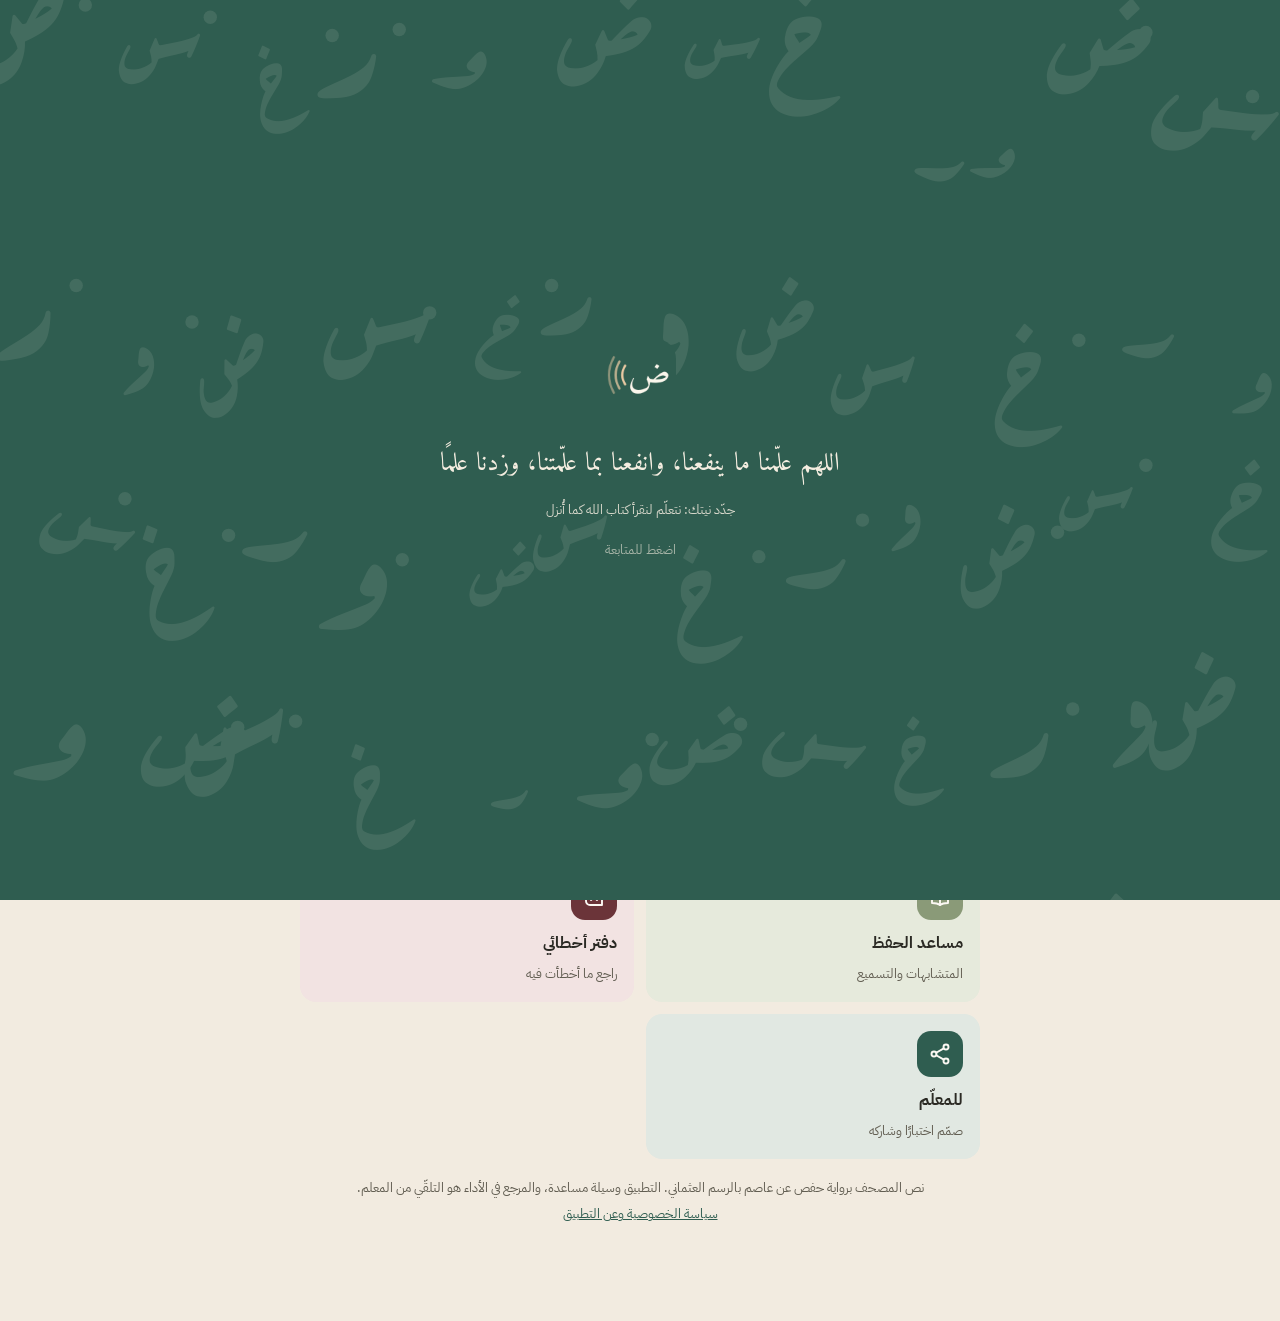
<file: index.html>
<!doctype html>
<html lang="ar" dir="rtl"><head><meta charset="utf-8">
<meta name="viewport" content="width=device-width,initial-scale=1,viewport-fit=cover">
<meta name="theme-color" content="#2F5D50">
<meta name="description" content="تعلّم أحكام التجويد واستعد لامتحانات المستويات باختبارات تفاعلية، مع تحدٍّ يومي ودفتر للأخطاء وقسم إضافي للحفظ. يعمل بلا إنترنت.">
<link rel="manifest" href="manifest.webmanifest">
<link rel="icon" href="icons/icon-192.png">
<link rel="apple-touch-icon" href="icons/icon-192.png">
<link rel="stylesheet" href="fonts/fonts.css">
<link rel="stylesheet" href="assets/rz.css">
<script src="assets/rz.js"></script>
<script src="assets/lessons.js"></script>
<script src="assets/changelog.js"></script>
<script src="assets/tour.js"></script>
<title>رسوخ · تعلّم التجويد</title>
<style>
.hero-top{display:flex;align-items:center;justify-content:space-between;gap:8px}
.foot{font-size:13px;color:var(--muted);text-align:center;display:flex;flex-direction:column;gap:4px}
.dwrap{position:relative}
.dwrap .rz-hero{padding-top:18px}
.frz{position:absolute;top:14px;left:14px;z-index:2;width:40px;height:40px;border-radius:12px;border:none;background:rgba(244,237,224,.16);font-size:20px;line-height:1;cursor:pointer;display:flex;align-items:center;justify-content:center}
.frz.on{background:#DCEBF5;box-shadow:0 0 0 2px #8FC3E6}
.dwrap #streak{margin-inline-end:50px}
.gbar{display:flex;align-items:center;gap:10px;font-size:13px}
.gbar .rz-bar{flex-grow:1;background:rgba(244,237,224,.25)}.gbar .rz-bar i{background:#C9AE8E}
.two{display:grid;grid-template-columns:repeat(2,minmax(0,1fr));gap:10px}
.blk{font:inherit;text-align:start;border-radius:20px;padding:14px 12px;display:flex;flex-direction:column;gap:6px;min-height:186px;cursor:pointer;border:2px solid transparent;transition:transform .15s,border-color .2s}
.blk:active{transform:scale(.98)}
.blk:focus-visible{outline:3px solid var(--accent);outline-offset:2px}
.blk h2{margin:0;font-size:18px;line-height:1.25}
.blk .sm{font-size:12.5px;opacity:.85;line-height:1.5}
.blk.study{background:var(--primary-soft);color:var(--primary)}
.blk.chal{background:linear-gradient(160deg,var(--gold-a),var(--gold-b));color:var(--gold-ink)}
.blk[aria-expanded=true]{border-color:currentColor}
.blk .mini{display:flex;flex-direction:column;gap:6px;margin-top:auto}
.blk .mini span{display:flex;gap:6px;align-items:center;font-size:13px;font-weight:600}
.blk .mini svg{width:18px;height:18px;flex:none}
.blk .teaser{background:var(--gold-card);border-radius:12px;padding:8px;font-size:12.5px;line-height:1.55}
.blk .teaser b{display:block;font-size:12px;color:var(--gold-mark)}
.blk .wh{width:52px;height:52px;align-self:flex-end;margin-top:auto;animation:whspin 9s linear infinite}
@keyframes whspin{to{rotate:360deg}}
.panel[hidden]{display:none}
.rz-h.gold::before{background:var(--gold-mark)!important}
.rz-tile .thumb{width:58px;height:46px;border-radius:12px;object-fit:cover;margin-bottom:6px;background:#fff}
.rz-tile.c-gold{--t:#B98A3E;--t-soft:var(--gold-a);--t-ink:#fff}
.rz-tile .dot{position:absolute;top:10px;left:10px;min-width:22px;height:22px;padding:0 6px;border-radius:11px;background:var(--bad,#B4443A);color:#fff;font-size:12px;display:flex;align-items:center;justify-content:center}
.rz-tile.done>span:first-child{box-shadow:0 0 0 3px var(--good)}
.rz-tile.locked{opacity:.6}
.rz-tile.locked b::after{content:" 🔒";font-size:13px}
.rz-grid .rz-tile{position:relative}
.hd-tools{display:flex;align-items:center;gap:8px}
.shr{width:40px;height:40px;border-radius:12px;border:1px solid var(--line);background:var(--surface);color:var(--primary);display:flex;align-items:center;justify-content:center;cursor:pointer}
.shr svg{width:20px;height:20px}
:root{--gold-a:#F7E6C4;--gold-b:#EBCB93;--gold-ink:#4A3413;--gold-card:rgba(255,255,255,.62);--gold-mark:#8A5F1F}
:root[data-theme=dark]{--gold-a:#3a3020;--gold-b:#4a3a22;--gold-ink:#F1DDB5;--gold-card:rgba(0,0,0,.25);--gold-mark:#E3B868}
@media (prefers-color-scheme:dark){:root[data-theme=auto]{--gold-a:#3a3020;--gold-b:#4a3a22;--gold-ink:#F1DDB5;--gold-card:rgba(0,0,0,.25);--gold-mark:#E3B868}}
@media (prefers-reduced-motion:reduce){.blk .wh{animation:none}}
.resume{border:2px solid var(--ocean)}
.resume .rz-ic{background:var(--ocean-soft)!important;color:var(--ocean)!important}
.rz-grid .rz-tile{min-height:104px}
.ios{display:flex;gap:10px;align-items:flex-start;background:var(--accent-soft);border-radius:var(--r);padding:12px 14px;font-size:14px;line-height:1.7}
.ios button{border:none;background:none;font-size:18px;color:var(--muted);cursor:pointer;padding:0 4px}
</style>
</head><body data-nav="home">
<main class="rz-main">
  <header class="rz-between">
    <div class="rz-greet">
      <span class="logo"><img src="icons/icon-192.png" alt="شعار رسوخ"></span>
      <div style="display:flex;flex-direction:column;min-width:0">
        <h1 class="rz-title" style="line-height:1.35;font-size:19px" id="hello">السلام عليكم</h1>
        <span class="rz-meta">رسوخ · تعلّم التجويد</span>
      </div>
    </div>
    <div class="hd-tools"><button type="button" class="shr" id="shareApp" aria-label="شارك التطبيق" title="شارك التطبيق"><span data-icon="share" style="display:flex"></span></button><a class="rz-lvl" href="progress.html" id="lvl" aria-label="مستواك"></a></div>
  </header>

  <div id="ios" class="ios" hidden><span style="flex-grow:1">ثبّت رسوخ على شاشتك: افتحه في <b>سفاري</b>، اضغط زر المشاركة <b>⬆︎</b> أسفل الشاشة، ثم <b>«إضافة إلى الشاشة الرئيسية»</b>.</span><button type="button" id="iosX" aria-label="إخفاء">×</button></div>

  <div class="dwrap">
    <a class="rz-hero" href="library/#/daily" id="daily" data-pattern="11">
      <div class="hero-top"><span class="rz-meta">تحدّي اليوم</span><span class="rz-badge" id="streak" hidden style="background:#C9AE8E;color:#2E2214"><span data-icon="flame" style="display:flex;width:14px;height:14px"></span><span></span></span></div>
      <b style="font-size:22px" id="dailyT">٥ أسئلة من دروسك</b>
      <div class="gbar"><span id="goalT">هدفك</span><div class="rz-bar"><i id="goalBar"></i></div><span id="goalS"></span></div>
      <div class="hero-top"><span class="rz-meta" id="dailyS">دقيقتان تقريبًا</span><span class="rz-cta" id="dailyB">ابدأ</span></div>
    </a>
    <button type="button" class="frz" id="frz" aria-label="وضع التجميد" title="وضع التجميد">❄️</button>
  </div>

  <a class="rz-list-btn resume" id="resume" hidden href="library/#/resume">
    <span class="rz-ic" data-icon="resume"></span>
    <span class="grow"><b>أكمل اختبارك</b><span class="rz-meta" id="resumeS"></span></span>
    <span data-icon="chev" style="width:20px;height:20px;color:var(--muted);display:flex"></span>
  </a>

  <div class="two" role="group" aria-label="أقسام التطبيق">
    <button type="button" class="blk study" id="bStudy" aria-controls="pStudy" aria-expanded="true">
      <h2>ادرس واختبر</h2><span class="sm">دروس، واختبار لكل باب، وامتحان كامل</span>
      <span class="mini"><span><span data-icon="path"></span>مسار الدروس</span><span><span data-icon="book"></span>مكتبة الاختبارات</span><span><span data-icon="timer"></span>اختبر استعدادك</span></span>
    </button>
    <button type="button" class="blk chal" id="bChal" aria-controls="pChal" aria-expanded="false">
      <h2>ميدان التحدّي</h2>
      <span class="teaser"><b id="tzT">حزيرة اليوم</b><span id="tzS">سؤال جديد كل يوم… هل تحلّه من أول محاولة؟</span></span>
      <svg class="wh" viewBox="0 0 100 100" aria-hidden="true"><circle cx="50" cy="50" r="48" fill="#fff"/><path d="M50 50 L50.0 6.0 A44 44 0 0 1 88.1 28.0Z" fill="#2F5D50"/><path d="M50 50 L88.1 28.0 A44 44 0 0 1 88.1 72.0Z" fill="#C9AE8E"/><path d="M50 50 L88.1 72.0 A44 44 0 0 1 50.0 94.0Z" fill="#4E6E73"/><path d="M50 50 L50.0 94.0 A44 44 0 0 1 11.9 72.0Z" fill="#B98A3E"/><path d="M50 50 L11.9 72.0 A44 44 0 0 1 11.9 28.0Z" fill="#6B3439"/><path d="M50 50 L11.9 28.0 A44 44 0 0 1 50.0 6.0Z" fill="#8A9A78"/><circle cx="50" cy="50" r="9" fill="#fff" stroke="#4A3413" stroke-width="3"/></svg>
    </button>
  </div>

  <section class="panel" id="pStudy">
    <h2 class="rz-h">ادرس واختبر</h2>
    <nav class="rz-grid" aria-label="ادرس واختبر">
      <a class="rz-tile c-wine" href="library/#/path"><span data-icon="path"></span><b>مسار الدروس</b><span class="rz-meta">درسًا بعد درس</span></a>
      <a class="rz-tile c-green" href="library/"><span data-icon="book"></span><b>مكتبة الاختبارات</b><span class="rz-meta">اختبار لكل باب</span></a>
      <a class="rz-tile c-ocean" href="makharij/"><img class="thumb" src="assets/makharij-thumb.webp" alt=""><b>كيف يخرج الحرف؟</b><span class="rz-meta">المخارج بالصوت والصورة</span></a>
      <a class="rz-tile c-sand" href="library/#/exam"><span data-icon="timer"></span><b>اختبر استعدادك</b><span class="rz-meta">امتحان كامل من ١٠٠</span></a>
      <a class="rz-tile c-sage" href="hifz/" id="hifzT"><span data-icon="hifz"></span><b>مساعد الحفظ</b><span class="rz-meta">المتشابهات والتسميع</span></a>
      <a class="rz-tile c-wine" href="library/#/mistakes" id="mist"><span data-icon="mistake"></span><b>دفتر أخطائي</b><span class="rz-meta">راجع ما أخطأت فيه</span></a>
      <a class="rz-tile c-green" href="library/#/share"><span data-icon="share"></span><b>للمعلّم</b><span class="rz-meta">صمّم اختبارًا وشاركه</span></a>
    </nav>
  </section>

  <section class="panel" id="pChal" hidden>
    <h2 class="rz-h gold">ميدان التحدّي</h2>
    <nav class="rz-grid" aria-label="ميدان التحدّي">
      <a class="rz-tile c-gold" href="library/#/riddle" id="riddle"><span data-icon="question"></span><b>حزيرة اليوم</b><span class="rz-meta">سؤال جديد كل يوم</span></a>
      <a class="rz-tile c-green" href="library/#/wheel"><span data-icon="wheel"></span><b>دولاب التجويد</b><span class="rz-meta">أدِره واختبر نفسك</span></a>
      <a class="rz-tile c-wine" href="library/#/duel"><span data-icon="duel"></span><b>تحدَّ صديقًا</b><span class="rz-meta">العب ثم أرسل له التحدّي</span></a>
      <a class="rz-tile c-ocean" href="games/sukkan.html" data-need="l2c1"><span data-icon="tower"></span><b>أرجع السكان</b><span class="rz-meta">رتّب الحروف في طوابقها</span></a>
      <a class="rz-tile c-sand" href="games/sifni.html" data-need="l2c2"><span data-icon="traits"></span><b>أوصفني</b><span class="rz-meta">صفات كل حرف</span></a>
      <a class="rz-tile c-sage" href="library/#/who" data-need="l2c2"><span data-icon="who"></span><b>من أنا؟</b><span class="rz-meta">خمّن الحرف من صفاته</span></a>
    </nav>
  </section>

  <footer class="foot">
    <span>نص المصحف برواية حفص عن عاصم بالرسم العثماني. التطبيق وسيلة مساعدة، والمرجع في الأداء هو التلقّي من المعلم.</span>
    <a href="privacy.html">سياسة الخصوصية وعن التطبيق</a>
  </footer>
</main>
<script>
(function(){
  const AR = RZ.AR, st = RZ.settings(), $ = id => document.getElementById(id);
  function paint(){
    const s = RZ.settings();
    $('hello').textContent = s.name ? 'السلام عليكم يا ' + s.name : 'السلام عليكم';
    const L = RZ.level();
    $('lvl').innerHTML = `<span class="rz-medal m-${L.cls}">${AR(L.step)}</span>${L.name}`;
    // daily goal (slim bar inside the daily card)
    const G = RZ.goal(), x = RZ.dayLog().x, f = Math.min(1, x / G.x);
    $('goalBar').style.width = Math.round(f * 100) + '%';
    $('goalT').textContent = f >= 1 ? 'حقّقت هدفك ✓' : 'هدفك';
    $('goalS').textContent = AR(Math.min(x, G.x)) + '/' + AR(G.x);
    // streak + freeze
    const k = RZ.streak(), b = $('streak');
    b.hidden = !k.count; if(k.count) b.lastElementChild.textContent = RZ.count(k.count, RZ.DAY_FORMS);
    $('frz').classList.toggle('on', !!k.vac);
    $('frz').setAttribute('aria-label', k.vac ? 'السلسلة مجمّدة حتى ' + RZ.dateAR(k.vac.to) : 'وضع التجميد');
    const last = RZ_TOUR.lastKey();
    $('dailyS').textContent = last ? 'حتى: ' + RZ_TOUR.lessonName(last) : 'من دروس المستوى الأول';
    if(RZ.ls.get('rz-daily-done', '') === RZ.today()){ $('dailyT').textContent = 'أتممت تحدّي اليوم'; $('dailyS').textContent = 'عُد غدًا لتحافظ على سلسلتك'; $('dailyB').textContent = 'مرة أخرى'; }
    else if(k.vac){ $('dailyS').textContent = '❄️ مجمّدة حتى ' + RZ.dateAR(k.vac.to); }
    // resume
    const R = RZ.ls.get('rz-resume', null);
    if(R && R.qs && R.i < R.qs.length && Date.now() - R.at < 7 * 864e5){ $('resume').hidden = false; $('resumeS').textContent = (R.title || 'اختبار') + ' · ' + AR(R.i) + ' من ' + AR(R.qs.length); }
    // badges on the tiles
    const dot = (el, n) => { let d = el.querySelector('.dot'); if(!n){ if(d) d.remove(); return; } if(!d){ d = document.createElement('span'); d.className = 'dot'; el.append(d); } d.textContent = AR(n); };
    const rd = RZ.ls.get('rz-riddle', {}), solved = rd.day === RZ.today();
    $('riddle').classList.toggle('done', solved);
    $('tzT').textContent = solved ? 'حزيرة اليوم ✓' : 'حزيرة اليوم';
    $('tzS').textContent = solved ? (rd.ok ? 'حللتها اليوم! جرّب الدولاب أو تحدَّ صديقًا.' : 'عُد غدًا لحزيرة جديدة، أو أدِر الدولاب.') : 'سؤال جديد كل يوم… هل تحلّه من أول محاولة؟';
    dot($('mist'), RZ.mistakesDue());
    const hz = RZ.hifzToday(), left = hz.list.filter(n => !(hz.h.today.done || []).includes(n));
    dot($('hifzT'), left.length); $('hifzT').href = left.length ? 'hifz/#review' : 'hifz/';
    // games that open when the learner reaches their chapter
    const reached = RZ.reachedChapters();
    document.querySelectorAll('[data-need]').forEach(a => { const ok = reached.includes(a.dataset.need), meta = a.querySelector('.rz-meta');
      if(!a.dataset.m) a.dataset.m = meta.textContent;
      a.classList.toggle('locked', !ok); meta.textContent = ok ? a.dataset.m : 'تُفتح بعد ' + (a.dataset.need === 'l2c1' ? 'باب المخارج' : 'باب الصفات'); });
  }
  paint();
  // the two blocks: «ادرس واختبر» and «ميدان التحدّي»; remember the last one opened
  const openP = k => { const st2 = k === 'chal'; $('bStudy').setAttribute('aria-expanded', String(!st2)); $('bChal').setAttribute('aria-expanded', String(st2)); $('pStudy').hidden = st2; $('pChal').hidden = !st2; RZ.ls.set('rz-home-panel', k); };
  openP(RZ.ls.get('rz-home-panel', 'study'));
  $('bStudy').addEventListener('click', () => { openP('study'); $('pStudy').scrollIntoView({ behavior:'smooth', block:'start' }); });
  $('bChal').addEventListener('click', () => { openP('chal'); $('pChal').scrollIntoView({ behavior:'smooth', block:'start' }); });
  document.querySelectorAll('[data-need]').forEach(a => a.addEventListener('click', e => { if(a.classList.contains('locked')){ e.preventDefault(); RZ.toast('هذه اللعبة ' + a.querySelector('.rz-meta').textContent + '. اختر الدرس الذي وصلت إليه من الإعدادات.'); } }));
  $('shareApp').addEventListener('click', () => RZ.shareApp());
  // first run tour, or "what's new" after an update
  const ver = (window.RZ_CHANGES && RZ_CHANGES[0].v) || '';
  if(!RZ.ls.get('rz-onboarded', 0) || location.hash === '#tour'){
    // users who already used the app before the tour existed skip straight to "what's new"
    const veteran = !RZ.ls.get('rz-onboarded', 0) && (RZ.ls.get('rz-streak', null) || RZ.ls.get('tajweed-library-v1', null)) && location.hash !== '#tour';
    if(veteran){ RZ.ls.set('rz-onboarded', 1); }
    else { history.replaceState(null, '', location.pathname); RZ_TOUR.open(paint); }
  }
  if(RZ.ls.get('rz-onboarded', 0) && RZ.ls.get('rz-seen-ver', '') !== ver && window.RZ_CHANGES){
    RZ.ls.set('rz-seen-ver', ver);
    RZ.sheet((box, close) => {
      box.innerHTML = `<b style="font-size:22px">ما الجديد في رسوخ</b><span class="rz-meta">الإصدار ${RZ_CHANGES[0].v} · ${RZ_CHANGES[0].d.replace(/\d/g, d => '٠١٢٣٤٥٦٧٨٩'[d])}</span><ul style="margin:0;padding-inline-start:20px;display:flex;flex-direction:column;gap:6px">${RZ_CHANGES[0].items.map(t => '<li>' + t + '</li>').join('')}</ul>`;
      const b = document.createElement('button'); b.type = 'button'; b.className = 'rz-btn pri block'; b.textContent = 'تمام'; b.addEventListener('click', close); box.append(b);
      if(!st.name){ const t = document.createElement('a'); t.href = 'settings.html#name'; t.className = 'rz-link'; t.style.textAlign = 'center'; t.textContent = 'أضف اسمك ليظهر في التحية'; box.append(t); }
    });
  }
  // ❄️ freeze sheet
  $('frz').addEventListener('click', () => RZ.sheet((box, close) => {
    const draw = () => {
      const v = RZ.streak().vac;
      box.innerHTML = `<b style="font-size:20px">❄️ وضع التجميد</b><span class="rz-meta">جمّد سلسلتك أيامًا لسفر أو مرض، فلا تنقطع.</span>`;
      if(v){
        box.insertAdjacentHTML('beforeend', `<span class="rz-badge plain" style="align-self:flex-start">مجمّدة حتى ${RZ.dateAR(v.to)}</span>`);
        const e = document.createElement('button'); e.type = 'button'; e.className = 'rz-btn block'; e.textContent = 'إنهاء التجميد';
        e.addEventListener('click', () => { RZ.setVacation(0); RZ.toast('عادت سلسلتك إلى العمل'); paint(); draw(); }); box.append(e); return;
      }
      const sel = document.createElement('select'); sel.className = 'rz-select'; sel.setAttribute('aria-label', 'مدة التجميد');
      sel.innerHTML = [1,2,3,4,5,6,7,8,9,10].map(n => `<option value="${n}"${n === 3 ? ' selected' : ''}>${RZ.count(n, RZ.DAY_FORMS)}</option>`).join('');
      const go = document.createElement('button'); go.type = 'button'; go.className = 'rz-btn pri block'; go.textContent = 'فعّل التجميد';
      go.addEventListener('click', () => { RZ.setVacation(+sel.value); RZ.toast('جُمّدت سلسلتك ❄️'); paint(); close(); });
      box.append(sel, go);
    };
    draw();
  }));
  // iPhone / iPad: "Add to Home Screen" hint (Safari has no install prompt)
  const iOS = /iPhone|iPad|iPod/.test(navigator.userAgent) || (navigator.platform === 'MacIntel' && navigator.maxTouchPoints > 1);
  if(iOS && !navigator.standalone && !matchMedia('(display-mode: standalone)').matches && !RZ.ls.get('rz-ios-hint', 0)){
    $('ios').hidden = false; $('iosX').addEventListener('click', () => { $('ios').hidden = true; RZ.ls.set('rz-ios-hint', 1); });
  }
  // closing du'a: the first "back" on the home screen shows it; a second "back" leaves the app
  if(st.dua && history.pushState){
    history.replaceState({ rzRoot:1 }, ''); history.pushState({ rzTrap:1 }, '');
    addEventListener('popstate', e => {
      if(!(e.state && e.state.rzRoot)) return;
      let stay = false;
      const close = RZ.sheet((box, cl) => {
        box.innerHTML = `<b>دعاء كفارة المجلس</b><div style="font-family:var(--f-q);font-size:24px;line-height:2;text-align:center">${RZ.DUA_CLOSE}</div><span class="rz-meta" style="text-align:center">اضغط «رجوع» مرة أخرى للخروج</span>`;
        const b = document.createElement('button'); b.type = 'button'; b.className = 'rz-btn block'; b.textContent = 'البقاء في التطبيق';
        b.addEventListener('click', () => { stay = true; cl(); history.pushState({ rzTrap:1 }, ''); }); box.append(b);
      });
    });
  }
  addEventListener('pageshow', e => { if(e.persisted) location.reload(); });
})();
</script>
</body></html>
</file>
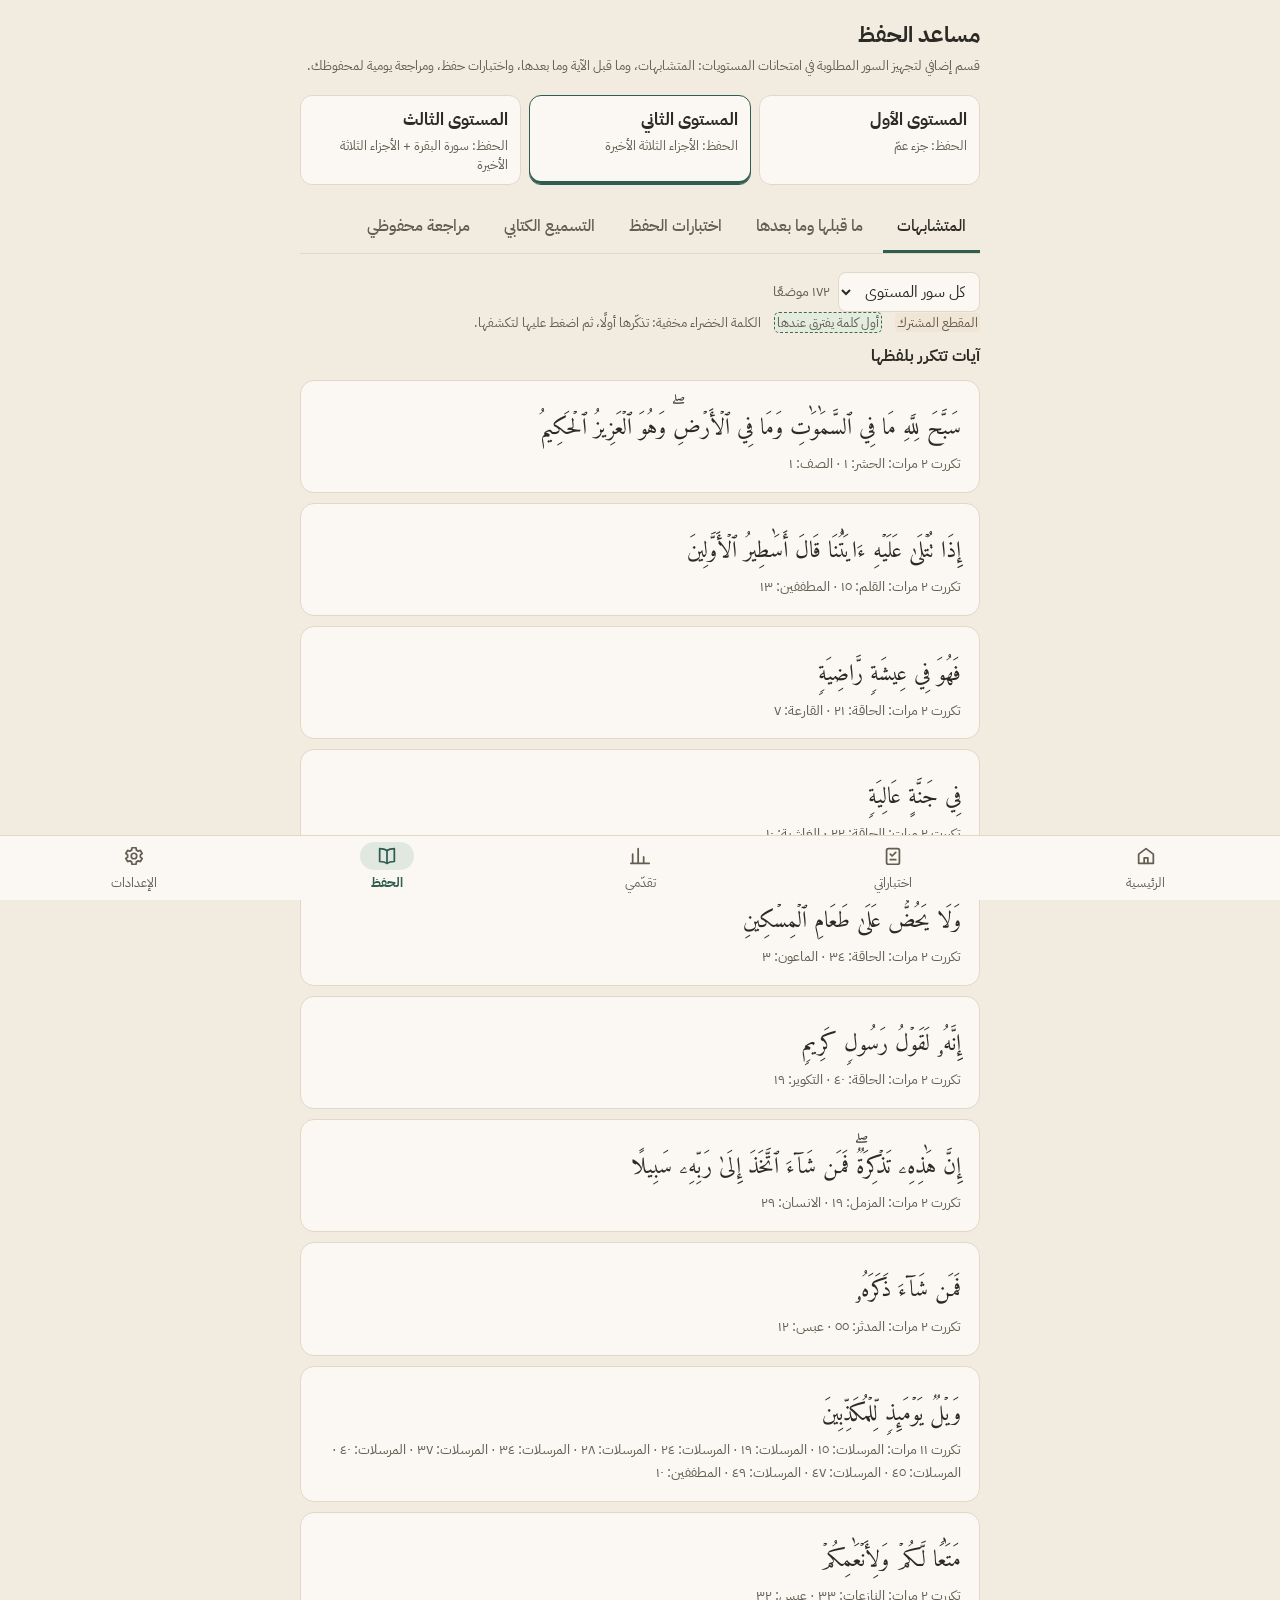
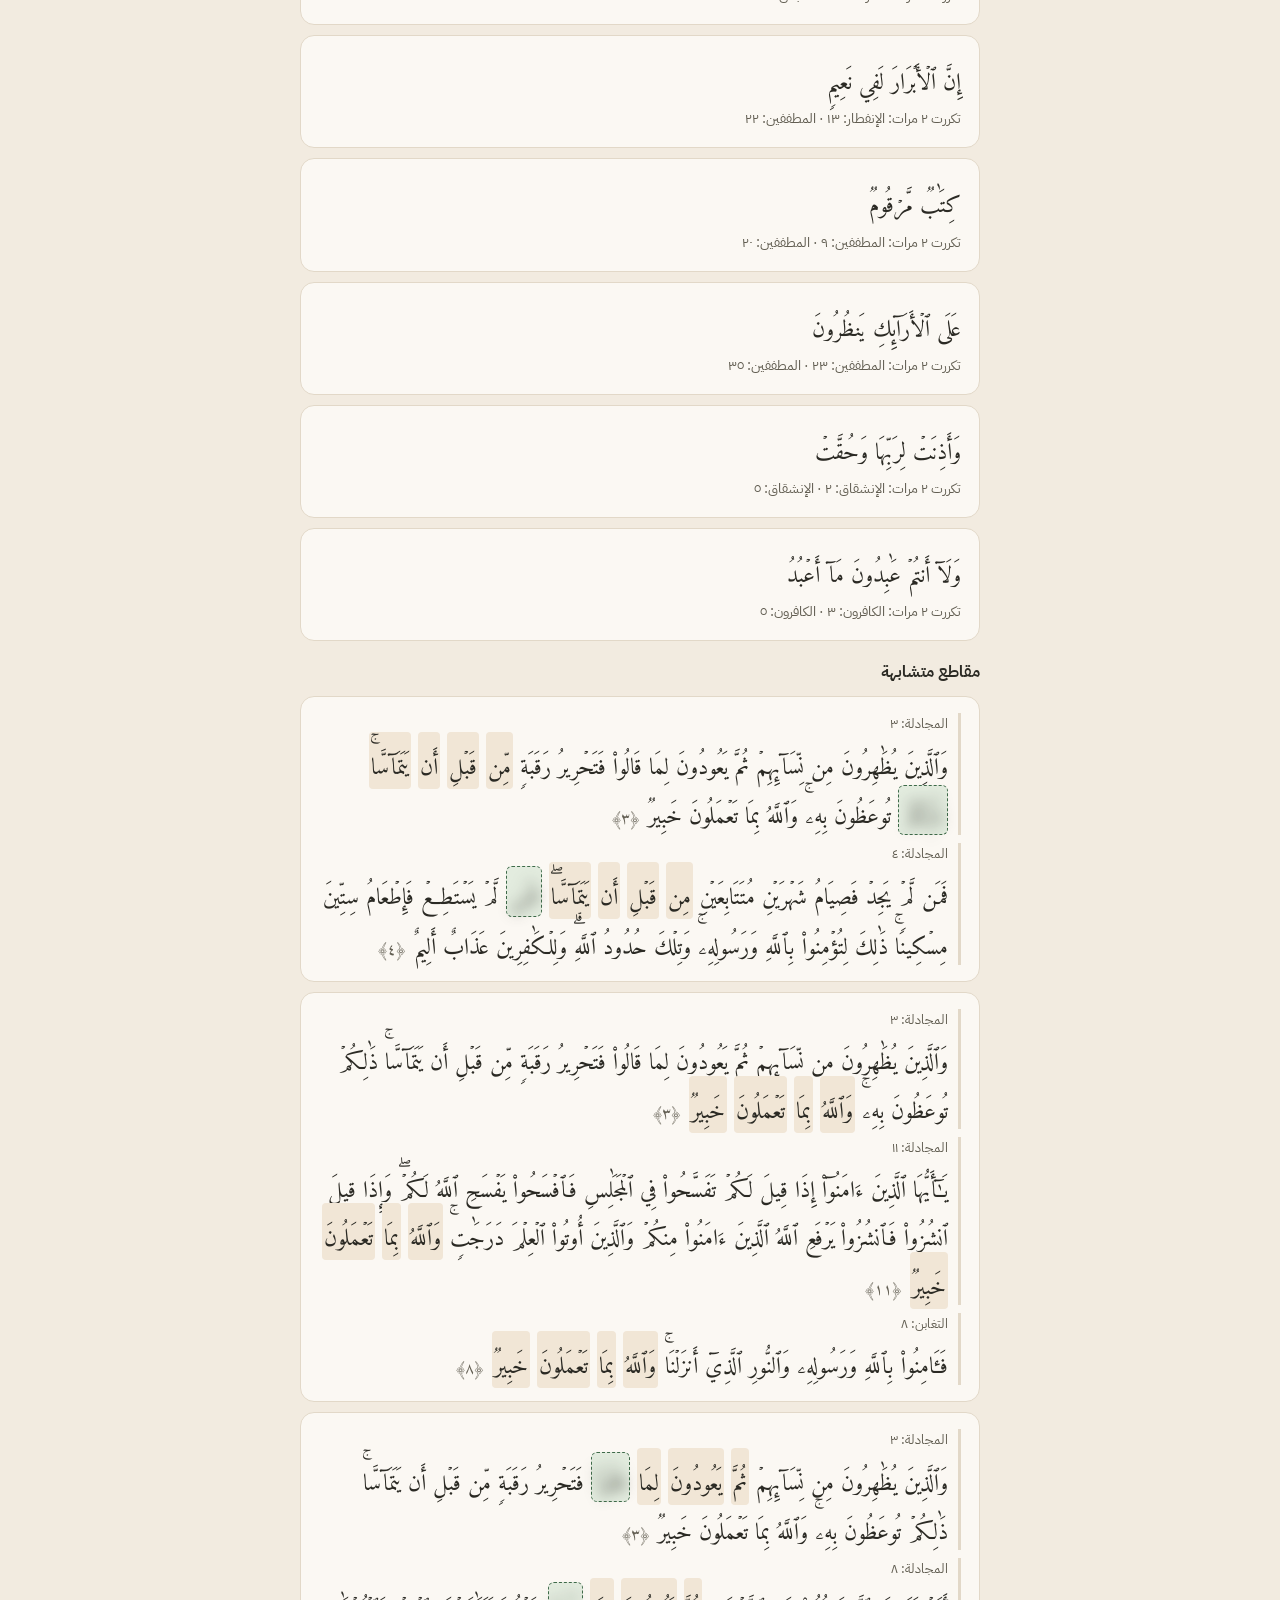
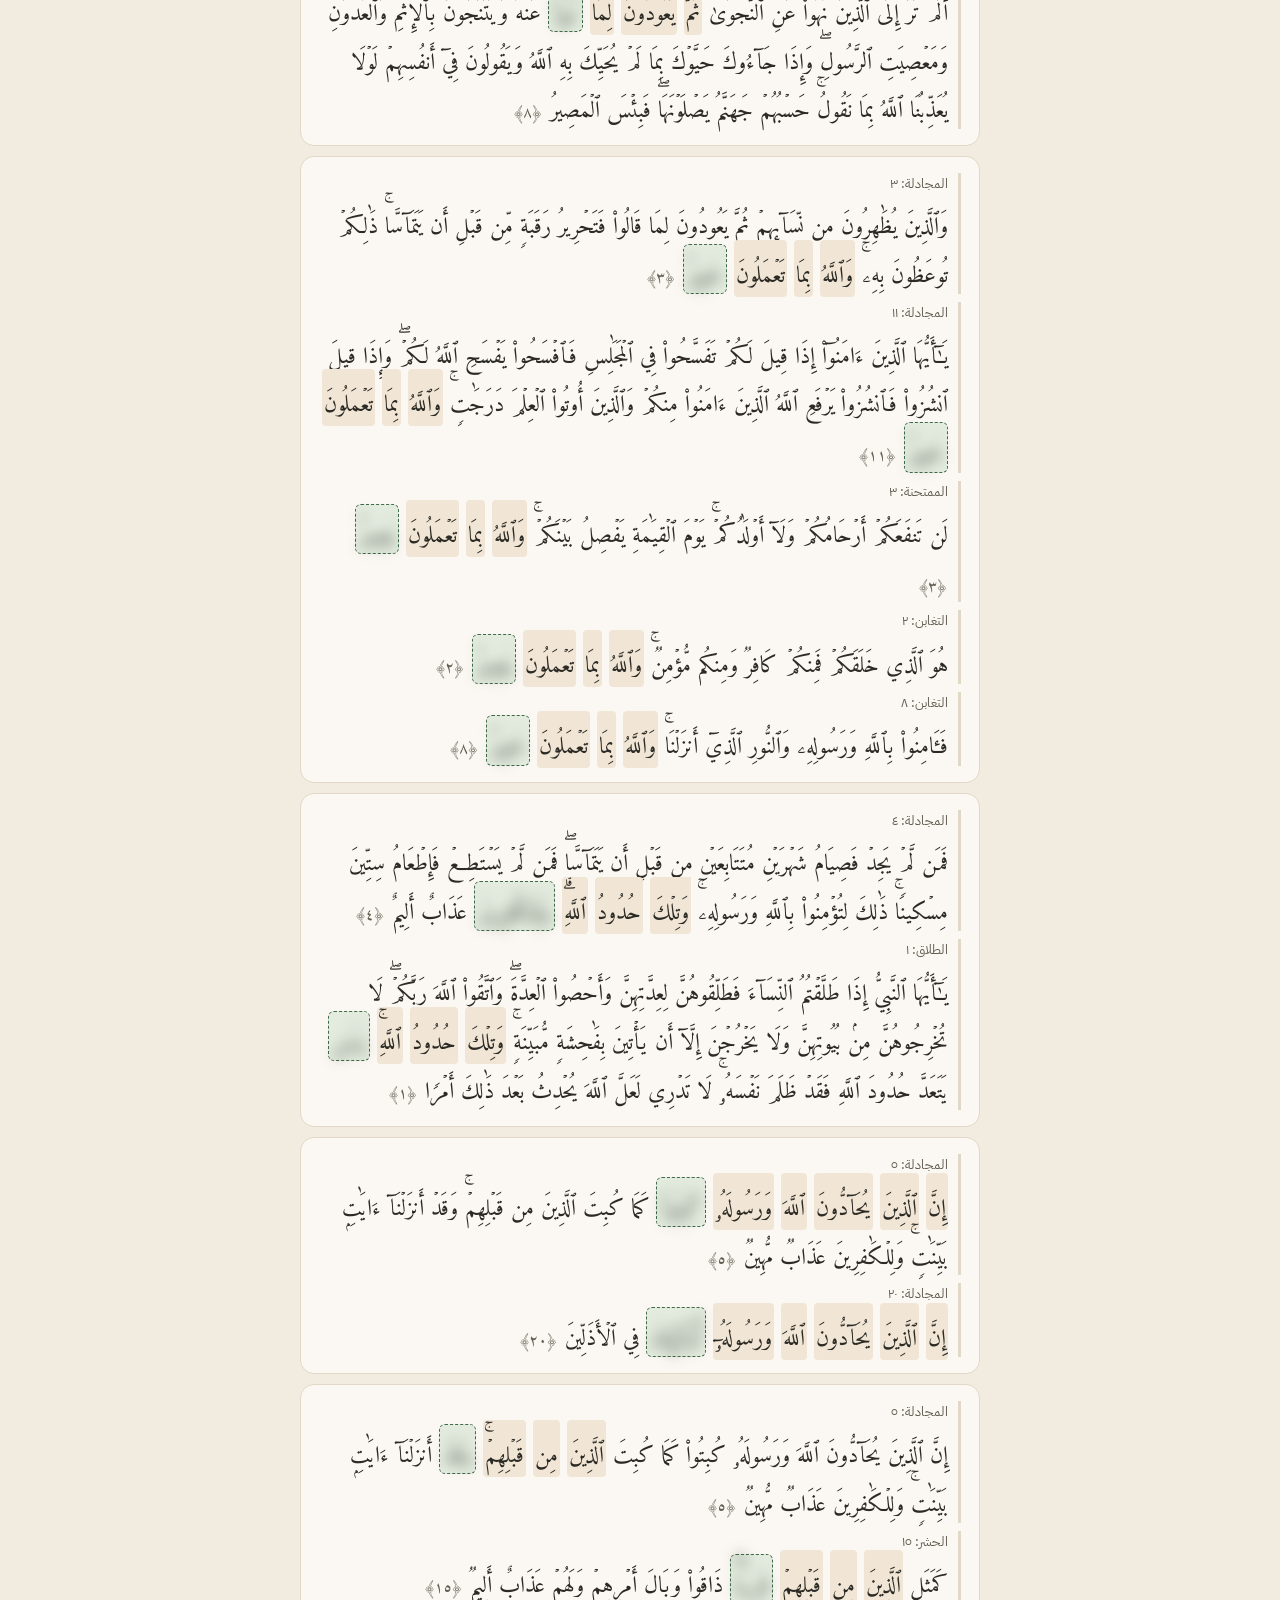
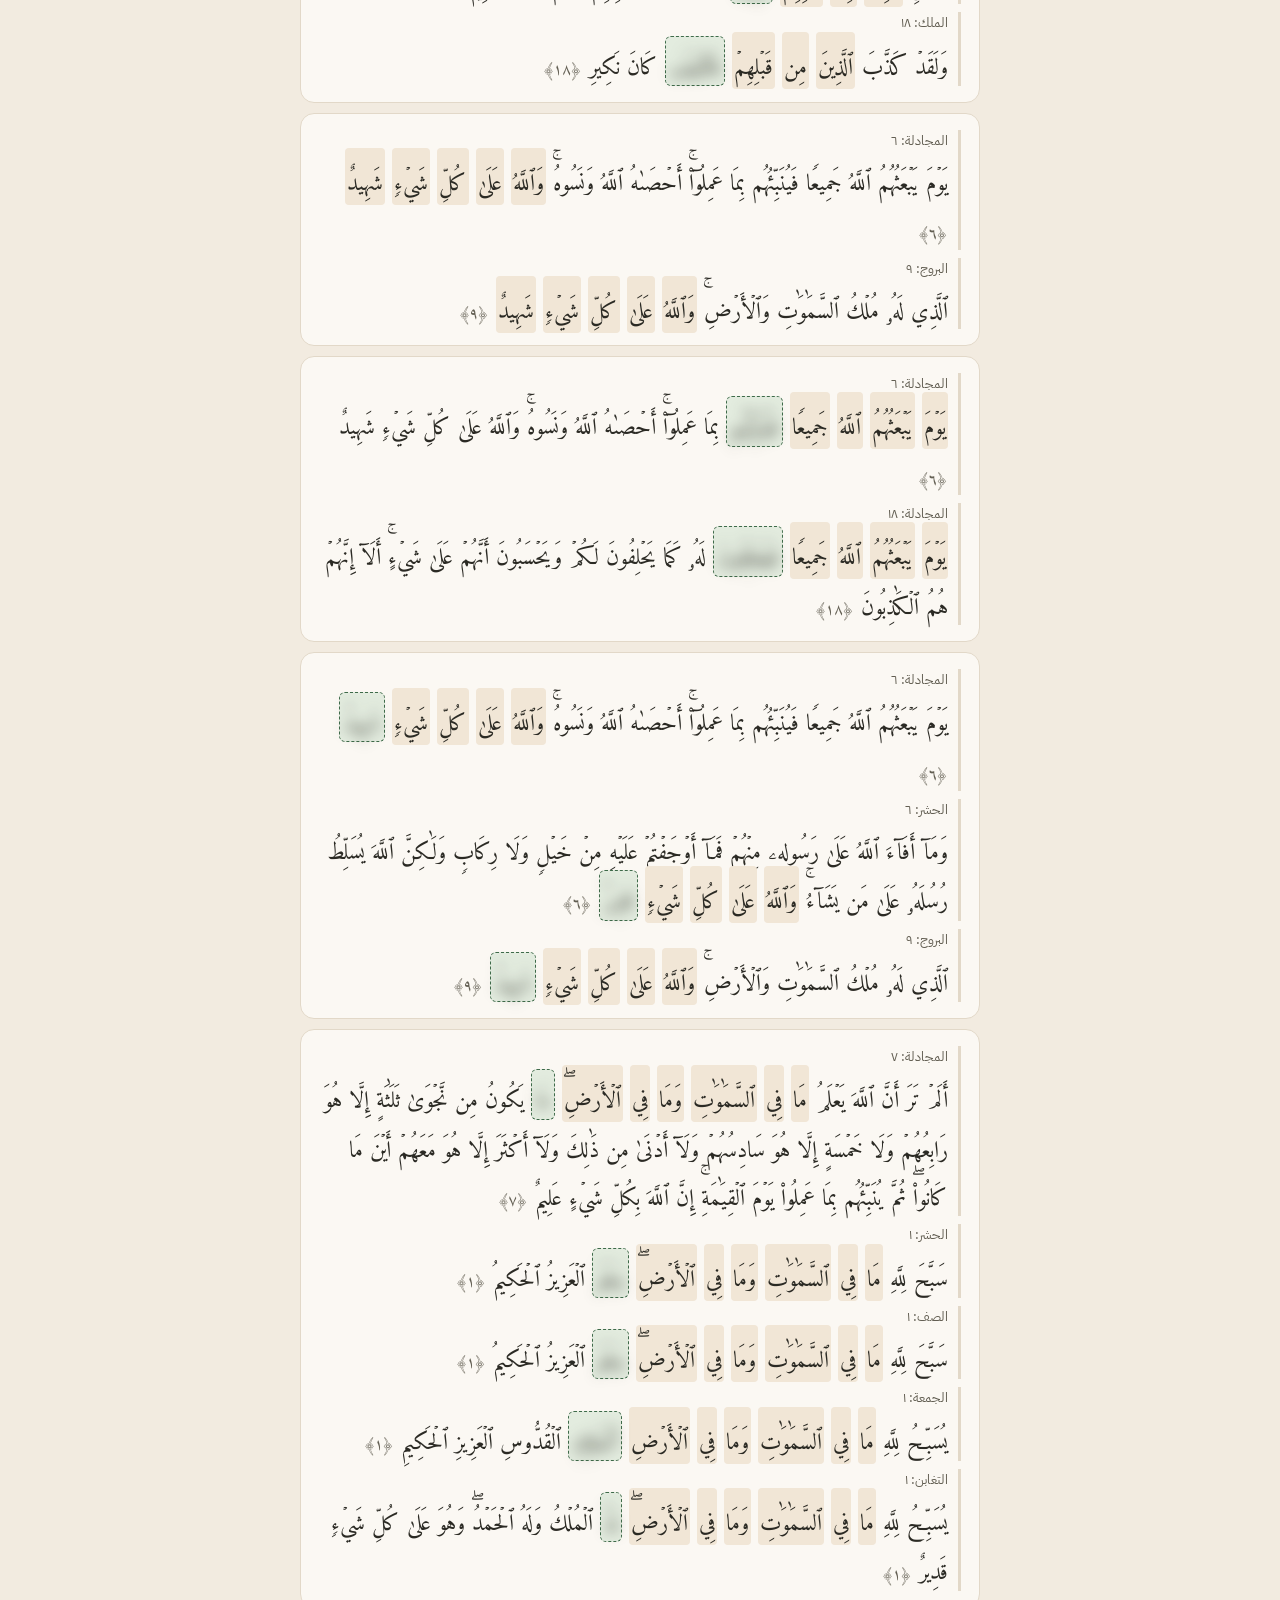
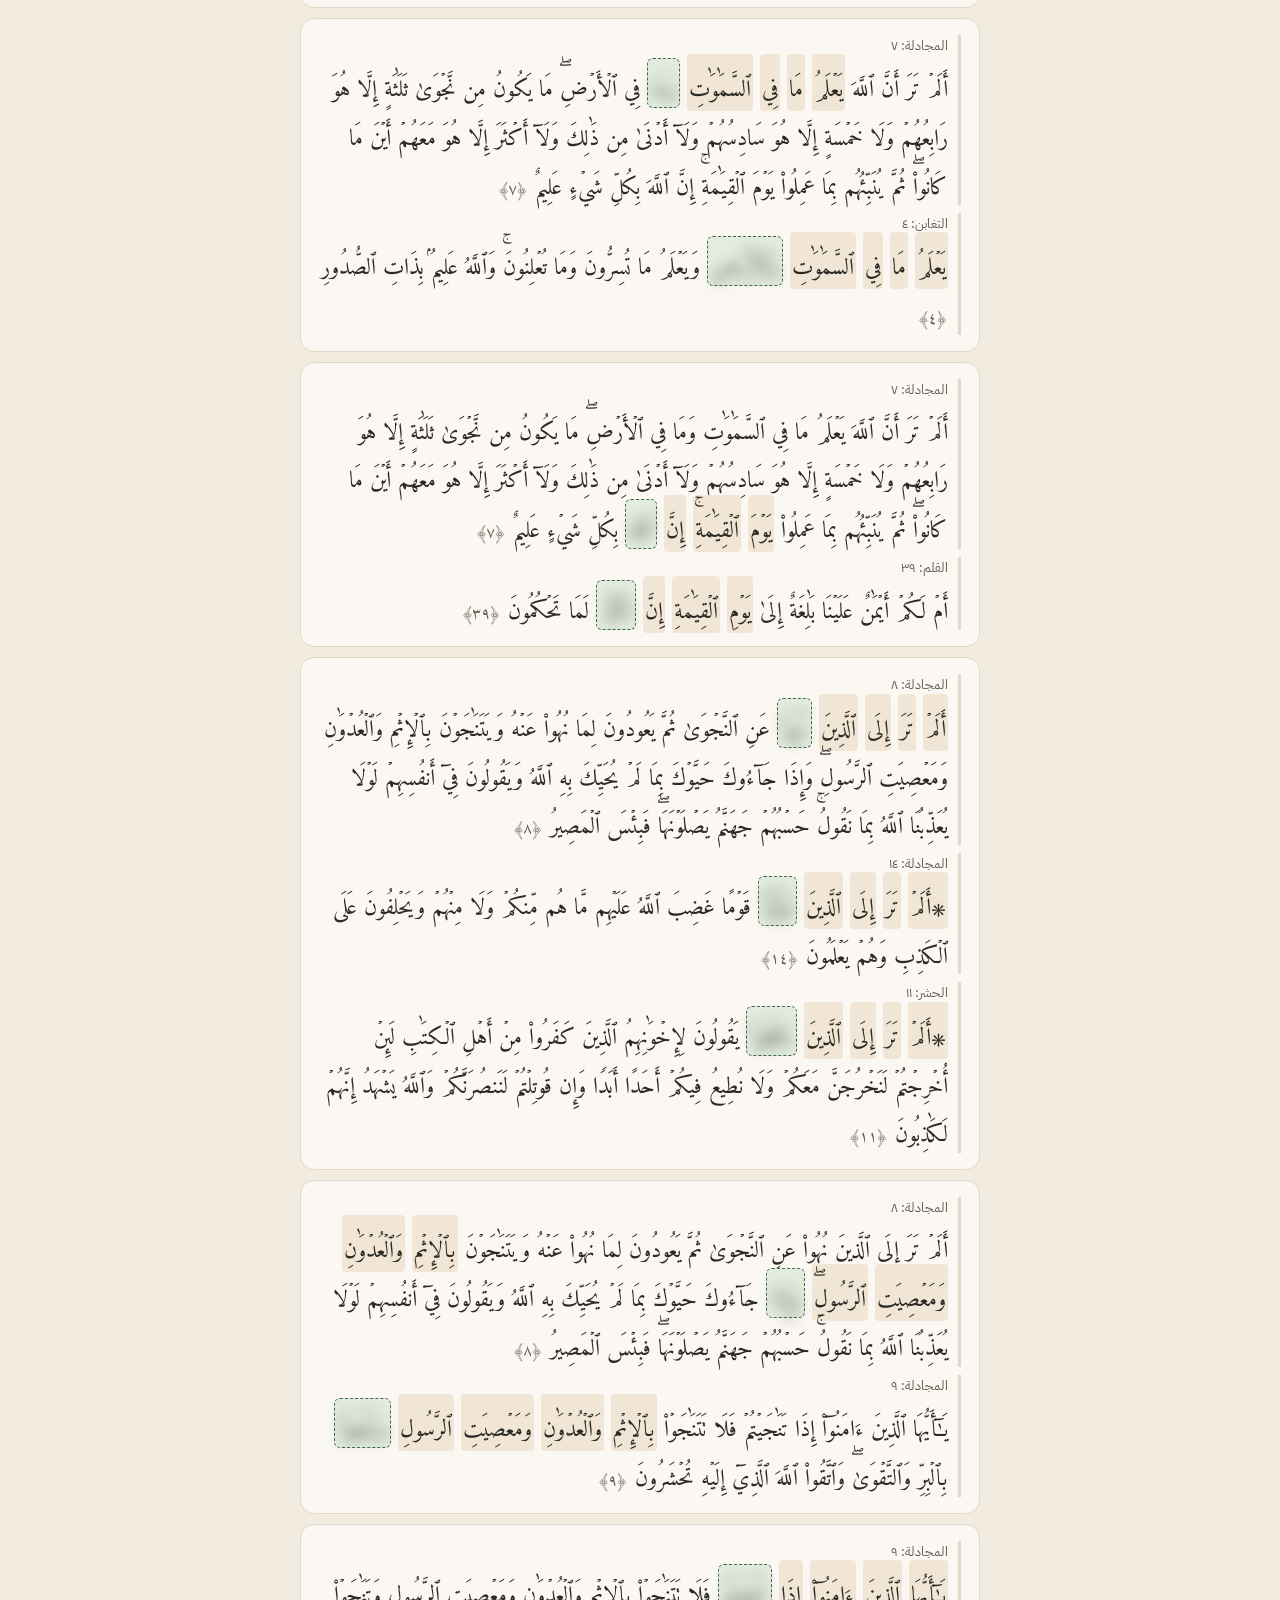
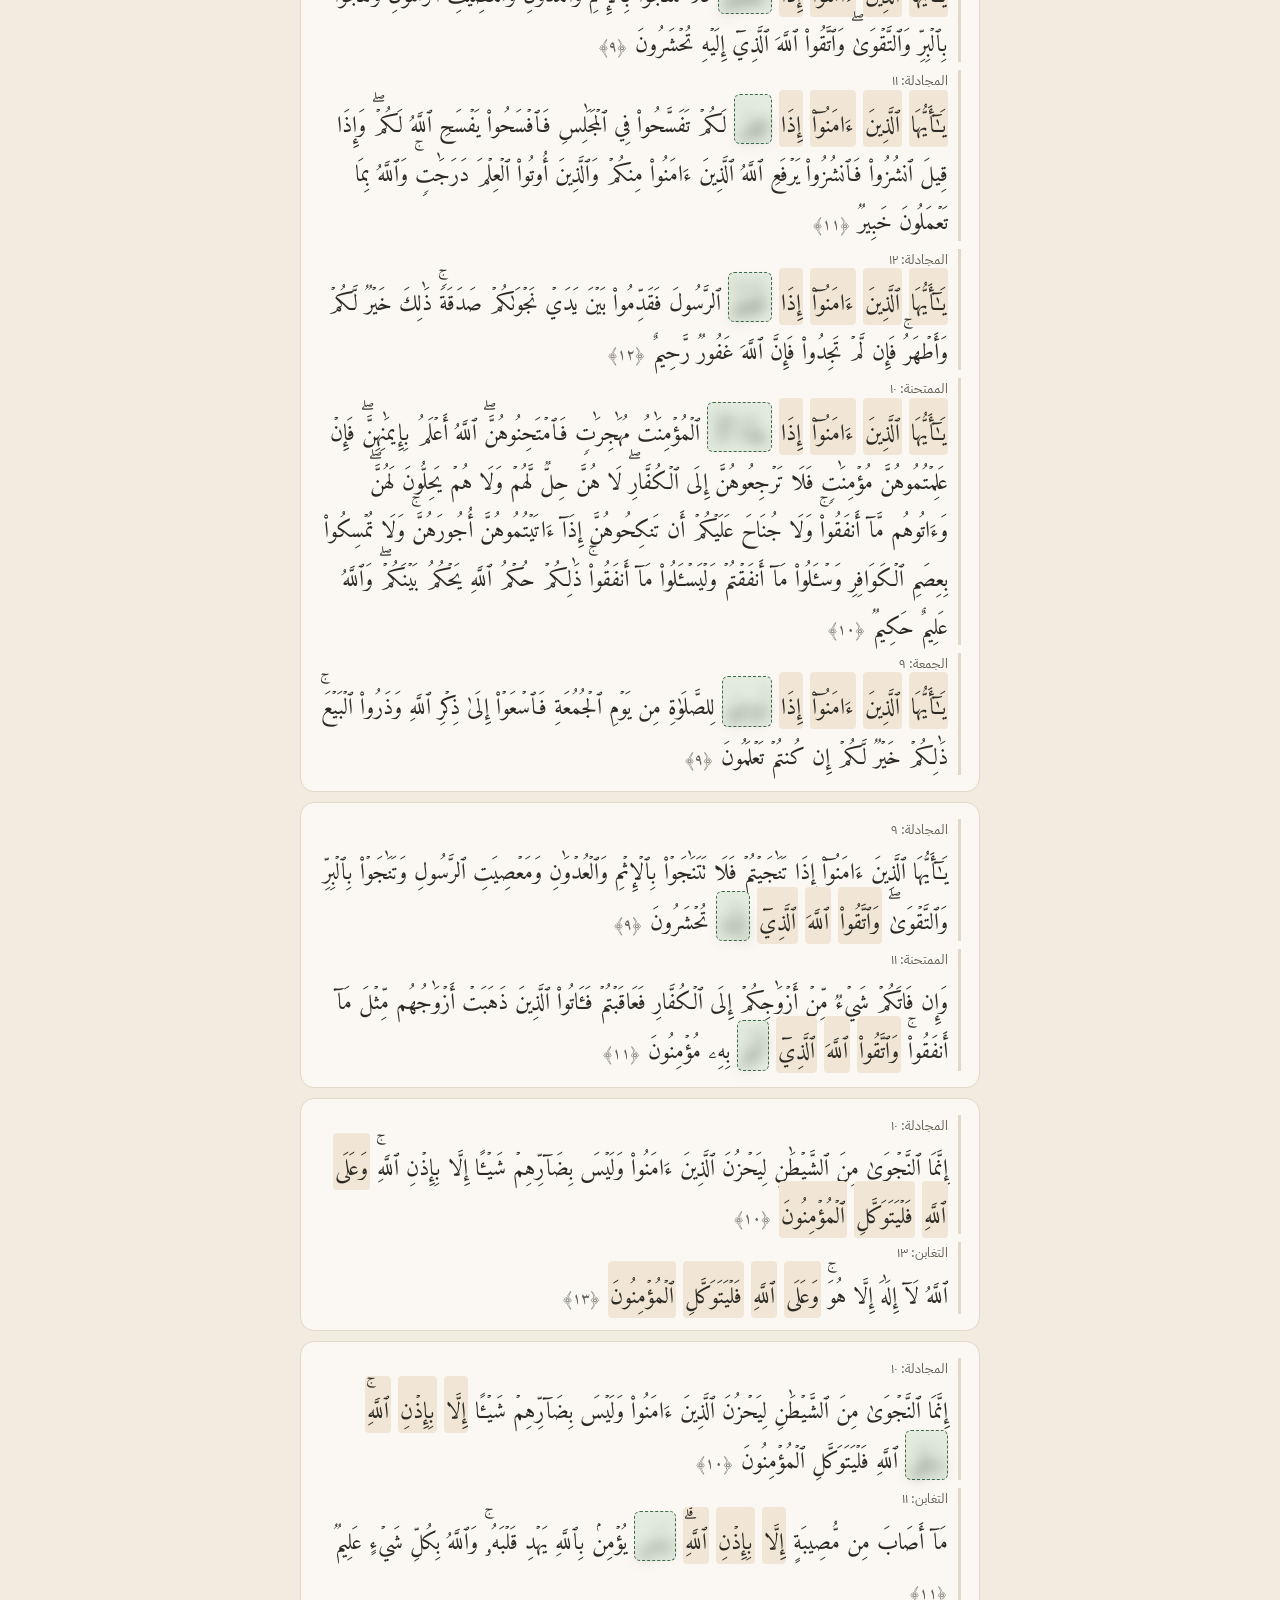
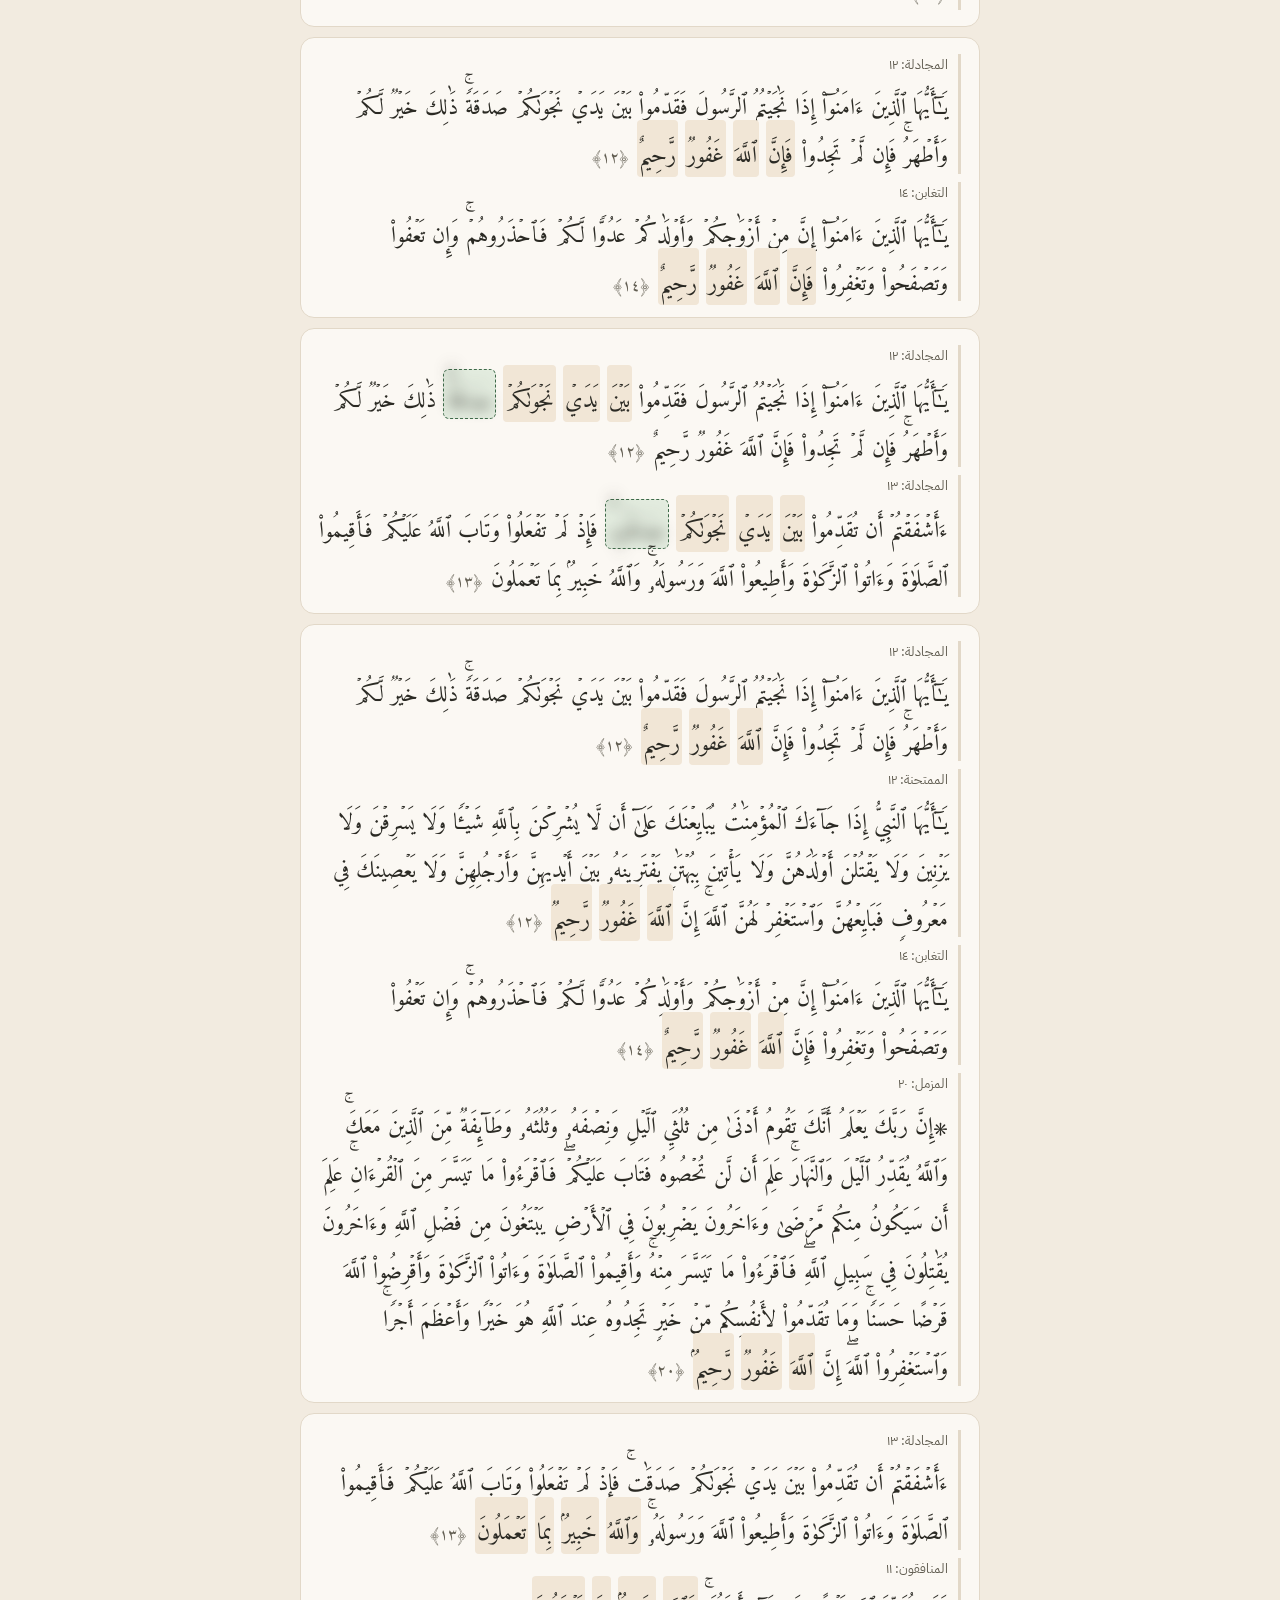
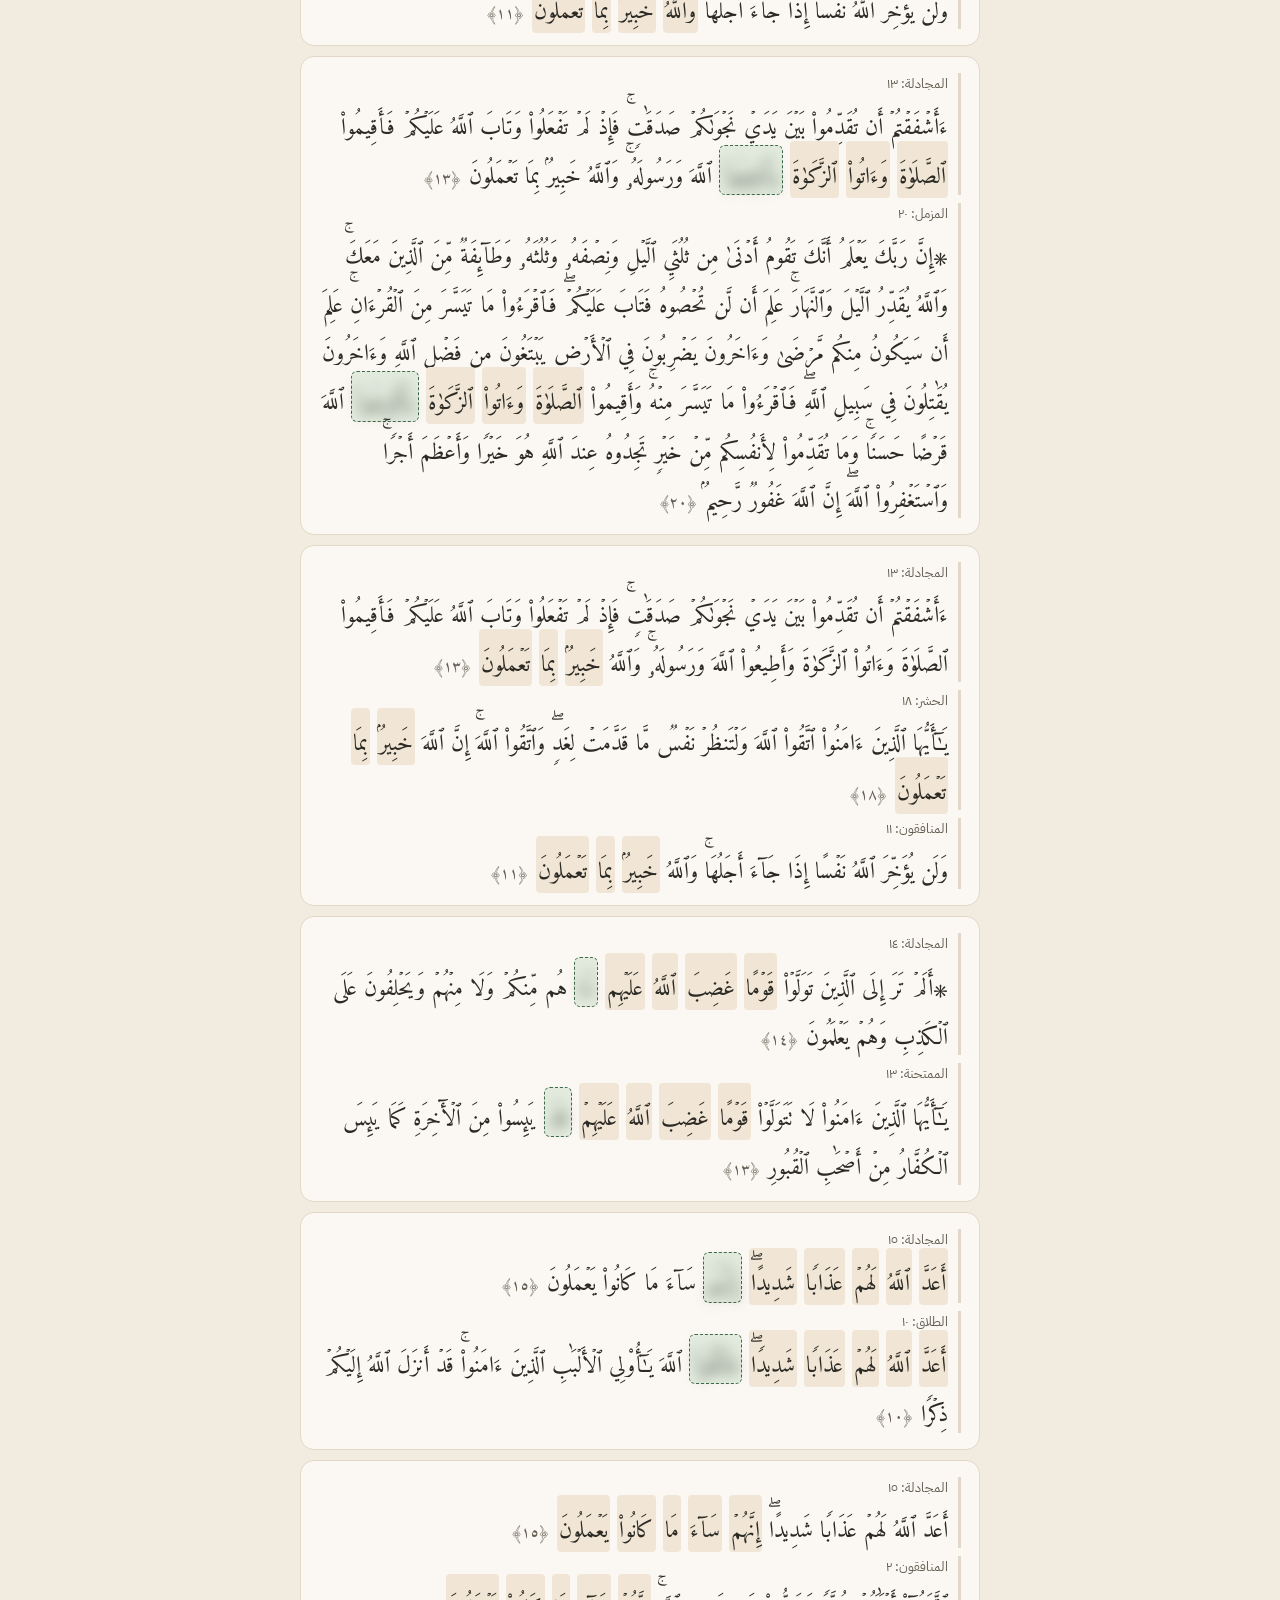
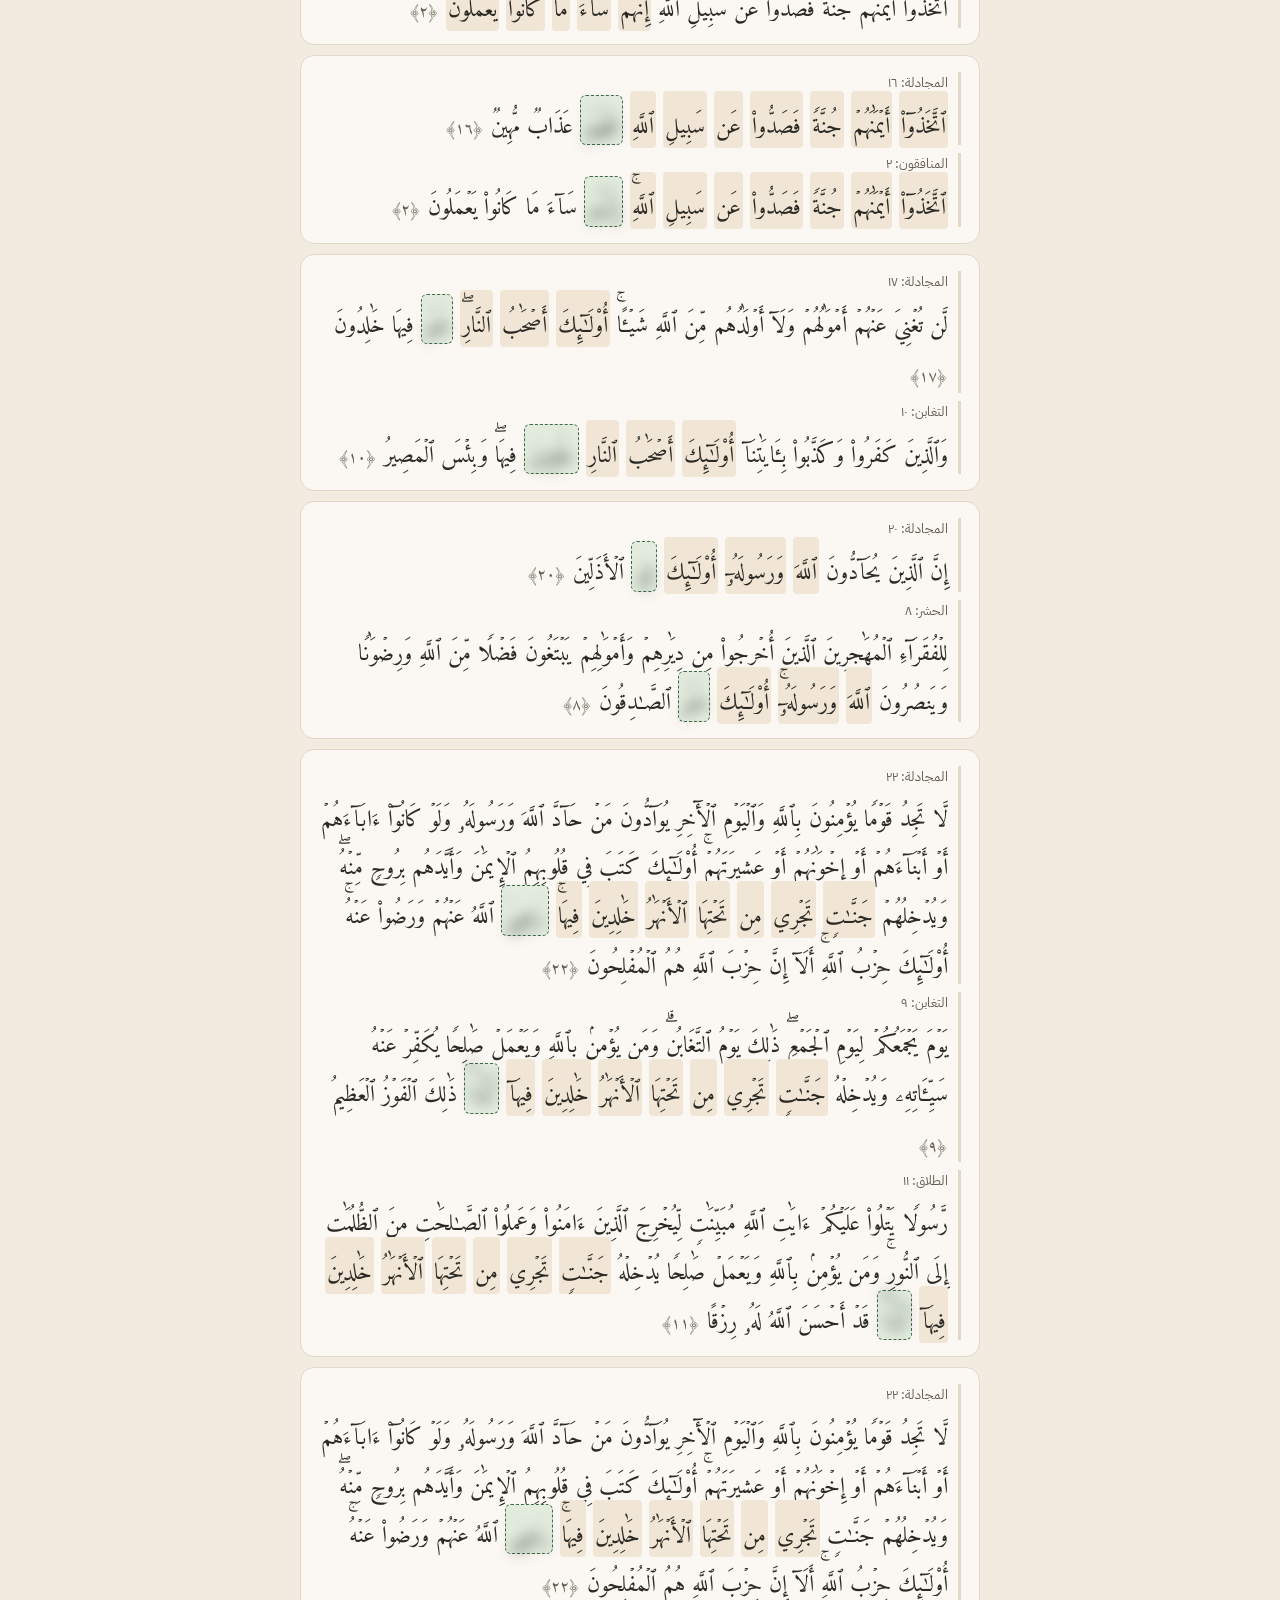
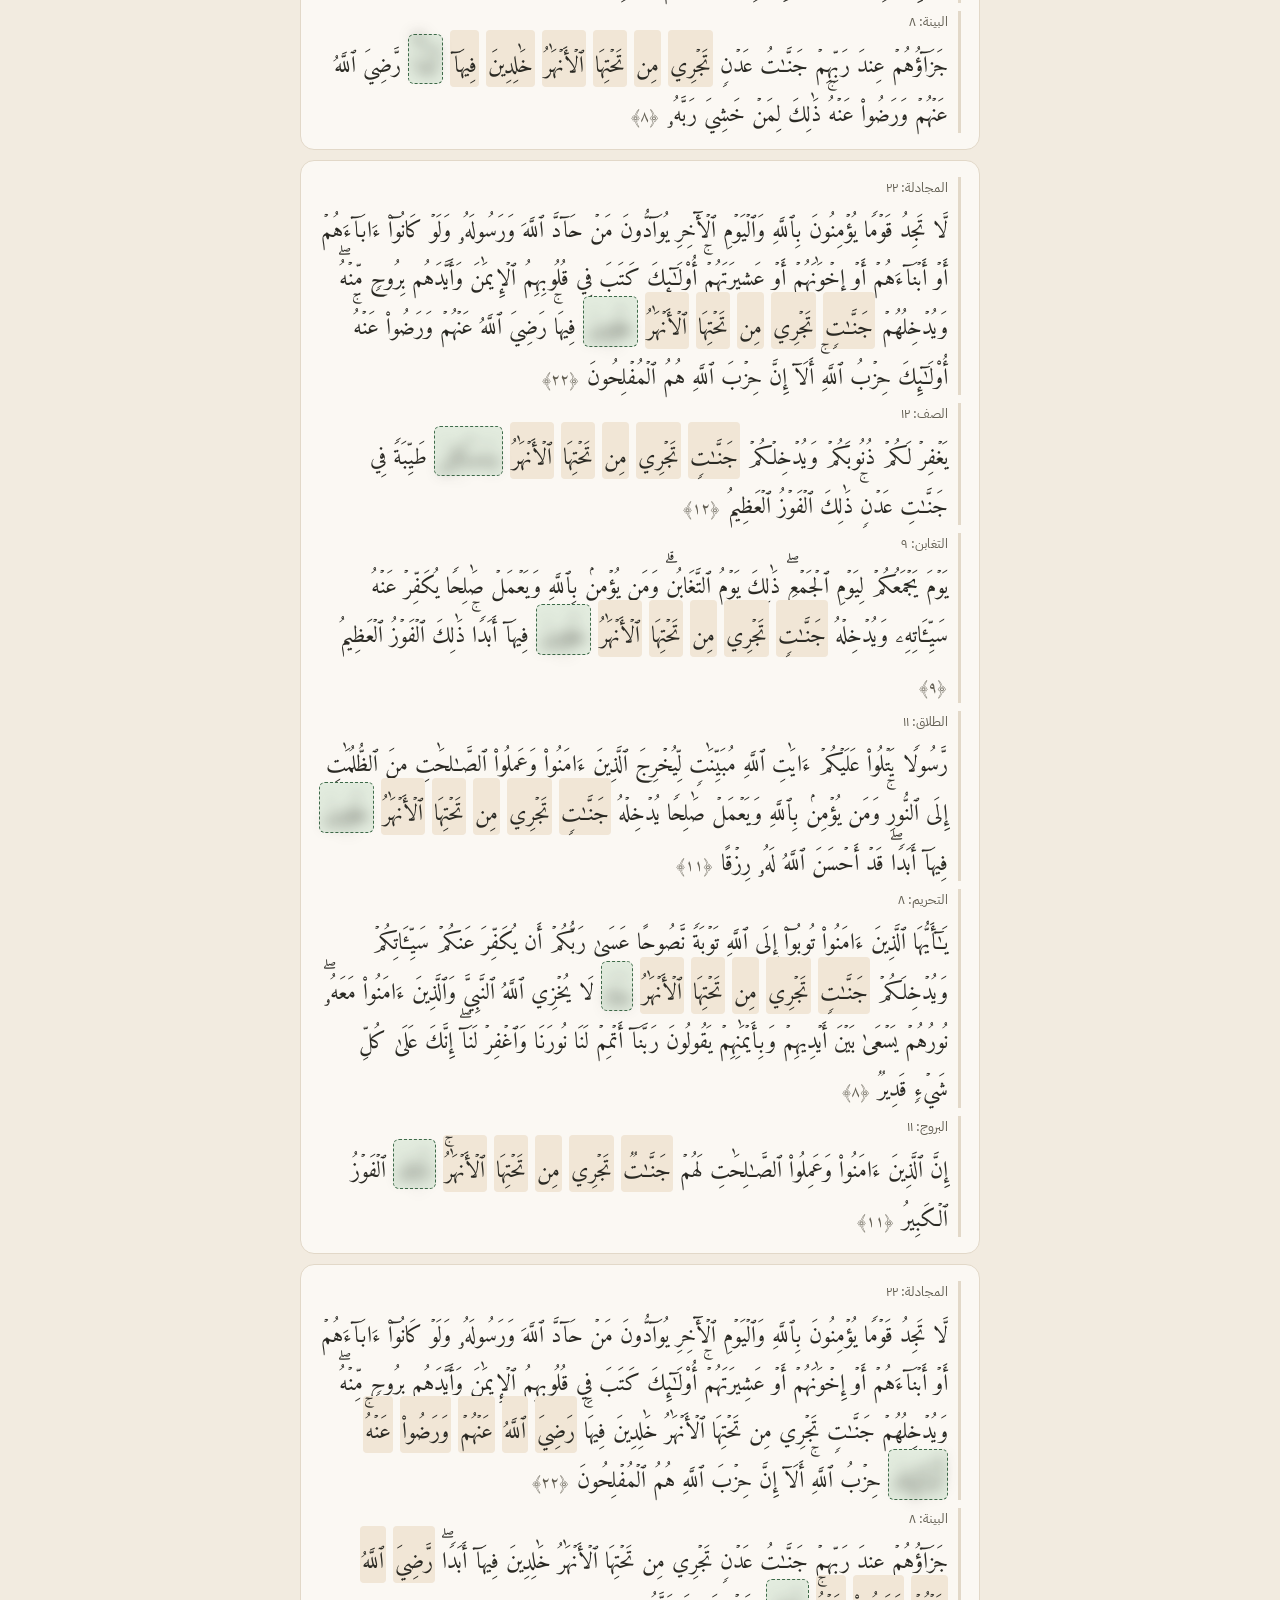
<file: hifz/index.html>
<!doctype html>
<html lang="ar" dir="rtl"><head><meta charset="utf-8">
<meta name="viewport" content="width=device-width,initial-scale=1,viewport-fit=cover">
<meta name="theme-color" content="#2F5D50">
<link rel="manifest" href="../manifest.webmanifest">
<link rel="icon" href="../icons/icon-192.png">
<link rel="stylesheet" href="../fonts/fonts.css">
<link rel="stylesheet" href="../assets/rz.css">
<script src="../assets/rz.js"></script>
<title>مساعد الحفظ للامتحان · رسوخ</title>
</head><body data-nav="hifz">
<style>
/* Layout: one reading column; level tabs on top, three tool tabs beneath, a surah strip, then the tool */
:root{
  --page:var(--surface); --soft:var(--primary-soft);
  --l1:var(--primary); --l2:var(--primary); --l3:var(--primary); --acc:var(--primary);
  --hl:var(--accent-soft); --hl2:var(--good-soft);
  --f-d:var(--f-ui);
}
html,body{direction:rtl}
.wrap-old{max-width:900px;margin:0 auto;padding-left:max(16px,env(safe-area-inset-left,0px));padding-right:max(16px,env(safe-area-inset-right,0px));padding-block:24px 56px;display:flex;flex-direction:column;gap:18px}

.lead{color:var(--muted);margin:0}
button{font:inherit;color:inherit;cursor:pointer}
button:focus-visible,select:focus-visible{outline:2px solid var(--acc);outline-offset:2px}
.levels{display:grid;grid-template-columns:repeat(3,minmax(0,1fr));gap:8px}
.lv{border:1px solid var(--line);background:var(--page);border-radius:12px;padding:10px 12px;text-align:right;display:flex;flex-direction:column;gap:2px;min-height:44px}
.lv b{font-family:var(--f-d);font-size:17px}
.lv small{color:var(--muted);font-size:12.5px;line-height:1.5}
.lv[aria-pressed="true"]{border-color:var(--acc);box-shadow:inset 0 -3px 0 var(--acc)}
.tabs{display:flex;gap:6px;border-bottom:1px solid var(--line);overflow-x:auto}
.tab{border:none;background:none;padding:10px 14px;border-bottom:3px solid transparent;color:var(--muted);font-weight:500;white-space:nowrap;min-height:44px}
.tab[aria-selected="true"]{color:var(--ink);border-bottom-color:var(--acc)}
.strip{display:flex;flex-direction:column;gap:6px}
.strip .jz{font-size:12.5px;color:var(--muted)}
.chips{display:flex;flex-wrap:wrap;gap:6px}
.chip{border:1px solid var(--line);background:var(--page);border-radius:999px;padding:4px 12px;font-size:14px;min-height:34px}
.chip[aria-pressed="true"]{background:var(--primary);border-color:var(--primary);color:var(--primary-ink)}
.card{background:var(--page);border:1px solid var(--line);border-radius:14px;padding:16px 18px}
.q{font-family:var(--f-q);line-height:2.1}
/* mind map */
.root{display:flex;flex-direction:column;gap:8px;border:2px solid var(--acc);border-radius:16px;padding:16px 18px;background:var(--page)}
.root h2{margin:0;font-family:var(--f-q);font-size:34px;line-height:1.5}
.facts{display:flex;flex-wrap:wrap;gap:6px}
.fact{background:var(--soft);border-radius:8px;padding:2px 10px;font-size:13.5px}
.theme{margin:0;font-size:15px}
.tree{position:relative;display:flex;flex-direction:column;gap:0;padding-right:22px;margin-top:6px}
.tree::before{content:"";position:absolute;right:8px;top:0;bottom:24px;border-right:2px solid var(--acc);opacity:.45}
.node{position:relative;background:var(--page);border:1px solid var(--line);border-radius:12px;padding:12px 14px;display:flex;flex-direction:column;gap:6px}
.node::before{content:"";position:absolute;right:-16px;top:22px;width:14px;border-top:2px solid var(--acc);opacity:.45}
.node .hd{display:flex;align-items:baseline;gap:10px;flex-wrap:wrap}
.num{font-family:var(--f-d);color:var(--acc);font-weight:700;font-size:15px;white-space:nowrap}
.node h3{margin:0;font-size:16px;line-height:1.5}
.starts{display:flex;flex-wrap:wrap;gap:6px}
.st{font-family:var(--f-q);font-size:20px;background:var(--soft);border-radius:8px;padding:0 8px;line-height:1.9;white-space:nowrap}
.st i{font-style:normal;font-family:var(--f-ui);font-size:11.5px;color:var(--muted);margin-left:4px}
.st.hide span{filter:blur(6px)}
.link{font-size:13.5px;color:var(--muted);padding:6px 0 10px 0;margin-right:-4px;display:flex;gap:6px;align-items:baseline}
.link::before{content:"↓";color:var(--acc);font-weight:700}
.tools{display:flex;flex-wrap:wrap;gap:8px;align-items:center}
.btn{border:1px solid var(--line);background:var(--page);border-radius:10px;padding:6px 14px;min-height:40px}
.btn.pri{background:var(--primary);border-color:var(--primary);color:var(--primary-ink);font-weight:700}
/* mutashabihat */
.mt{display:flex;flex-direction:column;gap:10px}
.grp{display:flex;flex-direction:column;gap:8px}
.grp .ph{font-size:13.5px;color:var(--muted)}
.occ{display:flex;flex-direction:column;gap:2px;border-right:3px solid var(--line);padding-right:10px}
.occ .ref{font-size:12.5px;color:var(--muted)}
.occ .q{font-size:23px}
mark{background:var(--hl);color:inherit;border-radius:4px;padding:0 2px}
mark.d{background:var(--hl2);outline:1px dashed var(--good)}
.dw{font:inherit;border:1px dashed var(--good);background:var(--hl2);border-radius:6px;padding:0 4px;color:inherit;cursor:pointer}
.dw span{filter:blur(7px)}
.dw.open{border-style:solid}.dw.open span{filter:none}
.ba-ans{border-right:3px solid var(--good);padding-right:10px;display:flex;flex-direction:column;gap:2px}
.ba-ans .ref{font-size:13px;color:var(--muted)}
.lvchips{display:flex;flex-wrap:wrap;gap:8px}
.legend{font-size:13px;color:var(--muted);display:flex;gap:14px;flex-wrap:wrap}
select{font:inherit;color:var(--ink);background:var(--page);border:1px solid var(--line);border-radius:8px;padding:6px 10px;min-height:40px;max-width:100%}
/* quiz */
.qz{display:flex;flex-direction:column;gap:12px}
.prog{height:6px;background:var(--soft);border-radius:99px;overflow:hidden}
.prog i{display:block;height:100%;background:var(--acc)}
.prompt{font-size:14px;color:var(--muted)}
.stem{font-family:var(--f-q);font-size:25px;line-height:2.1}
.opts{display:flex;flex-direction:column;gap:8px}
.opt{border:1px solid var(--line);background:var(--page);border-radius:12px;padding:10px 14px;text-align:right;font-family:var(--f-q);font-size:21px;line-height:1.9;min-height:48px}
.opt.ui{font-family:var(--f-ui);font-size:16px}
.opt.ok{border-color:var(--good);box-shadow:inset 0 0 0 1px var(--good)}
.opt.no{border-color:var(--bad);box-shadow:inset 0 0 0 1px var(--bad)}
.fb{font-size:14px;padding:8px 12px;border-radius:10px;background:var(--soft)}
.score{font-family:var(--f-d);font-size:40px;color:var(--acc)}
.muted{color:var(--muted)}
.wr-ta{width:100%;box-sizing:border-box;font-family:var(--f-q,serif);font-size:22px;line-height:2;border:1px solid var(--line);border-radius:12px;padding:10px;background:var(--page);color:inherit;resize:vertical}
.wr-txt{font-family:var(--f-q,serif);font-size:23px;line-height:2.2}.wr-txt .ok{color:var(--good-ink,#2E6B3F)}.wr-txt .miss{color:var(--bad,#B4443A);text-decoration:underline wavy}.wr-n{font-size:16px;color:var(--muted)}
.rv-item{display:flex;align-items:center;justify-content:space-between;gap:10px;flex-wrap:wrap;border:1px solid var(--line);border-radius:12px;padding:10px 12px;background:var(--page)}
.rv-item.ok{border-color:var(--good);background:var(--good-soft)}
.rv-done{color:var(--good-ink);font-weight:700}
.grid2{display:grid;grid-template-columns:repeat(auto-fill,minmax(210px,1fr));gap:8px}
.scope{border:1px solid var(--line);background:var(--page);border-radius:12px;padding:10px 12px;text-align:right;display:flex;flex-direction:column;gap:2px;min-height:56px}
.scope small{color:var(--muted)}
@media (max-width:520px){.lv small{display:none}.lv b{font-size:14.5px}.root h2{font-size:28px}}
@media (prefers-reduced-motion:no-preference){.prog i{transition:width .3s}}
</style>

<main class="rz-main">
  <header style="display:flex;flex-direction:column;gap:4px">
    <h1 class="rz-title">مساعد الحفظ</h1>
    <p class="rz-meta" style="margin:0">قسم إضافي لتجهيز السور المطلوبة في امتحانات المستويات: المتشابهات، وما قبل الآية وما بعدها، واختبارات حفظ، ومراجعة يومية لمحفوظك.</p>
  </header>
  <div class="levels" id="levels" role="group" aria-label="المستوى"></div>
  <div class="tabs" role="tablist" aria-label="الأدوات">
    <button class="tab" role="tab" data-t="mt" aria-selected="true">المتشابهات</button>
    <button class="tab" role="tab" data-t="ba" aria-selected="false">ما قبلها وما بعدها</button>
    <button class="tab" role="tab" data-t="quiz" aria-selected="false">اختبارات الحفظ</button>
    <button class="tab" role="tab" data-t="wr" aria-selected="false">التسميع الكتابي</button>
    <button class="tab" role="tab" data-t="rv" aria-selected="false">مراجعة محفوظي</button>
  </div>
  <main id="view"><p class="muted">جاري التحميل…</p></main>
  <footer class="muted" style="font-size:13px;text-align:center">نص المصحف برواية حفص بالرسم العثماني. القسم للمساعدة على الحفظ، والمرجع التلقّي من المعلم المتقن.</footer>
</main>

<script>
const AR=n=>String(n).replace(/\d/g,d=>'٠١٢٣٤٥٦٧٨٩'[d]);
const $=(t,a={},...k)=>{const e=document.createElement(t);for(const[x,y]of Object.entries(a)){if(x==='on')for(const[ev,f]of Object.entries(y))e.addEventListener(ev,f);else if(x==='html')e.innerHTML=y;else if(y!==false&&y!=null)e.setAttribute(x,y===true?'':y)}k.flat().forEach(c=>c!=null&&e.append(c.nodeType?c:document.createTextNode(c)));return e};
const rnd=n=>Math.floor(Math.random()*n), shuffle=a=>{a=a.slice();for(let i=a.length-1;i>0;i--){const j=rnd(i+1);[a[i],a[j]]=[a[j],a[i]]}return a}, pick=a=>a[rnd(a.length)];
let D=null; const ST={lv:'2',tab:'mt',surah:{},mtS:{},hide:false,baD:'1'};
try{Object.assign(ST,JSON.parse(localStorage.getItem('hifz-ui')||'{}'))}catch(e){}
if(location.hash==='#review') ST.tab='rv';
if(location.hash==='#write') ST.tab='wr';
if(!['mt','ba','quiz','wr','rv'].includes(ST.tab)) ST.tab='mt';
const save=()=>{try{localStorage.setItem('hifz-ui',JSON.stringify({lv:ST.lv,tab:ST.tab,surah:ST.surah,mtS:ST.mtS,baD:ST.baD}))}catch(e){}};
let BEST={};try{BEST=JSON.parse(localStorage.getItem('hifz-best')||'{}')}catch(e){}
const LVC={1:'--l1',2:'--l2',3:'--l3'};
const S=n=>D.surahs[n]; const V=(n,a)=>S(n).v[a-1]; const vt=(n,a)=>V(n,a).join(' ');
const ref=(n,a)=>`${S(n).name}: ${AR(a)}`;

function levelSurahs(){return D.levels[ST.lv].surahs}
function groups(){ // juz groups of current level
  const out=[];const by={};
  levelSurahs().forEach(n=>{const j=S(n).juz;const k=n===2?'البقرة':'جزء '+AR(j);(by[k]||(by[k]=[],out.push([k,by[k]]),by[k])).push(n)});return out;
}
function curSurah(){const L=levelSurahs();let s=+ST.surah[ST.lv];if(!L.includes(s)){s=L[0];ST.surah[ST.lv]=s}return s}

function renderLevels(){
  const box=document.getElementById('levels');box.innerHTML='';
  Object.entries(D.levels).forEach(([k,L])=>{
    box.append($('button',{class:'lv','aria-pressed':String(k===ST.lv),style:`--acc:var(${LVC[k]})`,on:{click:()=>{ST.lv=k;save();render()}}},
      $('b',{},L.name),$('small',{},'الحفظ: '+L.hifz)));
  });
  document.documentElement.style.setProperty('--acc',`var(${LVC[ST.lv]})`);
  document.querySelectorAll('.tab').forEach(t=>t.setAttribute('aria-selected',String(t.dataset.t===ST.tab)));
}
function strip(onPick,sel,extra){
  const w=$('div',{class:'strip'});
  groups().forEach(([g,list])=>{
    const c=$('div',{class:'chips'});
    list.forEach(n=>c.append($('button',{class:'chip','aria-pressed':String(n===sel),on:{click:()=>onPick(n)}},S(n).name)));
    w.append($('div',{class:'jz'},g),c);
  });
  return w;
}

/* ---------- mutashabihat ---------- */
function markVerse(n,a,from,len,diffIdx){
  const w=V(n,a);const box=$('div',{class:'q'});
  w.forEach((tok,i)=>{
    let el=document.createTextNode(tok);
    if(i>=from&&i<from+len) el=$('mark',{},tok);
    else if(diffIdx!=null&&i===diffIdx){ el=$('button',{class:'dw',type:'button','aria-label':'اكشف الكلمة التي يفترق عندها'},$('span',{},tok)); el.addEventListener('click',e=>{e.currentTarget.classList.add('open');e.currentTarget.removeAttribute('aria-label')}); }
    box.append(el,' ');
  });
  box.append($('span',{class:'muted',style:'font-size:16px'},'﴿'+AR(a)+'﴾'));
  return box;
}
function mtGroups(){
  const L=D.levels[ST.lv];const f=ST.mtS[ST.lv]||'all';
  let g=L.mt; if(f!=='all') g=g.filter(x=>x.o.some(o=>o[0]==f));
  let r=L.rep; if(f!=='all') r=r.filter(x=>x.some(o=>o[0]==f));
  return {g,r,f};
}
function renderMt(v){
  const L=D.levels[ST.lv];const {g,r,f}=mtGroups();
  const sel=$('select',{id:'mtsel','aria-label':'تصفية حسب السورة',on:{change:e=>{ST.mtS[ST.lv]=e.target.value;save();render()}}},
    $('option',{value:'all'},'كل سور المستوى'));
  levelSurahs().forEach(n=>sel.append($('option',{value:n,selected:String(n)===String(f)?'':null},'سورة '+S(n).name)));
  v.append($('div',{class:'tools'},sel,$('span',{class:'muted',style:'font-size:13.5px'},AR(g.length+r.length)+' موضعًا')),
    $('div',{class:'legend'},$('span',{},$('mark',{},'المقطع المشترك')),$('span',{},$('mark',{class:'d'},'أول كلمة يفترق عندها')),$('span',{},'الكلمة الخضراء مخفية: تذكّرها أولًا، ثم اضغط عليها لتكشفها.')));
  const box=$('div',{class:'mt'});
  if(r.length){
    box.append($('h3',{style:'margin:8px 0 0;font-size:16px'},'آيات تتكرر بلفظها'));
    r.forEach(o=>{
      const c=$('div',{class:'card grp'});
      c.append($('div',{class:'q',style:'font-size:23px'},vt(o[0][0],o[0][1])));
      c.append($('div',{class:'ph'},'تكررت '+AR(o.length)+' مرات: '+o.map(x=>ref(x[0],x[1])).join(' · ')));
      box.append(c);
    });
  }
  if(g.length) box.append($('h3',{style:'margin:8px 0 0;font-size:16px'},'مقاطع متشابهة'));
  g.forEach(gr=>{
    const c=$('div',{class:'card grp'});
    gr.o.forEach(([n,a,i])=>{
      const w=V(n,a);const d=i+gr.n<w.length?i+gr.n:null;
      c.append($('div',{class:'occ'},$('span',{class:'ref'},ref(n,a)),markVerse(n,a,i,gr.n,d)));
    });
    box.append(c);
  });
  if(!g.length&&!r.length) box.append($('p',{class:'muted'},'لا متشابهات مسجلة لهذه السورة ضمن المستوى.'));
  v.append(box);
}

/* ---------- quiz ---------- */
let QZ=null;
function scopes(){
  const out=[{id:'all',t:'اختبار شامل للمستوى',s:levelSurahs()}];
  groups().forEach(([g,list])=>out.push({id:g,t:g==='البقرة'?'سورة البقرة':g,s:list}));
  levelSurahs().forEach(n=>out.push({id:'s'+n,t:'سورة '+S(n).name,s:[n],one:true}));
  return out;
}
function allVerses(sl){const o=[];sl.forEach(n=>{for(let a=1;a<=S(n).ayat;a++)o.push([n,a])});return o}
function uniq(arr,key){const s=new Set();return arr.filter(x=>{const k=key(x);if(s.has(k))return false;s.add(k);return true})}
function near(n){const o=[];for(const m of [n,n+1,n-1,n+2,n-2])if(D.surahs[m])o.push(m);return o}
function genQ(sc){
  const vs=allVerses(sc.s);const L=D.levels[ST.lv];
  const types=['next','complete','order','start'];
  if(sc.s.length>1) types.push('which','which');
  const mts=L.mt.filter(g=>g.o.every(o=>sc.s.includes(o[0])||true)&&g.o.some(o=>sc.s.includes(o[0])));
  if(mts.length) types.push('blank','blank','blank');
  for(let tries=0;tries<40;tries++){
    const t=pick(types);
    if(t==='next'){
      const [n,a]=pick(vs); if(a>=S(n).ayat) continue;
      if(baRepeated(vt(n,a))) continue;
      let pool=[];for(let k=1;k<=S(n).ayat;k++) if(k!==a+1&&k!==a) pool.push(vt(n,k));
      if(pool.length<3) pool=pool.concat(allVerses(near(n).slice(1)).map(([m,b])=>vt(m,b)));
      const wr=shuffle(uniq(pool,x=>x)).filter(x=>x!==vt(n,a+1)).slice(0,3); if(wr.length<3) continue;
      return {p:'ما الآية التي تلي قوله تعالى في سورة '+S(n).name+'؟',stem:vt(n,a),a:vt(n,a+1),w:wr,e:ref(n,a+1)};
    }
    if(t==='complete'){
      const [n,a]=pick(vs);const w=V(n,a); if(w.length<6) continue;
      const cut=Math.floor(w.length/2);const tail=w.slice(cut).join(' ');
      let src=vs; if(src.length<20) src=allVerses(near(n));
      const pool=src.filter(([m,b])=>!(m===n&&b===a)&&V(m,b).length>=6).map(([m,b])=>{const x=V(m,b);return x.slice(Math.floor(x.length/2)).join(' ')});
      const wr=shuffle(uniq(pool,x=>x)).filter(x=>x!==tail).slice(0,3); if(wr.length<3) continue;
      return {p:'أكمل الآية:',stem:w.slice(0,cut).join(' ')+' …',a:tail,w:wr,e:ref(n,a)};
    }
    if(t==='order'){
      const n=pick(sc.s); if(S(n).ayat<3) continue;
      let a=1+rnd(S(n).ayat), b=1+rnd(S(n).ayat); if(a===b) continue; if(a>b)[a,b]=[b,a];
      const A=vt(n,a),B=vt(n,b); if(A===B) continue;
      return {p:'في سورة '+S(n).name+': أيّ الآيتين تأتي أولًا؟',stem:null,a:A,w:[B],e:ref(n,a)+' قبل '+ref(n,b),two:true};
    }
    if(t==='start'){
      const n=pick(sc.s);const a=1+rnd(S(n).ayat);
      const w=V(n,a); const opts=[];for(let k=1;k<=S(n).ayat;k++) if(k!==a) opts.push(V(n,k).slice(0,2).join(' '));
      if(opts.length<5) allVerses(near(n).slice(1)).forEach(([m,b])=>opts.push(V(m,b).slice(0,2).join(' ')));
      const right=w.slice(0,2).join(' ');const wr=shuffle(uniq(opts,x=>x)).filter(x=>x!==right).slice(0,3); if(wr.length<3) continue;
      const pv=a>1?'بعد قوله: '+vt(n,a-1):'أول سورة '+S(n).name;
      return {p:'بماذا تبدأ الآية '+AR(a)+' من سورة '+S(n).name+'؟',stem:a>1?vt(n,a-1)+' ﴿'+AR(a-1)+'﴾':null,a:right+' …',w:wr.map(x=>x+' …'),e:ref(n,a),note:pv};
    }
    if(t==='which'){
      const [n,a]=pick(vs);const txt=vt(n,a);
      if(sc.s.some(m=>m!==n&&allVerses([m]).some(([x,y])=>vt(x,y)===txt))) continue;
      const others=shuffle(sc.s.filter(m=>m!==n)).slice(0,3); if(others.length<3) continue;
      return {p:'من أيّ سورة هذه الآية؟',stem:txt,a:'سورة '+S(n).name,w:others.map(m=>'سورة '+S(m).name),e:ref(n,a),ui:true};
    }
    if(t==='blank'){
      const g=pick(mts);const own=g.o.filter(o=>sc.s.includes(o[0]));const [n,a,i]=pick(own);const w=V(n,a);const di=i+g.n;
      if(di>=w.length) continue;
      const strip=x=>x.replace(/[ۖ-ۜ]/g,'').trim();
      const right=strip(w[di]);
      let wr=uniq(g.o.filter(o=>!(o[0]===n&&o[1]===a)).map(([m,b,j])=>V(m,b)[j+g.n]).filter(Boolean).map(strip),x=>x).filter(x=>x!==right);
      if(!wr.length) continue;
      const fill=shuffle(uniq(allVerses([n]).flatMap(([m,b])=>V(m,b)).map(strip),x=>x)).filter(x=>x!==right&&!wr.includes(x));
      wr=wr.concat(fill).slice(0,3);
      const stem=w.map((x,k)=>k===di?'⬚':x).join(' ');
      return {p:'متشابهات: ما الكلمة الناقصة في الموضع ⬚ من سورة '+S(n).name+'؟',stem,a:right,w:wr,e:ref(n,a)+' · المقطع المشترك يرد أيضًا في: '+g.o.filter(o=>!(o[0]===n&&o[1]===a)).map(o=>ref(o[0],o[1])).join('، ')};
    }
  }
  return null;
}
function startQuiz(sc){
  const qs=[];let guard=0;while(qs.length<10&&guard++<200){const q=genQ(sc);if(q&&!qs.some(x=>x.stem===q.stem&&x.a===q.a))qs.push(q)}
  QZ={sc,qs,i:0,score:0,ans:null,key:ST.lv+':'+sc.id};render();
}
function renderQuiz(v){
  if(!QZ||QZ.lv!==undefined&&QZ.lv!==ST.lv){QZ=null}
  if(!QZ){
    v.append($('p',{class:'muted',style:'margin:0'},'اختر نطاق الاختبار. كل اختبار حتى ١٠ أسئلة جديدة: الآية التالية، إكمال الآية، الترتيب، بداية الآية، من أي سورة، والكلمة الناقصة في المتشابهات.'));
    const gr=$('div',{class:'grid2'});
    scopes().forEach(sc=>{const b=BEST[ST.lv+':'+sc.id];
      gr.append($('button',{class:'scope',style:sc.one?'':'border-color:var(--acc)',on:{click:()=>startQuiz(sc)}},$('b',{},sc.t),$('small',{},b!=null?'أفضل نتيجة: '+AR(b)+' / ١٠':(sc.one?AR(S(sc.s[0]).ayat)+' آية':AR(sc.s.length)+' سورة'))))});
    v.append(gr);return;
  }
  const q=QZ.qs[QZ.i];
  if(!q){
    const k=QZ.key;if(BEST[k]==null||QZ.score>BEST[k]){BEST[k]=QZ.score;try{localStorage.setItem('hifz-best',JSON.stringify(BEST))}catch(e){}}
    v.append($('div',{class:'card qz',style:'align-items:center;text-align:center'},$('div',{class:'muted'},QZ.sc.t),$('div',{class:'score'},AR(QZ.score)+' / '+AR(QZ.qs.length)),
      $('div',{},QZ.score>=8?'ممتاز، حفظك ثابت، بارك الله فيك':QZ.score>=5?'جيد، راجع المواضع التي أخطأت فيها':'تحتاج السورة مراجعة، ابدأ بالمتشابهات وما قبل الآية وما بعدها'),
      $('div',{class:'tools',style:'justify-content:center'},$('button',{class:'btn pri',on:{click:()=>startQuiz(QZ.sc)}},'اختبار جديد'),$('button',{class:'btn',on:{click:()=>{QZ=null;render()}}},'نطاق آخر'))));
    return;
  }
  QZ.lv=ST.lv;
  if(!q.opts) q.opts=shuffle([q.a,...q.w]);
  const box=$('div',{class:'card qz'});
  box.append($('div',{class:'tools',style:'justify-content:space-between'},$('span',{class:'muted'},QZ.sc.t),$('span',{class:'muted'},'سؤال '+AR(QZ.i+1)+' من '+AR(QZ.qs.length))),
    $('div',{class:'prog'},$('i',{style:`width:${QZ.i*100/QZ.qs.length}%`})),$('div',{class:'prompt'},q.p));
  if(q.stem) box.append($('div',{class:'stem'},q.stem));
  const opts=$('div',{class:'opts'});
  q.opts.forEach(o=>{
    const b=$('button',{class:'opt'+(q.ui?' ui':''),disabled:QZ.ans!=null},o);
    if(QZ.ans!=null){if(o===q.a)b.classList.add('ok');else if(o===QZ.ans)b.classList.add('no')}
    b.addEventListener('click',()=>{if(QZ.ans!=null)return;QZ.ans=o;const ok=o===q.a;if(ok)QZ.score++;hz(ok,QZ.sc.s.length===1?QZ.sc.s[0]:null);render()});
    opts.append(b);
  });
  box.append(opts);
  if(QZ.ans!=null){
    box.append($('div',{class:'fb'},(QZ.ans===q.a?'✓ صحيح. ':'✗ الصواب هو الخيار المحدد بالأخضر. ')+q.e),
      $('div',{class:'tools'},$('button',{class:'btn pri',on:{click:()=>{QZ.i++;QZ.ans=null;render()}}},QZ.i+1<QZ.qs.length?'السؤال التالي':'النتيجة'),$('button',{class:'btn',on:{click:()=>{QZ=null;render()}}},'إنهاء')));
  }
  v.append(box);
}

/* ---------- ما قبلها وما بعدها ---------- */
let BA=null;
const norm=x=>x.replace(/[ً-ٰٟۖ-ۭـ]/g,'').replace(/[ٱأإآ]/g,'ا').replace(/ى/g,'ي').trim();
const BAD=[{k:'1',t:'سهل',s:'الخيارات من آيات السورة نفسها.'},{k:'2',t:'متوسط',s:'الخيارات آيات تتشابه بداياتها مع الجواب.'},{k:'3',t:'صعب',s:'بلا خيارات: تذكّر الآية وسمّعها، ثم اكشفها وقيّم نفسك.'}];
let REP=null;
function baRepeated(t){
  if(!REP||REP.lv!==ST.lv){ const c={}; allVerses(levelSurahs()).forEach(([m,k])=>{const x=vt(m,k);c[x]=(c[x]||0)+1}); REP={lv:ST.lv,c}; }
  return REP.c[t]>1;
}
function baQ(sc,lvl){
  const vs=allVerses(sc.s);
  for(let tries=0;tries<60;tries++){
    const [n,a]=pick(vs); const S_=S(n);
    const canNext=a<S_.ayat, canPrev=a>1; if(!canNext&&!canPrev) continue;
    const dir=canNext&&canPrev?(Math.random()<.5?'next':'prev'):(canNext?'next':'prev');
    const b=dir==='next'?a+1:a-1; const ans=vt(n,b);
    if(ans===vt(n,a)) continue;
    // skip verses repeated word for word (e.g. الكافرون ٣ و٥): "what comes after" would be ambiguous
    if(baRepeated(vt(n,a))) continue;
    const q={n,a,b,dir,stem:vt(n,a),ans,p:(dir==='next'?'ما الآية التي بعد':'ما الآية التي قبل')+' قوله تعالى في سورة '+S_.name+'؟'};
    if(lvl==='3') return q;
    let pool=[];
    if(lvl==='2'){
      const w0=norm(V(n,b)[0]);
      const lv=allVerses(levelSurahs());
      pool=lv.filter(([m,c])=>!(m===n&&(c===b||c===a))&&norm(V(m,c)[0])===w0).map(([m,c])=>vt(m,c));
      if(pool.length<3){ const l0=w0[0]; pool=pool.concat(shuffle(lv.filter(([m,c])=>!(m===n&&(c===b||c===a))&&norm(V(m,c)[0])[0]===l0).map(([m,c])=>vt(m,c)))); }
    }
    if(pool.length<3){ for(let k=1;k<=S_.ayat;k++) if(k!==a&&k!==b) pool.push(vt(n,k)); }
    if(pool.length<3) pool=pool.concat(allVerses(near(n).slice(1)).map(([m,c])=>vt(m,c)));
    const L=ans.split(' ').length;
    const cand=shuffle(uniq(pool,x=>x)).filter(x=>x!==ans&&x!==q.stem).sort((x,y)=>Math.abs(x.split(' ').length-L)-Math.abs(y.split(' ').length-L)).slice(0,8);
    const wr=shuffle(cand).slice(0,3); if(wr.length<3) continue;
    q.opts=shuffle([ans,...wr]); return q;
  }
  return null;
}
function startBA(sc){
  const qs=[];let guard=0;while(qs.length<10&&guard++<200){const q=baQ(sc,ST.baD);if(q&&!qs.some(x=>x.n===q.n&&x.a===q.a&&x.dir===q.dir))qs.push(q)}
  BA={sc,qs,i:0,score:0,ans:null,shown:false,lv:ST.lv,d:ST.baD};render();
}
function renderBA(v){
  if(BA&&BA.lv!==ST.lv) BA=null;
  if(!BA){
    v.append($('p',{class:'muted',style:'margin:0'},'تظهر لك آية، فتختار الآية التي قبلها أو بعدها. بعد كل إجابة يظهر الجواب مع اسم السورة ورقم الآية.'));
    const chips=$('div',{class:'lvchips',role:'group','aria-label':'مستوى الصعوبة'});
    const hint=$('div',{class:'rz-note'},BAD.find(x=>x.k===ST.baD).s);
    BAD.forEach(d=>chips.append($('button',{class:'rz-chip','aria-pressed':String(d.k===ST.baD),on:{click:e=>{ST.baD=d.k;save();chips.querySelectorAll('button').forEach(b=>b.setAttribute('aria-pressed',String(b===e.currentTarget)));hint.textContent=d.s}}},d.t)));
    v.append($('div',{class:'card',style:'display:flex;flex-direction:column;gap:10px'},$('b',{},'مستوى الصعوبة'),chips,hint));
    const gr=$('div',{class:'grid2'});
    scopes().forEach(sc=>gr.append($('button',{class:'scope',style:sc.one?'':'border-color:var(--acc)',on:{click:()=>startBA(sc)}},$('b',{},sc.t),$('small',{},sc.one?AR(S(sc.s[0]).ayat)+' آية':AR(sc.s.length)+' سورة'))));
    v.append($('b',{},'اختر النطاق'),gr);return;
  }
  const q=BA.qs[BA.i];
  if(!q){
    v.append($('div',{class:'card qz',style:'align-items:center;text-align:center'},$('div',{class:'muted'},BA.sc.t+' · '+BAD.find(x=>x.k===BA.d).t),$('div',{class:'score'},AR(BA.score)+' / '+AR(BA.qs.length)),
      $('div',{},BA.score>=8?'ممتاز، ربطك بين الآيات قوي، بارك الله فيك':BA.score>=5?'جيد، راجع المواضع التي أخطأت فيها':'تحتاج السورة مراجعة: سمّعها آيةً آية مع ربط كل آية بما بعدها'),
      $('div',{class:'tools',style:'justify-content:center'},$('button',{class:'btn pri',on:{click:()=>startBA(BA.sc)}},'جولة جديدة'),$('button',{class:'btn',on:{click:()=>{BA=null;render()}}},'نطاق آخر'))));
    return;
  }
  const box=$('div',{class:'card qz'});
  box.append($('div',{class:'tools',style:'justify-content:space-between'},$('span',{class:'muted'},BA.sc.t),$('span',{class:'muted'},'سؤال '+AR(BA.i+1)+' من '+AR(BA.qs.length))),
    $('div',{class:'prog'},$('i',{style:`width:${BA.i*100/BA.qs.length}%`})),$('div',{class:'prompt'},q.p),$('div',{class:'stem'},q.stem));
  const answered=BA.ans!=null;
  const reveal=()=>$('div',{class:'ba-ans'},$('span',{class:'ref'},(q.dir==='next'?'الآية التي بعدها: ':'الآية التي قبلها: ')+'سورة '+S(q.n).name+'، الآية '+AR(q.b)),$('div',{class:'q',style:'font-size:22px'},q.ans));
  if(BA.d==='3'){
    if(!BA.shown){ box.append($('div',{class:'muted',style:'font-size:14px'},'سمّع الآية من حفظك، ثم اكشفها.'),$('div',{class:'tools'},$('button',{class:'btn pri',on:{click:()=>{BA.shown=true;render()}}},'اكشف الإجابة'))); }
    else{
      box.append(reveal());
      if(!answered) box.append($('div',{class:'tools'},$('button',{class:'btn',on:{click:()=>{BA.ans='ok';BA.score++;hz(true,q.n);render()}}},'✓ سمّعتها صحيحة'),$('button',{class:'btn',on:{click:()=>{BA.ans='no';hz(false,q.n);render()}}},'✗ أخطأت فيها')));
    }
  } else {
    const opts=$('div',{class:'opts'});
    q.opts.forEach(o=>{
      const b=$('button',{class:'opt',disabled:answered},o);
      if(answered){if(o===q.ans)b.classList.add('ok');else if(o===BA.ans)b.classList.add('no')}
      b.addEventListener('click',()=>{if(BA.ans!=null)return;BA.ans=o;const ok=o===q.ans;if(ok)BA.score++;hz(ok,q.n);render()});
      opts.append(b);
    });
    box.append(opts);
    if(answered) box.append(reveal());
  }
  if(answered){
    const ok=BA.ans===q.ans||BA.ans==='ok';
    box.append($('div',{class:'fb'},ok?'✓ أحسنت.':'✗ راجع الآية المحددة بالأخضر.'),
      $('div',{class:'tools'},$('button',{class:'btn pri',on:{click:()=>{BA.i++;BA.ans=null;BA.shown=false;render()}}},BA.i+1<BA.qs.length?'السؤال التالي':'النتيجة'),$('button',{class:'btn',on:{click:()=>{BA=null;render()}}},'إنهاء')));
  }
  v.append(box);
}

/* ---------- مراجعة محفوظي ---------- */
function hz(ok,n){ // points for hifz answers; mistakes push a memorised surah up the review list
  if(window.RZ) RZ.answer({ok,xp:ok?10:0});
  if(!ok&&n&&window.RZ){const h=RZ.hifzData();if(h.sel.includes(n)){h.miss[n]=(h.miss[n]||0)+1;RZ.ls.set('hifz-review',h)}}
}
function levelOf(n){return Object.keys(D.levels).find(k=>D.levels[k].surahs.includes(n))||ST.lv}

/* ---------- التسميع الكتابي: «اكتب من قوله تعالى … إلى …» (as in the level exams) ---------- */
const WR_P={1:[[96,1,19],[98,1,6],[78,23,37],[100,1,11],[85,9,19],[90,1,14],[82,5,18],[92,8,21],[98,2,7],[99,1,8],[81,1,12],[82,4,19],[83,9,20],[92,1,21],[79,13,31],[89,9,20],[84,7,15],[90,8,20],[80,16,27],[78,31,40],[102,1,8],[104,1,9],[88,1,16],[91,1,15],[86,1,17]],
 2:[[64,3,7],[62,1,4],[67,18,22],[74,32,48],[89,19,30]]};
WR_P[3]=WR_P[2];
let WR=null;
const wrN=w=>w.replace(/ٰ/g,'ا').replace(/[ً-ٟۖ-ۭـࣰ-ࣿ]/g,'').replace(/[ٱأإآ]/g,'ا').replace(/ى/g,'ي').replace(/ة/g,'ه').replace(/[ؤئ]/g,'ء').replace(/[اء]/g,'').replace(/[^ء-ي]/g,'');
const wrHead=(n,a,b)=>'من قوله تعالى ﴿'+V(n,a).slice(0,3).join(' ')+'﴾ إلى قوله ﴿'+V(n,b).slice(-3).join(' ')+'﴾';
function wrRandom(){const ss=levelSurahs();for(let k=0;k<50;k++){const n=ss[rnd(ss.length)],L=S(n).ayat,len=Math.min(L,4+rnd(5)),a=1+rnd(L-len+1);if(len>=3)return[n,a,a+len-1]}return[ss[0],1,3]}
function renderWr(v){
  if(!WR){
    v.append($('p',{class:'muted',style:'margin:0'},'كما في ورقة الحفظ في الامتحان: اكتب المقطع من حفظك، ثم صحّحه. لا يُشترط الرسم العثماني ولا التشكيل.'));
    const gr=$('div',{class:'grid2'});
    gr.append($('button',{class:'scope',style:'border-color:var(--acc)',on:{click:()=>{WR={p:wrRandom()};render()}}},$('b',{},'مقطع عشوائي'),$('small',{},'من محفوظ '+D.levels[ST.lv].name)));
    (WR_P[ST.lv]||[]).forEach(p=>{const[n,a,b]=p;gr.append($('button',{class:'scope',on:{click:()=>{WR={p};render()}}},$('b',{},'سورة '+S(n).name+(a===1&&b===S(n).ayat?' كاملة':'')),$('small',{},wrHead(n,a,b))))});
    v.append(gr);return;
  }
  const[n,a,b]=WR.p,box=$('div',{class:'card qz'});
  box.append($('div',{class:'tools',style:'justify-content:space-between'},$('b',{},'سورة '+S(n).name),$('span',{class:'muted'},'الآيات '+AR(a)+'–'+AR(b))),
    $('div',{class:'prompt'},'اكتب '+wrHead(n,a,b)));
  if(WR.res==null){
    const ta=$('textarea',{class:'wr-ta',rows:9,placeholder:'اكتب الآيات هنا…',dir:'rtl'});ta.value=WR.txt||'';ta.addEventListener('input',()=>WR.txt=ta.value);
    box.append(ta,$('div',{class:'tools'},$('button',{class:'btn pri',on:{click:()=>{WR.txt=ta.value;WR.res=1;render()}}},'صحّح'),
      $('button',{class:'btn',on:{click:()=>{WR.txt='';WR.res=0;render()}}},'اكشف النص (للتسميع الشفوي)'),$('button',{class:'btn',on:{click:()=>{WR=null;render()}}},'مقطع آخر')));
  }else{
    const exp=[];for(let k=a;k<=b;k++)V(n,k).forEach((w,i,arr)=>exp.push({w,k,end:i===arr.length-1}));
    const got=(WR.txt||'').split(/\s+/).map(wrN).filter(Boolean),E=exp.map(x=>wrN(x.w));
    // LCS alignment
    const m=E.length,q=got.length,T=Array.from({length:m+1},()=>new Uint16Array(q+1));
    for(let i=m-1;i>=0;i--)for(let j=q-1;j>=0;j--)T[i][j]=E[i]===got[j]?T[i+1][j+1]+1:Math.max(T[i+1][j],T[i][j+1]);
    const hit=new Set();let i=0,j=0;while(i<m&&j<q){if(E[i]===got[j]){hit.add(i);i++;j++}else if(T[i+1][j]>=T[i][j+1])i++;else j++}
    const txt=$('div',{class:'wr-txt'});
    exp.forEach((x,ix)=>{txt.append($('span',{class:WR.res?(hit.has(ix)?'ok':'miss'):''},x.w),' ');if(x.end)txt.append($('span',{class:'wr-n'},'﴿'+AR(x.k)+'﴾'),' ')});
    if(WR.res){const pct=Math.round(100*hit.size/m),extra=q-hit.size;
      box.append($('div',{class:'score',style:'text-align:center'},AR(pct)+'٪'),
        $('div',{class:'muted',style:'text-align:center'},'كتبت '+AR(hit.size)+' كلمة صحيحة من '+AR(m)+(extra>0?' · '+AR(extra)+' كلمة زائدة أو مختلفة':'')+'. الكلمات الحمراء نقصت أو اختلفت.'));}
    box.append(txt,$('div',{class:'tools'},$('button',{class:'btn pri',on:{click:()=>{WR={p:WR.p};render()}}},'أعد المحاولة'),$('button',{class:'btn',on:{click:()=>{WR=null;render()}}},'مقطع آخر')));
  }
  v.append(box);
}
function renderRv(v){
  const {list,h}=RZ.hifzToday();
  if(h.sel.length){
    const done=(h.today&&h.today.done)||[];
    const card=$('div',{class:'card',style:'display:flex;flex-direction:column;gap:12px'},$('b',{style:'font-size:20px'},'مراجعة اليوم'),
      $('span',{class:'muted',style:'font-size:14px'},'نقترح كل يوم سورة أو سورتين من محفوظك: الأقدم مراجعةً أولًا، والتي أخطأت فيها أكثر تتقدّم.'));
    list.forEach(n=>{
      const ok=done.includes(n);
      card.append($('div',{class:'rv-item'+(ok?' ok':'')},$('div',{style:'display:flex;flex-direction:column'},$('b',{},'سورة '+S(n).name),$('small',{class:'muted'},(h.last[n]?'آخر مراجعة: '+RZ.dateAR(h.last[n]):'لم تراجعها هنا بعد')+(h.miss[n]?' · أخطاء حديثة: '+AR(h.miss[n]):''))),
        $('div',{class:'tools'},
          $('button',{class:'btn',on:{click:()=>{ST.lv=levelOf(n);ST.tab='ba';save();startBA({id:'s'+n,t:'سورة '+S(n).name,s:[n],one:true})}}},'اختبرني فيها'),
          ok?$('span',{class:'rv-done'},'✓ تمّت'):$('button',{class:'btn pri',on:{click:()=>{const r=RZ.hifzDone(n);RZ.toast('بارك الله فيك · +٢٠ نقطة'+(r.goalReached?' · حقّقت هدفك اليومي':''));render()}}},'تمّت المراجعة'))));
    });
    v.append(card);
  } else v.append($('p',{class:'muted',style:'margin:0'},'اختر السور التي تحفظها، ونقترح عليك كل يوم سورة أو سورتين لمراجعتها، فلا تُنسى. المراجعة تعطيك نقاطًا وتُحسب في سلسلتك.'));
  const pick=$('details',{class:'card',open:h.sel.length?null:true},$('summary',{style:'cursor:pointer;font-weight:700;min-height:40px;display:flex;align-items:center'},'السور التي أحفظها ('+AR(h.sel.length)+')'));
  const all=[...new Set(Object.values(D.levels).flatMap(L=>L.surahs))].sort((x,y)=>x-y), by={};
  all.forEach(n=>{const g=n===2?'سورة البقرة':'جزء '+AR(S(n).juz);(by[g]||(by[g]=[])).push(n)});
  Object.entries(by).forEach(([g,list])=>{
    const c=$('div',{class:'chips'});
    list.forEach(n=>c.append($('button',{class:'chip','aria-pressed':String(h.sel.includes(n)),on:{click:e=>{
      const H=RZ.hifzData(); const i=H.sel.indexOf(n); if(i>=0) H.sel.splice(i,1); else {H.sel.push(n);H.names[n]=S(n).name}
      H.today=null; RZ.ls.set('hifz-review',H); e.currentTarget.setAttribute('aria-pressed',String(i<0)); }}},S(n).name)));
    pick.append($('div',{class:'jz'},g),c);
  });
  pick.append($('button',{class:'btn pri',style:'margin-top:10px',on:{click:()=>{render();scrollTo(0,0)}}},'حفظ الاختيار'));
  v.append(pick);
}

function render(){
  renderLevels();
  const v=document.getElementById('view');v.innerHTML='';
  if(QZ&&QZ.lv&&QZ.lv!==ST.lv)QZ=null;
  document.getElementById('levels').hidden=ST.tab==='rv';
  ({mt:renderMt,ba:renderBA,quiz:renderQuiz,wr:renderWr,rv:renderRv})[ST.tab](v);
}
document.querySelectorAll('.tab').forEach(t=>t.addEventListener('click',()=>{ST.tab=t.dataset.t;save();render()}));
fetch('data.json').then(r=>r.json()).then(d=>{D=d;render()}).catch(()=>{document.getElementById('view').innerHTML='<p class="muted">تعذّر تحميل البيانات. حدّث الصفحة.</p>'});
</script>
</body></html>
</file>
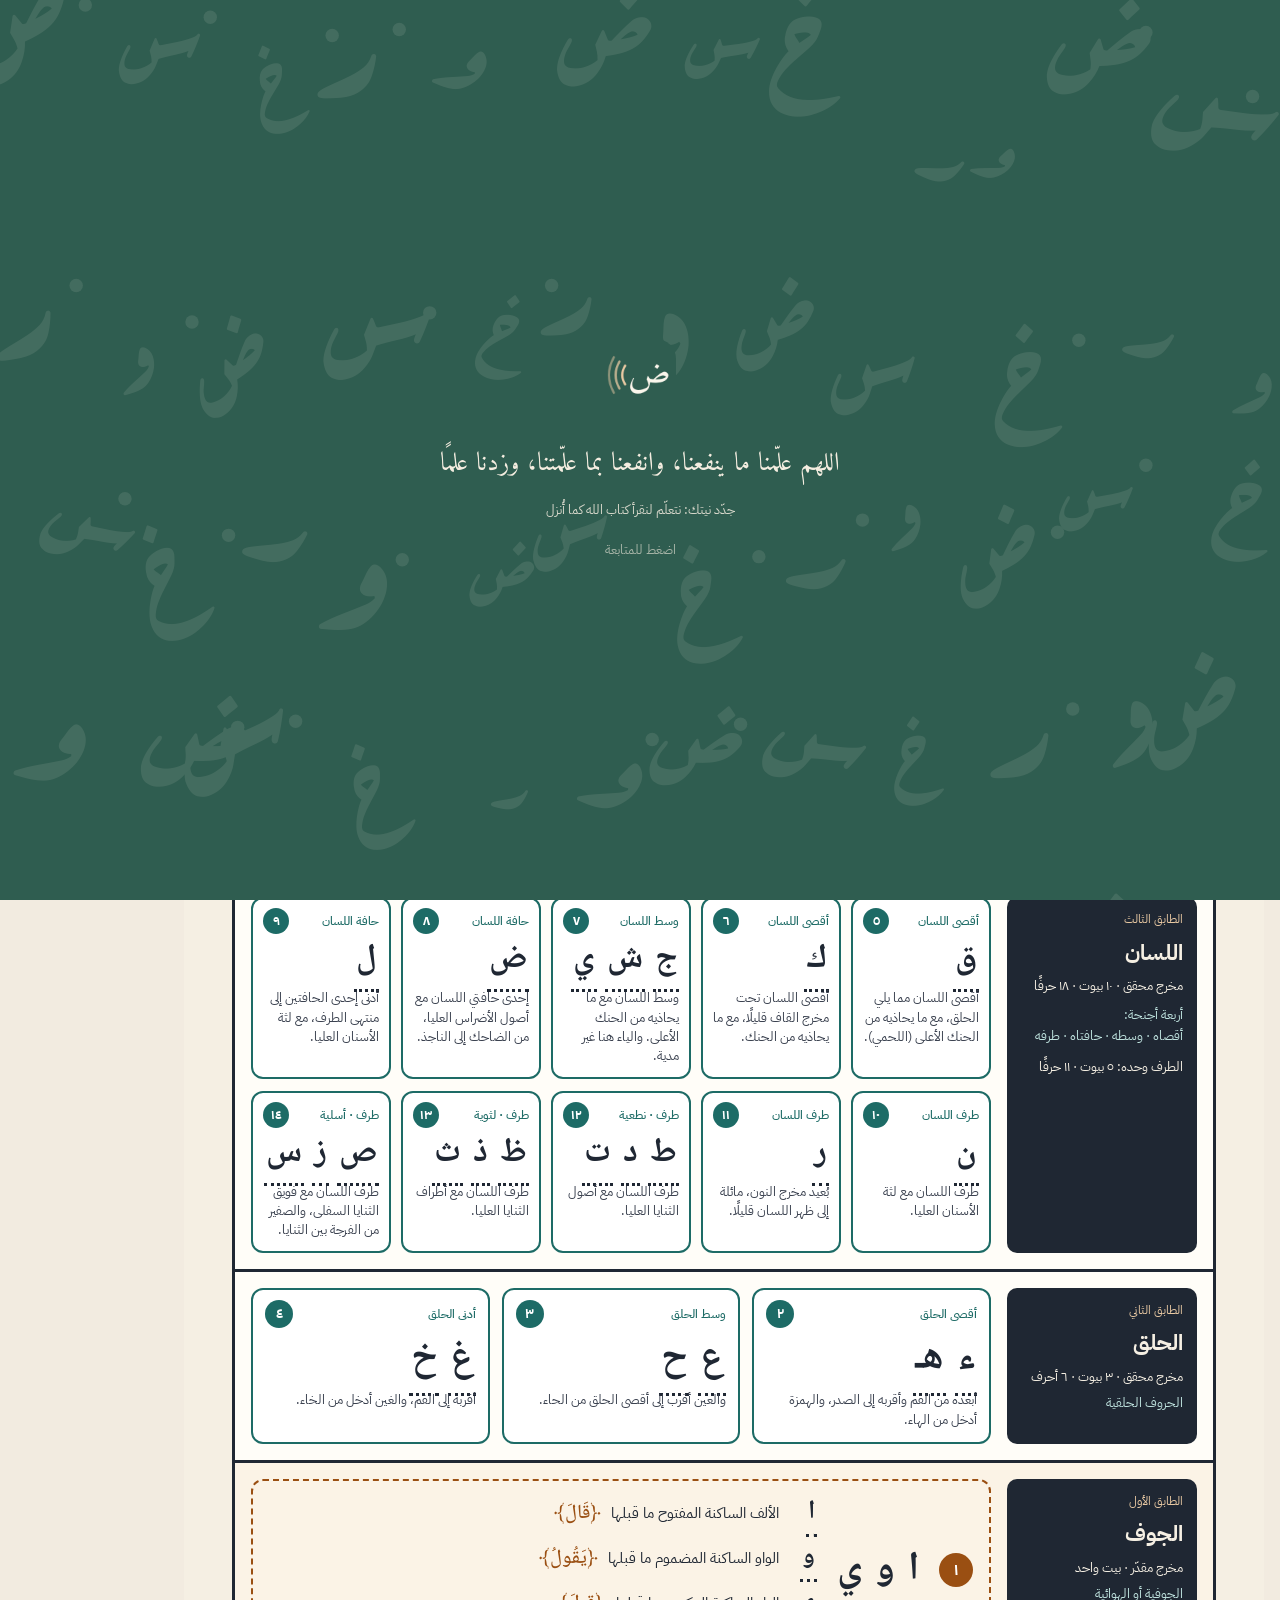
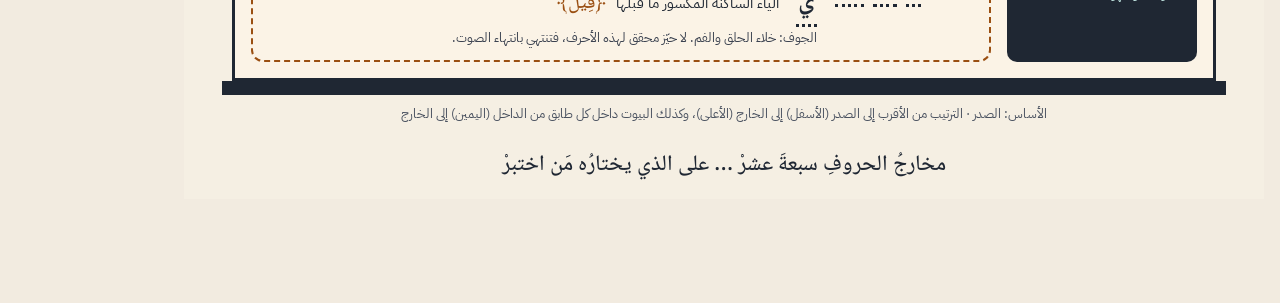
<file: imara/index.html>
<!doctype html>
<html lang="ar" dir="rtl"><head><meta charset="utf-8">
<meta name="viewport" content="width=device-width,initial-scale=1,viewport-fit=cover">
<meta name="theme-color" content="#2F5D50">
<link rel="manifest" href="../manifest.webmanifest">
<link rel="icon" href="../icons/icon-192.png">
<link rel="stylesheet" href="../fonts/fonts.css">
<link rel="stylesheet" href="../assets/rz.css">
<script src="../assets/rz.js"></script>
<title>عمارة مخارج الحروف · رسوخ</title>
</head><body data-nav="imara">
<style>
.stage{zoom:1}
.stage{padding:max(16px,env(safe-area-inset-top,0px)) max(16px,env(safe-area-inset-right,0px)) calc(var(--nav-h) + 40px) max(16px,env(safe-area-inset-left,0px))}
.scaler{width:1080px;transform-origin:top right}
.hint{font:14px "IBM Plex Sans Arabic",sans-serif;color:#4A5260;margin:0 0 12px}
.hint{color:var(--muted)}
.mtabs{display:flex;gap:6px;background:var(--line);padding:4px;border-radius:14px;flex-grow:1;max-width:520px}
.mtabs a{flex:1;text-align:center;padding:8px 6px;border-radius:10px;text-decoration:none;color:var(--ink);font-weight:600;font-size:14px}
.mtabs a[aria-current]{background:var(--surface);color:var(--primary);box-shadow:0 1px 3px rgba(0,0,0,.08)}
a.hl{color:inherit;text-decoration:none;border-bottom:3px dotted currentColor;padding:0 2px;cursor:pointer}
a.hl:active{opacity:.6}
</style>
<div class="stage"><div class="rz-top" style="margin:0 -8px 8px"><a class="rz-icon" href="../" aria-label="رجوع" data-icon="back"></a><div class="mtabs"><a href="../makharij/">الصوت والصورة</a><a aria-current="page" href="./">عمارة الحروف</a><a href="../sifat/">عمارة الصفات</a></div></div><a class="rz-btn pri" style="min-height:42px;margin:0 0 12px;display:inline-flex" href="../games/sukkan.html">🎮 العب: أرجع السكان إلى بيوتهم</a><p class="hint">اضغط على أي حرف لترى كيف يخرج. قرّب الشاشة بإصبعين لرؤية التفاصيل.</p><div class="box" id="box"><div class="scaler" id="sc">
<div dir="rtl" style="width: 1080px; height: 1640px; box-sizing: border-box; padding: 48px 48px 40px; background: #F5EFE3; color: #1F2733; font-family: 'IBM Plex Sans Arabic', system-ui, sans-serif; display: flex; flex-direction: column; gap: 22px;">

  <div style="display: flex; justify-content: space-between; align-items: flex-end; gap: 24px;">
    <div style="display: flex; flex-direction: column; gap: 6px;">
      <div style="font-size: 15px; font-weight: 500; color: #1D6B66; letter-spacing: 0;">بيوت الحروف</div>
      <h1 style="margin: 0; font-family: 'Noto Naskh Arabic', serif; font-size: 58px; line-height: 1.2; font-weight: 700;">عمارة مخارج الحروف</h1>
      <div style="font-size: 17px; color: #4A5260;">٥ طوابق = ٥ مخارج عامة · ١٧ بيتًا = ١٧ مخرجًا خاصًا</div>
      <div style="font-size: 14px; color: #4A5260; max-width: 640px; line-height: 1.6;">الطابق = المخرج العام: ما اشتمل على مخرج واحد فأكثر. البيت = المخرج الخاص: ما اشتمل على حرف أو حرفين أو ثلاثة لا أكثر.</div>
    </div>
    <div style="display: flex; flex-direction: column; gap: 8px; font-size: 14px; color: #1F2733; padding-bottom: 6px;">
      <div style="display: flex; align-items: center; gap: 8px;"><span style="width: 22px; height: 14px; border: 2px solid #1D6B66; border-radius: 4px; background: #FFFDF8;"></span>مخرج محقق</div>
      <div style="display: flex; align-items: center; gap: 8px;"><span style="width: 22px; height: 14px; border: 2px dashed #9A4F12; border-radius: 4px; background: #FBF3E6;"></span>مخرج مقدّر</div>
    </div>
  </div>

  <div style="display: flex; flex-direction: column; flex-grow: 1;">

    <div style="height: 150px; background: #1F2733; clip-path: polygon(50% 0, 100% 100%, 0 100%); display: flex; align-items: flex-end; justify-content: center; padding-bottom: 14px; box-sizing: border-box;">
      <div style="display: flex; flex-direction: column; align-items: center; gap: 2px; color: #F5EFE3;">
        <div style="font-size: 13px; color: #E9C9A3;">مخارج خاصة</div>
        <div style="font-size: 26px; font-weight: 700;">١٧</div>
      </div>
    </div>

    <div style="border: 3px solid #1F2733; border-top: none; background: #FFFDF8; display: flex; flex-direction: column;">

      <div style="display: flex; gap: 16px; padding: 16px; border-bottom: 3px solid #1F2733; background: #FBF3E6;">
        <div style="width: 190px; flex-shrink: 0; background: #1F2733; color: #F5EFE3; border-radius: 10px; padding: 12px 14px; display: flex; flex-direction: column; gap: 4px; box-sizing: border-box;">
          <div style="font-size: 12px; color: #E9C9A3;">الطابق الخامس</div>
          <div style="font-size: 22px; font-weight: 700;">الخيشوم</div>
          <div style="font-size: 13px;">مخرج مقدّر · بيت واحد</div>
        </div>
        <div style="flex-grow: 1; border: 2px dashed #9A4F12; border-radius: 12px; padding: 12px 16px; display: flex; align-items: center; gap: 18px; background: #FBF3E6;">
          <div style="width: 34px; height: 34px; border-radius: 50%; background: #9A4F12; color: #FFFFFF; display: flex; align-items: center; justify-content: center; font-weight: 700; font-size: 16px; flex-shrink: 0;">١٧</div>
          <div style="font-family: 'Noto Naskh Arabic', serif; font-size: 36px; font-weight: 700; line-height: 1.3;">الغُنّة</div>
          <div style="font-size: 14px; line-height: 1.6; color: #3B4250;">الفتحة المتصلة من أعلى الأنف إلى الحلق، ومنها غنة النون والميم. والغنة ليست حرفًا، لكن جُعل لها مخرج لكثرة الحاجة إليها.</div>
        </div>
      </div>

      <div style="display: flex; gap: 16px; padding: 16px; border-bottom: 3px solid #1F2733;">
        <div style="width: 190px; flex-shrink: 0; background: #1F2733; color: #F5EFE3; border-radius: 10px; padding: 12px 14px; display: flex; flex-direction: column; gap: 4px; box-sizing: border-box;">
          <div style="font-size: 12px; color: #E9C9A3;">الطابق الرابع</div>
          <div style="font-size: 22px; font-weight: 700;">الشفتان</div>
          <div style="font-size: 13px;">مخرج محقق · بيتان · ٤ أحرف</div>
          <div style="font-size: 13px; color: #BFE3DF;">الحروف الشفوية</div>
        </div>
        <div style="flex-grow: 1; display: grid; grid-template-columns: repeat(2, minmax(0, 1fr)); gap: 12px;">
          
            <div style="border: 2px solid #1D6B66; border-radius: 12px; padding: 10px 12px 12px; display: flex; flex-direction: column; gap: 4px; background: #FFFFFF;">
              <div style="display: flex; justify-content: space-between; align-items: center;">
                <span style="font-size: 12px; font-weight: 500; color: #1D6B66;">باطن الشفة السفلى</span>
                <span style="width: 28px; height: 28px; border-radius: 50%; background: #1D6B66; color: #FFFFFF; display: flex; align-items: center; justify-content: center; font-weight: 700; font-size: 14px;">١٥</span>
              </div>
              <div style="font-family: 'Noto Naskh Arabic', serif; font-size: 40px; font-weight: 700; line-height: 1.35;">ف</div>
              <div style="font-size: 13px; line-height: 1.55; color: #3B4250;">باطن الشفة السفلى مع أطراف الثنايا العليا.</div>
            </div>
          
            <div style="border: 2px solid #1D6B66; border-radius: 12px; padding: 10px 12px 12px; display: flex; flex-direction: column; gap: 4px; background: #FFFFFF;">
              <div style="display: flex; justify-content: space-between; align-items: center;">
                <span style="font-size: 12px; font-weight: 500; color: #1D6B66;">الشفتان معًا</span>
                <span style="width: 28px; height: 28px; border-radius: 50%; background: #1D6B66; color: #FFFFFF; display: flex; align-items: center; justify-content: center; font-weight: 700; font-size: 14px;">١٦</span>
              </div>
              <div style="font-family: 'Noto Naskh Arabic', serif; font-size: 40px; font-weight: 700; line-height: 1.35;">و ب م</div>
              <div style="font-size: 13px; line-height: 1.55; color: #3B4250;">الباء والميم بانطباق الشفتين، والواو غير المدية بانضمامهما مع انفراج قليل.</div>
            </div>
          
        </div>
      </div>

      <div style="display: flex; gap: 16px; padding: 16px; border-bottom: 3px solid #1F2733;">
        <div style="width: 190px; flex-shrink: 0; background: #1F2733; color: #F5EFE3; border-radius: 10px; padding: 12px 14px; display: flex; flex-direction: column; gap: 4px; box-sizing: border-box;">
          <div style="font-size: 12px; color: #E9C9A3;">الطابق الثالث</div>
          <div style="font-size: 22px; font-weight: 700;">اللسان</div>
          <div style="font-size: 13px;">مخرج محقق · ١٠ بيوت · ١٨ حرفًا</div>
          <div style="font-size: 13px; line-height: 1.6; color: #BFE3DF; margin-top: 4px;">أربعة أجنحة:<br>أقصاه · وسطه · حافتاه · طرفه</div>
          <div style="font-size: 13px; line-height: 1.6; margin-top: 6px;">الطرف وحده: ٥ بيوت · ١١ حرفًا</div>
        </div>
        <div style="flex-grow: 1; display: flex; flex-direction: column; gap: 12px;">
          <div style="display: grid; grid-template-columns: repeat(5, minmax(0, 1fr)); gap: 10px;">
            
              <div style="border: 2px solid #1D6B66; border-radius: 12px; padding: 9px 10px 11px; display: flex; flex-direction: column; gap: 4px; background: #FFFFFF;">
                <div style="display: flex; justify-content: space-between; align-items: center; gap: 4px;">
                  <span style="font-size: 12px; font-weight: 500; color: #1D6B66;">أقصى اللسان</span>
                  <span style="width: 26px; height: 26px; flex-shrink: 0; border-radius: 50%; background: #1D6B66; color: #FFFFFF; display: flex; align-items: center; justify-content: center; font-weight: 700; font-size: 13px;">٥</span>
                </div>
                <div style="font-family: 'Noto Naskh Arabic', serif; font-size: 34px; font-weight: 700; line-height: 1.35;">ق</div>
                <div style="font-size: 12.5px; line-height: 1.55; color: #3B4250;">أقصى اللسان مما يلي الحلق، مع ما يحاذيه من الحنك الأعلى (اللحمي).</div>
              </div>
            
              <div style="border: 2px solid #1D6B66; border-radius: 12px; padding: 9px 10px 11px; display: flex; flex-direction: column; gap: 4px; background: #FFFFFF;">
                <div style="display: flex; justify-content: space-between; align-items: center; gap: 4px;">
                  <span style="font-size: 12px; font-weight: 500; color: #1D6B66;">أقصى اللسان</span>
                  <span style="width: 26px; height: 26px; flex-shrink: 0; border-radius: 50%; background: #1D6B66; color: #FFFFFF; display: flex; align-items: center; justify-content: center; font-weight: 700; font-size: 13px;">٦</span>
                </div>
                <div style="font-family: 'Noto Naskh Arabic', serif; font-size: 34px; font-weight: 700; line-height: 1.35;">ك</div>
                <div style="font-size: 12.5px; line-height: 1.55; color: #3B4250;">أقصى اللسان تحت مخرج القاف قليلًا، مع ما يحاذيه من الحنك.</div>
              </div>
            
              <div style="border: 2px solid #1D6B66; border-radius: 12px; padding: 9px 10px 11px; display: flex; flex-direction: column; gap: 4px; background: #FFFFFF;">
                <div style="display: flex; justify-content: space-between; align-items: center; gap: 4px;">
                  <span style="font-size: 12px; font-weight: 500; color: #1D6B66;">وسط اللسان</span>
                  <span style="width: 26px; height: 26px; flex-shrink: 0; border-radius: 50%; background: #1D6B66; color: #FFFFFF; display: flex; align-items: center; justify-content: center; font-weight: 700; font-size: 13px;">٧</span>
                </div>
                <div style="font-family: 'Noto Naskh Arabic', serif; font-size: 34px; font-weight: 700; line-height: 1.35;">ج ش ي</div>
                <div style="font-size: 12.5px; line-height: 1.55; color: #3B4250;">وسط اللسان مع ما يحاذيه من الحنك الأعلى. والياء هنا غير مدية.</div>
              </div>
            
              <div style="border: 2px solid #1D6B66; border-radius: 12px; padding: 9px 10px 11px; display: flex; flex-direction: column; gap: 4px; background: #FFFFFF;">
                <div style="display: flex; justify-content: space-between; align-items: center; gap: 4px;">
                  <span style="font-size: 12px; font-weight: 500; color: #1D6B66;">حافة اللسان</span>
                  <span style="width: 26px; height: 26px; flex-shrink: 0; border-radius: 50%; background: #1D6B66; color: #FFFFFF; display: flex; align-items: center; justify-content: center; font-weight: 700; font-size: 13px;">٨</span>
                </div>
                <div style="font-family: 'Noto Naskh Arabic', serif; font-size: 34px; font-weight: 700; line-height: 1.35;">ض</div>
                <div style="font-size: 12.5px; line-height: 1.55; color: #3B4250;">إحدى حافتي اللسان مع أصول الأضراس العليا، من الضاحك إلى الناجذ.</div>
              </div>
            
              <div style="border: 2px solid #1D6B66; border-radius: 12px; padding: 9px 10px 11px; display: flex; flex-direction: column; gap: 4px; background: #FFFFFF;">
                <div style="display: flex; justify-content: space-between; align-items: center; gap: 4px;">
                  <span style="font-size: 12px; font-weight: 500; color: #1D6B66;">حافة اللسان</span>
                  <span style="width: 26px; height: 26px; flex-shrink: 0; border-radius: 50%; background: #1D6B66; color: #FFFFFF; display: flex; align-items: center; justify-content: center; font-weight: 700; font-size: 13px;">٩</span>
                </div>
                <div style="font-family: 'Noto Naskh Arabic', serif; font-size: 34px; font-weight: 700; line-height: 1.35;">ل</div>
                <div style="font-size: 12.5px; line-height: 1.55; color: #3B4250;">أدنى إحدى الحافتين إلى منتهى الطرف، مع لثة الأسنان العليا.</div>
              </div>
            
          </div>
          <div style="display: grid; grid-template-columns: repeat(5, minmax(0, 1fr)); gap: 10px;">
            
              <div style="border: 2px solid #1D6B66; border-radius: 12px; padding: 9px 10px 11px; display: flex; flex-direction: column; gap: 4px; background: #FFFFFF;">
                <div style="display: flex; justify-content: space-between; align-items: center; gap: 4px;">
                  <span style="font-size: 12px; font-weight: 500; color: #1D6B66;">طرف اللسان</span>
                  <span style="width: 26px; height: 26px; flex-shrink: 0; border-radius: 50%; background: #1D6B66; color: #FFFFFF; display: flex; align-items: center; justify-content: center; font-weight: 700; font-size: 13px;">١٠</span>
                </div>
                <div style="font-family: 'Noto Naskh Arabic', serif; font-size: 34px; font-weight: 700; line-height: 1.35;">ن</div>
                <div style="font-size: 12.5px; line-height: 1.55; color: #3B4250;">طرف اللسان مع لثة الأسنان العليا.</div>
              </div>
            
              <div style="border: 2px solid #1D6B66; border-radius: 12px; padding: 9px 10px 11px; display: flex; flex-direction: column; gap: 4px; background: #FFFFFF;">
                <div style="display: flex; justify-content: space-between; align-items: center; gap: 4px;">
                  <span style="font-size: 12px; font-weight: 500; color: #1D6B66;">طرف اللسان</span>
                  <span style="width: 26px; height: 26px; flex-shrink: 0; border-radius: 50%; background: #1D6B66; color: #FFFFFF; display: flex; align-items: center; justify-content: center; font-weight: 700; font-size: 13px;">١١</span>
                </div>
                <div style="font-family: 'Noto Naskh Arabic', serif; font-size: 34px; font-weight: 700; line-height: 1.35;">ر</div>
                <div style="font-size: 12.5px; line-height: 1.55; color: #3B4250;">بُعيد مخرج النون، مائلة إلى ظهر اللسان قليلًا.</div>
              </div>
            
              <div style="border: 2px solid #1D6B66; border-radius: 12px; padding: 9px 10px 11px; display: flex; flex-direction: column; gap: 4px; background: #FFFFFF;">
                <div style="display: flex; justify-content: space-between; align-items: center; gap: 4px;">
                  <span style="font-size: 12px; font-weight: 500; color: #1D6B66;">طرف · نطعية</span>
                  <span style="width: 26px; height: 26px; flex-shrink: 0; border-radius: 50%; background: #1D6B66; color: #FFFFFF; display: flex; align-items: center; justify-content: center; font-weight: 700; font-size: 13px;">١٢</span>
                </div>
                <div style="font-family: 'Noto Naskh Arabic', serif; font-size: 34px; font-weight: 700; line-height: 1.35;">ط د ت</div>
                <div style="font-size: 12.5px; line-height: 1.55; color: #3B4250;">طرف اللسان مع أصول الثنايا العليا.</div>
              </div>
            
              <div style="border: 2px solid #1D6B66; border-radius: 12px; padding: 9px 10px 11px; display: flex; flex-direction: column; gap: 4px; background: #FFFFFF;">
                <div style="display: flex; justify-content: space-between; align-items: center; gap: 4px;">
                  <span style="font-size: 12px; font-weight: 500; color: #1D6B66;">طرف · لثوية</span>
                  <span style="width: 26px; height: 26px; flex-shrink: 0; border-radius: 50%; background: #1D6B66; color: #FFFFFF; display: flex; align-items: center; justify-content: center; font-weight: 700; font-size: 13px;">١٣</span>
                </div>
                <div style="font-family: 'Noto Naskh Arabic', serif; font-size: 34px; font-weight: 700; line-height: 1.35;">ظ ذ ث</div>
                <div style="font-size: 12.5px; line-height: 1.55; color: #3B4250;">طرف اللسان مع أطراف الثنايا العليا.</div>
              </div>
            
              <div style="border: 2px solid #1D6B66; border-radius: 12px; padding: 9px 10px 11px; display: flex; flex-direction: column; gap: 4px; background: #FFFFFF;">
                <div style="display: flex; justify-content: space-between; align-items: center; gap: 4px;">
                  <span style="font-size: 12px; font-weight: 500; color: #1D6B66;">طرف · أسلية</span>
                  <span style="width: 26px; height: 26px; flex-shrink: 0; border-radius: 50%; background: #1D6B66; color: #FFFFFF; display: flex; align-items: center; justify-content: center; font-weight: 700; font-size: 13px;">١٤</span>
                </div>
                <div style="font-family: 'Noto Naskh Arabic', serif; font-size: 34px; font-weight: 700; line-height: 1.35;">ص ز س</div>
                <div style="font-size: 12.5px; line-height: 1.55; color: #3B4250;">طرف اللسان مع فويق الثنايا السفلى، والصفير من الفرجة بين الثنايا.</div>
              </div>
            
          </div>
        </div>
      </div>

      <div style="display: flex; gap: 16px; padding: 16px; border-bottom: 3px solid #1F2733;">
        <div style="width: 190px; flex-shrink: 0; background: #1F2733; color: #F5EFE3; border-radius: 10px; padding: 12px 14px; display: flex; flex-direction: column; gap: 4px; box-sizing: border-box;">
          <div style="font-size: 12px; color: #E9C9A3;">الطابق الثاني</div>
          <div style="font-size: 22px; font-weight: 700;">الحلق</div>
          <div style="font-size: 13px;">مخرج محقق · ٣ بيوت · ٦ أحرف</div>
          <div style="font-size: 13px; color: #BFE3DF;">الحروف الحلقية</div>
        </div>
        <div style="flex-grow: 1; display: grid; grid-template-columns: repeat(3, minmax(0, 1fr)); gap: 12px;">
          
            <div style="border: 2px solid #1D6B66; border-radius: 12px; padding: 10px 12px 12px; display: flex; flex-direction: column; gap: 4px; background: #FFFFFF;">
              <div style="display: flex; justify-content: space-between; align-items: center;">
                <span style="font-size: 12px; font-weight: 500; color: #1D6B66;">أقصى الحلق</span>
                <span style="width: 28px; height: 28px; border-radius: 50%; background: #1D6B66; color: #FFFFFF; display: flex; align-items: center; justify-content: center; font-weight: 700; font-size: 14px;">٢</span>
              </div>
              <div style="font-family: 'Noto Naskh Arabic', serif; font-size: 40px; font-weight: 700; line-height: 1.35;">ء هـ</div>
              <div style="font-size: 13px; line-height: 1.55; color: #3B4250;">أبعده من الفم وأقربه إلى الصدر، والهمزة أدخل من الهاء.</div>
            </div>
          
            <div style="border: 2px solid #1D6B66; border-radius: 12px; padding: 10px 12px 12px; display: flex; flex-direction: column; gap: 4px; background: #FFFFFF;">
              <div style="display: flex; justify-content: space-between; align-items: center;">
                <span style="font-size: 12px; font-weight: 500; color: #1D6B66;">وسط الحلق</span>
                <span style="width: 28px; height: 28px; border-radius: 50%; background: #1D6B66; color: #FFFFFF; display: flex; align-items: center; justify-content: center; font-weight: 700; font-size: 14px;">٣</span>
              </div>
              <div style="font-family: 'Noto Naskh Arabic', serif; font-size: 40px; font-weight: 700; line-height: 1.35;">ع ح</div>
              <div style="font-size: 13px; line-height: 1.55; color: #3B4250;">والعين أقرب إلى أقصى الحلق من الحاء.</div>
            </div>
          
            <div style="border: 2px solid #1D6B66; border-radius: 12px; padding: 10px 12px 12px; display: flex; flex-direction: column; gap: 4px; background: #FFFFFF;">
              <div style="display: flex; justify-content: space-between; align-items: center;">
                <span style="font-size: 12px; font-weight: 500; color: #1D6B66;">أدنى الحلق</span>
                <span style="width: 28px; height: 28px; border-radius: 50%; background: #1D6B66; color: #FFFFFF; display: flex; align-items: center; justify-content: center; font-weight: 700; font-size: 14px;">٤</span>
              </div>
              <div style="font-family: 'Noto Naskh Arabic', serif; font-size: 40px; font-weight: 700; line-height: 1.35;">غ خ</div>
              <div style="font-size: 13px; line-height: 1.55; color: #3B4250;">أقربه إلى الفم، والغين أدخل من الخاء.</div>
            </div>
          
        </div>
      </div>

      <div style="display: flex; gap: 16px; padding: 16px; background: #FBF3E6;">
        <div style="width: 190px; flex-shrink: 0; background: #1F2733; color: #F5EFE3; border-radius: 10px; padding: 12px 14px; display: flex; flex-direction: column; gap: 4px; box-sizing: border-box;">
          <div style="font-size: 12px; color: #E9C9A3;">الطابق الأول</div>
          <div style="font-size: 22px; font-weight: 700;">الجوف</div>
          <div style="font-size: 13px;">مخرج مقدّر · بيت واحد</div>
          <div style="font-size: 13px; color: #BFE3DF;">الجوفية أو الهوائية</div>
        </div>
        <div style="flex-grow: 1; border: 2px dashed #9A4F12; border-radius: 12px; padding: 12px 16px; display: flex; align-items: center; gap: 18px;">
          <div style="width: 34px; height: 34px; border-radius: 50%; background: #9A4F12; color: #FFFFFF; display: flex; align-items: center; justify-content: center; font-weight: 700; font-size: 16px; flex-shrink: 0;">١</div>
          <div style="font-family: 'Noto Naskh Arabic', serif; font-size: 40px; font-weight: 700; line-height: 1.3; white-space: nowrap;">ا و ي</div>
          <div style="display: flex; flex-direction: column; gap: 6px; font-size: 15px; line-height: 1.5; color: #1F2733;">
            <div style="display: flex; align-items: baseline; gap: 10px;"><span style="font-family: 'Noto Naskh Arabic', serif; font-size: 26px; font-weight: 700; min-width: 28px;">ا</span><span>الألف الساكنة المفتوح ما قبلها</span><span style="font-family: 'Noto Naskh Arabic', serif; font-size: 20px; color: #9A4F12;">﴿قَالَ﴾</span></div>
            <div style="display: flex; align-items: baseline; gap: 10px;"><span style="font-family: 'Noto Naskh Arabic', serif; font-size: 26px; font-weight: 700; min-width: 28px;">و</span><span>الواو الساكنة المضموم ما قبلها</span><span style="font-family: 'Noto Naskh Arabic', serif; font-size: 20px; color: #9A4F12;">﴿يَقُولُ﴾</span></div>
            <div style="display: flex; align-items: baseline; gap: 10px;"><span style="font-family: 'Noto Naskh Arabic', serif; font-size: 26px; font-weight: 700; min-width: 28px;">ي</span><span>الياء الساكنة المكسور ما قبلها</span><span style="font-family: 'Noto Naskh Arabic', serif; font-size: 20px; color: #9A4F12;">﴿قِيلَ﴾</span></div>
            <div style="font-size: 13px; color: #3B4250;">الجوف: خلاء الحلق والفم. لا حيّز محقق لهذه الأحرف، فتنتهي بانتهاء الصوت.</div>
          </div>
        </div>
      </div>
    </div>

    <div style="height: 14px; background: #1F2733; margin: 0 -10px;"></div>
    <div style="display: flex; justify-content: center; padding-top: 8px; font-size: 13px; color: #4A5260;">الأساس: الصدر · الترتيب من الأقرب إلى الصدر (الأسفل) إلى الخارج (الأعلى)، وكذلك البيوت داخل كل طابق من الداخل (اليمين) إلى الخارج</div>
  </div>

  <div style="display: flex; justify-content: center; font-family: 'Noto Naskh Arabic', serif; font-size: 22px; color: #1F2733;">مخارجُ الحروفِ سبعةَ عشرْ … على الذي يختارُه مَن اختبرْ</div>
</div>
</div></div></div>
<script>
function fit(){const sc=document.getElementById('sc'),box=document.getElementById('box');const w=box.clientWidth||document.documentElement.clientWidth-32;const k=Math.min(1,w/1080);sc.style.transform='scale('+k+')';box.style.height=(sc.offsetHeight*k)+'px'}
addEventListener('resize',fit);document.fonts&&document.fonts.ready.then(fit);fit();
</script>
<script>
(function(){ // clickable map: every letter opens its makhraj animation
  const OK = 'ءأهعحغخقكجشيضلنرطدتظذثصزسفوبما';
  const walker = document.createTreeWalker(document.getElementById('box') || document.body, NodeFilter.SHOW_TEXT);
  const hits = []; let n;
  while(n = walker.nextNode()){ const t = n.nodeValue.trim(); if(t && /^[\u0621-\u064A ـ]+$/.test(t) && t.replace(/[ ـ]/g,'').length <= 3 && [...t.replace(/[ ـ]/g,'')].every(c => OK.includes(c))) hits.push(n); }
  hits.forEach(node => {
    const parts = node.nodeValue.split(/(\s+)/), frag = document.createDocumentFragment();
    parts.forEach(p => { const k = p.replace('ـ',''); if(k && OK.includes(k) && k.length === 1){ const a = document.createElement('a'); a.className = 'hl'; a.textContent = p; a.href = '../makharij/#' + encodeURIComponent(k === 'أ' ? 'ء' : k === 'ه' ? 'هـ' : k); a.setAttribute('aria-label', 'مخرج حرف ' + k); frag.append(a); } else frag.append(p); });
    node.parentNode.replaceChild(frag, node);
  });
})();
</script>
</body></html>
</file>
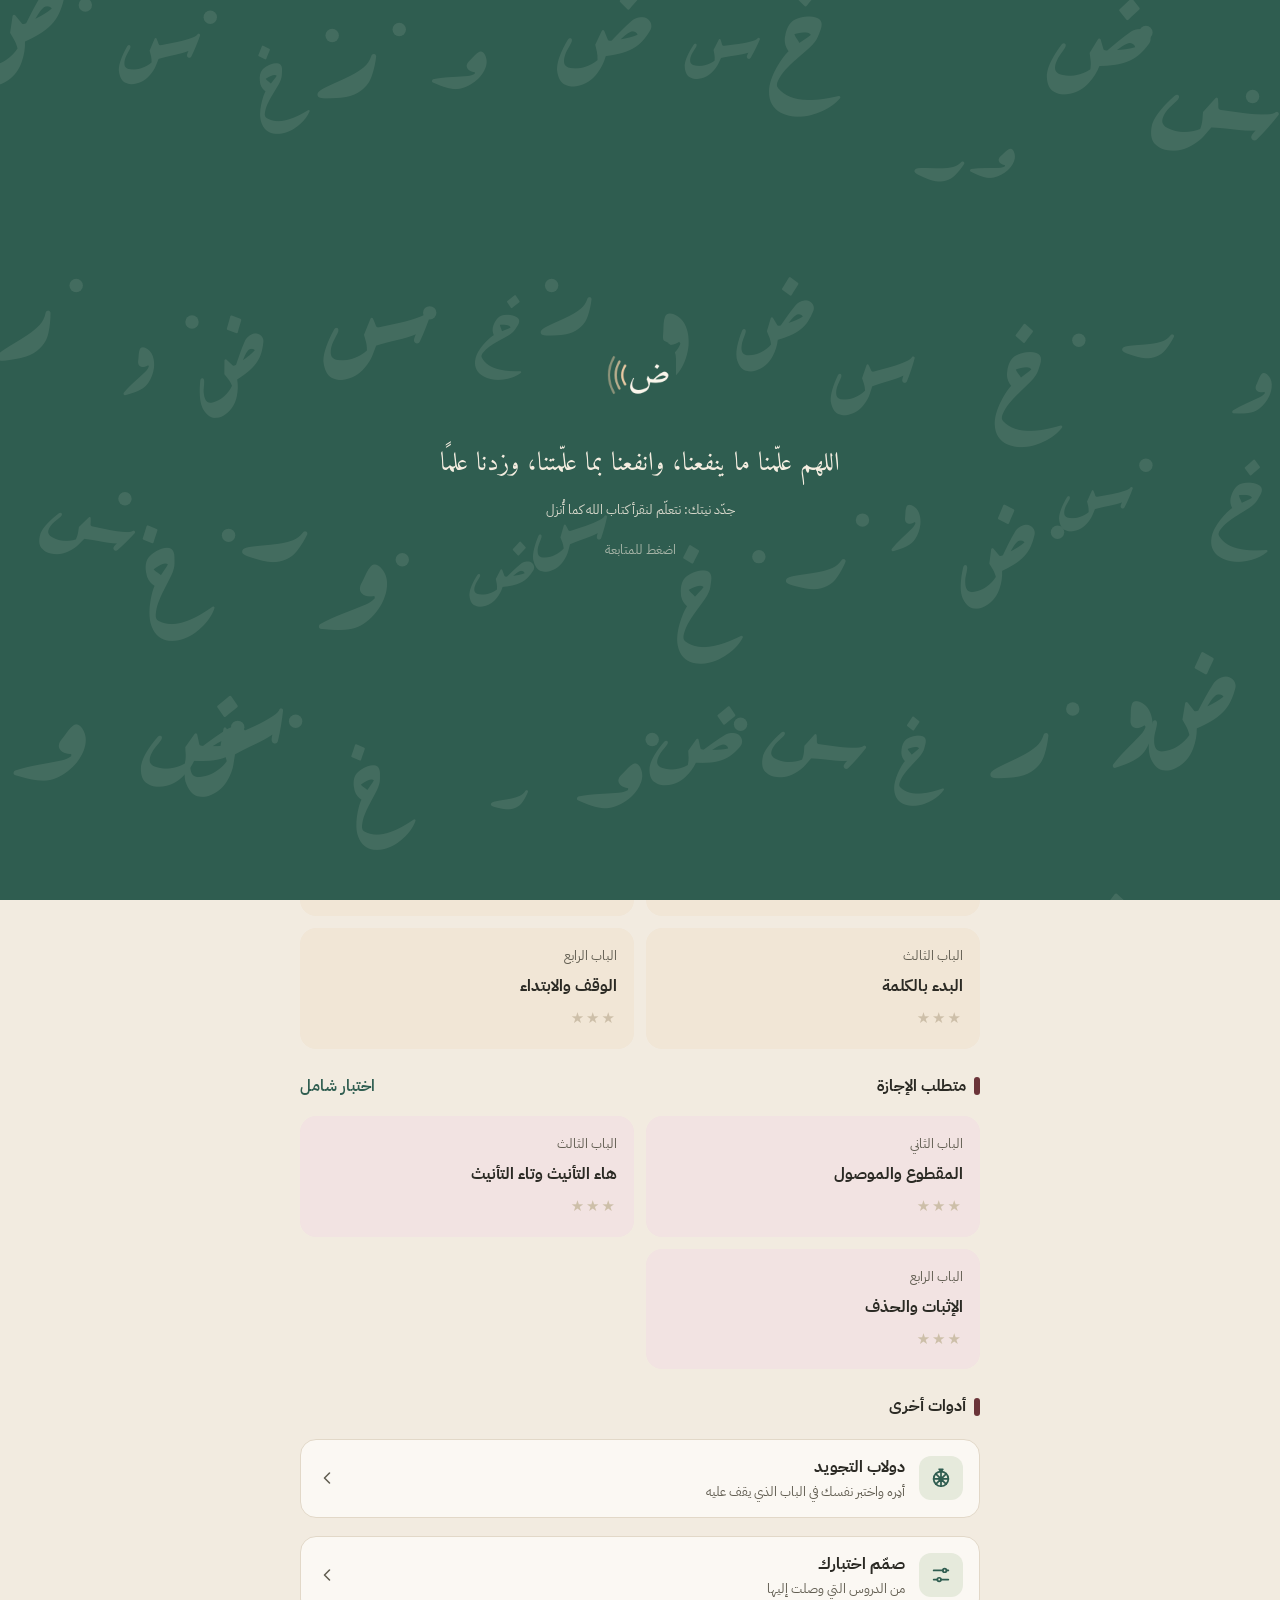
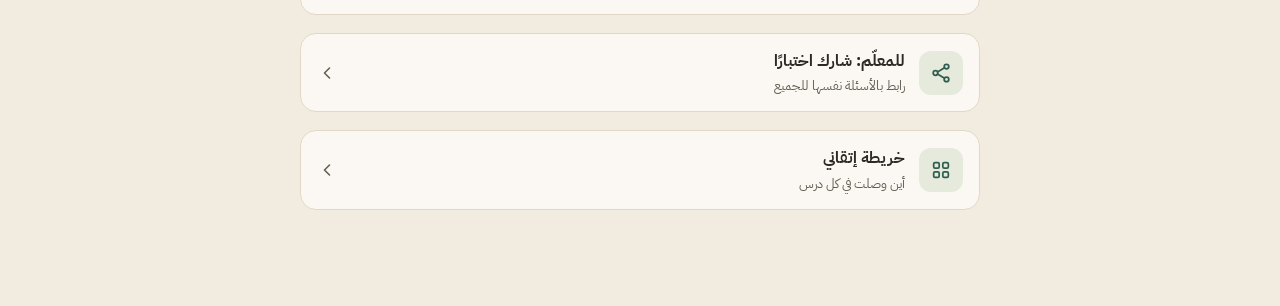
<file: library/index.html>
<!doctype html>
<html lang="ar" dir="rtl"><head><meta charset="utf-8">
<meta name="viewport" content="width=device-width,initial-scale=1,viewport-fit=cover">
<meta name="theme-color" content="#2F5D50">
<link rel="manifest" href="../manifest.webmanifest">
<link rel="icon" href="../icons/icon-192.png">
<link rel="stylesheet" href="../fonts/fonts.css">
<link rel="stylesheet" href="../assets/rz.css">
<script src="../assets/rz.js"></script>
<title>مكتبة الاختبارات · رسوخ</title>
<style>
.ic{display:inline-flex;width:18px;height:18px;flex-shrink:0}
.ic svg{width:100%;height:100%}
.ic.acc{color:var(--accent-ink)}
.chev{display:flex;width:20px;height:20px;color:var(--muted)}
.chev svg{width:20px;height:20px}
.lvl{display:flex;flex-direction:column;gap:10px}
.chap{cursor:pointer;font:inherit}
.stars{color:var(--accent);letter-spacing:2px;font-size:15px;margin-top:auto}
.stars .off{color:var(--line-strong)}

/* builder tree */
.tree{display:flex;flex-direction:column;gap:8px}
.tl{border:1px solid var(--line);border-radius:12px;padding:6px 12px;background:var(--bg)}
.tl summary{cursor:pointer;font-weight:700;min-height:40px;display:flex;align-items:center}
.tc{display:flex;flex-direction:column;gap:2px;padding:6px 0 10px;border-top:1px dashed var(--line)}
.tch,.tlsn{display:flex;align-items:center;gap:10px;min-height:40px}
.tch{font-weight:600}
.tlsn{padding-inline-start:26px;color:var(--ink)}
.tree input{width:20px;height:20px;accent-color:var(--primary)}

/* question screen */
.qmeta{display:flex;align-items:center;gap:8px;flex-wrap:wrap;font-size:13px;color:var(--muted)}
.qcard{display:flex;flex-direction:column;gap:16px}
.q{font-size:22px;font-weight:700;line-height:1.6}
.fillq .blank{display:inline-block;min-width:80px;border-bottom:2px solid var(--primary);margin:0 6px}
.big{font-family:var(--f-q);font-size:30px;line-height:2;text-align:center;background:var(--surface);border:1px solid var(--line);border-radius:var(--r);padding:8px}
.kind{font-size:13px;color:var(--muted)}
.verse{background:var(--surface);border:1px solid var(--line);border-radius:var(--r);padding:16px 14px;text-align:center;font-family:var(--f-q);font-size:27px;line-height:2.2}
.vw{font:inherit;background:none;border:none;padding:0 4px;border-radius:8px;color:inherit;display:inline}
button.vw{border-bottom:2px dotted var(--line-strong);border-radius:6px;margin:2px 0}
.vw.hl,.mhl{color:var(--wine);background:var(--wine-soft);border-radius:8px;padding:0 2px}
.verse.mq{text-align:center}.verse.mq .mqf{font-size:40px;line-height:1.8}.mqr{display:flex;justify-content:center;align-items:center;gap:8px;margin-top:6px}.pron{font-family:var(--f-q);font-size:24px;margin-top:4px;color:var(--ink)}.pron small{font-family:var(--f-ui);font-size:13px;color:var(--muted)}
.vw.on{background:var(--primary);color:var(--primary-ink);border-color:var(--primary)}
.vw.right{background:var(--good-soft);color:var(--good-ink);outline:2px solid var(--good)}
.vw.wrong{background:var(--bad-soft);color:var(--bad-ink);outline:2px solid var(--bad)}
.vw.missed{outline:2px dashed var(--good);color:var(--good-ink)}
.vw.optx{outline:2px dashed #3B7BBF;background:#E6F0FA;color:#1F4E7A}
.optnote{margin-top:6px}
.optnote .vw.optx{padding:0 6px}
.vref{font-family:var(--f-ui);font-size:13px;color:var(--muted);white-space:nowrap}
.opts{display:flex;flex-direction:column;gap:10px}
.opts.tf{display:grid;grid-template-columns:repeat(2,minmax(0,1fr))}
.opts.four{display:grid;grid-template-columns:repeat(2,minmax(0,1fr))}
.opt{width:100%;min-height:56px;padding:12px 16px;border-radius:14px;background:var(--surface);border:1px solid var(--line);display:flex;align-items:center;gap:10px;font-weight:600;text-align:start;line-height:1.6}
.opt .ot{flex-grow:1}
.opt .om{display:flex;width:22px;height:22px;flex-shrink:0}
.opt .om svg{width:22px;height:22px}
.opt[aria-pressed="true"]{background:var(--primary-soft);border:2px solid var(--primary);color:var(--primary)}
.opt.right{background:var(--good-soft);border:2px solid var(--good);color:var(--good-ink)}
.opt.wrong{background:var(--bad-soft);border:2px solid var(--bad);color:var(--bad-ink)}
.opt.missed{border:2px dashed var(--good)}
.opt:disabled{cursor:default;opacity:1}
.opt.ar,.tok.ar{font-family:var(--f-q);font-size:22px;font-weight:400}
.prop{display:flex;flex-direction:column;gap:2px;background:var(--surface);border:1px solid var(--line);border-inline-start:4px solid var(--accent);border-radius:12px;padding:10px 14px}
.prop small{font-size:13px;color:var(--muted)}
.follow{display:flex;flex-direction:column;gap:10px;border-top:1px dashed var(--line);padding-top:12px}
.mq,.ma{display:flex;flex-direction:column;gap:8px}
.mqi,.mai{display:flex;align-items:center;gap:10px;text-align:start;background:var(--surface);border:1px solid var(--line);border-radius:12px;padding:10px 12px;min-height:52px;font-weight:500}
.mqi.sel{border:2px solid var(--primary);background:var(--primary-soft)}
.mai.set{border-color:var(--primary)}
.mai.right{background:var(--good-soft);border:2px solid var(--good)}
.mai.wrong{background:var(--bad-soft);border:2px solid var(--bad)}
.num{min-width:28px;height:28px;border-radius:8px;background:var(--bg);display:inline-flex;align-items:center;justify-content:center;font-weight:700;color:var(--primary);flex-shrink:0}
.chips{display:flex;flex-wrap:wrap;gap:8px}
.tok{background:var(--surface);border:1px solid var(--line-strong);border-radius:12px;padding:6px 14px;min-height:44px;font-weight:600}
.tok.sel{border:2px solid var(--primary);background:var(--primary-soft)}
.tok.right{background:var(--good-soft);border-color:var(--good)} .tok.wrong{background:var(--bad-soft);border-color:var(--bad)}
.seq{margin:0;padding-inline-start:24px;display:flex;flex-direction:column;gap:6px;min-height:20px}
.seq li{background:var(--surface);border:1px solid var(--line);border-radius:10px;padding:6px 12px}
.seq li.right{background:var(--good-soft);border-color:var(--good)} .seq li.wrong{background:var(--bad-soft);border-color:var(--bad)}
.bins{display:grid;grid-template-columns:repeat(auto-fit,minmax(140px,1fr));gap:10px}
.bin{border:1px dashed var(--line-strong);border-radius:12px;padding:8px;display:flex;flex-direction:column;gap:8px;min-height:96px;background:var(--surface)}
.binh{background:var(--primary-soft);color:var(--primary);border:none;border-radius:10px;min-height:44px;font-weight:700}
.binw{display:flex;flex-wrap:wrap;gap:6px}
.review{display:flex;flex-direction:column;gap:8px}
.review .it{background:var(--surface);border:1px solid var(--line);border-radius:12px;padding:10px 12px;display:flex;flex-direction:column;gap:4px}
.arw{font-family:var(--f-q);font-size:20px}
.timer{position:relative;height:28px;border-radius:999px;background:var(--accent-soft);overflow:hidden;display:flex;align-items:center;justify-content:center}
.timer i{position:absolute;inset-block:0;inset-inline-start:0;width:100%;background:var(--accent);opacity:.35}
.timer span{position:relative;font-weight:700;color:var(--accent-ink);font-size:13px}
.bookimg{margin:0;display:flex;flex-direction:column;gap:4px;align-items:center}
.bookimg img{width:100%;max-width:380px;border-radius:14px;border:1px solid var(--line);background:#fff}
.bookimg figcaption{font-size:13px;color:var(--muted)}
.fbe{line-height:1.7}
.score{font-size:40px;font-weight:700;color:var(--primary);line-height:1.2}
.end{align-items:flex-start}
.end .rz-badge .ic{width:14px;height:14px}

/* notebook & mastery */
.legend{display:flex;flex-wrap:wrap;gap:12px;font-size:13px;color:var(--muted)}
.legend span{display:inline-flex;align-items:center;gap:6px}
.dot{width:12px;height:12px;border-radius:4px;display:inline-block}
.mas-row{display:flex;flex-wrap:wrap;gap:8px}
.mas{--mc:#B9AE9A;display:inline-flex;align-items:center;gap:6px;min-height:44px;padding:6px 12px;border-radius:12px;border:2px dashed var(--line-strong);background:transparent;color:var(--muted);text-decoration:none;font-size:15px}
.mas.good{--mc:#2F6B45}.mas.mid{--mc:#C26A1A}.mas.review{--mc:#6B3439}
.mas.good,.mas.mid,.mas.review{background:var(--mc);border:2px solid var(--mc);color:#FFF;font-weight:600}
.mas.few{border-style:dashed;border-color:rgba(255,255,255,.85);outline:2px solid var(--mc);outline-offset:0}
.dot{display:inline-block;width:14px;height:14px;border-radius:4px}
.dot.good{background:#2F6B45}.dot.mid{background:#C26A1A}.dot.review{background:#6B3439}.dot.none{background:transparent;border:2px dashed var(--line-strong)}
.rz-badge.mb{color:#FFF;font-weight:700}.rz-badge.mb.good{background:#2F6B45}.rz-badge.mb.mid{background:#C26A1A}.rz-badge.mb.review{background:#6B3439}.rz-badge.mb.none{background:var(--line);color:var(--muted)}
.mas small{font-size:12px;opacity:.85}

/* riddles, listen, hearts, combo, share */
.riddle-h{display:inline-flex;align-items:center;gap:6px;align-self:flex-start;background:var(--accent-soft);color:var(--accent-ink);border-radius:999px;padding:3px 12px;font-size:13px;font-weight:700}
.riddle-h .ic{width:16px;height:16px}
.listen{display:inline-flex;align-items:center;gap:4px;vertical-align:middle;font-family:var(--f-ui);font-size:13px;font-weight:600;border:1px solid var(--line-strong);background:var(--bg);color:var(--primary);border-radius:999px;padding:2px 10px;min-height:32px}
.listen svg{width:18px;height:18px}
.listen.on{background:var(--primary);color:var(--primary-ink);border-color:var(--primary)}
.hearts{display:inline-flex;gap:2px;color:var(--bad)}
.hearts .ic{width:18px;height:18px} .hearts .ic.off{color:var(--line-strong)}
.combo{display:inline-flex;align-items:center;gap:4px;background:var(--accent);color:var(--on-accent);border-radius:999px;padding:2px 10px;font-size:13px;font-weight:700}
.combo .ic{width:14px;height:14px}
.qshare{width:36px;height:36px;border-radius:10px;border:none;background:none;color:var(--muted);display:inline-flex;align-items:center;justify-content:center}
.qshare svg{width:20px;height:20px} .qshare:hover{background:var(--primary-soft);color:var(--primary)}
.rz-tile.gold{border-color:var(--accent);box-shadow:inset 0 0 0 1px var(--accent)}

/* lesson path */
.pathsec{background:var(--surface);border:1px solid var(--line);border-radius:var(--r);padding:14px 16px;display:flex;flex-direction:column;gap:6px}
.pathsec.gold{border-color:var(--accent);background:linear-gradient(var(--surface),var(--accent-soft))}
.path{display:flex;flex-direction:column;gap:4px;padding:4px 0}
.pnode{display:grid;grid-template-columns:56px minmax(0,1fr);column-gap:12px;align-items:center;border:none;background:none;text-align:start;padding:6px 0;margin-inline-start:calc(var(--x) * 18%);min-height:64px;color:var(--ink)}
.pnode .disc{width:56px;height:56px;border-radius:50%;flex-shrink:0;display:flex;align-items:center;justify-content:center;font-weight:700;font-size:18px;background:var(--primary);color:var(--primary-ink);box-shadow:0 4px 0 var(--primary-dark)}
.pnode .disc svg{width:22px;height:22px}
.pnode .pl{display:block;font-weight:600;line-height:1.5}
.pnode .stars{font-size:13px;margin:0}
.pnode .disc{grid-row:span 2}
.pnode.locked .disc{background:var(--line);color:var(--muted);box-shadow:0 4px 0 var(--line-strong)}
.pnode.locked .pl{color:var(--muted)}
.pnode.crown .disc{background:var(--accent);color:var(--on-accent);box-shadow:0 4px 0 #A88B68}
.pnode.final.titled .disc{border:none;background:var(--accent);color:var(--on-accent);box-shadow:0 4px 0 #A88B68;font-size:26px}
.pnode .ptitle{display:block;font-weight:800;font-size:17px;color:var(--primary-dark,var(--ink))}
.pnode .psub{display:block;font-weight:400;font-size:13px;color:var(--muted)}
.pnode.cur .disc{outline:4px solid var(--accent-soft);outline-offset:3px}
.pnode.final .disc{background:var(--surface);border:2px dashed var(--accent);box-shadow:none;font-size:24px}

@media (prefers-reduced-motion:no-preference){
  .pop{animation:pop .25s ease-out}
  .shake{animation:shake .35s}
  @keyframes pop{from{transform:translateY(6px);opacity:.4}to{transform:none;opacity:1}}
  @keyframes shake{25%{transform:translateX(-5px)}50%{transform:translateX(5px)}75%{transform:translateX(-3px)}}
}
/* exam readiness */
.ex-head{margin-top:-6px}.ex-total{font-size:18px;color:var(--primary)}
.ex-sec{gap:12px}.ex-n{color:var(--muted);font-weight:700;margin-inline-end:4px}
.ex-row{display:flex;align-items:center;gap:8px;padding:6px 8px;border-radius:12px;line-height:1.7}
.ex-row.good,.ex-rule.good,.ex-f.good{background:var(--good-soft)}.ex-row.bad,.ex-rule.bad,.ex-f.bad{background:var(--bad-soft)}
.ex-row .grow{flex-grow:1}.ex-tfb{display:flex;gap:6px;flex-shrink:0}.ex-tf{min-width:46px;padding:0 10px;font-size:18px}
.ex-rep{align-self:flex-start;background:none;border:none;padding:2px 0;font:inherit;font-size:13px;color:var(--muted);text-decoration:underline;cursor:pointer}
.ex-fix{font-size:14px;color:var(--ink);background:var(--accent-soft);border-radius:10px;padding:6px 10px;line-height:1.7}
.ex-q{display:flex;flex-direction:column;gap:8px;line-height:1.8}.ex-opts{display:flex;flex-direction:column;gap:6px}
.ex-opts .opt{min-height:48px;padding:8px 14px;font-weight:500}.ex-l{color:var(--muted);font-weight:700}
.ex-txt{width:100%;box-sizing:border-box;border:1px solid var(--line-strong);border-radius:12px;padding:10px;font:inherit;background:var(--surface);color:var(--ink);resize:vertical}
.ex-model{background:var(--sage-soft);border-radius:12px;padding:8px 12px;line-height:1.9}.ex-mine{color:var(--muted);font-size:14px}
.ex-self{display:flex;flex-wrap:wrap;gap:6px;align-items:center}.ex-self .rz-chip{min-height:38px;padding:0 14px}
.ex-pass{font-family:var(--f-q);font-size:24px;line-height:2.4;background:var(--surface);border:1px solid var(--line);border-radius:14px;padding:10px 12px;text-align:justify}
.ex-w{font:inherit;background:none;border:none;color:inherit;padding:0 2px;border-radius:8px;cursor:pointer}
.ex-w.on{background:var(--primary-soft);color:var(--primary)}.ex-w sup{font-family:var(--f-ui);font-size:11px;color:var(--primary)}
.ex-rules{display:flex;flex-direction:column;gap:6px}
.ex-rule{display:flex;align-items:center;gap:8px;text-align:start;font:inherit;color:var(--ink);background:var(--surface);border:1px solid var(--line);border-radius:12px;padding:8px 12px;min-height:46px;cursor:pointer}
.ex-rule .grow{flex-grow:1}.ex-rule b{font-family:var(--f-q);font-size:20px;font-weight:400}.ex-rule.act{border:2px solid var(--primary);background:var(--primary-soft)}
.ex-ana{display:flex;flex-direction:column;gap:8px;border:1px solid var(--line);border-radius:14px;padding:10px 12px}
.ex-word{font-family:var(--f-q);font-size:28px}.ex-f{display:flex;flex-direction:column;gap:4px;border-radius:10px;padding:4px}
.ex-fg{display:grid;grid-template-columns:repeat(auto-fit,minmax(140px,1fr));gap:6px}.ex-fg .rz-select{min-height:44px;font-size:15px}
.ex-cur{position:sticky;top:0;z-index:2;font-family:var(--f-ui);font-size:14px;line-height:1.6;background:var(--primary);color:var(--primary-ink,#fff);border-radius:10px;padding:6px 10px;margin-bottom:6px}
.wh{display:flex;justify-content:center}.wh-svg{width:min(320px,86vw,48vh);height:auto;font-family:var(--f-ui);cursor:pointer;-webkit-tap-highlight-color:transparent}.wh .wl{transform-box:fill-box;transform-origin:center}.wh-svg:focus{outline:none}.wh-svg:focus-visible{outline:2px solid var(--primary);border-radius:50%}
/* exam: choices before «سلّم الورقة» are neutral grey, so a pick never looks like "correct" (green) */
.ex-sec{--sel:#55524C;--sel-soft:#E9E6E0}
:root[data-theme="dark"] .ex-sec{--sel:#CFCAC0;--sel-soft:#34312C}
@media (prefers-color-scheme:dark){:root[data-theme="auto"] .ex-sec{--sel:#CFCAC0;--sel-soft:#34312C}}
.ex-sec .opt[aria-pressed="true"]{background:var(--sel-soft);border-color:var(--sel);color:var(--ink)}
.ex-sec .rz-chip[aria-pressed="true"]{background:var(--sel);border-color:var(--sel);color:#FFF}
.ex-sec .ex-w.on{background:var(--sel-soft);color:var(--ink)}.ex-sec .ex-w sup{color:var(--sel)}
.ex-sec .ex-rule.act{border-color:var(--sel);background:var(--sel-soft)}.ex-sec .ex-cur{background:var(--sel);color:#FFF}
.ex-sec :focus-visible,.ex-sec .rz-select:focus{outline:2px solid var(--sel);outline-offset:1px;border-color:var(--sel);box-shadow:none}
.ex-kw{display:flex;flex-direction:column;gap:2px;font-size:14px;line-height:1.7;background:var(--surface);border:1px dashed var(--line-strong);border-radius:12px;padding:6px 10px}
.imgpick{display:grid;grid-template-columns:1fr 1fr;gap:8px}.opt.ip{padding:4px;min-height:0;position:relative;display:block}.opt.ip img{width:100%;height:auto;display:block;border-radius:10px}.opt.ip .om{position:absolute;top:6px;inset-inline-start:6px}
.dgfig{margin:0;background:#FBF7EE;border:1px solid var(--line);border-radius:14px;padding:6px;display:flex;justify-content:center}.dgfig svg{width:100%;max-width:420px;max-height:46vh;height:auto;font-family:var(--f-ui)}
.dg-glow>*{fill:rgba(255,214,64,.55);stroke:#FFC400;stroke-width:4;filter:drop-shadow(0 0 6px #FFD54A)}
.pin{cursor:pointer;outline:none}.pin:focus,.pin:focus-visible{outline:none}.pin:focus-visible circle{stroke-width:5}.pin circle{fill:#fff;stroke:#2F5D50;stroke-width:3}.pin .pn{text-anchor:middle;font-weight:800;fill:#2F5D50}.pin .pl{text-anchor:middle;font-weight:700;fill:#1F1A14;paint-order:stroke;stroke:#fff;stroke-width:4px}
.pin.on circle{fill:#55524C;stroke:#55524C}.pin.on .pn{fill:#fff}.pin.right circle{fill:#2F6B45;stroke:#2F6B45}.pin.wrong circle{fill:#6B3439;stroke:#6B3439}.pin.right .pn,.pin.wrong .pn{fill:#fff}
.dg-chips{display:flex;flex-wrap:wrap;gap:8px}.dg-chips small{font-weight:700}
.ex-res{align-items:center;text-align:center}.ex-big{font-size:44px;font-weight:700;color:var(--primary)}.ex-big small{font-size:18px;color:var(--muted)}
.ex-foot{display:flex;flex-direction:column;gap:8px}.ex-foot.two{flex-direction:row}.ex-foot.two>*{flex:1}
#paper{display:none}
@media print{body.printing>*:not(#paper){display:none!important}body.printing #paper{display:block!important}.rz-nav,.rz-top a,.ex-foot,.ex-self,.rz-action{display:none!important}body{background:#fff}.rz-card{break-inside:avoid;border:1px solid #ccc}.ex-txt{border:1px solid #999;min-height:80px}}
</style>
</head><body data-nav="tests">
<main class="rz-main" id="app"><p class="rz-empty">جاري التحميل…</p></main>
<script src="data.js"></script>
<script src="riddles.js"></script>
<script src="diagrams.js"></script>
<script src="exam.js"></script>
<script src="engine.js"></script>
</body></html>
</file>
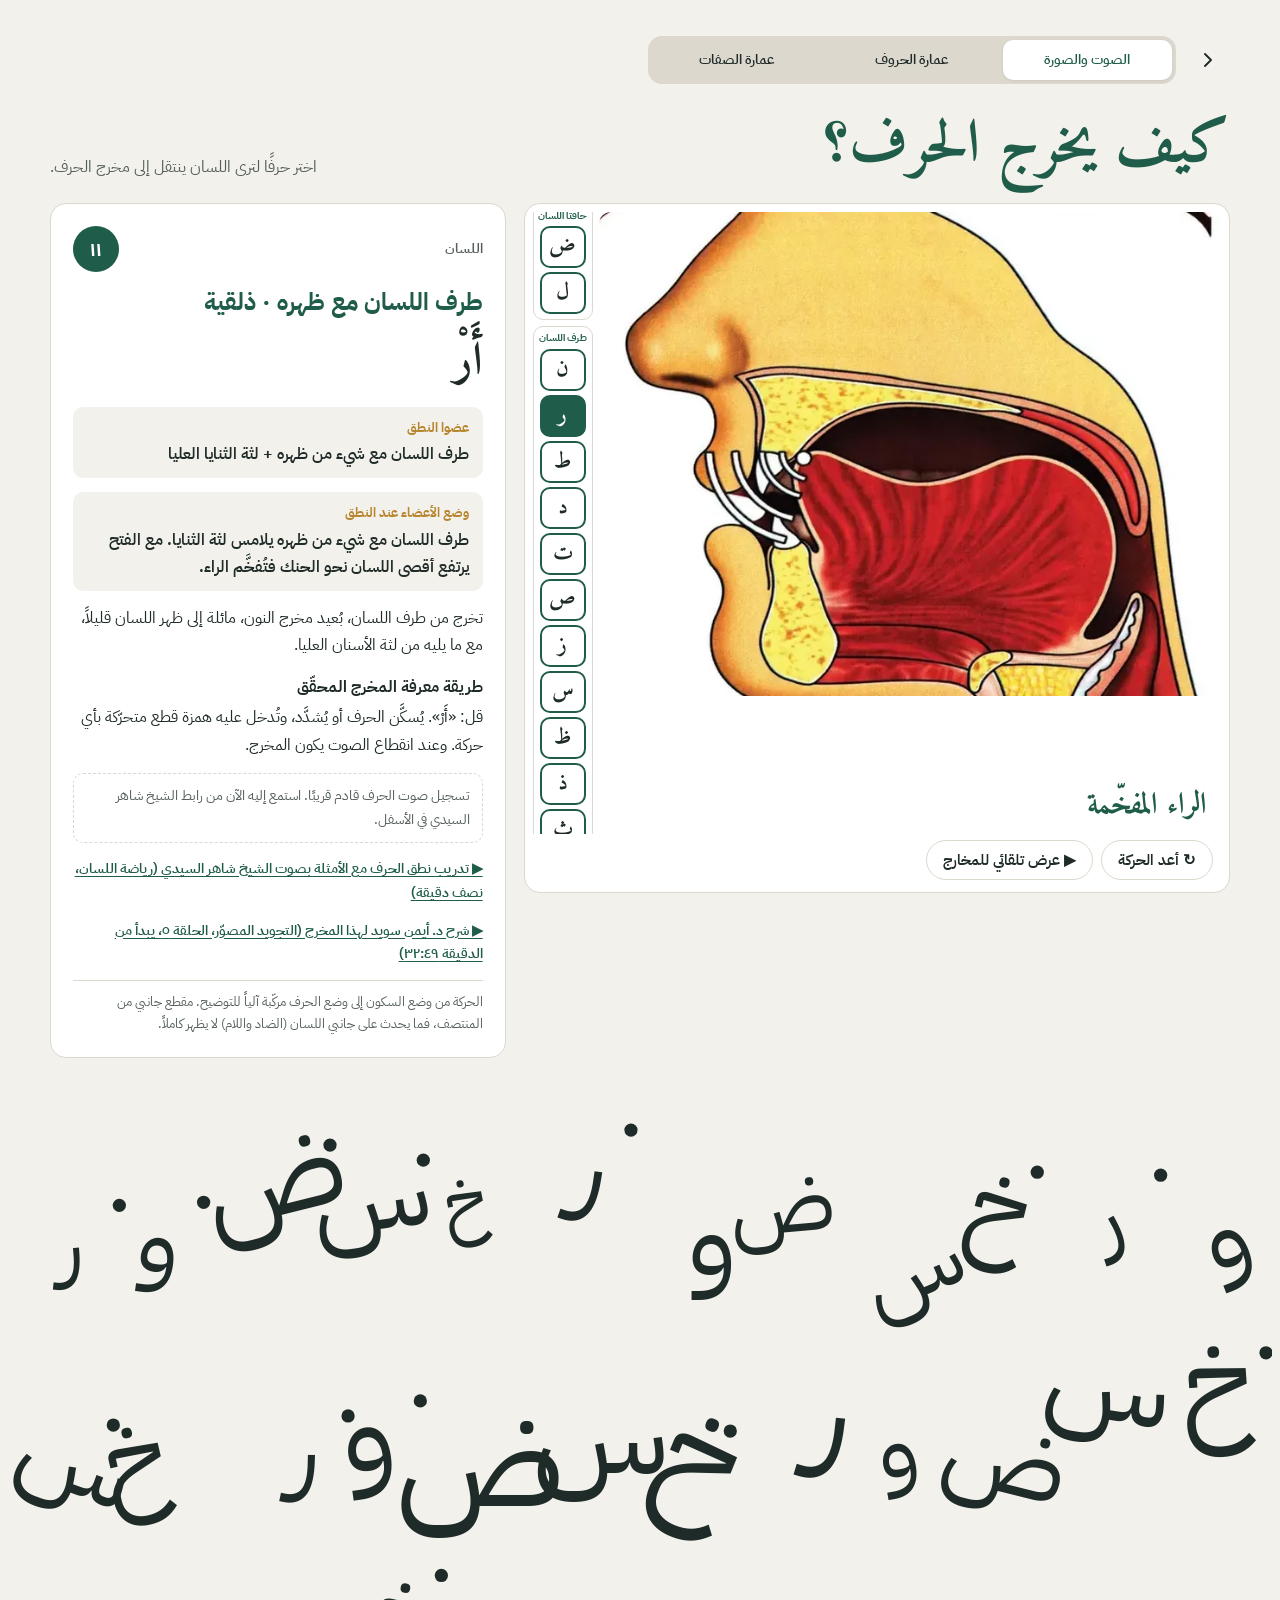
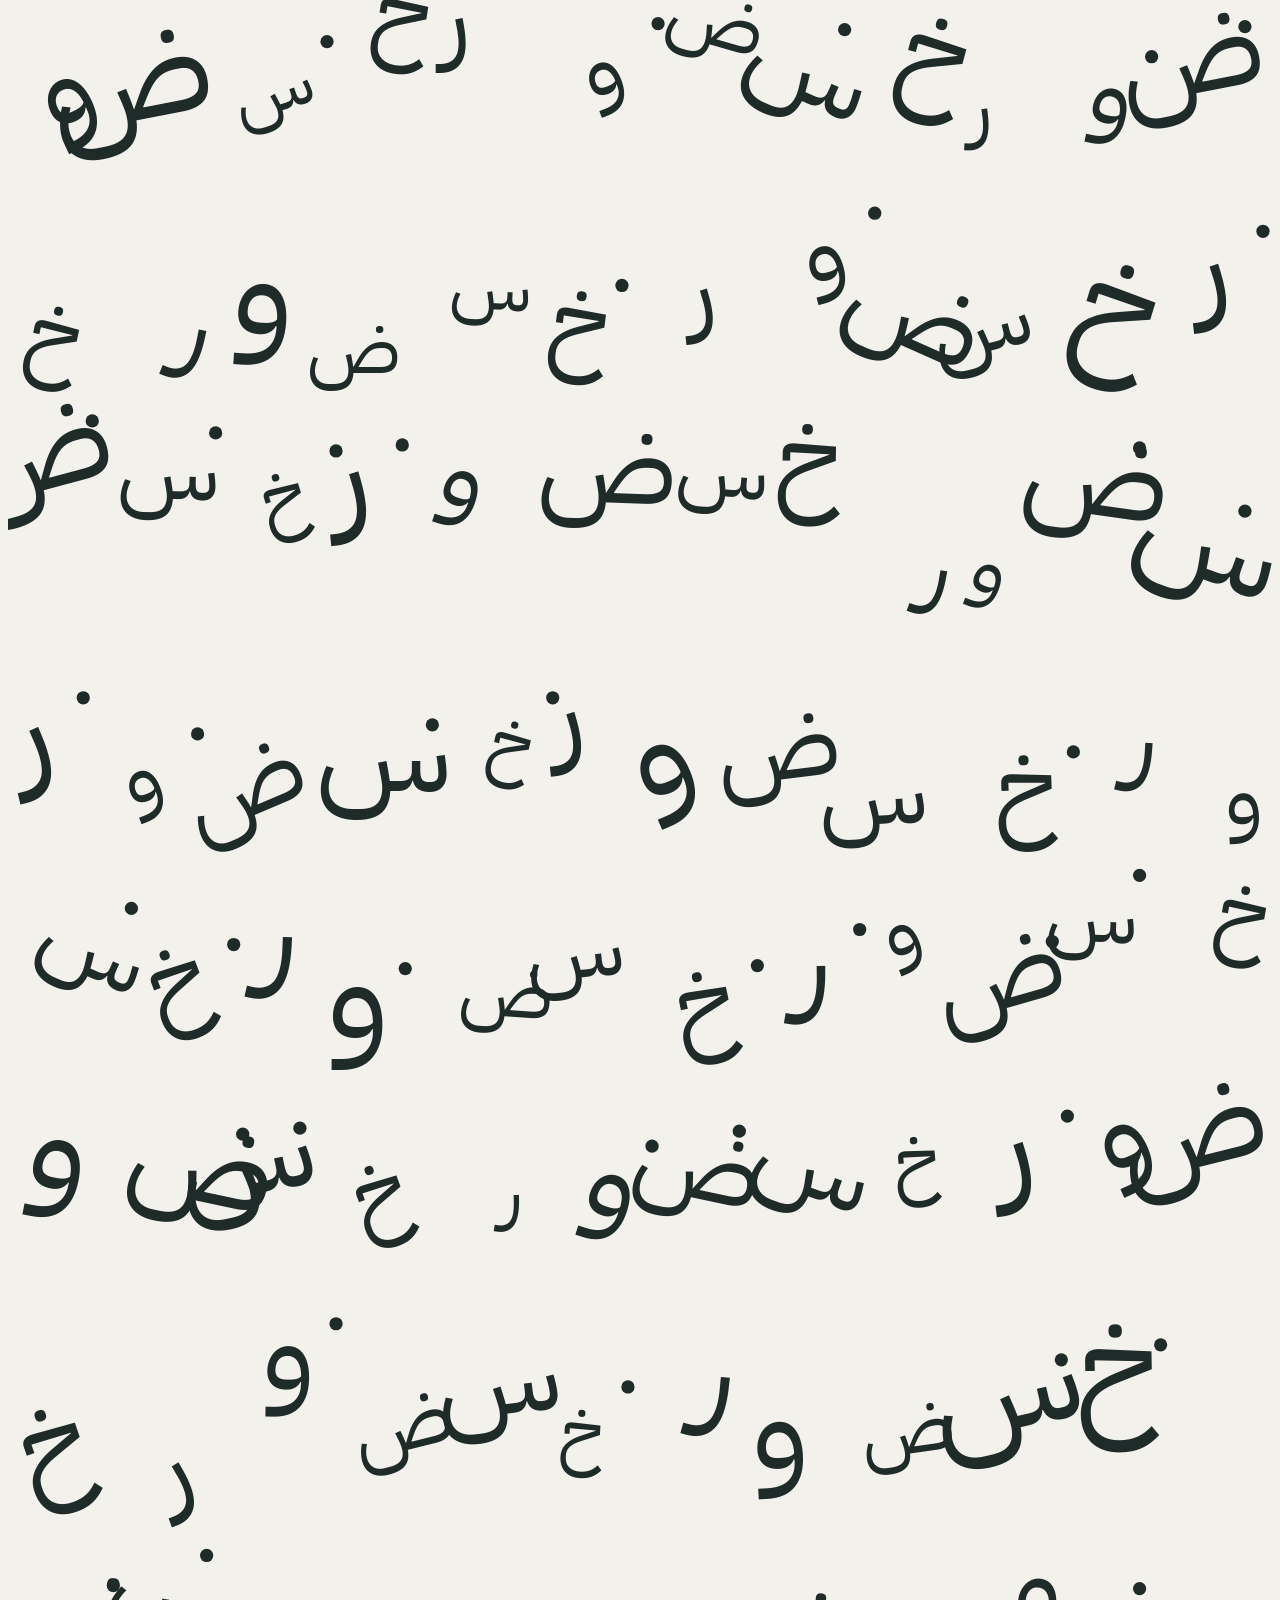
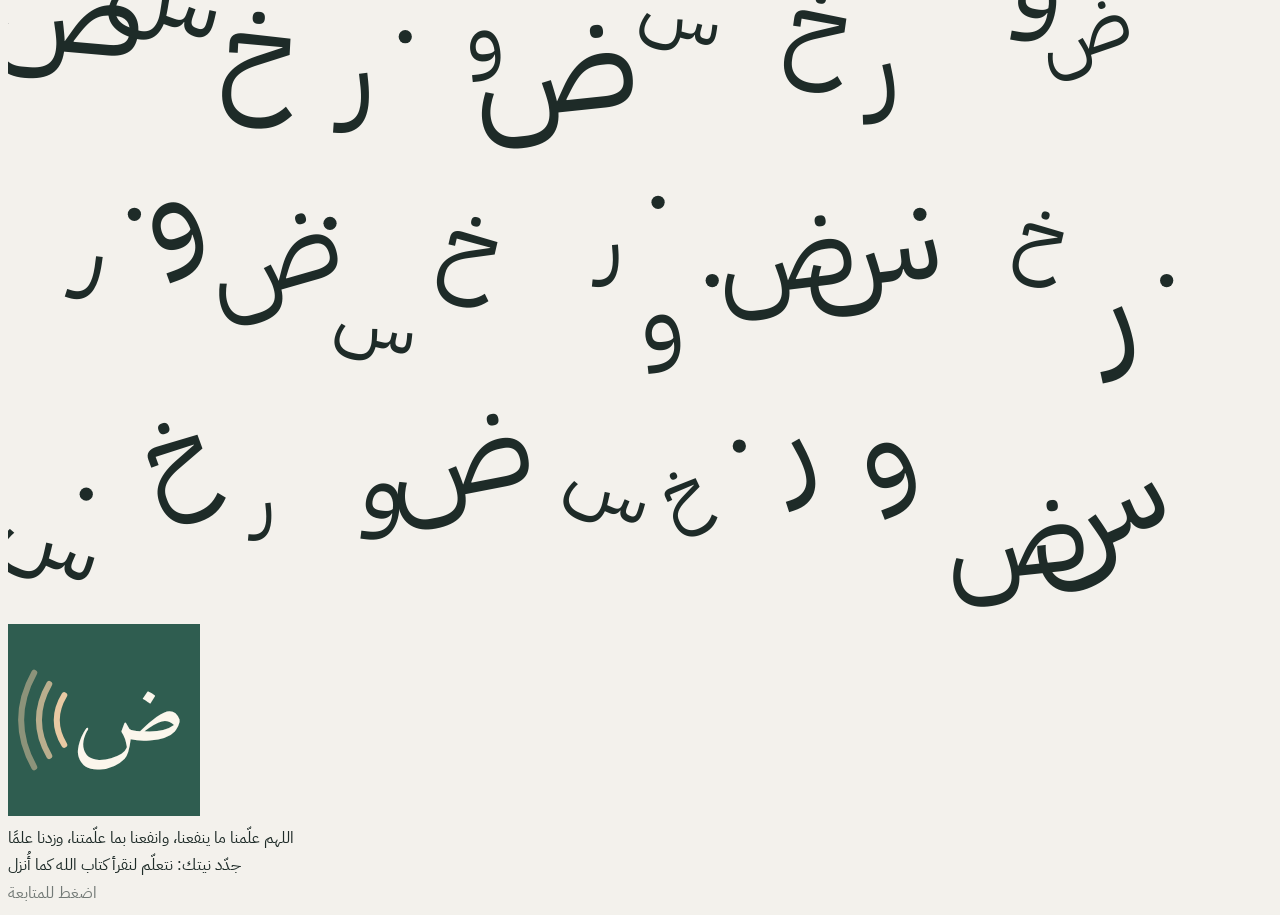
<file: makharij/index.html>
<!doctype html>
<html lang="ar">
<head>
<meta charset="utf-8">
<meta name="viewport" content="width=device-width,initial-scale=1,viewport-fit=cover">
<title>كيف يخرج الحرف؟ · رسوخ</title>
<link rel="manifest" href="../manifest.webmanifest">
<link rel="icon" href="../icons/icon-192.png">
<link rel="stylesheet" href="../fonts/fonts.css">
<script src="../assets/rz.js"></script>
<style>
/* Layout: stage (anatomy) beside a reading panel; letter keys grouped by makhraj region below. */
:root{
  --bg:#F3F1EC; --surface:#FFFFFF; --ink:#1E2B28; --muted:#55605C; --line:#DCD8CE;
  --accent:#1F5C4A; --gold:#B8862E;
  --skin:#F1D3C2; --skin-line:#B98872; --air:#FBF7F2; --bone:#E9DFC9; --bone-line:#A8946A;
  --tongue:#D9827B; --tongue-line:#9E4E48; --tooth:#FFFFFF; --tooth-line:#9C8A66;
  --jawf:#8A6A22; --halq:#8E3B1F; --lisan:#1F5C4A; --shafa:#1D4E6B; --khay:#5B2C4F;
  --display:"Amiri",serif; --body:"IBM Plex Sans Arabic",Tahoma,sans-serif;
  color-scheme:light;
}
@media (prefers-color-scheme:dark){:root:not([data-theme="light"]){
  --bg:#141917; --surface:#1C2320; --ink:#EDEAE2; --muted:#A9B0AB; --line:#323B37;
  --accent:#6CC3A4; --gold:#E0B460;
  --skin:#5A4339; --skin-line:#9C7462; --air:#232A27; --bone:#6E644F; --bone-line:#A8946A;
  --tongue:#C46F68; --tongue-line:#F0A9A2; --tooth:#ECE8DF; --tooth-line:#8F8264;
  --jawf:#E0B460; --halq:#F08E68; --lisan:#6CC3A4; --shafa:#7FB6DA; --khay:#D79BC6;
  color-scheme:dark}}
:root[data-theme="dark"]{
  --bg:#141917; --surface:#1C2320; --ink:#EDEAE2; --muted:#A9B0AB; --line:#323B37;
  --accent:#6CC3A4; --gold:#E0B460;
  --skin:#5A4339; --skin-line:#9C7462; --air:#232A27; --bone:#6E644F; --bone-line:#A8946A;
  --tongue:#C46F68; --tongue-line:#F0A9A2; --tooth:#ECE8DF; --tooth-line:#8F8264;
  --jawf:#E0B460; --halq:#F08E68; --lisan:#6CC3A4; --shafa:#7FB6DA; --khay:#D79BC6;
  color-scheme:dark}
body{background:var(--bg);color:var(--ink);font-family:var(--body);font-size:16px;line-height:1.7}
.wrap{max-width:1180px;margin:0 auto;padding-block:28px 48px;padding-left:max(16px,env(safe-area-inset-left,0px));padding-right:max(16px,env(safe-area-inset-right,0px));display:flex;flex-direction:column;gap:22px}
header{display:flex;flex-wrap:wrap;align-items:flex-end;justify-content:space-between;gap:12px 32px}
.eyebrow{font-size:14px;font-weight:600;letter-spacing:.5px;color:var(--gold)}
h1{margin:0;font-family:var(--display);font-size:clamp(40px,6vw,60px);line-height:1.15;color:var(--accent);text-wrap:balance}
header p{margin:0;max-width:46ch;color:var(--muted)}
.main{display:grid;grid-template-columns:minmax(0,1.55fr) minmax(0,1fr);gap:18px;align-items:start}
@media (max-width:820px){.main{grid-template-columns:minmax(0,1fr)}}
.stage{background:var(--surface);border:1px solid var(--line);border-radius:16px;padding:8px;position:relative}
.stage svg{display:block;width:100%;height:auto;direction:ltr}
.bookview{position:relative;aspect-ratio:1/1;background:#fff;border-radius:12px;overflow:hidden;direction:ltr}
.bookview[hidden]{display:none}
.try b{display:block;margin-bottom:2px}.try small{display:block;opacity:.75;margin-top:4px}
.bookview img,.bookview video{position:absolute;inset:0;width:100%;height:100%;object-fit:contain;object-position:top;opacity:0;transition:opacity .3s ease;background:#fff}
.bookview video{pointer-events:none}.bookview video.on{opacity:1}
.bookview img.on{opacity:1}
@media (prefers-reduced-motion:reduce){.bookview img,.bookview video{transition:none}}
.bkcap{position:absolute;inset-inline:0;bottom:0;display:flex;justify-content:space-between;align-items:center;gap:10px;padding:10px 14px;background:linear-gradient(to top,rgba(255,255,255,.96) 60%,rgba(255,255,255,0));color:#1E2B28;direction:rtl}
.bkcap b{font-family:var(--display);font-size:30px;line-height:1.2;color:#1F5C4A}
.bkcap span{font-size:13px;font-weight:600;color:#55605C}
.seg{display:inline-flex;border:1.5px solid var(--line);border-radius:999px;overflow:hidden}
.seg button{border:0;background:var(--surface);color:var(--ink);padding:6px 16px;min-height:40px;font-size:15px;font-weight:600}
.seg button[aria-pressed="true"]{background:var(--accent);color:var(--surface)}
#svg[hidden]{display:none}
.stage .bar{display:flex;flex-wrap:wrap;gap:8px;padding:6px 8px 4px}
.panel{background:var(--surface);border:1px solid var(--line);border-radius:16px;padding:22px;display:flex;flex-direction:column;gap:14px;min-width:0}
.panel .top{display:flex;justify-content:space-between;align-items:center;gap:10px}
.region{font-size:14px;font-weight:600;color:var(--muted)}
.num{min-width:46px;height:46px;border-radius:999px;display:grid;place-items:center;font-weight:700;font-size:20px;color:var(--surface);background:var(--c,var(--accent))}
.pname{font-size:24px;font-weight:700;line-height:1.4;color:var(--c,var(--accent));text-wrap:balance}
.pletters{font-family:var(--display);font-size:46px;font-weight:700;line-height:1.3}
.box{background:var(--bg);border-radius:10px;padding:10px 14px;display:flex;flex-direction:column;gap:2px}
.box b{font-size:13px;color:var(--gold)}
.box span{font-weight:600}
.book{font-size:16px;color:var(--ink)}
.book small{display:block;color:var(--muted);font-size:13px}
.try{font-size:16px;line-height:1.75}
.sound{display:flex;flex-wrap:wrap;align-items:center;gap:8px;border:1.5px dashed var(--line);border-radius:10px;padding:10px 12px}
.sound b{font-size:13px;color:var(--gold);width:100%}
.sound .pill{font-size:15px}
.sound .src{font-size:12px;color:var(--muted);width:100%}
.sound video{width:100%;border-radius:8px;background:#000;aspect-ratio:16/9}
.sound.empty{color:var(--muted);font-size:14px}
.vid{font-size:14px;font-weight:600;color:var(--accent);text-decoration:underline;text-underline-offset:3px}
.note{font-size:13px;color:var(--muted);border-top:1px solid var(--line);padding-top:10px}
button{font-family:var(--body);cursor:pointer}
button:focus-visible{outline:3px solid var(--gold);outline-offset:2px}
.pill{border:1.5px solid var(--line);background:var(--surface);color:var(--ink);border-radius:999px;padding:6px 16px;min-height:40px;font-size:15px;font-weight:600}
.pill[aria-pressed="true"]{background:var(--accent);border-color:var(--accent);color:var(--surface)}
.vowels{display:flex;gap:8px;flex-wrap:wrap;align-items:center}
.vowels[hidden]{display:none!important}
.vowels .v{font-family:var(--display);font-size:26px;min-width:64px;padding:2px 14px}
.groups{display:grid;grid-template-columns:repeat(auto-fill,minmax(250px,1fr));gap:12px}
.grp{background:var(--surface);border:1px solid var(--line);border-radius:14px;padding:12px 14px;display:flex;flex-direction:column;gap:8px}
.grp h3{margin:0;font-size:14px;font-weight:700;color:var(--gc)}
.keys{display:flex;flex-wrap:wrap;gap:6px}
.k{font-family:var(--display);font-size:26px;font-weight:700;min-width:48px;min-height:48px;border-radius:10px;border:2px solid var(--gc);background:var(--surface);color:var(--ink);line-height:1;padding:4px 8px}
.k.sm{font-family:var(--body);font-size:14px}
.k[aria-pressed="true"]{background:var(--gc);color:var(--surface)}
.lb2{font-family:var(--body);font-size:14px;font-weight:700}
/* letters in a narrow column beside the picture; the picture stays on screen while the text scrolls (batch 7, note 16) */
.viewrow{position:relative;padding-left:66px}
.viewrow .groups{position:absolute;left:0;top:0;bottom:0;width:60px;display:flex;flex-direction:column;gap:6px;overflow-y:auto;scrollbar-width:none;overscroll-behavior:contain}
.viewrow .groups::-webkit-scrollbar{display:none}
.viewrow .grp{padding:5px 3px;gap:4px;border-radius:10px;align-items:center}
.viewrow .grp h3{font-size:10px;text-align:center;line-height:1.25}
.viewrow .keys{flex-direction:column;gap:4px;align-items:center}
.viewrow .k{min-width:46px;min-height:42px;font-size:22px;padding:2px}
.viewrow .k.sm{font-size:10.5px;padding:2px;min-width:46px;line-height:1.2}
@media (max-width:820px){.stage{position:sticky;top:0;z-index:5;box-shadow:0 6px 14px rgba(0,0,0,.08)}}

.lbl{font-family:var(--body);font-size:13px;font-weight:600;fill:var(--muted)}
@media (prefers-reduced-motion:reduce){.pulse{animation:none!important}}
.pulse{animation:pl 1.2s ease-in-out infinite;transform-box:fill-box;transform-origin:center}
@keyframes pl{0%,100%{opacity:.95}50%{opacity:.45}}
.flow{stroke-dasharray:6 8;animation:fl 1s linear infinite}
@keyframes fl{to{stroke-dashoffset:-28}}
.apptop{display:flex;align-items:center;gap:10px;margin-bottom:6px}
.apptop .back svg{width:24px;height:24px}.apptop .back{width:44px;height:44px;border-radius:12px;display:flex;align-items:center;justify-content:center;color:var(--ink);text-decoration:none;font-size:22px}
.tabs{display:flex;gap:6px;background:var(--line);padding:4px;border-radius:14px;flex-grow:1;max-width:520px}
.tabs a{flex:1;text-align:center;padding:8px 4px;border-radius:10px;text-decoration:none;color:var(--ink);font-weight:600;font-size:14px}
.tabs a[aria-current]{background:var(--surface);color:var(--accent);box-shadow:0 1px 3px rgba(0,0,0,.08)}
</style>

</head>
<body>
<div class="wrap" dir="rtl">
<nav class="apptop"><a class="back" href="../" aria-label="رجوع" data-icon="back"></a><div class="tabs"><a href="./" aria-current="page">الصوت والصورة</a><a href="../imara/">عمارة الحروف</a><a href="../sifat/">عمارة الصفات</a></div></nav>
<header>
  <div>
    <h1>كيف يخرج الحرف؟</h1>
  </div>
  <p>اختر حرفًا لترى اللسان ينتقل إلى مخرج الحرف.</p>
</header>

<div class="main">
  <div class="stage">
<div class="viewrow">
    <div class="bookview" id="bookView">
      <img id="bkA" alt="" decoding="async"><img id="bkB" alt="" decoding="async"><video id="bkV" muted playsinline preload="auto" aria-hidden="true"></video>
      <div class="bkcap"><b id="bkLab"></b><span id="bkPg"></span></div>
    </div>
    <div class="groups" id="groups" aria-label="الحروف"></div>
    </div>
    <svg id="svg" hidden viewBox="18 122 630 566" role="img" aria-label="مقطع جانبي للرأس يتحرك فيه اللسان والشفتان والحنك اللحمي" style="background:#FBF8EF;border-radius:12px">
      <defs>
        <pattern id="dots" width="9" height="9" patternUnits="userSpaceOnUse"><rect width="9" height="9" fill="#E4E294"/><circle cx="2" cy="3" r="1" fill="#B9B65A"/><circle cx="6.5" cy="7" r=".8" fill="#C6C26A"/></pattern>
        <linearGradient id="gNose" x1="0" y1="0" x2="1" y2="1"><stop offset="0" stop-color="#B24456"/><stop offset="1" stop-color="#7C2334"/></linearGradient>
        <linearGradient id="gAir" x1="0" y1="0" x2="0" y2="1"><stop offset="0" stop-color="#1A0E12"/><stop offset=".55" stop-color="#21141C"/><stop offset="1" stop-color="#2A2248"/></linearGradient>
        <radialGradient id="gTongue" cx=".55" cy=".25" r=".85"><stop offset="0" stop-color="#E06A78"/><stop offset=".6" stop-color="#C4475A"/><stop offset="1" stop-color="#9A2E43"/></radialGradient>
        <linearGradient id="gWall" x1="0" y1="0" x2="1" y2="0"><stop offset="0" stop-color="#5E1A2B"/><stop offset="1" stop-color="#9B3446"/></linearGradient>
        <linearGradient id="gSkin" x1="0" y1="0" x2="1" y2="0"><stop offset="0" stop-color="#F5D766"/><stop offset="1" stop-color="#EDC54C"/></linearGradient>
      </defs>
      <!-- head -->
      <path fill="url(#gSkin)" d="M215,120 C190,160 130,200 86,222 Q64,232 72,247 Q80,259 104,256 Q112,266 118,282 L176,296 L184,440 L176,524 C230,540 290,550 318,575 C330,610 334,650 336,690 L660,690 L660,120 Z"/>
      <!-- nasal cavity (khayshum) -->
      <path fill="url(#gNose)" stroke="#5A1624" stroke-width="1.5" d="M104,256 C114,238 142,214 182,200 C262,170 420,168 500,182 C560,192 598,214 604,250 L604,264 C560,252 500,247 452,246 C400,244 300,252 228,268 C190,268 140,264 112,262 Z"/>
      <!-- air: mouth + throat -->
      <path id="air" fill="url(#gAir)" d="M604,262 L604,690 L570,690 L570,522 C566,512 562,505 558,500 C500,516 380,514 300,497 C252,484 224,458 214,432 L203,378 L150,374 L104,363 L150,352 L196,350 L210,296 L222,298 C246,280 272,271 332,259 C400,256 452,252 470,252 C540,250 590,256 604,262 Z"/>
      <!-- back wall of the throat -->
      <path fill="url(#gWall)" stroke="#4A1220" stroke-width="1.2" d="M604,206 C612,240 614,300 612,400 L612,690 L630,690 L630,206 C624,200 610,200 604,206 Z"/>
      <!-- hard palate + maxilla (bone) -->
      <path fill="url(#dots)" stroke="#8F8A3A" stroke-width="1.5" d="M112,262 C140,264 190,268 228,268 C300,252 400,244 452,246 L456,260 C400,256 332,259 272,271 C246,280 234,290 222,298 L206,292 C180,290 140,288 118,282 Z"/>
      <!-- mandible (bone) -->
      <path fill="url(#dots)" stroke="#8F8A3A" stroke-width="1.5" d="M214,432 C224,458 252,484 300,497 L304,522 C262,530 214,530 190,516 C180,490 184,458 199,434 Z"/>
      <!-- gums -->
      <path fill="#E2808B" stroke="#8E3A46" stroke-width="1" d="M204,289 L223,297 L214,318 L201,312 Z"/>
      <path fill="#E2808B" stroke="#8E3A46" stroke-width="1" d="M198,436 L215,433 L209,410 L196,413 Z"/>
      <!-- velum -->
      <path id="velum" fill="#D86B78" stroke="#6E1F2E" stroke-width="1.6"/>
      <!-- hyoid, epiglottis, vocal folds -->
      <ellipse cx="546" cy="532" rx="13" ry="7" fill="#EBCB4F" stroke="#8C6E12" stroke-width="1.2"/>
      <path fill="#EBCB4F" stroke="#8C6E12" stroke-width="1.4" d="M570,526 C571,500 578,478 596,456 C592,482 586,506 582,528 Z"/>
      <path id="vfF" fill="#E8909A" stroke="#7A2433" stroke-width="1.2"/>
      <path id="vfB" fill="#E8909A" stroke="#7A2433" stroke-width="1.2"/>
      <!-- airflow -->
      <path id="flowMouth" class="flow" fill="none" stroke="#FFFFFF" stroke-width="3" opacity="0"/>
      <path id="flowNose" class="flow" fill="none" stroke="#FFE08A" stroke-width="3" opacity="0" d="M587,600 L587,300 C585,240 560,212 500,204 C400,194 250,196 170,212 C140,220 118,236 102,252"/>
      <!-- upper side teeth (canine → molars), seen beyond the midline -->
      <g id="molars" fill="#F3EFE2" stroke="#8C8778" stroke-width="1.2"><path d="M232,295 L245,295 L244,307 Q242,312 238,309 Q235,312 233,307 Z"/><path d="M247,286 L262,286 L261,298 Q258,303 254,300 Q251,303 248,298 Z"/><path d="M264,278 L281,278 L280,290 Q277,295 272,292 Q268,295 265,290 Z"/><path d="M283,273 L300,273 L299,285 Q296,290 292,287 Q287,290 284,285 Z"/><path d="M302,269 L324,269 L323,284 Q318,289 313,286 Q308,289 303,284 Z"/><path d="M326,265 L350,265 L349,280 Q344,285 338,282 Q332,285 327,280 Z"/><path d="M352,263 L376,263 L375,278 Q370,283 364,280 Q358,283 353,278 Z"/></g>
      <text x="320" y="306" text-anchor="middle" class="lb2" fill="#E9E4D4" style="font-size:10px">الأضراس العليا</text>
      <!-- tongue -->
      <path id="tongue" fill="url(#gTongue)" stroke="#6E1F2E" stroke-width="2"/>
      <g id="tlines" stroke="#F3A3AC" stroke-width="1.3" stroke-linecap="round" opacity=".55" fill="none"></g>
      <path id="tongueTop" fill="none" stroke="#F6B9C0" stroke-width="2.5" opacity=".7" stroke-linecap="round"/>
      <!-- teeth -->
      <path fill="#FFFFFF" stroke="#6E6A5E" stroke-width="1.5" d="M190,296 C188,318 184,340 179,358 Q183,367 193,364 C200,348 212,334 223,322 C224,312 220,302 212,296 C205,293 196,293 190,296 Z"/>
      <path fill="none" stroke="#C9C3B0" stroke-width="1" d="M199,312 C195,328 191,343 187,356"/>
      <path id="lowTooth" fill="#FFFFFF" stroke="#6E6A5E" stroke-width="1.5" d="M186,373 Q191,366 199,368 C207,383 214,398 218,414 C214,424 206,428 198,426 C193,410 189,392 186,373 Z"/>
      <path fill="none" stroke="#C9C3B0" stroke-width="1" d="M194,378 C197,390 200,400 203,410"/>
      <!-- lips -->
      <path id="upLip" fill="#F2CF5B" stroke="#3A2A10" stroke-width="1.6"/>
      <path id="loLip" fill="#F2CF5B" stroke="#3A2A10" stroke-width="1.6"/>
      <path id="upVer" fill="#D9737F" stroke="#8E3A46" stroke-width="1"/>
      <path id="loVer" fill="#D9737F" stroke="#8E3A46" stroke-width="1"/>
      <!-- profile line -->
      <path fill="none" stroke="#3A2A10" stroke-width="2" d="M215,120 C190,160 130,200 86,222 Q64,232 72,247 Q80,259 104,256 Q112,266 118,282"/>
      <path fill="none" stroke="#3A2A10" stroke-width="2" d="M176,524 C230,540 290,550 318,575 C330,610 334,650 336,690"/>
      <path fill="none" stroke="#7A5A10" stroke-width="1.4" opacity=".6" d="M78,238 Q92,244 104,256"/>
      <!-- sound waves at the lips -->
      <g id="waves" fill="none" stroke="#2B2B2B" stroke-width="2.4" stroke-linecap="round" opacity="0">
        <path d="M72,344 Q62,360 72,376"/><path d="M62,336 Q48,360 62,384"/><path d="M52,328 Q34,360 52,392"/>
      </g>
      <!-- labels -->
      <text x="330" y="204" text-anchor="middle" class="lb2" fill="#FFF3F4">الخيشوم</text>
      <text x="370" y="440" text-anchor="middle" class="lb2" fill="#FFE7EA">اللسان</text>
      <text x="589" y="640" text-anchor="middle" class="lb2" fill="#E6E2FF" transform="rotate(-90 589 640)">الحلق</text>
      <!-- parts of the upper palate (front → back), drawn on the roof surface -->
      <g id="palParts" font-family="IBM Plex Sans Arabic, sans-serif" font-size="10.5" font-weight="700">
        <path d="M223,301 C230,293 237,286 245,281" fill="none" stroke="#F58FA0" stroke-width="5" stroke-linecap="round"/>
        <path d="M246,280 C262,273 280,268 300,264" fill="none" stroke="#F2C14E" stroke-width="5" stroke-linecap="round"/>
        <path d="M252,280 q3,-6 6,0 M266,275 q3,-6 6,0 M280,271 q3,-6 6,0" fill="none" stroke="#8A6A10" stroke-width="1.2"/>
        <path d="M301,264 C340,257 400,255 438,256" fill="none" stroke="#7FC0E8" stroke-width="5" stroke-linecap="round"/>
        <path d="M440,256 L460,259" fill="none" stroke="#B9E3A0" stroke-width="5" stroke-linecap="round"/>
        <g stroke="#FFFFFF" stroke-width="1" opacity=".9">
          <line x1="236" y1="286" x2="236" y2="266"/><line x1="272" y1="270" x2="284" y2="249"/>
          <line x1="380" y1="256" x2="380" y2="242"/><line x1="450" y1="257" x2="462" y2="219"/>
        </g>
        <text x="236" y="263" text-anchor="middle" fill="#FFD3DA">اللثة</text>
        <text x="292" y="246" text-anchor="middle" fill="#FFE6A6">الغار (النِّطع)</text>
        <text x="380" y="238" text-anchor="middle" fill="#CDEBFF">الحنك العظمي (الصلب)</text>
        <text x="462" y="214" text-anchor="middle" fill="#DDF5CF">منطقة الكاف</text>
        <text x="528" y="287" text-anchor="middle" fill="#6E1F2E" style="font-size:9.5px">الحنك اللحمي</text>
        <g id="uvLab"><line id="uvLine" stroke="#FFFFFF" stroke-width="1"/><text id="uvText" text-anchor="start" fill="#FFFFFF">اللهاة</text></g>
      </g>
      <!-- lip labels -->
      <g font-family="IBM Plex Sans Arabic, sans-serif" font-size="10" font-weight="700" fill="#3A2A10">
        <text x="76" y="316" text-anchor="end" style="font-size:9px">الشفة العليا</text>
        <text x="76" y="420" text-anchor="end" style="font-size:9px">الشفة السفلى</text>
        <text x="232" y="352" text-anchor="start" fill="#E9E4D4">الثنايا</text>
      </g>
      <path id="band" fill="none" stroke="#36D1FF" stroke-width="9" stroke-linecap="round" opacity="0" d="M268,289 L374,277"/>
      <!-- contact highlight -->
      <g id="hit" opacity="0">
        <circle id="hitS" r="17" fill="none" stroke="#000" stroke-width="7" opacity=".55" class="pulse"/>
        <circle id="hitC" r="17" fill="none" stroke="#FFFFFF" stroke-width="3.5" class="pulse"/>
        <circle id="hitD" r="5.5" fill="#36D1FF" stroke="#000" stroke-width="1"/>
      </g>
      <!-- glottis inset -->
      <g id="glot" opacity="0" transform="translate(430 618)">
        <rect x="-62" y="-46" width="124" height="80" rx="10" fill="#FFFFFF" stroke="#3A2A10"/>
        <text x="0" y="-28" text-anchor="middle" class="lb2" fill="#3A2A10" style="font-size:12px">الوتران من أعلى</text>
        <path id="gL" fill="#E8909A" stroke="#7A2433"/>
        <path id="gR" fill="#E8909A" stroke="#7A2433"/>
        <text id="gT" x="0" y="28" text-anchor="middle" class="lb2" fill="#3A2A10" style="font-size:12px"></text>
      </g>
      <rect x="20" y="124" width="626" height="562" rx="14" fill="none" stroke="#2B2B2B" stroke-width="3"/>
    </svg>
    <div class="bar">
      <div class="seg" role="group" aria-label="طريقة العرض" hidden style="display:none"><button type="button" id="vBook" aria-pressed="true">الصورة</button><button type="button" id="vAnim" aria-pressed="false">رسمة متحرّكة</button></div>
      <button type="button" class="pill" id="restBtn" hidden style="display:none">وضع السكون</button>
      <button type="button" class="pill" id="replay">↻ أعد الحركة</button>
      <button type="button" class="pill" id="auto" aria-pressed="false">▶ عرض تلقائي للمخارج</button>
      <button type="button" class="pill" id="partsBtn" aria-pressed="true" hidden>أجزاء الحنك</button>
      <div class="vowels" id="vowels" hidden data-off="1">
        <span class="region">حركة الهمزة قبل الراء:</span>
        <button type="button" class="pill v" data-v="fath" aria-pressed="true">أَرْ</button>
        <button type="button" class="pill v" data-v="damm" aria-pressed="false">أُرْ</button>
        <button type="button" class="pill v" data-v="kasr" aria-pressed="false">إِرْ</button>
      </div>
      <div class="vowels" id="lams" hidden>
        <span class="region">اللام:</span>
        <button type="button" class="pill lv" data-l="thin" aria-pressed="true" style="font-size:15px">مرقّقة</button>
        <button type="button" class="pill lv" data-l="thick" aria-pressed="false" style="font-size:15px">مفخّمة (في اسم الجلالة)</button>
      </div>
    </div>
  </div>

  <aside class="panel" id="panel" aria-live="polite">
    <div class="top"><span class="region" id="pRegion"></span><span class="num" id="pNum"></span></div>
    <div class="pname" id="pName"></div>
    <div class="pletters" id="pLetters"></div>
    <div class="box" hidden style="display:none"><b>موضع المخرج في سقف الفم والأسنان العليا (منظر من أسفل)</b>
      <svg id="arch" viewBox="0 0 240 222" style="width:100%;max-width:300px;align-self:center;background:#FBF8EF;border-radius:10px;direction:ltr" role="img" aria-label="سقف الفم والأسنان العليا من أسفل مع موضع المخرج"></svg>
      <span id="archNote" style="font-size:13px;font-weight:500;color:var(--muted)"></span></div>
    <div class="box"><b>عضوا النطق</b><span id="pOrgans"></span></div>
    <div class="box"><b>وضع الأعضاء عند النطق</b><span id="pMove"></span></div>
    <div class="book" id="pBook"></div>
    <div class="try" id="pTry"></div>
    <div class="sound" id="pSound"></div>
    <a class="vid" id="pShaher" target="_blank" rel="noopener"></a>
    <a class="vid" id="pVid" target="_blank" rel="noopener"></a>
    <div class="note" id="pNote"></div>
  </aside>
</div>

</div>

<script>const AUDIO={}; // يُملأ عند وصول تسجيلات الشيخ</script>
<script>
(function(){
const ar = n => String(n).replace(/[0-9]/g, d => '٠١٢٣٤٥٦٧٨٩'[d]);
// ---------- shapes ----------
const REST = {P:[[210,392],[245,366],[300,343],[370,331],[440,333],[498,350],[538,386],[556,432],[562,478]], lips:[92,352,94,363], v:0, g:1};
function T(over, base){ // build target from rest with point overrides
  const b = base || REST;
  const P = b.P.map(p=>p.slice());
  (over.P||[]).forEach(([i,x,y])=>{P[i]=[x,y];});
  return {P, lips: over.lips || b.lips.slice(), v: over.v ?? 0, g: over.g ?? 1};
}
const LIPS = {neutral:[92,352,94,363], closed:[94,357,95,358], round:[78,352,80,363], spread:[98,350,100,367], open:[90,346,92,382], fa:[94,350,176,361]};
const BACK_UP = [[3,375,312],[4,445,290],[5,500,298],[6,542,345]]; // istila' of the back of the tongue

// ---------- makharij data ----------
const C = {jawf:'--jawf',halq:'--halq',lisan:'--lisan',shafa:'--shafa',khay:'--khay'};
const M = {
 1:{n:'الجوف',r:'الجوف',c:'jawf',l:'ا و ي (المدّية)',o:'مخرج مقدّر: هواء الحلق والفم',
   b:'للجوف ألفٌ وأختاها، وهي حروف مدٍّ للهواء تنتهي.',hit:null},
 2:{n:'أقصى الحلق',r:'الحلق',c:'halq',l:'ء هـ',o:'الوتران الصوتيان',
   b:'أبعده من الفم، وأقربه مما يلي الصدر، ويخرج منه الهمزة والهاء، والهمزة أدخل من الهاء.',hit:[586,601]},
 3:{n:'وسط الحلق',r:'الحلق',c:'halq',l:'ع ح',o:'لسان المزمار مع الجدار الخلفي للحلق',
   b:'يخرج منه العين والحاء المهملتان، والعين أقرب إلى أقصى الحلق من الحاء.',hit:[592,470]},
 4:{n:'أدنى الحلق',r:'الحلق',c:'halq',l:'غ خ',o:'جذر اللسان + الحنك اللحمي (مع اللهاة)',
   b:'أقربه مما يلي الفم، ويخرج منه الغين والخاء المعجمتان، والغين أدخل من الخاء.',hit:[567,318]},
 5:{n:'أقصى اللسان · لهوية',r:'اللسان',c:'lisan',l:'ق',o:'أقصى اللسان + الحنك الأعلى اللحمي',
   b:'تخرج من أقصى اللسان مما يلي الحلق، مع ما يحاذيه من الحنك.',hit:[506,276]},
 6:{n:'أقصى اللسان · لهوية',r:'اللسان',c:'lisan',l:'ك',o:'أقصى اللسان + الحنك الصلب',
   b:'تخرج من أقصى اللسان، تحت مخرج القاف، مع ما يحاذيه من الحنك.',hit:[450,257]},
 7:{n:'وسط اللسان · شجرية',r:'اللسان',c:'lisan',l:'ج ش ي',o:'وسط اللسان + الحنك الأعلى',
   b:'يخرج منه الجيم والشين والياء غير المدّية، مع ما يليه من الحنك.',hit:[362,257]},
 8:{n:'حافة اللسان',r:'اللسان',c:'lisan',l:'ض',o:'حافة اللسان + أصول الأضراس العليا',
   b:'تخرج من إحدى حافتي اللسان، مع أصول الأضراس العليا، من الضاحك حتى الناجذ، وخروجها من الحافة اليسرى أيسر.',hit:[320,283]},
 9:{n:'أدنى حافة اللسان · ذلقية',r:'اللسان',c:'lisan',l:'ل',o:'أدنى حافة اللسان إلى منتهى طرفه + لثة الأسنان العليا',
   b:'تخرج من أدنى إحدى حافتي اللسان إلى منتهى طرفه، مع ما يحاذيه من لثة الأسنان العليا، من الضاحك إلى الثنية.',hit:[236,290]},
 10:{n:'طرف اللسان · ذلقية',r:'اللسان',c:'lisan',l:'ن',o:'طرف اللسان + لثة الأسنان العليا',
   b:'تخرج من طرف اللسان مع لثة الأسنان العليا.',hit:[230,295]},
 11:{n:'طرف اللسان مع ظهره · ذلقية',r:'اللسان',c:'lisan',l:'ر',o:'طرف اللسان مع شيء من ظهره + لثة الثنايا العليا',
   b:'تخرج من طرف اللسان، بُعيد مخرج النون، مائلة إلى ظهر اللسان قليلاً، مع ما يليه من لثة الأسنان العليا.',hit:[242,286]},
 12:{n:'نطعية',r:'اللسان',c:'lisan',l:'ط د ت',o:'طرف اللسان + أصول الثنايا العليا',
   b:'تخرج من طرف اللسان مع أصول الثنايا العليا، ويستعلي مع الطاء أقصى اللسان.',hit:[221,318]},
 13:{n:'أسلية · حروف الصفير',r:'اللسان',c:'lisan',l:'ص ز س',o:'طرف اللسان + فُويق الثنايا السفلى',
   b:'تخرج من طرف اللسان مع فُويق الثنايا السفلى، ويستعلي مع الصاد أقصى اللسان. وصوت الصفير يخرج من الفراغ بين الثنايا العليا والسفلى.',hit:[202,375]},
 14:{n:'لثوية',r:'اللسان',c:'lisan',l:'ظ ذ ث',o:'طرف اللسان + أطراف الثنايا العليا',
   b:'تخرج من طرف اللسان مع أطراف الثنايا العليا، ويستعلي مع الظاء أقصى اللسان.',hit:[185,363]},
 15:{n:'باطن الشفة السفلى',r:'الشفتان',c:'shafa',l:'ف',o:'باطن الشفة السفلى + أطراف الثنايا العليا',
   b:'باطن الشفة السفلى مع أطراف الثنايا العليا: يخرج منها حرف الفاء.',hit:[182,362]},
 16:{n:'الشفتان',r:'الشفتان',c:'shafa',l:'ب م و',o:'الشفة العليا + الشفة السفلى',
   b:'يخرج من الشفتين حال انطباقهما الميم والباء، وحال انضمامهما مع انفراجهما قليلاً الواو غير المدّية.',hit:[96,358]},
 17:{n:'الخيشوم',r:'الخيشوم',c:'khay',l:'الغنّة',o:'الخيشوم: الفتحة المتصلة من أعلى الأنف إلى الحلق',
   b:'الخيشوم هو مخرج الغنّة في النون والميم. والغنّة ليست حرفاً، ولكن لكثرة استعمالها جعلوا لها مخرجاً.',hit:[300,200]}
};

// per-letter pose, motion text and practice syllable
const L = {
 'ا':{m:1,t:T({P:[[1,248,372],[2,300,358],[3,370,352],[4,440,350],[5,498,362]],lips:LIPS.open}),mv:'اللسان منخفض والفم مفتوح، والصوت يجري في الجوف بلا اعتماد على موضع.',tr:'أَا',flow:'a'},
 'و المدّية':{m:1,t:T({P:[[3,370,322],[4,440,305],[5,498,318]],lips:LIPS.round}),mv:'الشفتان مستديرتان، والصوت يجري في الجوف ويخرج من بينهما.',tr:'أُو',flow:'w'},
 'ي المدّية':{m:1,t:T({P:[[1,245,340],[2,300,300],[3,370,290],[4,440,310]],lips:LIPS.spread}),mv:'وسط اللسان مرتفع نحو الحنك دون أن يلتصق، والصوت يجري فوقه.',tr:'إِي',flow:'y'},
 'ء':{m:2,t:T({}),mv:'اللسان مستقر، والوتران الصوتيان ينطبقان تماماً في الهمزة الساكنة.',tr:'أَأْ',g:0},
 'هـ':{m:2,t:T({}),mv:'اللسان مستقر، والوتران منفتحان جزئياً فيجري النَّفَس (همس).',tr:'أَهْ',g:.45},
 'ع':{m:3,t:T({P:[[6,556,384],[7,574,432],[5,505,352]]}),mv:'جذر اللسان يرجع قليلاً نحو الجدار الخلفي للحلق في منطقة لسان المزمار.',tr:'أَعْ'},
 'ح':{m:3,t:T({P:[[6,554,384],[7,572,432],[5,504,352]]}),mv:'كالعين، مع جريان النَّفَس (همس).',tr:'أَحْ'},
 'غ':{m:4,t:T({P:[[4,452,296],[5,524,296],[6,560,323],[7,566,410]]}),mv:'أقصى اللسان وجذره يرتفعان نحو الحنك اللحمي واللهاة، والغين أدخل من الخاء.',tr:'أَغْ'},
 'خ':{m:4,t:T({P:[[4,450,300],[5,520,300],[6,558,326],[7,566,412]]}),mv:'كالغين، مع جريان النَّفَس (همس).',tr:'أَخْ'},
 'ق':{m:5,t:T({P:[[3,385,310],[4,450,286],[5,506,281],[6,546,330],[7,558,410]]}),mv:'أقصى اللسان مما يلي الحلق يرتفع ويلتصق بالحنك اللحمي.',tr:'أَقْ'},
 'ك':{m:6,t:T({P:[[2,305,318],[3,382,284],[4,450,262],[5,502,298],[6,540,360]]}),mv:'أقصى اللسان يلتصق بالحنك أمام مخرج القاف قليلاً (تحته).',tr:'أَكْ'},
 'ج':{m:7,t:T({P:[[1,248,318],[2,300,284],[3,362,262],[4,440,284],[5,498,330]]}),mv:'وسط اللسان يرتفع ويلتصق بالحنك الصلب.',tr:'أَجْ'},
 'ش':{m:7,t:T({P:[[1,248,322],[2,300,288],[3,362,269],[4,440,288],[5,498,330]]}),mv:'وسط اللسان يقترب من الحنك ويبقى مجرى ينتشر فيه الهواء (التفشّي).',tr:'أَشْ'},
 'ي':{m:7,t:T({P:[[1,248,326],[2,300,292],[3,362,271],[4,440,292],[5,498,334]],lips:LIPS.spread}),mv:'وسط اللسان يرتفع نحو الحنك (الياء غير المدّية).',tr:'أَيْ'},
 'ض':{m:8,t:T({P:[[0,214,330],[1,248,300],[2,310,276],[3,375,266],[4,445,268],[5,500,292],[6,542,345]]}),mv:'اللسان كله يرتفع وينطبق على الحنك (إطباق واستعلاء)، وحافته تلتقي بأصول الأضراس العليا على الجانب.',tr:'أَضْ',molars:true},
 'ل':{m:9,t:T({P:[[0,236,292],[1,266,298],[2,315,316]]}),mv:'طرف اللسان وأدنى حافته يلتصقان بلثة الأسنان العليا، ويجري الصوت من جانبي اللسان.',tr:'أَلْ'},
 'ن':{m:10,t:T({P:[[0,230,298],[1,262,304],[2,310,322]],v:1}),mv:'طرف اللسان يلتصق بلثة الأسنان العليا، والحنك اللحمي ينخفض فيجري صوت الغنّة إلى الخيشوم.',tr:'أَنْ',nasal:true},
 'ط':{m:12,t:T({P:[[0,221,321],[1,252,318],[2,305,304],[3,375,300],[4,445,282],[5,502,292],[6,542,340]]}),mv:'طرف اللسان يلتصق بأصول الثنايا العليا، ويستعلي أقصى اللسان وينطبق.',tr:'أَطْ'},
 'د':{m:12,t:T({P:[[0,221,321],[1,252,324],[2,305,332]]}),mv:'طرف اللسان يلتصق بأصول الثنايا العليا.',tr:'أَدْ'},
 'ت':{m:12,t:T({P:[[0,221,321],[1,252,324],[2,305,332]]}),mv:'طرف اللسان يلتصق بأصول الثنايا العليا.',tr:'أَتْ'},
 'ص':{m:13,t:T({P:[[0,203,377],[1,233,352],[2,300,316],[3,375,300],[4,445,282],[5,502,292],[6,542,340]]}),mv:'طرف اللسان فويق الثنايا السفلى، ويستعلي أقصى اللسان. الصفير من الفراغ بين الثنايا.',tr:'أَصْ'},
 'ز':{m:13,t:T({P:[[0,203,377],[1,233,350],[2,300,330]]}),mv:'طرف اللسان فويق الثنايا السفلى، والصفير من الفراغ بين الثنايا العليا والسفلى.',tr:'أَزْ'},
 'س':{m:13,t:T({P:[[0,203,377],[1,233,350],[2,300,330]]}),mv:'طرف اللسان فويق الثنايا السفلى، والصفير من الفراغ بين الثنايا العليا والسفلى.',tr:'أَسْ'},
 'ظ':{m:14,t:T({P:[[0,186,366],[1,222,350],[2,300,314],[3,375,300],[4,445,282],[5,502,292],[6,542,340]]}),mv:'طرف اللسان مع أطراف الثنايا العليا، ويستعلي أقصى اللسان.',tr:'أَظْ'},
 'ذ':{m:14,t:T({P:[[0,186,366],[1,222,352],[2,300,338]]}),mv:'طرف اللسان مع أطراف الثنايا العليا.',tr:'أَذْ'},
 'ث':{m:14,t:T({P:[[0,186,366],[1,222,352],[2,300,338]]}),mv:'طرف اللسان مع أطراف الثنايا العليا.',tr:'أَثْ'},
 'ف':{m:15,t:T({lips:LIPS.fa}),mv:'باطن الشفة السفلى يرتفع ويلامس أطراف الثنايا العليا.',tr:'أَفْ'},
 'ب':{m:16,t:T({lips:LIPS.closed}),mv:'الشفتان تنطبقان تماماً.',tr:'أَبْ'},
 'م':{m:16,t:T({lips:LIPS.closed,v:1}),mv:'الشفتان تنطبقان، والحنك اللحمي ينخفض فيجري صوت الغنّة إلى الخيشوم.',tr:'أَمْ',nasal:true},
 'و':{m:16,t:T({P:[[4,445,312],[5,500,325]],lips:LIPS.round}),mv:'الشفتان تنضمّان مع انفراج قليل (الواو غير المدّية).',tr:'أَوْ'},
 'الغنّة':{m:17,t:T({P:[[0,230,298],[1,262,304],[2,310,322]],v:1}),mv:'الحنك اللحمي ينخفض، فيجري الصوت من الخيشوم (مثال: نون مشدّدة).',tr:'أَنّ',nasal:true}
};
// ر with three vowels
const R_BASE = [[0,241,288],[1,266,284],[2,312,306]];
const R = {
 fath:{t:T({P:R_BASE.concat(BACK_UP.map(p=>[p[0],p[1],p[2]+6]))}),mv:'طرف اللسان مع شيء من ظهره يلامس لثة الثنايا. مع الفتح يرتفع أقصى اللسان نحو الحنك فتُفخَّم الراء.',tr:'رَبَّنَا'},
 damm:{t:T({P:R_BASE.concat(BACK_UP.map(p=>[p[0],p[1],p[2]+6])),lips:LIPS.round}),mv:'مثل الفتح، مع انضمام الشفتين للضمّة، والراء مفخّمة.',tr:'رُزِقُوا'},
 kasr:{t:T({P:R_BASE.concat([[3,370,318],[4,440,338],[5,498,356]]),lips:LIPS.spread}),mv:'طرف اللسان على لثة الثنايا، وأقصى اللسان منخفض (استفال)، فتُرقَّق الراء.',tr:'رِزْقًا'}
};

// ---------- geometry ----------
const $ = id => document.getElementById(id);
function crPath(pts){ // closed Catmull-Rom → cubic Bezier
  const n=pts.length; let d=`M${pts[0][0].toFixed(1)},${pts[0][1].toFixed(1)}`;
  for(let i=0;i<n;i++){
    const p0=pts[(i-1+n)%n],p1=pts[i],p2=pts[(i+1)%n],p3=pts[(i+2)%n];
    const c1=[p1[0]+(p2[0]-p0[0])/6,p1[1]+(p2[1]-p0[1])/6], c2=[p2[0]-(p3[0]-p1[0])/6,p2[1]-(p3[1]-p1[1])/6];
    d+=` C${c1[0].toFixed(1)},${c1[1].toFixed(1)} ${c2[0].toFixed(1)},${c2[1].toFixed(1)} ${p2[0].toFixed(1)},${p2[1].toFixed(1)}`;
  }
  return d+'Z';
}
function crOpen(pts){ let d=`M${pts[0][0].toFixed(1)},${pts[0][1].toFixed(1)}`; const n=pts.length;
  for(let i=0;i<n-1;i++){ const p0=pts[Math.max(i-1,0)],p1=pts[i],p2=pts[i+1],p3=pts[Math.min(i+2,n-1)];
    d+=` C${(p1[0]+(p2[0]-p0[0])/6).toFixed(1)},${(p1[1]+(p2[1]-p0[1])/6).toFixed(1)} ${(p2[0]-(p3[0]-p1[0])/6).toFixed(1)},${(p2[1]-(p3[1]-p1[1])/6).toFixed(1)} ${p2[0].toFixed(1)},${p2[1].toFixed(1)}`; }
  return d; }
const lerp=(a,b,t)=>a+(b-a)*t, lp=(a,b,t)=>[lerp(a[0],b[0],t),lerp(a[1],b[1],t)];
function tonguePath(P){
  const F3=[262,480], U0=[P[0][0]+10,Math.min(P[0][1]+20,450)], U1=[lerp(U0[0],F3[0],.5)+12,lerp(U0[1],F3[1],.5)];
  return crPath([...P,[480,508],[360,505],F3,U1,U0]);
}
function velumPath(v){
  const H1=[446,247],H2=[456,260];
  const C1=lp([530,236],[505,270],v), E=lp([600,262],[548,326],v), T=lp([574,316],[536,362],v), M=lp([522,284],[498,306],v);
  return `M${H1} Q${C1} ${E} Q${lp(E,T,.5)[0]+6},${lp(E,T,.5)[1]} ${T} Q${M} ${H2} Z`;
}
function lipPaths(l){
  const [ux,uy,lx,ly]=l;
  const up=`M118,282 C102,300 ${ux-6},${uy-28} ${ux-4},${uy-10} Q${ux-6},${uy} ${ux},${uy} C${ux+26},${uy+3} 165,${uy-1} 186,${uy-6} L204,292 L170,288 Z`;
  const lo=`M192,${ly+5} C160,${ly+3} ${lx+26},${ly-1} ${lx},${ly} Q${lx-8},${ly+5} ${lx-6},${ly+18} C${lx-3},${ly+42} 112,422 120,432 C104,446 96,472 112,500 C126,516 150,524 180,524 L192,436 Z`;
  return [up,lo];
}
function glotPaths(g){ // g: 0 closed … 1 open
  const a=lerp(2,22,g);
  return [`M-8,-18 L${-2-a*.15},-18 L${-2-a},18 L-40,18 L-40,-18 Z`, `M8,-18 L${2+a*.15},-18 L${2+a},18 L40,18 L40,-18 Z`];
}
function draw(s){
  $('tongue').setAttribute('d',tonguePath(s.P));
  { // muscle fibres fanning from the floor of the tongue
    const P=s.P, cx=lerp(P[0][0],P[8][0],.52), cy=486; let d='', top='M'+P[0];
    for(let i=0;i<8;i++){ for(const t of [0,.5]){ const q=lp(P[i],P[i+1],t); const e=lp([cx,cy],q,.9), st=lp([cx,cy],q,.25); d+=`M${st[0].toFixed(1)},${st[1].toFixed(1)}L${e[0].toFixed(1)},${e[1].toFixed(1)}`; } }
    for(let i=1;i<7;i++) top+=` L${P[i]}`;
    $('tlines').innerHTML=`<path d="${d}"/>`;
    $('tongueTop').setAttribute('d', crOpen(P.slice(0,7).map(q=>[q[0]+3,q[1]+5])));
  }
  $('velum').setAttribute('d',velumPath(s.v));
  const [u,l]=lipPaths(s.lips); $('upLip').setAttribute('d',u); $('loLip').setAttribute('d',l);
  { const [ux,uy,lx,ly]=s.lips;
    $('upVer').setAttribute('d',`M${ux},${uy} C${ux+26},${uy+3} 165,${uy-1} 186,${uy-6} L185,${uy-14} C162,${uy-11} ${ux+22},${uy-13} ${ux-3},${uy-10} Q${ux-6},${uy-4} ${ux},${uy} Z`);
    $('loVer').setAttribute('d',`M${lx},${ly} C${lx+26},${ly-1} 160,${ly+3} 192,${ly+5} L191,${ly+14} C162,${ly+13} ${lx+20},${ly+15} ${lx-6},${ly+16} Q${lx-8},${ly+5} ${lx},${ly} Z`); }
  { const v=s.v, T=lp([574,316],[536,362],v); $('uvLine').setAttribute('x1',T[0]+2);$('uvLine').setAttribute('y1',T[1]+2);$('uvLine').setAttribute('x2',T[0]+16);$('uvLine').setAttribute('y2',T[1]+26);
    $('uvText').setAttribute('x',T[0]+12);$('uvText').setAttribute('y',T[1]+38); }
  const [gl,gr]=glotPaths(s.g); $('gL').setAttribute('d',gl); $('gR').setAttribute('d',gr);
  const f=lerp(8,0,1-s.g); $('vfF').setAttribute('d',`M570,594 L${582-f*.3},601 L570,608 Z`); $('vfB').setAttribute('d',`M604,594 L${592+f*.3},601 L604,608 Z`);
}
function mix(a,b,t){return {P:a.P.map((p,i)=>lp(p,b.P[i],t)),lips:a.lips.map((x,i)=>lerp(x,b.lips[i],t)),v:lerp(a.v,b.v,t),g:lerp(a.g,b.g,t)};}
const clone=s=>({P:s.P.map(p=>p.slice()),lips:s.lips.slice(),v:s.v,g:s.g});
const reduce = matchMedia('(prefers-reduced-motion: reduce)').matches;
let cur=clone(REST), raf=0;
function animate(steps){ // steps: [{to,ms}]
  cancelAnimationFrame(raf);
  if(reduce){cur=clone(steps[steps.length-1].to);draw(cur);return;}
  let i=0,from=clone(cur),t0=performance.now();
  const ease=t=>t<.5?2*t*t:1-Math.pow(-2*t+2,2)/2;
  const tick=now=>{
    const st=steps[i], t=Math.min(1,(now-t0)/st.ms);
    cur=mix(from,st.to,ease(t)); draw(cur);
    if(t<1){raf=requestAnimationFrame(tick);return;}
    i++; if(i<steps.length){from=clone(cur);t0=now;raf=requestAnimationFrame(tick);}
  };
  raf=requestAnimationFrame(tick);
}

// ---------- UI ----------
const GROUPS=[
 ['الجوف','jawf',['ا','و المدّية','ي المدّية']],
 ['الحلق','halq',['ء','هـ','ع','ح','غ','خ']],
 ['أقصى اللسان ووسطه','lisan',['ق','ك','ج','ش','ي']],
 ['حافتا اللسان','lisan',['ض','ل']],
 ['طرف اللسان','lisan',['ن','ر','ط','د','ت','ص','ز','س','ظ','ذ','ث']],
 ['الشفتان والخيشوم','shafa',['ف','ب','م','و','الغنّة']]
];
const gWrap=$('groups');
GROUPS.forEach(([title,c,ks])=>{
  const g=document.createElement('section'); g.className='grp'; g.style.setProperty('--gc',`var(${C[c]})`);
  if(c==='shafa') g.style.setProperty('--gc','var(--shafa)');
  g.innerHTML=`<h3>${title}</h3><div class="keys"></div>`;
  ks.forEach(k=>{const b=document.createElement('button');b.type='button';b.className='k'+(k.length>2?' sm':'');b.textContent=k;b.dataset.k=k;b.setAttribute('aria-pressed','false');
    if(k==='الغنّة') b.style.setProperty('--gc','var(--khay)');
    b.addEventListener('click',()=>{stopAuto();pick(k);});g.querySelector('.keys').appendChild(b);});
  gWrap.appendChild(g);
});
let key='ر', vowel='fath', lam='thin', view='book';
// الشيخ شاهر السيدي: «التدريب على نطق حرف … مع الأمثلة (رياضة اللسان)», one short video per letter
const SHAHER={'ء':'rsZGb89TZKQ','هـ':'kuZX_vENVDY','ع':'jZK-Vs6Bdi0','ح':'y3RI6iwrTHk','غ':'uNEKgK79WRI','خ':'zH4Ocwxp3ZY','ق':'i1jzAj_ptKU','ك':'9Ly54PeyQ8E',
 'ج':'qgnb92t6JHg','ش':'gx_EmeTaWwc','ي':'XLeeXAZCf-M','ض':'fZNbF41rQic','ل':'ke3NLRrIxt0','ن':'IHIBLO1hWGI','ر':'dGi19vjCSNI','ط':'vEN9wvOtc1g','د':'0PpYN0ZQyrg','ت':'_e5i9Zv2w8Q',
 'ظ':'4VfYFwJnbFc','ذ':'hk4VssZMhi8','ث':'uyhBoAOwgE0','ص':'mbnmQaZ-wzA','ز':'YXItxxmoc64','س':'J9AY6OcKJao','ف':'0l5CY_kn9O0','ب':'FBpuxN_rUF0','م':'Nmp3-3_jL6Q','و':'_Rfx-hnwL_I'};
// picture for each letter
const BK={'ا':['m01','الألف المدّية'],'ي المدّية':['m02','الياء المدّية'],'و المدّية':['m03','الواو المدّية'],'ء':['m04','الهمزة والهاء'],'هـ':['m04','الهمزة والهاء'],
 'ع':['m05','العين'],'ح':['m06','الحاء'],'غ':['m07','الغين'],'خ':['m08','الخاء'],'ق':['m09','القاف'],'ك':['m10','الكاف'],
 'ج':['m11','الجيم'],'ش':['m12','الشين'],'ي':['m13','الياء غير المدّية'],'ض':['m14','الضاد'],'ن':['m17','النون'],
 'ط':['m20','الطاء'],'د':['m21','الدال والتاء'],'ت':['m21','الدال والتاء'],'ظ':['m22','الظاء'],'ذ':['m23','الذال والثاء'],'ث':['m23','الذال والثاء'],
 'ص':['m24','الصاد'],'س':['m25','السين والزاي'],'ز':['m25','السين والزاي'],'ف':['m26','الفاء'],'م':['m27','الميم'],'ب':['m28','الباء'],'و':['m29','الواو غير المدّية'],
 'الغنّة':['m17','الغنّة في النون']};
function bookOf(k){ if(k==='ر') return vowel==='kasr'?['m18','الراء المرقّقة']:['m19','الراء المفخّمة'];
  if(k==='ل') return lam==='thick'?['m15','اللام المفخّمة']:['m16','اللام المرقّقة']; return BK[k]; }
let bkTop=0, bkSrc='';
function showBook(k,replay){ const b=bookOf(k); if(!b) return; const src='img/'+b[0]+'.webp', A=$('bkA'), B=$('bkB'), V=$('bkV');
  const changed=bkSrc!==src; bkSrc=src;
  const still=()=>{ const curEl=bkTop?B:A, nxt=bkTop?A:B; if(curEl.getAttribute('src')===src){curEl.classList.add('on');return;}
    const go=()=>{ nxt.classList.add('on'); curEl.classList.remove('on'); }; nxt.onload=go; nxt.onerror=go; nxt.setAttribute('src',src); bkTop=bkTop?0:1;
    nxt.alt='صورة مخرج '+b[1]+': مقطع جانبي للفم والحلق'; curEl.alt=''; };
  $('bkLab').textContent=b[1]; $('bkPg').textContent='';
  V.pause(); V.onplaying=V.onended=V.onerror=null;
  if(!changed&&!replay) return;
  if(reduce||b[0]==='m28'||view!=='book'){ V.classList.remove('on'); still(); return; }
  // movement clip: silence position (mouth closed, tongue still) → this letter
  const done=()=>{ still(); setTimeout(()=>{ if(bkSrc===src&&V.paused) V.classList.remove('on'); },350); };
  V.onplaying=()=>V.classList.add('on'); V.onended=done; V.onerror=()=>{V.classList.remove('on');still();};
  V.src='mov/'+b[0]+'.mp4'; const p=V.play(); if(p&&p.catch) p.catch(()=>{V.classList.remove('on');still();});
}
function showRest(){ const A=$('bkA'), B=$('bkB'), V=$('bkV'); V.pause(); V.onplaying=V.onended=V.onerror=null; V.classList.remove('on'); stopAuto();
  if(view!=='book') setView('book'); bkSrc='img/rest.webp'; const curEl=bkTop?B:A, nxt=bkTop?A:B; const go=()=>{ nxt.classList.add('on'); curEl.classList.remove('on'); };
  nxt.onload=go; nxt.onerror=go; nxt.setAttribute('src',bkSrc); nxt.alt='وضع السكون: الفم مغلق واللسان ساكن'; curEl.alt=''; bkTop=bkTop?0:1;
  $('bkLab').textContent='وضع السكون'; $('bkPg').textContent='الفم مغلق واللسان ساكن'; }
function setView(v){ view=v; const bk=v==='book'; $('bookView').hidden=!bk; $('svg').hidden=bk; $('partsBtn').hidden=bk;
  $('vBook').setAttribute('aria-pressed',bk?'true':'false'); $('vAnim').setAttribute('aria-pressed',bk?'false':'true');
  $('pNote').textContent=bk?'الحركة من وضع السكون إلى وضع الحرف مركّبة آلياً للتوضيح. مقطع جانبي من المنتصف، فما يحدث على جانبي اللسان (الضاد واللام) لا يظهر كاملاً.':'الرسم المتحرّك تقريبي للتوضيح. مقطع جانبي من المنتصف، فما يحدث على جانبي اللسان (الضاد واللام) لا يظهر كاملاً.'; }
$('restBtn').addEventListener('click',showRest);
$('vBook').addEventListener('click',()=>{setView('book');showBook(key,true);});
$('vAnim').addEventListener('click',()=>{setView('anim');pick(key,{silent:true});});
document.querySelectorAll('.lv').forEach(b=>b.addEventListener('click',()=>{lam=b.dataset.l;document.querySelectorAll('.lv').forEach(x=>x.setAttribute('aria-pressed',x===b?'true':'false'));stopAuto();showBook('ل');}));
function spec(k){ if(k==='ر') return Object.assign({m:11},R[vowel]); return L[k]; }
function pick(k,opts={}){
  key=k; const s=spec(k), m=M[s.m], col=`var(${C[m.c]})`;
  document.querySelectorAll('.k').forEach(b=>b.setAttribute('aria-pressed',b.dataset.k===k?'true':'false'));
  { const g=$('groups'), b=g.querySelector('.k[aria-pressed="true"]'); if(b){ const top=b.offsetTop-g.offsetTop, h=g.clientHeight; if(top<g.scrollTop||top+b.offsetHeight>g.scrollTop+h) g.scrollTo({top:Math.max(0,top-h/3),behavior:'smooth'}); } }
  $('vowels').hidden = true; $('lams').hidden = k!=='ل'; showBook(k,true);
  const p=$('panel'); p.style.setProperty('--c',col);
  $('pRegion').textContent=m.r; $('pNum').textContent=ar(s.m); $('pName').textContent=m.n;
  const syl=k==='ر'?{fath:'أَرْ',damm:'أُرْ',kasr:'إِرْ'}[vowel]:s.tr; $('pLetters').textContent=syl;
  $('pOrgans').textContent=m.o; $('pMove').textContent=s.mv;
  $('pBook').textContent=m.b;
  $('pTry').innerHTML = s.m===1 ? `<b>طريقة معرفة المخرج المقدّر</b> قل: «${syl}». تُدخل همزة محرّكة بالفتح قبل الألف، وبالضم قبل الواو، وبالكسر قبل الياء. ومكان جريان الصوت هو المخرج المقدّر.` : k==='الغنّة' ? `<b>جرّب</b> قل: «${syl}» وأطل الغنّة، ثم أغلق أنفك: ينقطع صوتها لأنها من الخيشوم.` : `<b>طريقة معرفة المخرج المحقّق</b> قل: «${syl}». يُسكَّن الحرف أو يُشدَّد، وتُدخل عليه همزة قطع متحرّكة بأي حركة. وعند انقطاع الصوت يكون المخرج.`;
  renderSound(k, !opts.silent);
  drawArch(k);
  // د. أيمن سويد، «شرح كتاب التجويد المصوّر»: episode, video id, start second of this makhraj's chapter
  const E3='Es_a0IGHofc',E4='2BFpfzbBBVo',E5='vwaWWcV0Z5M',E6='8zIZQkaySyQ';
  const SW={1:['٣',E3,36],2:['٤',E4,36],3:['٤',E4,406],4:['٤',E4,648],5:['٥',E5,36],6:['٥',E5,36],7:['٥',E5,447],8:['٥',E5,744],9:['٥',E5,1404],10:['٥',E5,1767],11:['٥',E5,1969],
    12:['٦',E6,36],13:['٦',E6,0],14:['٦',E6,221],15:['٦',E6,460],16:['٦',E6,460]}[s.m];
  const va=$('pVid'), mmss=t=>ar(Math.floor(t/60))+':'+ar(String(t%60).padStart(2,'0'));
  if(SW){ va.href='https://www.youtube.com/watch?v='+SW[1]+(SW[2]?'&t='+SW[2]+'s':''); va.textContent='▶ شرح د. أيمن سويد لهذا المخرج (التجويد المصوّر، الحلقة '+SW[0]+(SW[2]?'، يبدأ من الدقيقة '+mmss(SW[2]):'')+')'; }
  else { va.href='https://www.youtube.com/watch?v=aR7NHefeFBo'; va.textContent='▶ شرح د. أيمن سويد: مخرج الخيشوم'; }
  const sh=$('pShaher'), sid=SHAHER[k];
  if(sid){ sh.href='https://www.youtube.com/watch?v='+sid; sh.textContent='▶ تدريب نطق الحرف مع الأمثلة بصوت الشيخ شاهر السيدي (رياضة اللسان، نصف دقيقة)'; }
  else { sh.href='https://www.youtube.com/watch?v=cJdmkmPO_eA'; sh.textContent='▶ رياضة اللسان: التدريب على نطق حروف الهجاء كاملة بصوت الشيخ شاهر السيدي (١٥ دقيقة)'; }
  // highlight
  const hit=$('hit');
  hit.setAttribute('opacity','0'); $('band').setAttribute('opacity','0');
  $('glot').setAttribute('opacity', s.m===2?'1':'0'); $('gT').textContent = k==='ء'?'منطبقان':(k==='هـ'?'انفتاح جزئي':'');
  $('flowMouth').setAttribute('opacity','0'); $('flowNose').setAttribute('opacity','0'); $('waves').setAttribute('opacity','0');
  const target=clone(s.t); if(s.g!==undefined) target.g=s.g;
  const restish=clone(REST);
  animate(opts.direct?[{to:target,ms:650}]:[{to:restish,ms:260},{to:target,ms:700}]);
  clearTimeout(pick._t);
  pick._t=setTimeout(()=>{
    if(m.hit){ $('hitC').setAttribute('cx',m.hit[0]);$('hitC').setAttribute('cy',m.hit[1]);$('hitD').setAttribute('cx',m.hit[0]);$('hitD').setAttribute('cy',m.hit[1]);
      $('hitS').setAttribute('cx',m.hit[0]);$('hitS').setAttribute('cy',m.hit[1]);hit.setAttribute('opacity','1'); }
    if(s.m===8) $('band').setAttribute('opacity','.75');
    if(s.flow){ const fm={a:'M587,600 L587,420 C584,380 560,365 500,368 C420,372 300,368 230,372 L95,374',w:'M587,600 L587,420 C584,370 560,345 500,345 C420,350 300,362 230,368 L80,358',y:'M587,600 L587,420 C584,370 560,350 500,330 C430,300 330,302 260,322 L100,358'}[s.flow];
      $('flowMouth').setAttribute('d',fm); $('flowMouth').setAttribute('opacity','.85'); }
    if(s.nasal) $('flowNose').setAttribute('opacity','.85');
    if(s.m===15||s.m===16||s.m===1) $('waves').setAttribute('opacity','.85');
  }, reduce?0:(opts.direct?650:960));
}
document.querySelectorAll('.v').forEach(b=>b.addEventListener('click',()=>{vowel=b.dataset.v;document.querySelectorAll('.v').forEach(x=>x.setAttribute('aria-pressed',x===b?'true':'false'));stopAuto();pick('ر',{direct:true});}));
$('replay').addEventListener('click',()=>{stopAuto();pick(key);});
// auto tour: one letter per makhraj
const TOUR=['ا','ء','ع','غ','ق','ك','ج','ض','ل','ن','ر','ت','س','ث','ف','ب','الغنّة'];
let tourI=0, tourT=0;
function stopAuto(){clearInterval(tourT);tourT=0;$('auto').setAttribute('aria-pressed','false');$('auto').textContent='▶ عرض تلقائي للمخارج';}
$('auto').addEventListener('click',()=>{
  if(tourT){stopAuto();return;}
  $('auto').setAttribute('aria-pressed','true');$('auto').textContent='■ إيقاف العرض';
  if(key==='ر'){vowel='fath';}
  tourI=0; pick(TOUR[0]); tourT=setInterval(()=>{tourI=(tourI+1)%TOUR.length; pick(TOUR[tourI]);},4000);
});
// ---------- sound ----------
// Web Audio (no media element, so it is not subject to media-src); unlocked on the first tap
let actx=null, cur_src=null, autoSound=true; const bufs={};
function ctx(){ if(!actx){ const AC=window.AudioContext||window.webkitAudioContext; if(AC) actx=new AC(); } if(actx&&actx.state==='suspended') actx.resume().catch(()=>{}); return actx; }
document.addEventListener('pointerdown',()=>ctx(),{capture:true});
document.addEventListener('keydown',()=>ctx(),{capture:true});
function b64buf(u){ const b=atob(u.split(',')[1]); const a=new Uint8Array(b.length); for(let i=0;i<b.length;i++)a[i]=b.charCodeAt(i); return a.buffer; }
function stopSound(){ try{cur_src&&cur_src.stop();}catch(e){} cur_src=null; document.querySelectorAll('.sound .pill').forEach(b=>b.setAttribute('aria-pressed','false')); }
async function play(src,btn){
  stopSound(); const c=ctx();
  if(btn) btn.setAttribute('aria-pressed','true');
  try{
    if(!c) throw new Error('no ctx');
    if(!bufs[src]) bufs[src]=await new Promise((res,rej)=>c.decodeAudioData(b64buf(src),res,rej));
    const n=c.createBufferSource(); n.buffer=bufs[src]; n.connect(c.destination);
    n.onended=()=>{ if(cur_src===n){cur_src=null; if(btn)btn.setAttribute('aria-pressed','false');} };
    cur_src=n; n.start();
  }catch(e){ // fallback: audio element from a blob URL
    try{ const url=URL.createObjectURL(new Blob([b64buf(src)],{type:'audio/mpeg'})); const el=new Audio(url); el.onended=()=>btn&&btn.setAttribute('aria-pressed','false'); await el.play(); }
    catch(e2){ if(btn)btn.setAttribute('aria-pressed','false'); const m=$('sndErr'); if(m) m.hidden=false; }
  }
}
function renderSound(k,auto){
  const box=$('pSound'); const a=(typeof AUDIO!=='undefined')&&AUDIO[k];
  stopSound(); document.querySelectorAll('video.lesson').forEach(v=>v.pause());
  if(!a){ box.className='sound empty'; box.textContent='تسجيل صوت الحرف قادم قريبًا. استمع إليه الآن من رابط الشيخ شاهر السيدي في الأسفل.'; return; }
  box.className='sound';
  box.innerHTML='<b>صوت الشيخ</b>';
  const b1=document.createElement('button');b1.type='button';b1.className='pill';b1.setAttribute('aria-pressed','false');b1.textContent='🔊 '+a.syl;
  b1.addEventListener('click',()=>play(a.clip,b1));
  let b2=null;
  if(a.video){ b2=document.createElement('video'); b2.className='lesson'; b2.controls=true; b2.preload='metadata'; b2.setAttribute('playsinline',''); b2.src=a.video;
    b2.addEventListener('play',()=>stopSound());
    b2.addEventListener('error',()=>{ const m=$('sndErr'); if(m){m.textContent='تعذّر تشغيل فيديو الدرس.'; m.hidden=false;} }); }
  const src=document.createElement('span');src.className='src';src.textContent='إذا لم يظهر الصوت على الآيفون، تأكد أن زر الصامت مطفأ.';
  const er=document.createElement('span');er.className='src';er.id='sndErr';er.hidden=true;er.textContent='تعذّر تشغيل الصوت. جرّب متصفحًا آخر.';
  box.append(b1); if(b2){ const cap=document.createElement('span'); cap.className='src'; cap.textContent='درس الحرف مع الحركات والأمثلة (فيديو قصير):'; box.append(cap,b2); } box.append(src,er);
  if(auto&&autoSound&&!tourT) setTimeout(()=>{ if(key===k) play(a.clip,b1); }, reduce?0:960);
}

// ---------- upper arch inset (view from below, front at top) ----------
const ZONE = {'ق':'soft','ك':'kaf','ج':'hard','ش':'hard','ي':'hard','ض':'molars','ل':'lam','ن':'gumN','ر':'gumR','ط':'roots','د':'roots','ت':'roots','ظ':'edges','ذ':'edges','ث':'edges','ف':'lip','ص':'lower','ز':'lower','س':'lower','غ':'uvula','خ':'uvula'};
const ZNOTE = {soft:'أقصى اللسان مع الحنك اللحمي، قبل اللهاة.',kaf:'تحت مخرج القاف قليلاً، في المنطقة الناعمة بين الحنك اللحمي والحنك العظمي.',hard:'وسط اللسان مع وسط الحنك العظمي (الصلب).',
 molars:'إحدى حافتي اللسان مع أصول الأضراس العليا، من الضاحك حتى الناجذ. وخروجها من الحافة اليسرى أيسر.',lam:'أدنى حافة اللسان إلى منتهى طرفه مع لثة الأسنان العليا، من الضاحك إلى الثنية. وخروجها من الحافة اليمنى أيسر.',
 gumN:'طرف اللسان مع لثة الثنايا العليا.',gumR:'بُعيد مخرج النون إلى الداخل قليلاً، مع شيء من ظهر اللسان.',roots:'طرف اللسان مع أصول الثنايا العليا: ملتقى السن باللثة.',
 edges:'طرف اللسان مع أطراف الثنايا العليا.',lip:'باطن الشفة السفلى مع أطراف الثنايا العليا.',lower:'المخرج فُويق الثنايا السفلى، لا في سقف الفم. والصفير يخرج من الفراغ بين الثنايا العليا والسفلى.',
 uvula:'أدنى الحلق: جذر اللسان مع الحنك اللحمي واللهاة.',none:'هذا المخرج ليس في سقف الفم.'};
const TEETH=[['ثنية',7.6],['رباعية',6.2],['ناب',6.8],['ضاحك',7.2],['طاحن',9],['طاحن',9],['طاحن',9.2],['ناجذ',8.4]];
const ARCH=(()=>{ // sample the outer arch: quarter ellipse then straight
  const cx=120,cy=150,rx=84,ry=118, pts=[]; let d=0, prev=[cx,cy-ry];
  for(let a=-Math.PI/2;a<=0;a+=0.004){ const q=[cx+rx*Math.cos(a),cy+ry*Math.sin(a)]; d+=Math.hypot(q[0]-prev[0],q[1]-prev[1]); pts.push([d,q,a]); prev=q; }
  for(let y=cy;y<=200;y+=0.5){ const q=[cx+rx,y]; d+=Math.hypot(q[0]-prev[0],q[1]-prev[1]); pts.push([d,q,0]); prev=q; }
  const at=dist=>{ for(const p of pts) if(p[0]>=dist) return p; return pts[pts.length-1]; };
  const teeth=[]; let dist=0;
  TEETH.forEach(([n,r],i)=>{ dist+= (i?TEETH[i-1][1]:0)+r+0.8; const p=at(dist); teeth.push({n,r,x:p[1][0],y:p[1][1],a:p[2]}); });
  return {cx,cy,rx,ry,teeth};
})();
function drawArch(k){
  const z=ZONE[k]||'none', {cx,cy,rx,ry,teeth}=ARCH, HL='#36D1FF', HS='#0A6E8F';
  const arc=(r1,r2,a1,a2)=>{ let d=''; for(let a=a1;a<=a2+1e-9;a+=(a2-a1)/24){ const x=cx+r1*Math.cos(a),y=cy+r2*Math.sin(a); d+=(d?'L':'M')+x.toFixed(1)+','+y.toFixed(1);} return d; };
  const deg=x=>x*Math.PI/180;
  let g='';
  // soft palate + uvula (behind the molars)
  g+=`<path d="M${cx-rx+18},166 L${cx+rx-18},166 L${cx+rx-22},190 Q${cx},204 ${cx-rx+22},190 Z" fill="${z==='soft'||z==='uvula'?'#9FE3FF':'#E9B3BA'}" stroke="#B9707A"/>`;
  g+=`<ellipse cx="${cx}" cy="204" rx="6" ry="9" fill="${z==='uvula'?HL:'#D98C96'}" stroke="${z==='uvula'?HS:'#9E4E58'}"/>`;
  // hard palate (inside the arch)
  g+=`<path d="${arc(rx-18,ry-18,deg(-180),0)} L${cx+rx-18},166 L${cx-rx+18},166 Z" fill="#F2C9CE" stroke="#C98A93"/>`;
  // kaf band
  g+=`<rect x="${cx-rx+18}" y="152" width="${2*(rx-18)}" height="14" fill="${z==='kaf'?HL:'#DCEFD0'}" opacity="${z==='kaf'?1:.9}"/>`;
  // rugae (al-ghar / nit')
  for(let i=0;i<4;i++){ const y=64+i*9; g+=`<path d="M${cx-22+i*2},${y} q6,-5 11,0 q5,5 11,0 q5,-5 11,0" fill="none" stroke="#B9707A" stroke-width="1.3"/>`; }
  if(z==='hard') g+=`<ellipse cx="${cx}" cy="118" rx="30" ry="28" fill="${HL}" opacity=".85" stroke="${HS}"/>`;
  // gums (inner band of the teeth)
  g+=`<path d="${arc(rx-9,ry-9,deg(-180),0)}" fill="none" stroke="#EE8F9B" stroke-width="7"/>`;
  const t3=teeth[3].a;
  if(z==='lam') g+=`<path d="${arc(rx-9,ry-9,deg(-180)-t3-0.1,t3+0.1)}" fill="none" stroke="${HL}" stroke-width="7"/>`;
  if(z==='gumN') g+=`<path d="${arc(rx-9,ry-9,deg(-98),deg(-82))}" fill="none" stroke="${HL}" stroke-width="7"/>`;
  if(z==='gumR') g+=`<path d="${arc(rx-17,ry-17,deg(-98),deg(-82))}" fill="none" stroke="${HL}" stroke-width="7"/>`;
  // teeth both sides
  teeth.forEach((t,i)=>{ [1,-1].forEach(sd=>{ const x=cx+sd*(t.x-cx); const on=(z==='molars'&&i>=3)||((z==='edges'||z==='lip'||z==='roots')&&i===0);
    g+=`<circle cx="${x.toFixed(1)}" cy="${t.y.toFixed(1)}" r="${t.r}" fill="${on&&z==='molars'?HL:'#FFFFFF'}" stroke="${on?HS:'#9A9584'}" stroke-width="${on?2:1}"/>`; }); });
  if(z==='molars') [1,-1].forEach(sd=>{ const a1=teeth[3].a,a2=0; let d=''; for(let a=a1;a<=a2;a+=(a2-a1)/16){ const x=cx+sd*((rx-11)*Math.cos(a)), y=cy+(ry-11)*Math.sin(a); d+=(d?'L':'M')+x.toFixed(1)+','+y.toFixed(1);} d+=`L${(cx+sd*(rx-11)).toFixed(1)},${teeth[7].y.toFixed(1)}`; g+=`<path d="${d}" fill="none" stroke="${HL}" stroke-width="6" stroke-linecap="round"/>`; });
  if(z==='roots') g+=`<path d="${arc(rx-4,ry-4,deg(-97),deg(-83))}" fill="none" stroke="${HL}" stroke-width="4" stroke-linecap="round"/>`;
  if(z==='edges'||z==='lip') g+=`<path d="${arc(rx+7,ry+7,deg(-97),deg(-83))}" fill="none" stroke="${HL}" stroke-width="4" stroke-linecap="round"/>`;
  // labels
  const L=(x,y,t,a='middle')=>`<text x="${x}" y="${y}" text-anchor="${a}" font-family="IBM Plex Sans Arabic, sans-serif" font-size="8.5" font-weight="700" fill="#4A3A2A">${t}</text>`;
  g+=L(cx,12,'الثنايا')+L(cx,58,'اللثة')+L(cx,104,'الغار (النِّطع)')+L(cx,128,'الحنك العظمي')+L(cx,162,'منطقة الكاف')+L(cx,184,'الحنك اللحمي');
  g+=L(cx+10,214,'اللهاة','start');
  g+=L(teeth[3].x+12, teeth[3].y+3,'الضاحك','start')+L(teeth[7].x+11, teeth[7].y+3,'الناجذ','start');
  $('arch').innerHTML=g;
  $('archNote').textContent=ZNOTE[z];
}
$('partsBtn').addEventListener('click',()=>{ const on=$('partsBtn').getAttribute('aria-pressed')!=='true'; $('partsBtn').setAttribute('aria-pressed',on?'true':'false'); $('palParts').setAttribute('opacity',on?'1':'0'); });
draw(cur);
setView('book');
{ const h=decodeURIComponent(location.hash.slice(1)); pick(h&&spec(h)?h:'ر',{silent:true}); if(h&&spec(h)) setTimeout(()=>{ const e=document.querySelector('.stage'); e&&e.scrollIntoView({block:'start'}); },60); }
addEventListener('hashchange',()=>{ const h=decodeURIComponent(location.hash.slice(1)); if(spec(h)) pick(h); });
})();
</script>

</body></html>
</file>
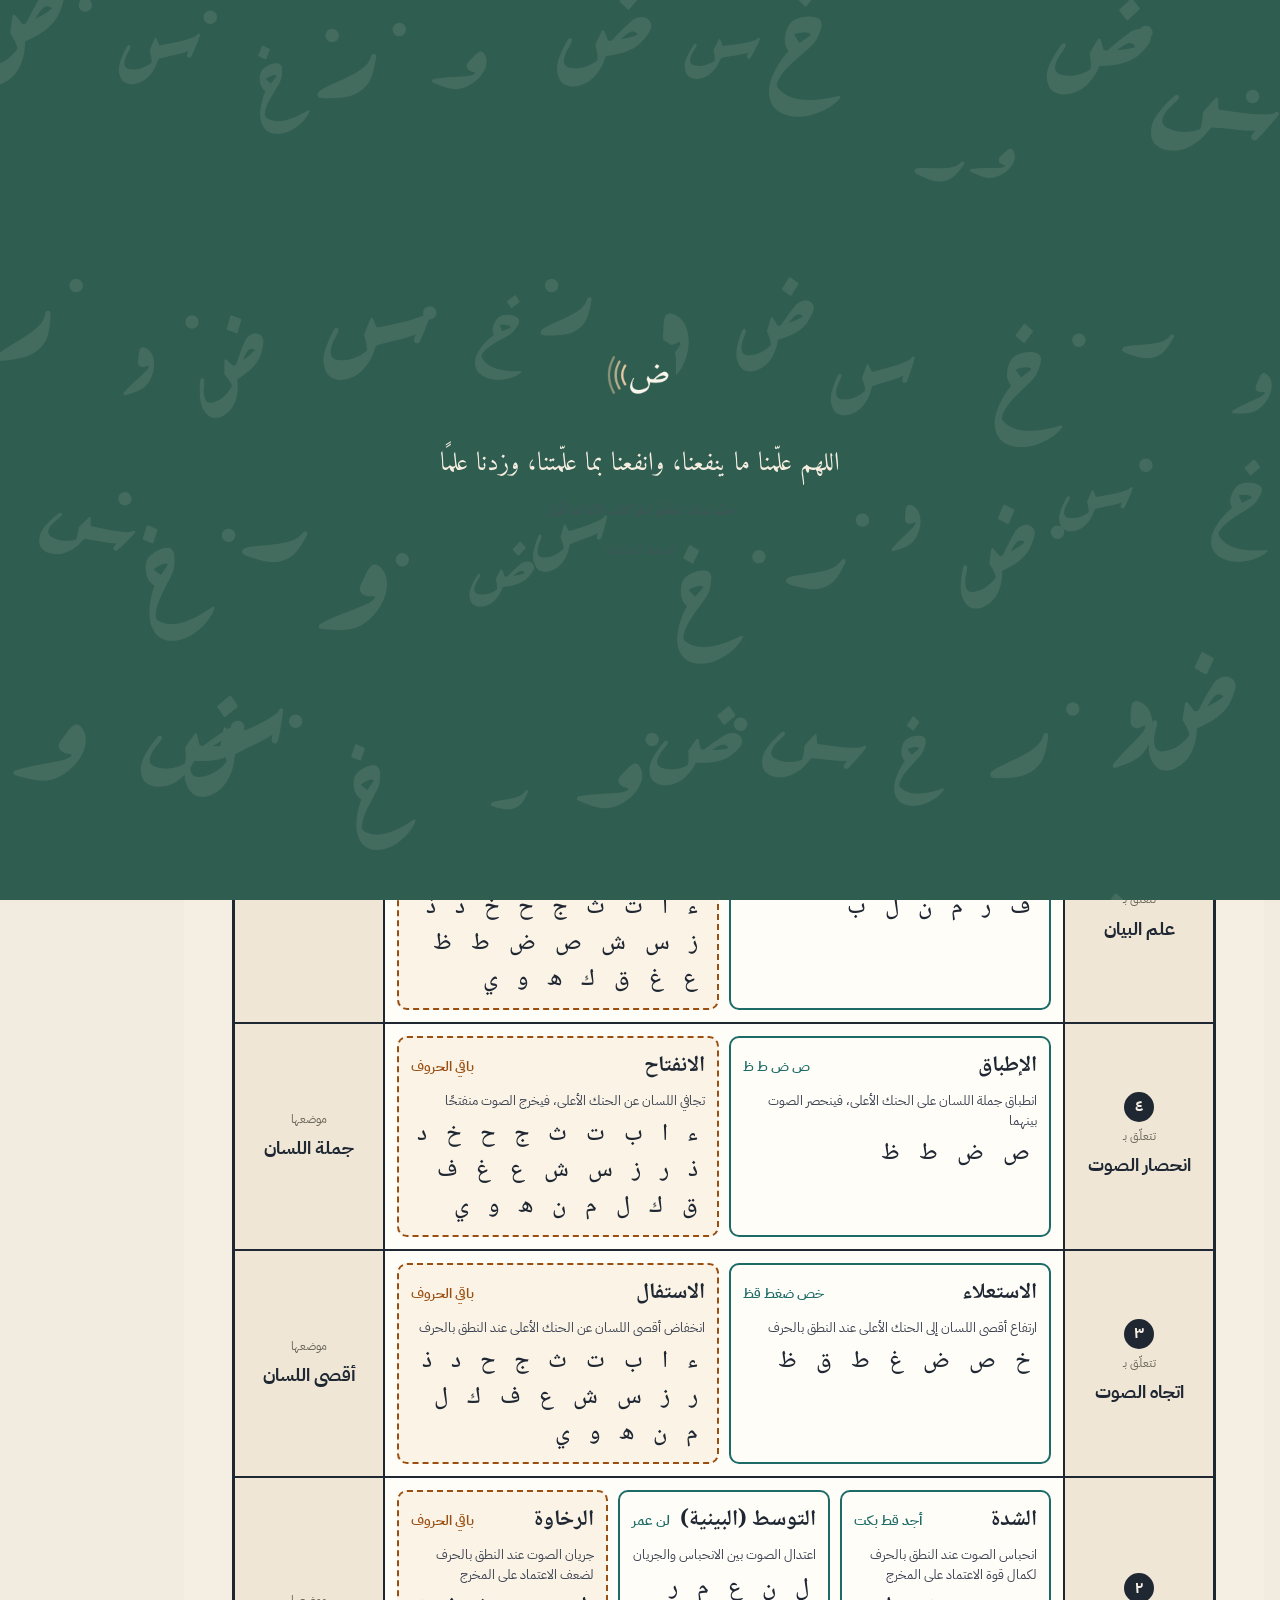
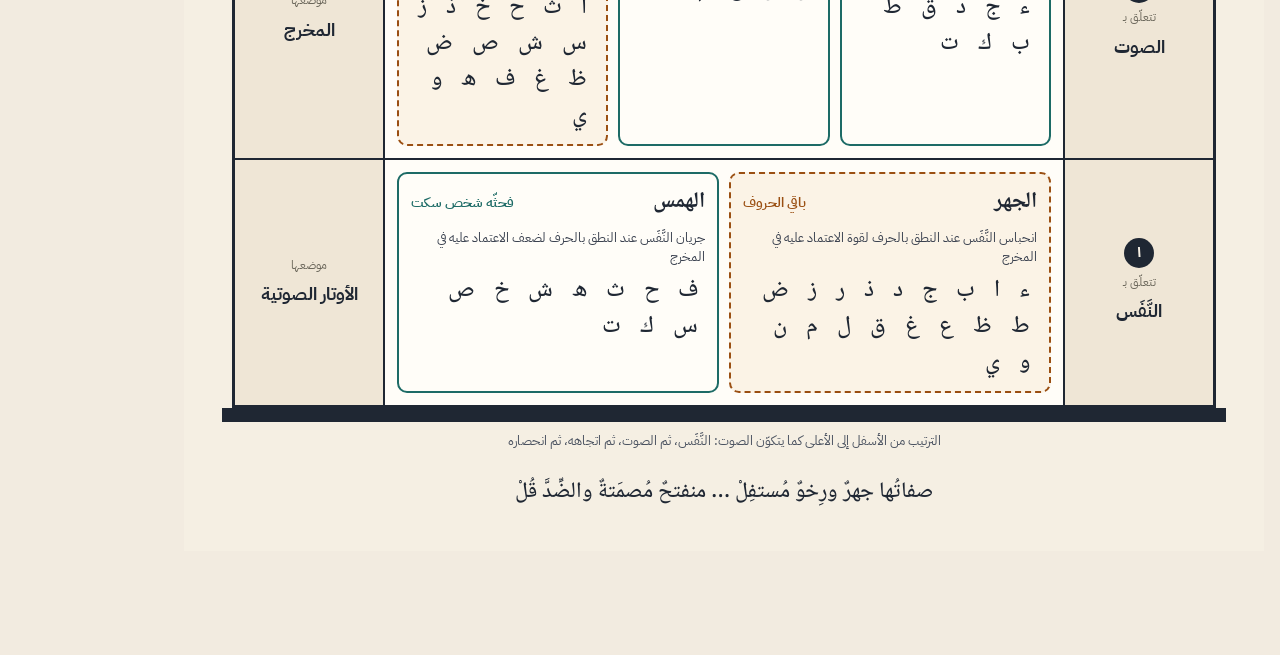
<file: sifat/index.html>
<!doctype html>
<html lang="ar" dir="rtl"><head><meta charset="utf-8">
<meta name="viewport" content="width=device-width,initial-scale=1,viewport-fit=cover">
<meta name="theme-color" content="#2F5D50">
<link rel="manifest" href="../manifest.webmanifest">
<link rel="icon" href="../icons/icon-192.png">
<link rel="stylesheet" href="../fonts/fonts.css">
<link rel="stylesheet" href="../assets/rz.css">
<script src="../assets/rz.js"></script>
<title>عمارة صفات الحروف · رسوخ</title>
</head>
<body data-nav="imara">
<style>
.stage{padding:max(16px,env(safe-area-inset-top,0px)) max(16px,env(safe-area-inset-right,0px)) calc(var(--nav-h) + 40px) max(16px,env(safe-area-inset-left,0px))}
.scaler{width:1080px;transform-origin:top right}
.hint{font:14px "IBM Plex Sans Arabic",sans-serif;color:var(--muted);margin:0 0 12px}
.mtabs{display:flex;gap:6px;background:var(--line);padding:4px;border-radius:14px;flex-grow:1;max-width:520px}
.mtabs a{flex:1;text-align:center;padding:8px 6px;border-radius:10px;text-decoration:none;color:var(--ink);font-weight:600;font-size:14px}
.mtabs a[aria-current]{background:var(--surface);color:var(--primary);box-shadow:0 1px 3px rgba(0,0,0,.08)}
.H{width:1080px;box-sizing:border-box;padding:48px 48px 40px;background:#F5EFE3;color:#1F2733;font-family:'IBM Plex Sans Arabic',system-ui,sans-serif;display:flex;flex-direction:column;gap:22px}
.H h1{margin:0;font-family:'Noto Naskh Arabic',serif;font-size:58px;line-height:1.2;font-weight:700}
.kick{font-size:15px;font-weight:500;color:#1D6B66}.sub{font-size:17px;color:#4A5260}.sub2{font-size:14px;color:#4A5260;max-width:700px;line-height:1.6}
.roof{background:#1F2733;clip-path:polygon(50% 0,100% 100%,0 100%);height:360px;box-sizing:border-box;padding:110px 60px 16px;justify-content:flex-end;display:flex;flex-direction:column;align-items:center;gap:10px;color:#F5EFE3}
.roof .lab{font-size:15px;color:#E9C9A3}
.roofrooms{display:flex;flex-direction:column;align-items:center;gap:8px}.rrow{display:flex;justify-content:center;gap:8px}
.rr{background:rgba(245,239,227,.1);border:1.5px solid rgba(245,239,227,.35);border-radius:10px;padding:6px 12px;display:flex;flex-direction:column;align-items:center;gap:2px;min-width:86px}
.rr b{font-size:17px}.rr .ls{font-family:'Noto Naskh Arabic',serif;font-size:22px;letter-spacing:4px}.rr.note{border-style:dashed}
.body{border:3px solid #1F2733;border-top:none;background:#FFFDF8;display:flex;flex-direction:column}
.floor{display:grid;grid-template-columns:150px 1fr 150px;border-top:2px solid #1F2733;min-height:150px}
.side{display:flex;flex-direction:column;justify-content:center;align-items:center;gap:4px;padding:10px;text-align:center;background:#EFE6D6}
.side.r{border-left:2px solid #1F2733}.side.l{border-right:2px solid #1F2733}
.side .k{font-size:12px;color:#6A665A}.side b{font-size:18px}
.side .num{width:30px;height:30px;border-radius:50%;background:#1F2733;color:#F5EFE3;display:flex;align-items:center;justify-content:center;font-weight:700}
.rooms{display:flex;gap:10px;padding:12px}
.room{flex:1;border:2px solid #1D6B66;border-radius:10px;background:#FFFDF8;padding:10px 12px;display:flex;flex-direction:column;gap:6px}
.room.op{border-style:dashed;border-color:#9A4F12;background:#FBF3E6}
.room .t{display:flex;justify-content:space-between;align-items:baseline;gap:8px}
.room .t b{font-size:22px;font-family:'Noto Naskh Arabic',serif}
.room .key{font-size:14px;color:#1D6B66;font-weight:600}.room.op .key{color:#9A4F12}
.room .d{font-size:13px;color:#3B4250;line-height:1.5}
.room .ls{font-family:'Noto Naskh Arabic',serif;font-size:24px;line-height:1.5;letter-spacing:6px}
.ground{height:14px;background:#1F2733;margin:0 -10px}
.foot{display:flex;justify-content:center;padding-top:8px;font-size:13px;color:#4A5260}
.verse{display:flex;justify-content:center;font-family:'Noto Naskh Arabic',serif;font-size:22px}
.c{cursor:pointer;border-radius:6px;padding:0 1px;transition:background .15s}
.c.on{background:#C9AE8E;color:#2E2214}
.room.hit,.rr.hit{box-shadow:0 0 0 4px #C9AE8E}
.pick{position:sticky;top:0;z-index:3;display:none;background:var(--primary);color:var(--primary-ink);border-radius:14px;padding:10px 14px;margin:0 0 10px;font-size:15px;line-height:1.7}
.pick.show{display:block}.pick b{font-family:'Noto Naskh Arabic',serif;font-size:22px}
.pick button{float:left;border:none;background:none;color:inherit;font-size:20px;cursor:pointer}
</style>
<div class="stage"><div class="rz-top" style="margin:0 -8px 8px"><a class="rz-icon" href="../" aria-label="رجوع" data-icon="back"></a>
<div class="mtabs"><a href="../makharij/">الصوت والصورة</a><a href="../imara/">عمارة الحروف</a><a aria-current="page" href="./">عمارة الصفات</a></div></div>
<a class="rz-btn pri" style="min-height:42px;margin:0 0 12px;display:inline-flex" href="../games/sifni.html">🎮 العب: أوصفني</a><p class="hint">اضغط على أي حرف لترى كل صفاته في العمارة. قرّب الشاشة بإصبعين لرؤية التفاصيل.</p>
<div class="pick" id="pick" aria-live="polite"></div>
<div class="box" id="box"><div class="scaler" id="sc"><div class="H" id="H"></div></div></div></div>
<script>
const D = {"floors": [{"n": "١", "about": "النَّفَس", "where": "الأوتار الصوتية", "rooms": [{"t": "الجهر", "d": "انحباس النَّفَس عند النطق بالحرف لقوة الاعتماد عليه في المخرج", "key": "باقي الحروف", "l": ["ء", "ا", "ب", "ج", "د", "ذ", "ر", "ز", "ض", "ط", "ظ", "ع", "غ", "ق", "ل", "م", "ن", "و", "ي"]}, {"t": "الهمس", "d": "جريان النَّفَس عند النطق بالحرف لضعف الاعتماد عليه في المخرج", "key": "فحثّه شخص سكت", "l": ["ف", "ح", "ث", "ه", "ش", "خ", "ص", "س", "ك", "ت"]}]}, {"n": "٢", "about": "الصوت", "where": "المخرج", "rooms": [{"t": "الشدة", "d": "انحباس الصوت عند النطق بالحرف لكمال قوة الاعتماد على المخرج", "key": "أجد قط بكت", "l": ["ء", "ج", "د", "ق", "ط", "ب", "ك", "ت"]}, {"t": "التوسط (البينية)", "d": "اعتدال الصوت بين الانحباس والجريان", "key": "لن عمر", "l": ["ل", "ن", "ع", "م", "ر"]}, {"t": "الرخاوة", "d": "جريان الصوت عند النطق بالحرف لضعف الاعتماد على المخرج", "key": "باقي الحروف", "l": ["ا", "ث", "ح", "خ", "ذ", "ز", "س", "ش", "ص", "ض", "ظ", "غ", "ف", "ه", "و", "ي"]}]}, {"n": "٣", "about": "اتجاه الصوت", "where": "أقصى اللسان", "rooms": [{"t": "الاستعلاء", "d": "ارتفاع أقصى اللسان إلى الحنك الأعلى عند النطق بالحرف", "key": "خص ضغط قظ", "l": ["خ", "ص", "ض", "غ", "ط", "ق", "ظ"]}, {"t": "الاستفال", "d": "انخفاض أقصى اللسان عن الحنك الأعلى عند النطق بالحرف", "key": "باقي الحروف", "l": ["ء", "ا", "ب", "ت", "ث", "ج", "ح", "د", "ذ", "ر", "ز", "س", "ش", "ع", "ف", "ك", "ل", "م", "ن", "ه", "و", "ي"]}]}, {"n": "٤", "about": "انحصار الصوت", "where": "جملة اللسان", "rooms": [{"t": "الإطباق", "d": "انطباق جملة اللسان على الحنك الأعلى، فينحصر الصوت بينهما", "key": "ص ض ط ظ", "l": ["ص", "ض", "ط", "ظ"]}, {"t": "الانفتاح", "d": "تجافي اللسان عن الحنك الأعلى، فيخرج الصوت منفتحًا", "key": "باقي الحروف", "l": ["ء", "ا", "ب", "ت", "ث", "ج", "ح", "خ", "د", "ذ", "ر", "ز", "س", "ش", "ع", "غ", "ف", "ق", "ك", "ل", "م", "ن", "ه", "و", "ي"]}]}, {"n": "٥", "about": "علم البيان", "where": "", "rooms": [{"t": "الإذلاق", "d": "خفة الحرف وسرعة النطق به لخروجه من ذَلَق اللسان أو الشفة", "key": "فرّ من لبّ", "l": ["ف", "ر", "م", "ن", "ل", "ب"]}, {"t": "الإصمات", "d": "ثقل الحرف عند النطق به لخروجه بعيدًا عن ذَلَق اللسان والشفة", "key": "باقي الحروف", "l": ["ء", "ا", "ت", "ث", "ج", "ح", "خ", "د", "ذ", "ز", "س", "ش", "ص", "ض", "ط", "ظ", "ع", "غ", "ق", "ك", "ه", "و", "ي"]}]}], "roof": [{"t": "القلقلة", "l": ["ق", "ط", "ب", "ج", "د"], "d": "اضطراب المخرج عند النطق بالحرف ساكنًا", "key": "قطب جد"}, {"t": "التفشي", "l": ["ش"], "d": "انتشار الهواء في الفم عند النطق بالشين"}, {"t": "الانحراف", "l": ["ل", "ر"], "d": "ميل الحرف بعد خروجه من مخرجه"}, {"t": "التكرير", "l": ["ر"], "d": "ارتعاد طرف اللسان عند النطق بالراء"}, {"t": "الغنة", "l": ["ن", "م"], "d": "صوت أغنّ مركّب في جسم النون والميم مخرجه الخيشوم"}, {"t": "الاستطالة", "l": ["ض"], "d": "امتداد الصوت من أول حافة اللسان إلى آخرها"}, {"t": "اللين", "l": ["و", "ي"], "d": "الواو والياء الساكنتان المفتوح ما قبلهما"}, {"t": "الصفير", "l": ["ص", "ز", "س"], "d": "صوت زائد يشبه صفير الطائر"}], "all": ["ء", "ا", "ب", "ت", "ث", "ج", "ح", "خ", "د", "ذ", "ر", "ز", "س", "ش", "ص", "ض", "ط", "ظ", "ع", "غ", "ف", "ق", "ك", "ل", "م", "ن", "ه", "و", "ي"]};
const AR = n => String(n).replace(/\d/g, d => '٠١٢٣٤٥٦٧٨٩'[d]);
const ls = a => a.map(c => `<span class="c" data-c="${c}">${c}</span>`).join(' ');
let h = `<div style="display:flex;justify-content:space-between;align-items:flex-end;gap:24px">
  <div style="display:flex;flex-direction:column;gap:6px"><div class="kick">بيت الصفات</div><h1>عمارة صفات الحروف</h1>
  <div class="sub">٥ طوابق للصفات المتضادة · السقف للصفات التي لا ضدّ لها</div>
  <div class="sub2">كل طابق صفة وضدّها، وعلى يمينه ما تتعلّق به الصفة، وعلى يساره موضعها. لكل حرف صفة واحدة من كل طابق، وقد تكون له صفات من السقف.</div></div>
  <div style="display:flex;flex-direction:column;gap:8px;font-size:14px;padding-bottom:6px">
   <div style="display:flex;align-items:center;gap:8px"><span style="width:22px;height:14px;border:2px solid #1D6B66;border-radius:4px;background:#FFFDF8"></span>الصفة ومجموعتها</div>
   <div style="display:flex;align-items:center;gap:8px"><span style="width:22px;height:14px;border:2px dashed #9A4F12;border-radius:4px;background:#FBF3E6"></span>ضدّها: باقي الحروف</div></div></div>
 <div>
 <div class="roof"><div class="lab">السقف: صفات لا ضدّ لها</div><div class="roofrooms">${[D.roof.slice(0,4), D.roof.slice(4)].map(row => `<div class="rrow">${row.map(r => `<div class="rr${r.note ? ' note' : ''}" data-t="${r.t}"><b>${r.t}</b><span class="ls">${ls(r.l)}</span></div>`).join('')}</div>`).join('')}</div></div>
 <div class="body">${D.floors.slice().reverse().map(f => `<div class="floor">
   <div class="side r"><span class="num">${f.n}</span><span class="k">تتعلّق بـ</span><b>${f.about}</b></div>
   <div class="rooms">${f.rooms.map((r, i) => `<div class="room${r.key === 'باقي الحروف' ? ' op' : ''}" data-t="${r.t}"><div class="t"><b>${r.t}</b><span class="key">${r.key}</span></div><div class="d">${r.d}</div><div class="ls">${ls(r.l)}</div></div>`).join('')}</div>
   <div class="side l">${f.where ? `<span class="k">موضعها</span><b>${f.where}</b>` : ''}</div></div>`).join('')}</div>
 <div class="ground"></div>
 <div class="foot">الترتيب من الأسفل إلى الأعلى كما يتكوّن الصوت: النَّفَس، ثم الصوت، ثم اتجاهه، ثم انحصاره</div></div>
 <div class="verse">صفاتُها جهرٌ ورِخوٌ مُستفِلْ … منفتحٌ مُصمَتةٌ والضِّدَّ قُلْ</div>`;
document.getElementById('H').innerHTML = h;
const NAME = {'ء':'الهمزة','ا':'الألف','ب':'الباء','ت':'التاء','ث':'الثاء','ج':'الجيم','ح':'الحاء','خ':'الخاء','د':'الدال','ذ':'الذال','ر':'الراء','ز':'الزاي','س':'السين','ش':'الشين','ص':'الصاد','ض':'الضاد','ط':'الطاء','ظ':'الظاء','ع':'العين','غ':'الغين','ف':'الفاء','ق':'القاف','ك':'الكاف','ل':'اللام','م':'الميم','ن':'النون','ه':'الهاء','و':'الواو','ي':'الياء'};
const pick = document.getElementById('pick');
function show(c){
  document.querySelectorAll('.c.on,.hit').forEach(e => e.classList.remove('on', 'hit'));
  if(!c){ pick.classList.remove('show'); return; }
  const tr = [];
  document.querySelectorAll(`.c[data-c="${c}"]`).forEach(e => { e.classList.add('on'); const r = e.closest('.room,.rr'); r.classList.add('hit'); tr.push(r.dataset.t); });
  pick.innerHTML = `<button type="button" aria-label="إغلاق">×</button><b>${NAME[c]}</b>: ${tr.join('، ')}` + (c === 'و' || c === 'ي' ? '<br><small>واللين للواو والياء الساكنتين المفتوح ما قبلهما.</small>' : '');
  pick.querySelector('button').onclick = () => show(null);
  pick.classList.add('show');
}
document.getElementById('H').addEventListener('click', e => { const t = e.target.closest('.c'); if(t) show(t.dataset.c); });
function fit(){const sc=document.getElementById('sc'),box=document.getElementById('box');const w=box.clientWidth||document.documentElement.clientWidth-32;const k=Math.min(1,w/1080);sc.style.transform='scale('+k+')';box.style.height=(sc.offsetHeight*k)+'px'}
addEventListener('resize',fit);document.fonts&&document.fonts.ready.then(fit);fit();
</script>
</body></html>
</file>
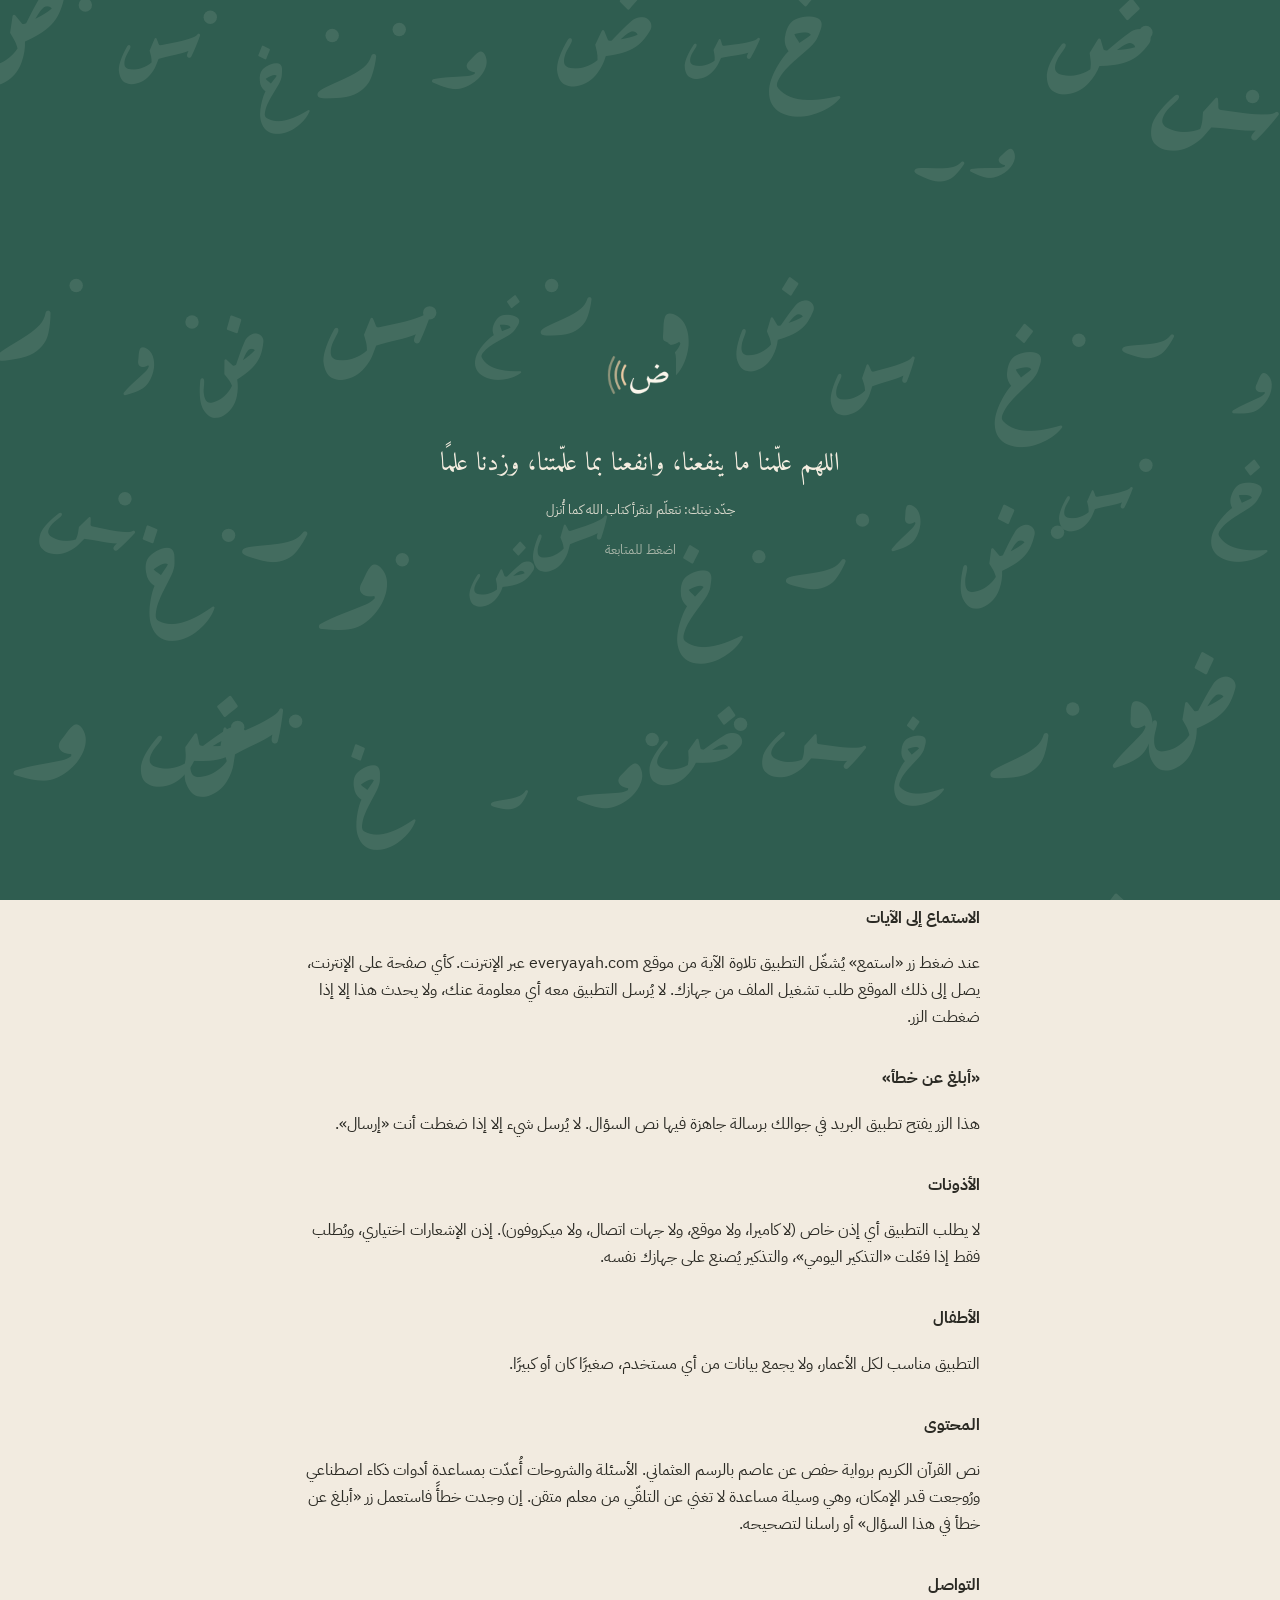
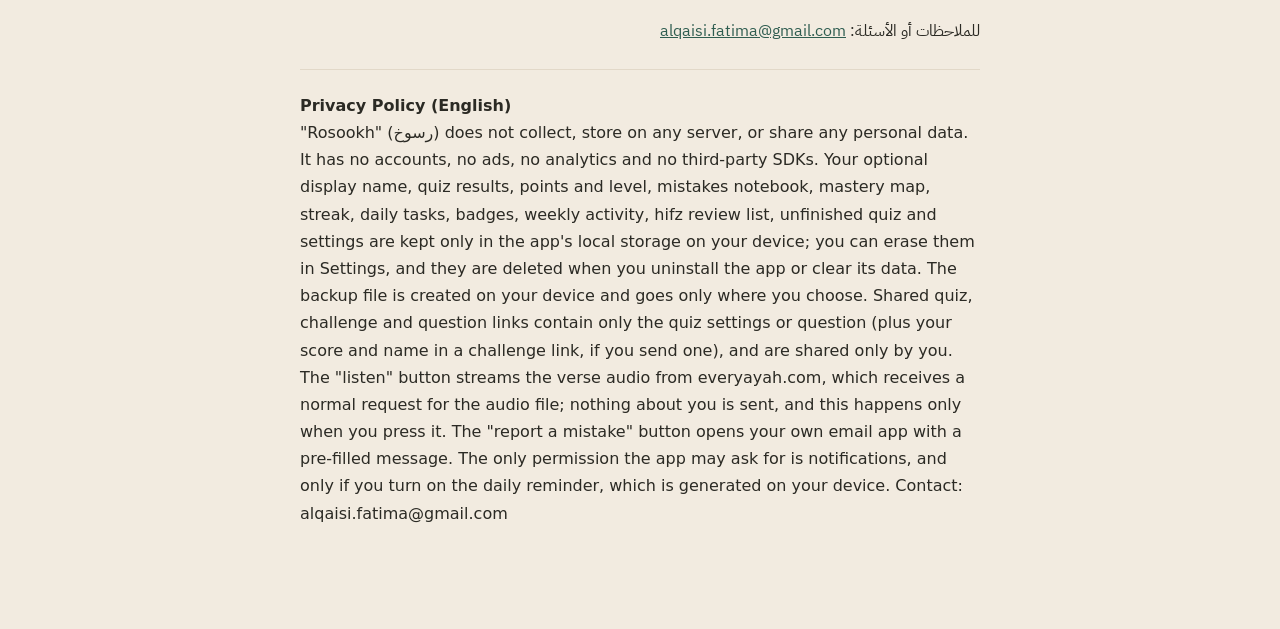
<file: privacy.html>
<!doctype html>
<html lang="ar" dir="rtl"><head><meta charset="utf-8">
<meta name="viewport" content="width=device-width,initial-scale=1,viewport-fit=cover">
<meta name="theme-color" content="#2F5D50">
<link rel="manifest" href="manifest.webmanifest">
<link rel="icon" href="icons/icon-192.png">
<link rel="stylesheet" href="fonts/fonts.css">
<link rel="stylesheet" href="assets/rz.css">
<script src="assets/rz.js"></script>
<title>سياسة الخصوصية · رسوخ</title>
<style>
h2{font-size:16px;margin:10px 0 0}
p,li{margin:0 0 6px}
ul{margin:0;padding-inline-start:22px}
.en{direction:ltr;text-align:left;border-top:1px solid var(--line);padding-top:12px;font-family:system-ui,sans-serif}
</style>
</head><body data-nav="settings">
<main class="rz-main">
<div class="rz-top"><a class="rz-icon" href="settings.html" aria-label="رجوع" data-icon="back"></a><h1 class="rz-title">سياسة الخصوصية</h1></div>
<p class="rz-meta">تطبيق «رسوخ» · آخر تحديث: 8/11/2026</p>

<h2>باختصار</h2>
<p>التطبيق لا يجمع أي بيانات شخصية، ولا يحتاج إلى حساب أو تسجيل دخول، ولا يحتوي على إعلانات، ولا يرسل معلومات عنك إلى أي جهة.</p>

<h2>ما الذي يُحفظ على جهازك؟</h2>
<ul>
<li>الاسم الذي تكتبه للتحية (اختياري).</li>
<li>نتائجك في الاختبارات، ونقاطك ومستواك، ودفتر أخطائك، وخريطة إتقانك، وسلسلتك، ومهامك اليومية، وأوسمتك، وسجلّ نشاطك الأسبوعي، والسور التي تراجعها.</li>
<li>اختياراتك: الدروس التي وصلت إليها، والهدف اليومي، ومستوى الصعوبة، وحجم الخط، والمظهر.</li>
<li>الاختبار الذي لم تكمله، لتكمله من حيث توقفت.</li>
<li>نسخة من صفحات التطبيق وخطوطه حتى يعمل بلا إنترنت.</li>
</ul>
<p>هذه المعلومات تبقى في ذاكرة التطبيق على جهازك فقط، ولا يطّلع عليها أحد. يمكنك مسحها من «الإعدادات»، وتُحذف أيضًا عند حذف التطبيق أو مسح بياناته.</p>

<h2>النسخة الاحتياطية</h2>
<p>زر «احفظ نسخة» في الإعدادات يصنع ملفًا بتقدّمك على جهازك، وأنت تختار أين تحفظه أو تشاركه. التطبيق لا يرسله إلى أي مكان.</p>

<h2>المشاركة</h2>
<p>رابط «شارك اختبارًا» ورابط «تحدَّ صديقًا» يحملان إعدادات الاختبار فقط (الدروس، والمستوى، وعدد الأسئلة، واسم الاختبار)، ونتيجتك واسمك إن اخترت إرسالهما في رابط التحدّي. ومشاركة سؤال تُرسل نص السؤال أو صورته ورابطه فقط. كل ذلك لا يُرسل إلا إذا شاركته أنت.</p>

<h2>الاستماع إلى الآيات</h2>
<p>عند ضغط زر «استمع» يُشغّل التطبيق تلاوة الآية من موقع everyayah.com عبر الإنترنت. كأي صفحة على الإنترنت، يصل إلى ذلك الموقع طلب تشغيل الملف من جهازك. لا يُرسل التطبيق معه أي معلومة عنك، ولا يحدث هذا إلا إذا ضغطت الزر.</p>

<h2>«أبلغ عن خطأ»</h2>
<p>هذا الزر يفتح تطبيق البريد في جوالك برسالة جاهزة فيها نص السؤال. لا يُرسل شيء إلا إذا ضغطت أنت «إرسال».</p>

<h2>الأذونات</h2>
<p>لا يطلب التطبيق أي إذن خاص (لا كاميرا، ولا موقع، ولا جهات اتصال، ولا ميكروفون). إذن الإشعارات اختياري، ويُطلب فقط إذا فعّلت «التذكير اليومي»، والتذكير يُصنع على جهازك نفسه.</p>

<h2>الأطفال</h2>
<p>التطبيق مناسب لكل الأعمار، ولا يجمع بيانات من أي مستخدم، صغيرًا كان أو كبيرًا.</p>

<h2>المحتوى</h2>
<p>نص القرآن الكريم برواية حفص عن عاصم بالرسم العثماني. الأسئلة والشروحات أُعدّت بمساعدة أدوات ذكاء اصطناعي ورُوجعت قدر الإمكان، وهي وسيلة مساعدة لا تغني عن التلقّي من معلم متقن. إن وجدت خطأً فاستعمل زر «أبلغ عن خطأ في هذا السؤال» أو راسلنا لتصحيحه.</p>

<h2>التواصل</h2>
<p>للملاحظات أو الأسئلة: <a href="mailto:alqaisi.fatima@gmail.com">alqaisi.fatima@gmail.com</a></p>

<div class="en">
<h2>Privacy Policy (English)</h2>
<p>"Rosookh" (رسوخ) does not collect, store on any server, or share any personal data. It has no accounts, no ads, no analytics and no third-party SDKs. Your optional display name, quiz results, points and level, mistakes notebook, mastery map, streak, daily tasks, badges, weekly activity, hifz review list, unfinished quiz and settings are kept only in the app's local storage on your device; you can erase them in Settings, and they are deleted when you uninstall the app or clear its data. The backup file is created on your device and goes only where you choose. Shared quiz, challenge and question links contain only the quiz settings or question (plus your score and name in a challenge link, if you send one), and are shared only by you. The "listen" button streams the verse audio from everyayah.com, which receives a normal request for the audio file; nothing about you is sent, and this happens only when you press it. The "report a mistake" button opens your own email app with a pre-filled message. The only permission the app may ask for is notifications, and only if you turn on the daily reminder, which is generated on your device. Contact: alqaisi.fatima@gmail.com</p>
</div>
</main>
</body></html>
</file>
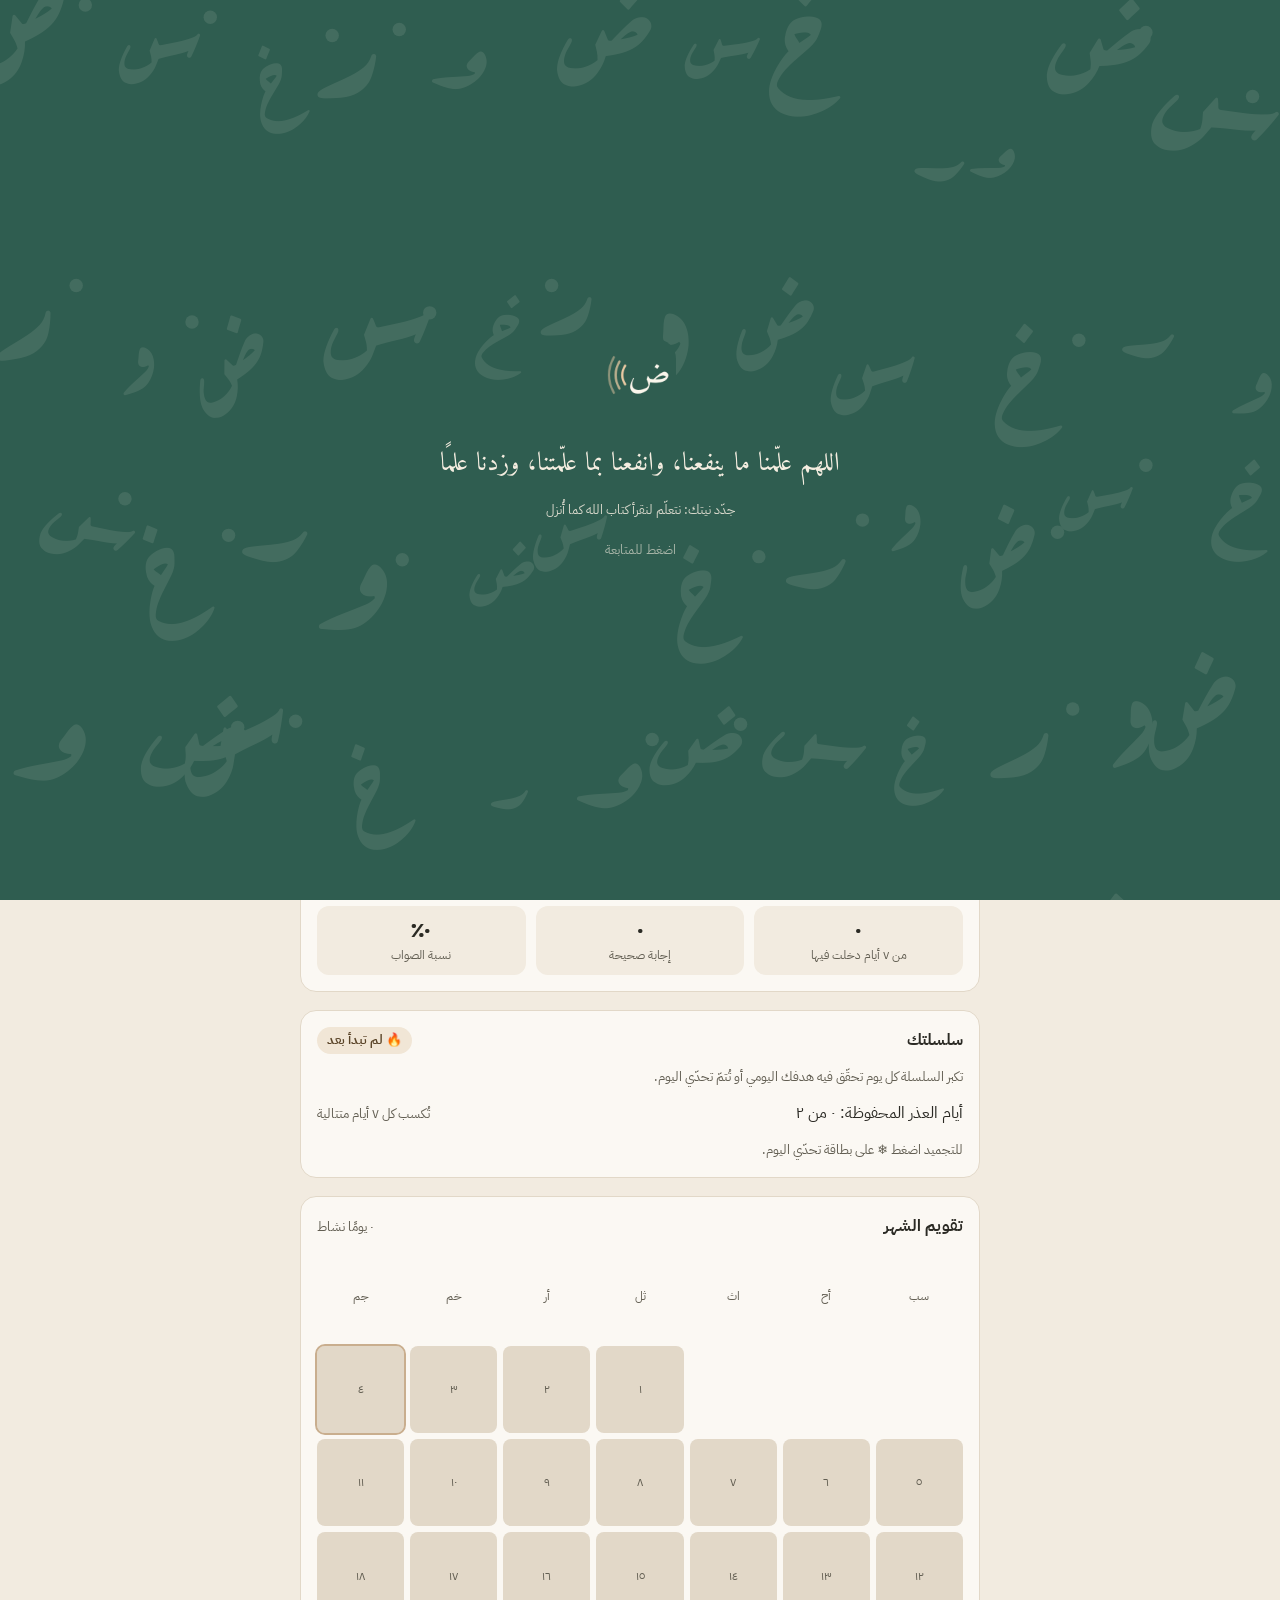
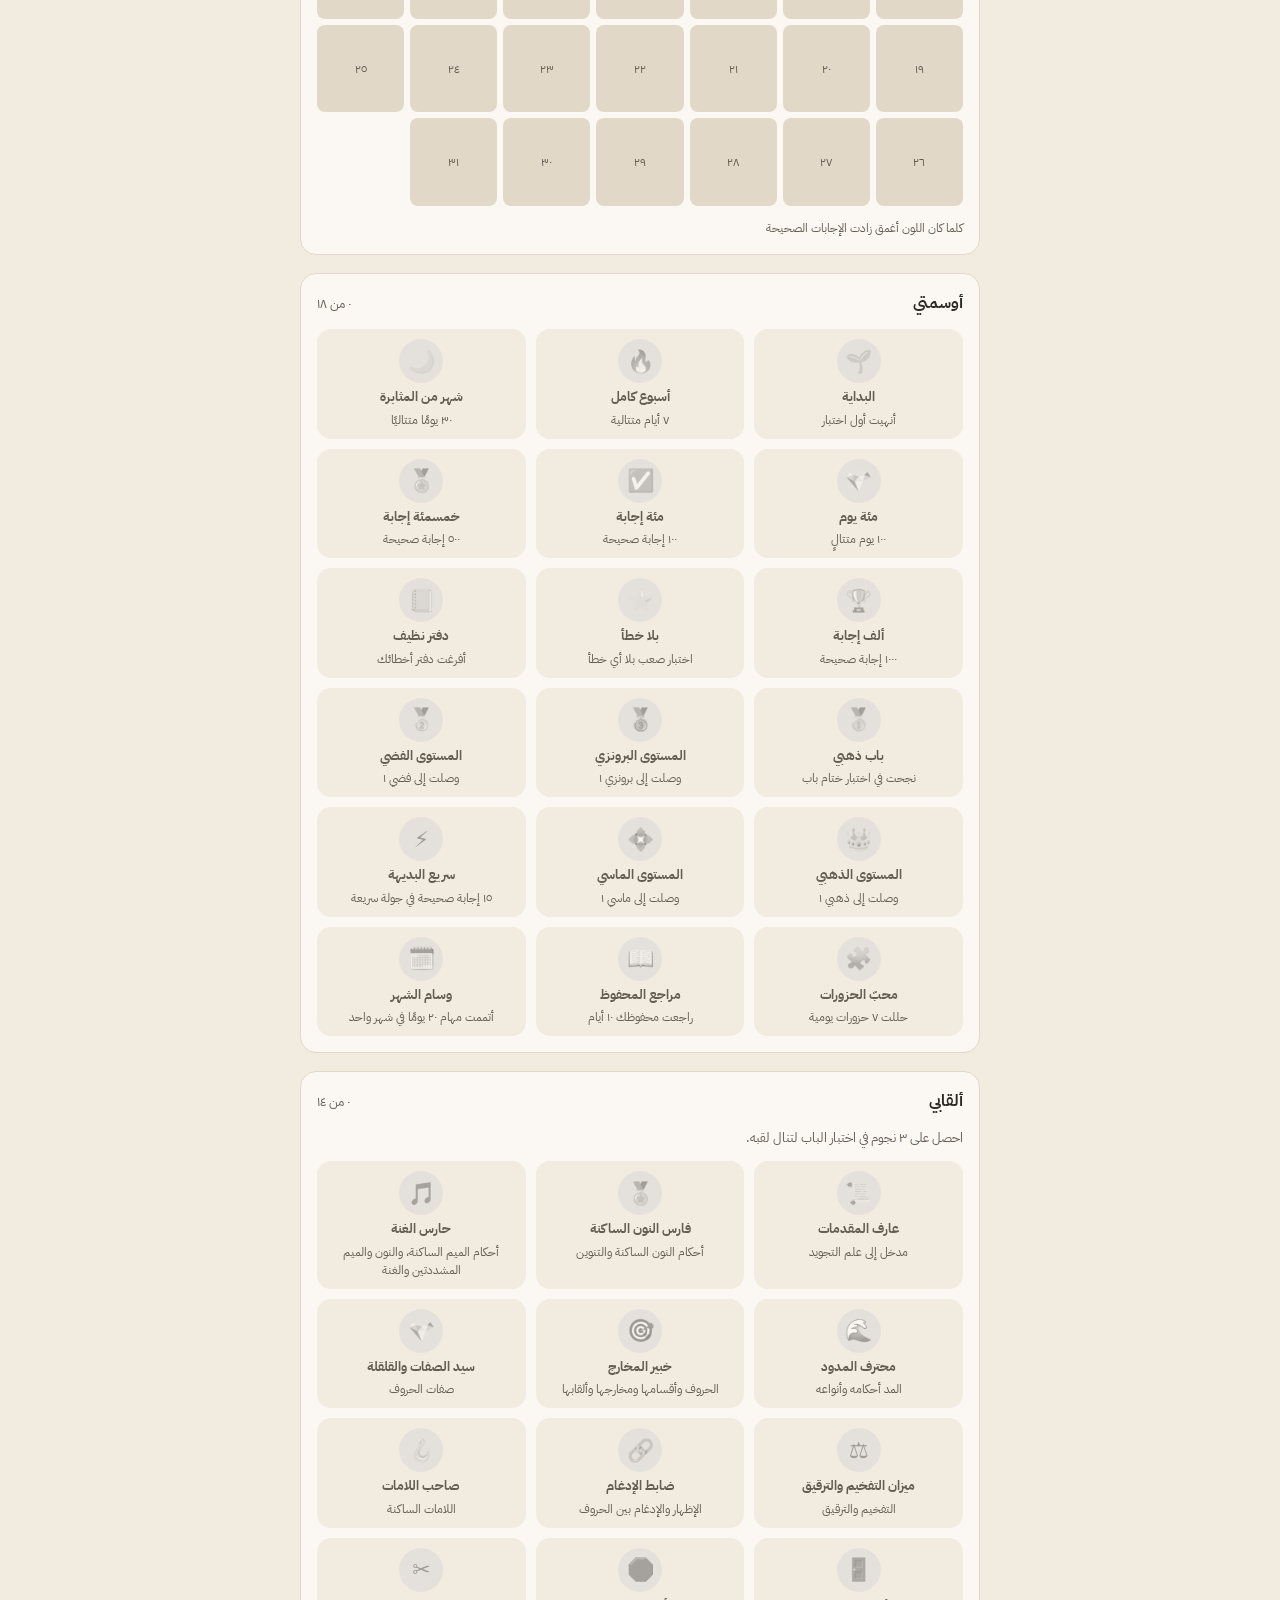
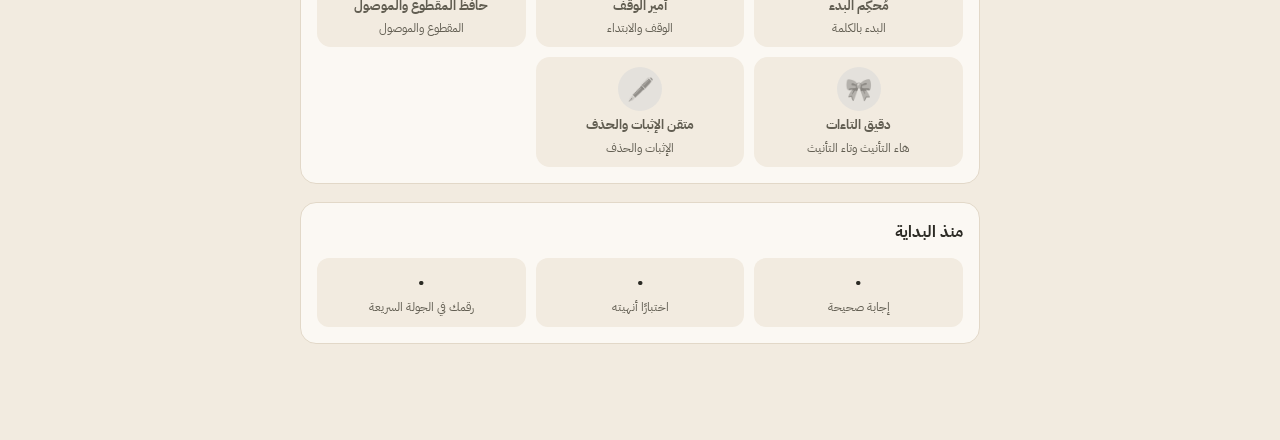
<file: progress.html>
<!doctype html>
<html lang="ar" dir="rtl"><head><meta charset="utf-8">
<meta name="viewport" content="width=device-width,initial-scale=1,viewport-fit=cover">
<meta name="theme-color" content="#2F5D50">
<link rel="manifest" href="manifest.webmanifest">
<link rel="icon" href="icons/icon-192.png">
<link rel="stylesheet" href="fonts/fonts.css">
<link rel="stylesheet" href="assets/rz.css">
<script src="assets/rz.js"></script>
<script src="assets/lessons.js"></script>
<title>تقدّمي · رسوخ</title>
<style>
.lvhero{position:relative;overflow:hidden;background:#2F5D50;color:#F4EDE0;border-radius:20px;padding:20px;display:flex;flex-direction:column;gap:12px}
.lvhero>*{position:relative}.lvhero>.rz-pat{position:absolute}
.lvhero .rz-bar{background:rgba(244,237,224,.25)} .lvhero .rz-bar i{background:#C9AE8E}
.big-medal{width:64px;height:64px;font-size:26px}
.tiers{display:flex;justify-content:space-between;gap:4px}
.tiers span{display:flex;flex-direction:column;align-items:center;gap:4px;font-size:12px;opacity:.55}
.tiers span.on{opacity:1}
.tiers .rz-medal{width:28px;height:28px}
.cmp{font-size:13px;font-weight:600}
.up{color:var(--good-ink)} .down{color:var(--bad-ink)}
.chs{display:flex;flex-direction:column;gap:8px}
</style>
</head><body data-nav="progress">
<main class="rz-main" id="app">
  <h1 class="rz-title">تقدّمي</h1>
</main>
<script>
(function(){
  const AR = RZ.AR, app = document.getElementById('app');
  const h = (t, a = {}, html = '') => { const e = document.createElement(t); Object.entries(a).forEach(([k, v]) => e.setAttribute(k, v)); e.innerHTML = html; return e; };
  const CH = {}; RZ_LESSONS.forEach(L => L.ch.forEach(c => CH[c.id] = c.t));
  const L = RZ.level(), G = RZ.game, today = RZ.today(), s = RZ.streak();

  // level card
  const lv = h('section', { class:'lvhero' });
  RZ.pattern(lv, { w:420, h:260, seed:7 });
  lv.append(h('div', { class:'rz-row' }, `<span class="rz-medal big-medal m-${L.cls}">${AR(L.step)}</span><div style="display:flex;flex-direction:column"><span style="font-size:13px;opacity:.85">مستواك</span><b style="font-size:26px;line-height:1.3">${L.name}</b><span style="font-size:13px;opacity:.85">${AR(L.xp)} نقطة</span></div>`),
    h('div', { class:'rz-bar' }, `<i style="width:${Math.round(L.pct * 100)}%"></i>`),
    h('span', { style:'font-size:13px;opacity:.9' }, L.next != null ? 'باقي ' + RZ.count(L.left, RZ.PT_FORMS) + ' على ' + L.nextName : 'وصلت إلى أعلى مستوى، ما شاء الله'),
    h('div', { class:'tiers' }, RZ.TIERS.map(([c, t], k) => `<span class="${L.i >= k * 3 ? 'on' : ''}"><i class="rz-medal m-${c}"></i>${t}</span>`).join('')));
  app.append(lv);
  // today: goal ring + tasks (moved here from home)
  { const G0 = RZ.goal(), x0 = RZ.dayLog().x, f0 = Math.min(1, x0 / G0.x), C = 2 * Math.PI * 24;
    const T = RZ.tasks();
    app.append(h('section', { class:'rz-card' }, `<div class="rz-row" style="gap:14px"><div class="rz-ring"><svg viewBox="0 0 56 56" aria-hidden="true"><circle cx="28" cy="28" r="24" fill="none" stroke="var(--line)" stroke-width="6"/><circle cx="28" cy="28" r="24" fill="none" stroke="${f0 >= 1 ? 'var(--good)' : 'var(--accent)'}" stroke-width="6" stroke-linecap="round" stroke-dasharray="${(C * f0).toFixed(1)} ${C.toFixed(1)}"/></svg><b>${AR(Math.round(f0 * 100))}٪</b></div>
      <div style="display:flex;flex-direction:column;gap:2px"><b>${f0 >= 1 ? 'حقّقت هدف اليوم!' : 'هدف اليوم (' + G0.t + ')'}</b><span class="rz-meta">${AR(Math.min(x0, 9999))} من ${AR(G0.x)} نقطة</span></div></div>
      <div class="rz-between"><b>مهام اليوم</b><span class="rz-meta">${AR(T.filter(t => t.done).length)} من ${AR(T.length)}</span></div>
      <div>${T.map(t => `<div class="rz-task${t.done ? ' done' : ''}"><span class="box">${t.done ? RZ.icon('check') : ''}</span><span>${t.t}</span><small>${t.n > 1 ? AR(t.p) + '/' + AR(t.n) : ''}</small></div>`).join('')}</div>
      <a class="rz-link" href="library/#/mastery">خريطة إتقاني: أين وصلت في كل درس ←</a>`)); }

  // this week (Saturday → Friday)
  const now = new Date(); const dow = (now.getDay() + 1) % 7; // Saturday = 0
  const start = RZ.addDays(today, -dow);
  const days = [...Array(7)].map((_, i) => RZ.addDays(start, i));
  const prev = [...Array(7)].map((_, i) => RZ.addDays(start, i - 7));
  const sum = (ks, f) => ks.reduce((a, k) => a + ((G.log[k] || {})[f] || 0), 0);
  const active = ks => ks.filter(k => (G.log[k] || {}).x > 0 || (G.log[k] || {}).a > 0).length;
  const wC = sum(days, 'c'), wA = sum(days, 'a'), pC = sum(prev, 'c'), pA = sum(prev, 'a');
  const max = Math.max(5, ...days.map(k => (G.log[k] || {}).c || 0));
  const names = ['سبت', 'أحد', 'اثنين', 'ثلاثاء', 'أربعاء', 'خميس', 'جمعة'];
  const chart = days.map((k, i) => { const c = (G.log[k] || {}).c || 0;
    return `<div class="col"><span class="v">${c ? AR(c) : ''}</span><div class="bar${k === today ? ' today' : ''}${c ? '' : ' zero'}" style="height:${Math.max(4, Math.round(100 * c / max))}%"></div><small>${names[i]}</small></div>`; }).join('');
  const pct = wA ? Math.round(100 * wC / wA) : 0, ppct = pA ? Math.round(100 * pC / pA) : null;
  let cmp = '';
  if(pA){ const dlt = wC - pC; cmp = dlt > 0 ? `<span class="cmp up">↑ ${AR(dlt)} إجابة صحيحة أكثر من الأسبوع الماضي</span>` : dlt < 0 ? `<span class="cmp down">↓ ${AR(-dlt)} أقل من الأسبوع الماضي</span>` : '<span class="cmp">مثل الأسبوع الماضي</span>'; }
  const week = h('section', { class:'rz-card' }, `<div class="rz-between"><b>هذا الأسبوع</b><span class="rz-meta">${RZ.dateAR(days[0])} – ${RZ.dateAR(days[6])}</span></div>
    <span class="rz-meta">الإجابات الصحيحة في كل يوم</span>
    <div class="rz-chart" role="img" aria-label="الإجابات الصحيحة في أيام الأسبوع">${chart}</div>
    <div class="rz-stats"><div class="rz-stat"><b>${AR(active(days))}</b><small>من ٧ أيام دخلت فيها</small></div><div class="rz-stat"><b>${AR(wC)}</b><small>إجابة صحيحة</small></div><div class="rz-stat"><b>${AR(pct)}٪</b><small>نسبة الصواب${ppct != null ? ' (الماضي ' + AR(ppct) + '٪)' : ''}</small></div></div>
    ${cmp}`);
  app.append(week);

  // strongest / weakest chapter this week (fallback: last 30 days)
  const agg = ks => { const o = {}; ks.forEach(k => Object.entries((G.log[k] || {}).ch || {}).forEach(([c, [a, ok]]) => { const x = o[c] || (o[c] = [0, 0]); x[0] += a; x[1] += ok; })); return o; };
  let A = agg(days); if(Object.values(A).filter(x => x[0] >= 3).length < 2) A = agg([...Array(30)].map((_, i) => RZ.addDays(today, -i)));
  const ranked = Object.entries(A).filter(([, x]) => x[0] >= 3).map(([c, x]) => [c, x[1] / x[0], x[0]]).sort((a, b) => b[1] - a[1]);
  if(ranked.length >= 2){
    const best = ranked[0], worst = ranked[ranked.length - 1];
    app.append(h('section', { class:'rz-card' }, `<b>أبوابك</b><div class="chs">
      <div class="rz-between"><span>💪 أقوى باب: ${CH[best[0]] || ''}</span><span class="rz-badge plain">${AR(Math.round(best[1] * 100))}٪</span></div>
      <div class="rz-between"><span>🎯 يحتاج تقوية: ${CH[worst[0]] || ''}</span><span class="rz-badge bad">${AR(Math.round(worst[1] * 100))}٪</span></div></div>
      <a class="rz-btn pri block" href="library/#/strengthen/${worst[0]}">قوِّ أضعف باب</a>`));
  }

  // streak
  app.append(h('section', { class:'rz-card' }, `<div class="rz-between"><b>سلسلتك</b><span class="rz-badge">🔥 ${s.count ? RZ.count(s.count, RZ.DAY_FORMS) : 'لم تبدأ بعد'}</span></div>
    <span class="rz-meta">تكبر السلسلة كل يوم تحقّق فيه هدفك اليومي أو تُتمّ تحدّي اليوم.</span>
    <div class="rz-between"><span>أيام العذر المحفوظة: ${AR(s.freeze)} من ٢</span><span class="rz-meta">تُكسب كل ٧ أيام متتالية</span></div>
    ${s.vac ? `<span class="rz-badge plain">❄️ مجمّدة حتى ${RZ.dateAR(s.vac.to)}</span>` : '<span class="rz-meta">للتجميد اضغط ❄️ على بطاقة تحدّي اليوم.</span>'}`));

  // month calendar
  const [y, m] = today.split('-').map(Number); const first = `${y}-${String(m).padStart(2, '0')}-01`;
  const nDays = new Date(y, m, 0).getDate(); const lead = (new Date(y, m - 1, 1).getDay() + 1) % 7;
  const sk = RZ.ls.get('rz-streak', {}); const vac = sk.vac;
  let cells = names.map(n => `<span class="h">${n.slice(0, 2)}</span>`).join('') + '<span class="h"></span>'.repeat(lead);
  let activeDays = 0;
  for(let dd = 1; dd <= nDays; dd++){
    const k = RZ.addDays(first, dd - 1), c = (G.log[k] || {}).c || 0, x = (G.log[k] || {}).x || 0;
    const lvC = x <= 0 ? '' : c >= 20 ? 'l3' : c >= 8 ? 'l2' : 'l1'; if(x > 0) activeDays++;
    const isVac = vac && vac.from <= k && k <= vac.to && !lvC;
    cells += `<span class="${lvC}${isVac ? ' vac' : ''}${k === today ? ' today' : ''}" title="${RZ.dateAR(k)}">${AR(dd)}</span>`;
  }
  app.append(h('section', { class:'rz-card' }, `<div class="rz-between"><b>تقويم الشهر</b><span class="rz-meta">${RZ.count(activeDays, RZ.DAY_FORMS)} نشاط</span></div>
    <div class="rz-cal">${cells}</div>
    <div class="legend" style="display:flex;gap:12px;flex-wrap:wrap;font-size:12px;color:var(--muted)"><span>كلما كان اللون أغمق زادت الإجابات الصحيحة</span>${vac ? '<span style="color:var(--accent-ink)">■ تجميد</span>' : ''}</div>`));

  // badges
  const got = RZ.BADGES.filter(b => G.badges['got_' + b.id]).length;
  app.append(h('section', { class:'rz-card' }, `<div class="rz-between"><b>أوسمتي</b><span class="rz-meta">${AR(got)} من ${AR(RZ.BADGES.length)}</span></div>
    <div class="rz-badges">${RZ.BADGES.map(b => `<div class="rz-bdg${G.badges['got_' + b.id] ? ' on' : ''}"><span class="e">${b.e}</span><b>${b.t}</b><span>${b.s}</span></div>`).join('')}</div>`));

  // titles (one per chapter, 3 stars)
  { const tg = RZ.TITLES.filter(t => G.badges['got_' + t.id]).length;
    app.append(h('section', { class:'rz-card' }, `<div class="rz-between"><b>ألقابي</b><span class="rz-meta">${AR(tg)} من ${AR(RZ.TITLES.length)}</span></div>
      <span class="rz-meta">احصل على ٣ نجوم في اختبار الباب لتنال لقبه.</span>
      <div class="rz-badges">${RZ.TITLES.map(t => `<div class="rz-bdg${G.badges['got_' + t.id] ? ' on' : ''}"><span class="e">${t.e}</span><b>${t.t}</b><span>${(CH[t.ch] || '').replace(/^الباب [^:]+: /, '')}</span></div>`).join('')}</div>`)); }
  // totals
  const tot = Object.values(G.log).reduce((a, x) => [a[0] + x.a, a[1] + x.c], [0, 0]);
  app.append(h('section', { class:'rz-card' }, `<b>منذ البداية</b><div class="rz-stats"><div class="rz-stat"><b>${AR(tot[1])}</b><small>إجابة صحيحة</small></div><div class="rz-stat"><b>${AR(G.quizzes)}</b><small>اختبارًا أنهيته</small></div><div class="rz-stat"><b>${AR(G.best60 || 0)}</b><small>رقمك في الجولة السريعة</small></div></div>`));
  RZ.checkBadges();
})();
</script>
</body></html>
</file>
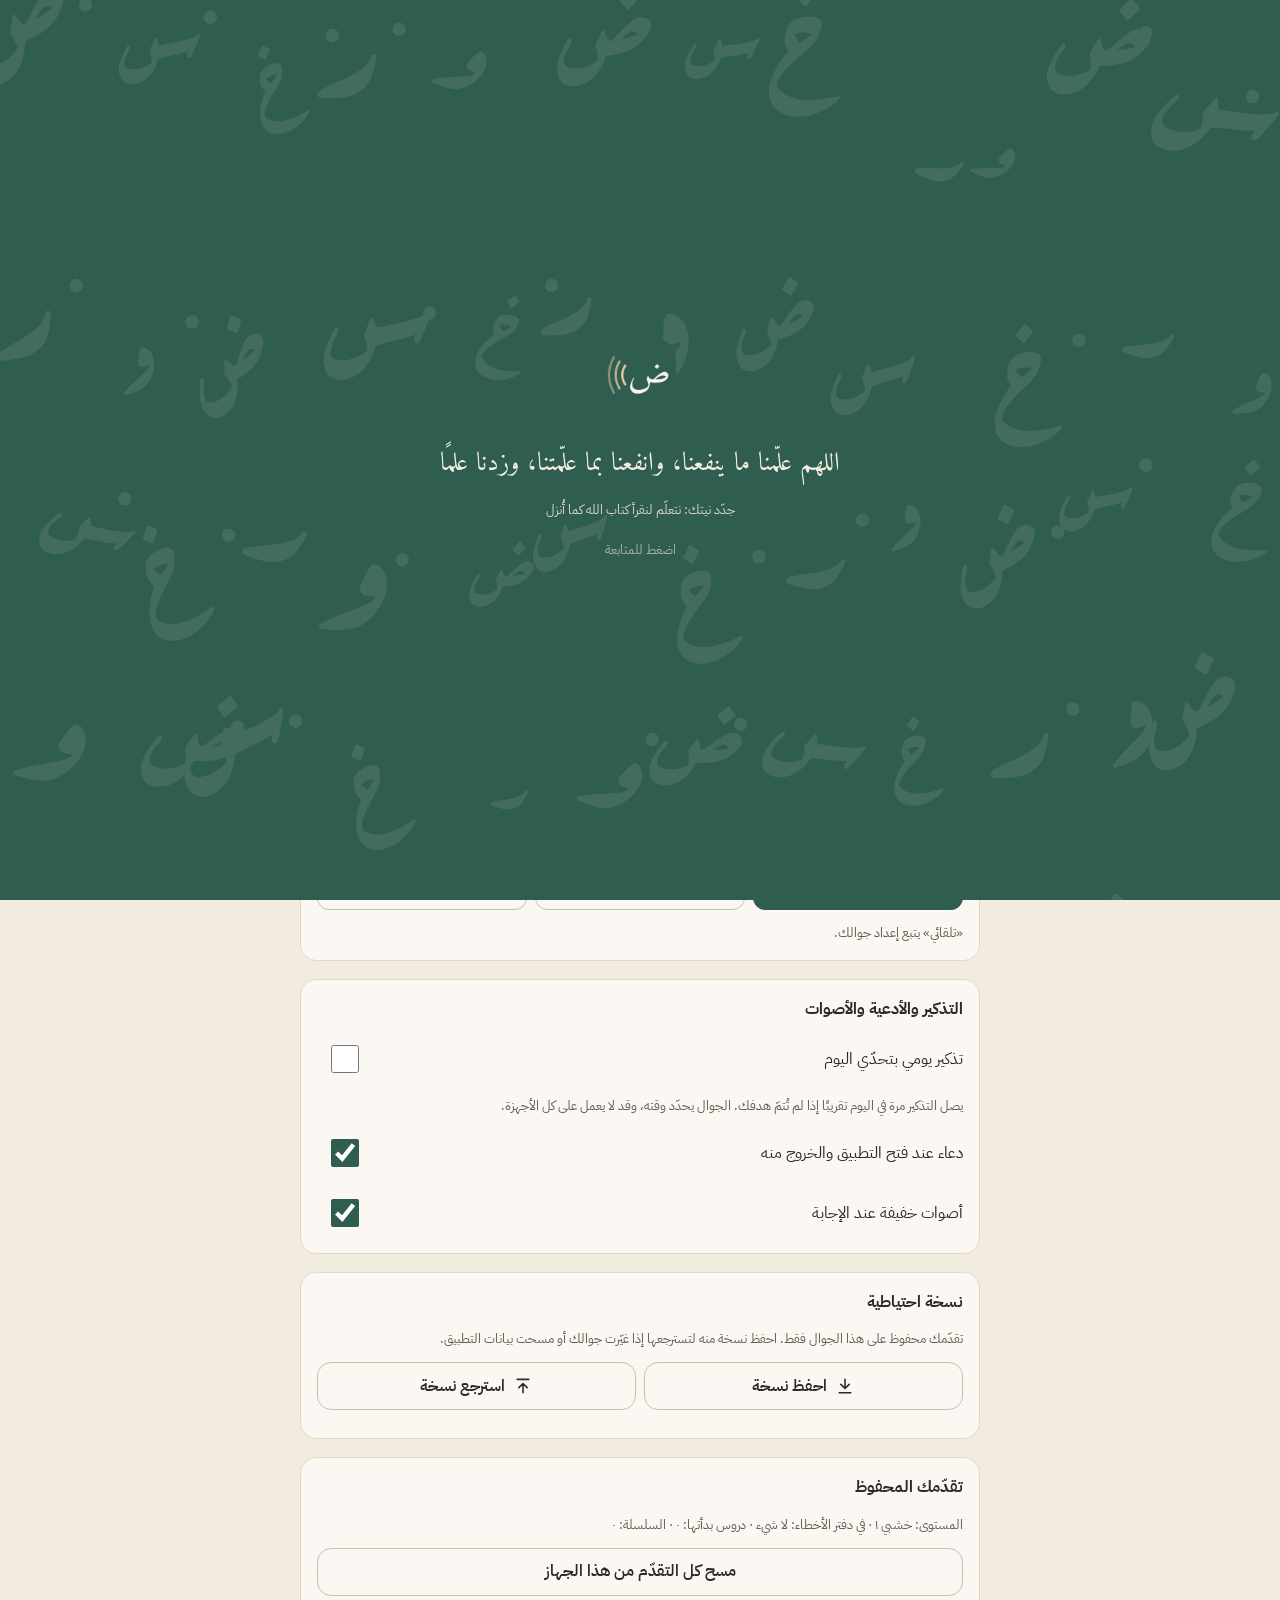
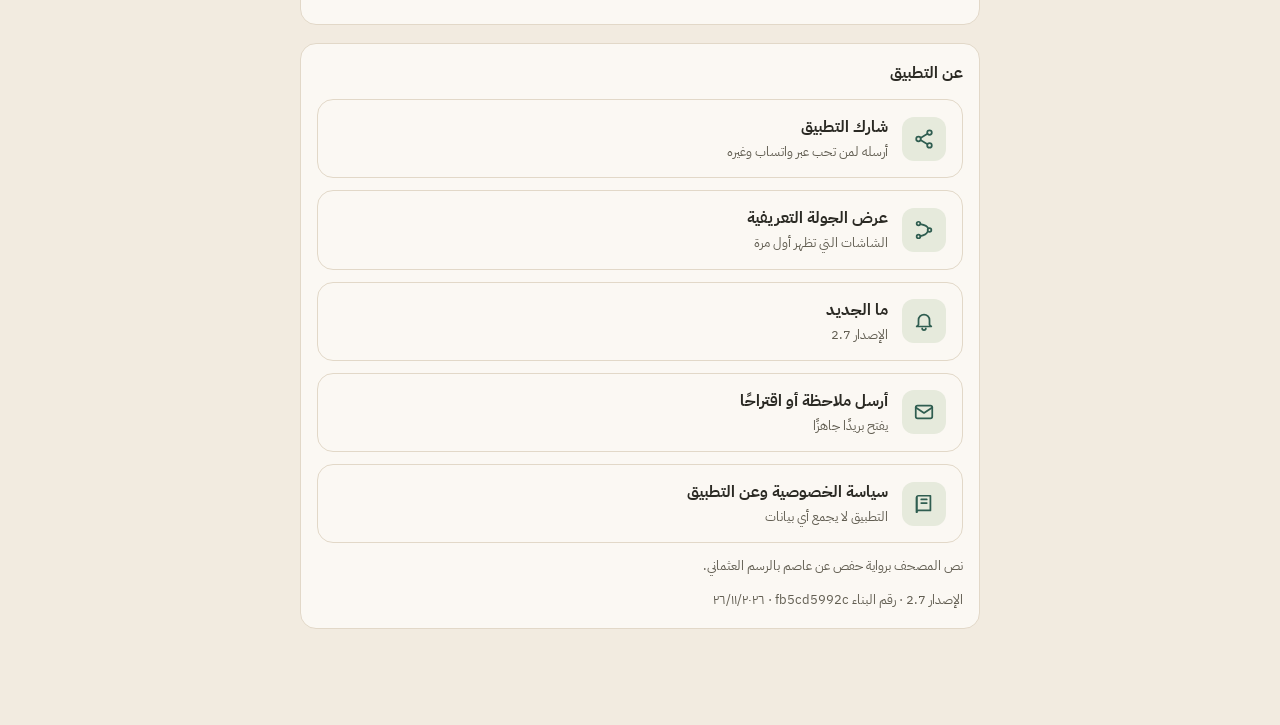
<file: settings.html>
<!doctype html>
<html lang="ar" dir="rtl"><head><meta charset="utf-8">
<meta name="viewport" content="width=device-width,initial-scale=1,viewport-fit=cover">
<meta name="theme-color" content="#2F5D50">
<link rel="manifest" href="manifest.webmanifest">
<link rel="icon" href="icons/icon-192.png">
<link rel="stylesheet" href="fonts/fonts.css">
<link rel="stylesheet" href="assets/rz.css">
<script src="assets/rz.js"></script>
<script src="assets/lessons.js"></script>
<script src="assets/changelog.js"></script>
<script src="assets/tour.js"></script>
<title>الإعدادات · رسوخ</title>
<style>
.preview{font-size:16px;background:var(--bg);border-radius:12px;padding:12px 14px;line-height:1.8}
.preview .qx{font-family:var(--f-q);font-size:24px}
.sw{display:flex;align-items:center;justify-content:space-between;gap:12px;min-height:48px}
.sw input{width:48px;height:28px;accent-color:var(--primary)}
.two{display:grid;grid-template-columns:repeat(2,minmax(0,1fr));gap:8px}
</style>
</head><body data-nav="settings">
<main class="rz-main">
  <h1 class="rz-title">الإعدادات</h1>

  <section class="rz-card" id="name">
    <b>بماذا نناديك؟</b>
    <input class="rz-input" id="nm" type="text" maxlength="30" placeholder="اكتب اسمك (اختياري)" aria-label="الاسم">
    <span class="rz-meta">يظهر في تحية الصفحة الرئيسية فقط، ويبقى على جوالك.</span>
  </section>

  <section class="rz-card">
    <b>وصلت مع أستاذي إلى</b>
    <div id="lesBox"></div>
    <span class="rz-meta">منه تأتي أسئلة تحدّي اليوم، ويُستعمل في «صمّم اختبارك» ومسار الدروس.</span>
  </section>

  <section class="rz-card">
    <b>الهدف اليومي</b>
    <div class="rz-seg" id="goal" role="group" aria-label="الهدف اليومي"></div>
    <span class="rz-meta" id="goalS"></span>
  </section>

  <section class="rz-card">
    <b>حجم الخط</b>
    <div class="rz-seg" id="fs" role="group" aria-label="حجم الخط">
      <button type="button" class="rz-chip" data-v="s">صغير</button>
      <button type="button" class="rz-chip" data-v="m">متوسط</button>
      <button type="button" class="rz-chip" data-v="l">كبير</button>
    </div>
    <div class="preview">ما حكم النون الساكنة في قوله تعالى: <span class="qx">﴿مِن شَرِّ مَا خَلَقَ﴾</span></div>
  </section>

  <section class="rz-card">
    <b>المظهر</b>
    <div class="rz-seg" id="theme" role="group" aria-label="المظهر">
      <button type="button" class="rz-chip" data-v="light">فاتح</button>
      <button type="button" class="rz-chip" data-v="dark">ليلي</button>
      <button type="button" class="rz-chip" data-v="auto">تلقائي</button>
    </div>
    <span class="rz-meta">«تلقائي» يتبع إعداد جوالك.</span>
  </section>

  <section class="rz-card">
    <b>التذكير والأدعية والأصوات</b>
    <label class="sw"><span>تذكير يومي بتحدّي اليوم</span><input type="checkbox" id="notif"></label>
    <span class="rz-meta" id="notifMsg" aria-live="polite">يصل التذكير مرة في اليوم تقريبًا إذا لم تُتمّ هدفك. الجوال يحدّد وقته، وقد لا يعمل على كل الأجهزة.</span>
    <label class="sw"><span>دعاء عند فتح التطبيق والخروج منه</span><input type="checkbox" id="dua"></label>
    <label class="sw"><span>أصوات خفيفة عند الإجابة</span><input type="checkbox" id="snd"></label>
  </section>

  <section class="rz-card">
    <b>نسخة احتياطية</b>
    <span class="rz-meta">تقدّمك محفوظ على هذا الجوال فقط. احفظ نسخة منه لتسترجعها إذا غيّرت جوالك أو مسحت بيانات التطبيق.</span>
    <div class="two">
      <button type="button" class="rz-btn" id="bkSave"><span data-icon="download" style="display:flex;width:20px;height:20px"></span>احفظ نسخة</button>
      <button type="button" class="rz-btn" id="bkLoad"><span data-icon="upload" style="display:flex;width:20px;height:20px"></span>استرجع نسخة</button>
    </div>
    <input type="file" id="bkFile" accept="application/json,.json" hidden>
    <span class="rz-meta" id="bkMsg" aria-live="polite"></span>
  </section>

  <section class="rz-card">
    <b>تقدّمك المحفوظ</b>
    <span class="rz-meta" id="stats"></span>
    <button type="button" class="rz-btn" id="wipe">مسح كل التقدّم من هذا الجهاز</button>
    <span class="rz-meta" id="wipeMsg" aria-live="polite"></span>
  </section>

  <section class="rz-card">
    <b>عن التطبيق</b>
    <button type="button" class="rz-list-btn" id="shareApp"><span class="rz-ic" data-icon="share"></span><span class="grow"><b>شارك التطبيق</b><span class="rz-meta">أرسله لمن تحب عبر واتساب وغيره</span></span></button>
    <a class="rz-list-btn" href="index.html#tour"><span class="rz-ic" data-icon="path"></span><span class="grow"><b>عرض الجولة التعريفية</b><span class="rz-meta">الشاشات التي تظهر أول مرة</span></span></a>
    <button type="button" class="rz-list-btn" id="news"><span class="rz-ic" data-icon="bell"></span><span class="grow"><b>ما الجديد</b><span class="rz-meta" id="newsS"></span></span></button>
    <a class="rz-list-btn" id="mail" href="#"><span class="rz-ic" data-icon="mail"></span><span class="grow"><b>أرسل ملاحظة أو اقتراحًا</b><span class="rz-meta">يفتح بريدًا جاهزًا</span></span></a>
    <a class="rz-list-btn" href="privacy.html"><span class="rz-ic" data-icon="book"></span><span class="grow"><b>سياسة الخصوصية وعن التطبيق</b><span class="rz-meta">التطبيق لا يجمع أي بيانات</span></span></a>
    <span class="rz-meta">نص المصحف برواية حفص عن عاصم بالرسم العثماني.</span>
    <span class="rz-meta" id="ver"></span>
  </section>
</main>
<script>
(function(){
  const AR = RZ.AR, $ = id => document.getElementById(id); const st = RZ.settings();
  // name
  $('nm').value = st.name || ''; $('nm').addEventListener('input', () => RZ.setSettings({ name: $('nm').value.trim() }));
  // lesson reached
  const sel = RZ_TOUR.lessonSelect(RZ_TOUR.lastKey()); $('lesBox').append(sel);
  sel.addEventListener('change', () => { RZ_TOUR.setUpTo(sel.value); RZ.toast(sel.value ? 'تم: حتى ' + RZ_TOUR.lessonName(sel.value) : 'تم'); });
  // goal
  const gbox = $('goal');
  const paintGoal = k => { gbox.querySelectorAll('button').forEach(b => b.setAttribute('aria-pressed', String(b.dataset.v === k))); $('goalS').textContent = RZ.GOALS[k].s + ' · ' + AR(RZ.GOALS[k].x) + ' نقطة'; };
  Object.entries(RZ.GOALS).forEach(([k, G]) => { const b = document.createElement('button'); b.type = 'button'; b.className = 'rz-chip'; b.dataset.v = k; b.textContent = G.t;
    b.addEventListener('click', () => { RZ.setSettings({ goal:k }); paintGoal(k); }); gbox.append(b); });
  paintGoal(st.goal || 'm');
  // segments
  function seg(id, key, extra){
    const box = $(id);
    const paint = v => box.querySelectorAll('button').forEach(b => b.setAttribute('aria-pressed', String(b.dataset.v === v)));
    box.addEventListener('click', e => { const b = e.target.closest('button'); if(!b) return; RZ.setSettings(Object.assign({ [key]: b.dataset.v }, extra || {})); paint(b.dataset.v); });
    paint(st[key]);
  }
  seg('fs', 'fs'); seg('theme', 'theme', { themeSet:true });
  // notifications + du'a
  const nt = $('notif'); nt.checked = !!st.notif;
  RZ.notifStatus().then(m => { if(m) $('notifMsg').textContent = m; });
  $('shareApp').addEventListener('click', () => RZ.shareApp());
  nt.addEventListener('change', async () => { if(nt.checked){ const m = await RZ.enableNotif(); $('notifMsg').textContent = m; nt.checked = !!RZ.settings().notif; } else { await RZ.disableNotif(); $('notifMsg').textContent = 'أُوقف التذكير.'; } });
  const sn = $('snd'); sn.checked = st.sound !== false; sn.addEventListener('change', () => RZ.setSettings({ sound: sn.checked }));
  const du = $('dua'); du.checked = st.dua !== false; du.addEventListener('change', () => RZ.setSettings({ dua: du.checked }));
  // backup
  $('bkSave').addEventListener('click', async () => {
    const data = JSON.stringify(RZ.backupData()); const name = 'rosookh-backup-' + RZ.today() + '.json';
    const file = new File([data], name, { type:'application/json' });
    try{ if(navigator.canShare && navigator.canShare({ files:[file] })){ await navigator.share({ files:[file], title:'نسخة رسوخ الاحتياطية' }); RZ.ls.set('rz-backup-last', RZ.today()); $('bkMsg').textContent = 'تم. احتفظ بالملف في مكان آمن.'; return; } }catch(e){ if(e && e.name === 'AbortError') return; }
    const a = document.createElement('a'); a.href = URL.createObjectURL(file); a.download = name; document.body.append(a); a.click(); a.remove();
    RZ.ls.set('rz-backup-last', RZ.today()); $('bkMsg').textContent = 'نُزّل الملف ' + name + '.';
  });
  $('bkLoad').addEventListener('click', () => $('bkFile').click());
  $('bkFile').addEventListener('change', async () => {
    const f = $('bkFile').files[0]; if(!f) return;
    try{
      const obj = JSON.parse(await f.text());
      if(!obj || obj.app !== 'rosookh') throw 0;
      const g = JSON.parse(obj.data['rz-game'] || '{}'), sk = JSON.parse(obj.data['rz-streak'] || '{}'), mk = Object.keys(JSON.parse(obj.data['rz-mistakes'] || '{}')).length;
      RZ.sheet((box, close) => {
        box.innerHTML = `<b>استرجاع نسخة ${obj.date ? 'من ' + RZ.dateAR(obj.date) : ''}</b><span>فيها: ${AR(g.xp || 0)} نقطة · سلسلة ${RZ.count(sk.count || 0, RZ.DAY_FORMS)} · ${RZ.count(mk, RZ.Q_FORMS)} في الدفتر.</span><span class="rz-meta">سيحلّ محلّ التقدّم الحالي على هذا الجوال.</span>`;
        const ok = document.createElement('button'); ok.type = 'button'; ok.className = 'rz-btn pri block'; ok.textContent = 'استرجع';
        ok.addEventListener('click', () => { RZ.restoreData(obj); close(); location.reload(); });
        const no = document.createElement('button'); no.type = 'button'; no.className = 'rz-btn block'; no.textContent = 'إلغاء'; no.addEventListener('click', close);
        box.append(ok, no);
      });
    }catch(e){ $('bkMsg').textContent = 'هذا الملف ليس نسخة احتياطية من رسوخ.'; }
    $('bkFile').value = '';
  });
  const lastBk = RZ.ls.get('rz-backup-last', ''); if(lastBk) $('bkMsg').textContent = 'آخر نسخة: ' + RZ.dateAR(lastBk);
  // stats + wipe
  const m = Object.keys(RZ.mistakes()).length, s = RZ.streak();
  const mas = Object.keys(RZ.ls.get('rz-mastery', {})).length;
  $('stats').textContent = 'المستوى: ' + RZ.level().name + ' · في دفتر الأخطاء: ' + (m ? RZ.count(m, RZ.Q_FORMS) : 'لا شيء') + ' · دروس بدأتها: ' + AR(mas) + ' · السلسلة: ' + AR(s.count);
  const wipe = $('wipe'); let armed = false;
  wipe.addEventListener('click', () => {
    if(!armed){ armed = true; wipe.textContent = 'اضغط مرة أخرى للتأكيد'; wipe.style.borderColor = 'var(--bad)'; wipe.style.color = 'var(--bad)'; return; }
    Object.keys(localStorage).filter(k => /^(rz-|tajweed-library|hifz-)/.test(k) && !['rz-settings', 'rz-onboarded', 'rz-seen-ver'].includes(k)).forEach(k => { try{ localStorage.removeItem(k); }catch(e){} });
    wipe.hidden = true; $('wipeMsg').textContent = 'تم مسح التقدّم. الإعدادات بقيت كما هي.';
  });
  // about
  $('mail').href = 'mailto:' + RZ.EMAIL + '?subject=' + encodeURIComponent('رسوخ: ملاحظة');
  const C = window.RZ_CHANGES && RZ_CHANGES[0];
  if(C){ $('newsS').textContent = 'الإصدار ' + C.v; $('news').addEventListener('click', () => RZ.sheet((box, close) => {
    box.innerHTML = `<b style="font-size:22px">ما الجديد في رسوخ</b><span class="rz-meta">الإصدار ${C.v} · ${AR(C.d)}</span><ul style="margin:0;padding-inline-start:20px;display:flex;flex-direction:column;gap:6px">${C.items.map(t => '<li>' + t + '</li>').join('')}</ul>`;
    const b = document.createElement('button'); b.type = 'button'; b.className = 'rz-btn pri block'; b.textContent = 'تمام'; b.addEventListener('click', close); box.append(b); })); }
  fetch('sw.js').then(r => r.text()).then(t => { const v = (t.match(/const V='([^']+)'/) || [])[1]; $('ver').textContent = 'الإصدار ' + (C ? C.v : '') + (v ? ' · رقم البناء ' + v.replace('rosookh-', '') : '') + (C ? ' · ' + AR(C.d) : ''); }).catch(() => {});
})();
</script>
</body></html>
</file>
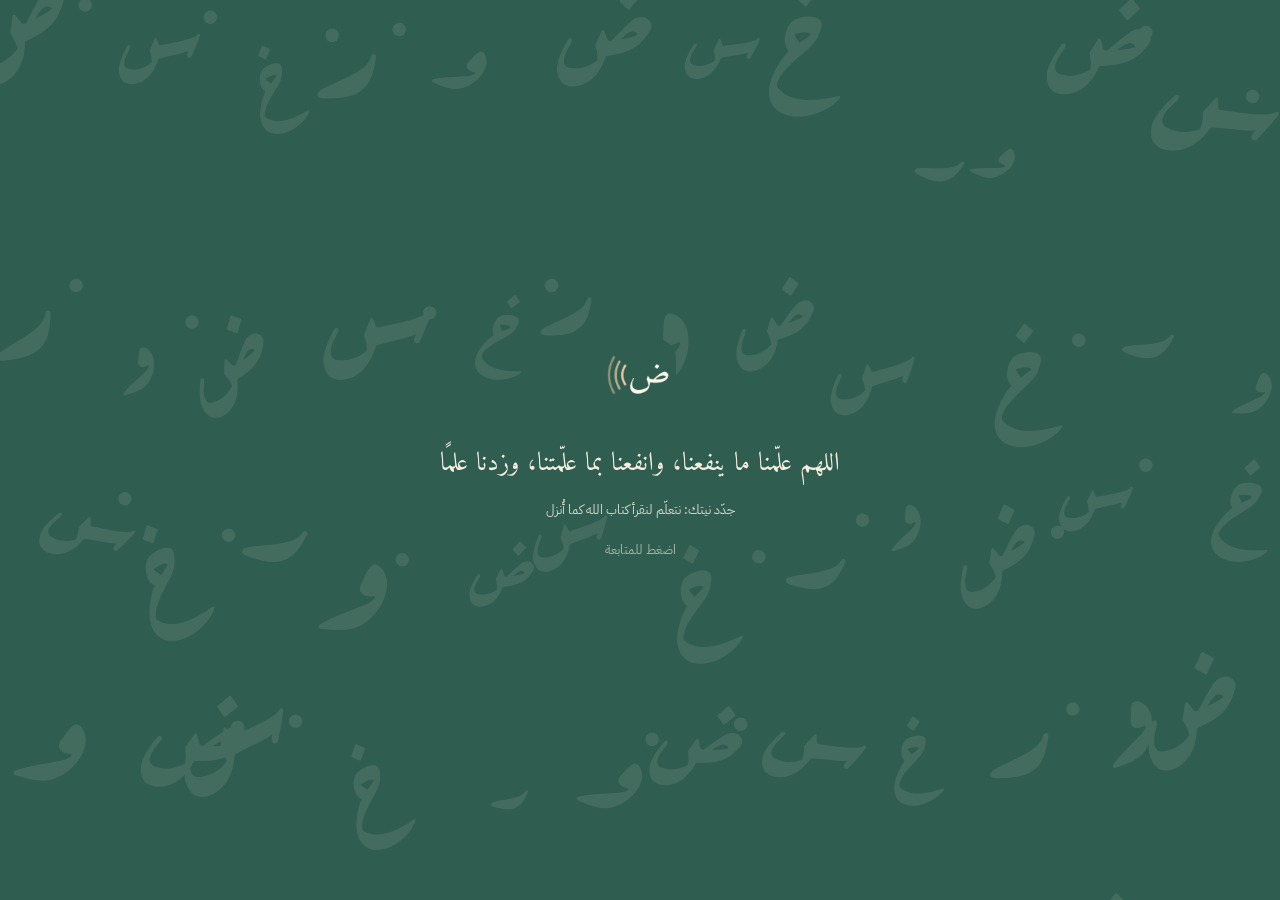
<file: games/sifni.html>
<!doctype html>
<html lang="ar" dir="rtl"><head><meta charset="utf-8">
<meta name="viewport" content="width=device-width,initial-scale=1,viewport-fit=cover">
<meta name="theme-color" content="#2F5D50">
<link rel="manifest" href="../manifest.webmanifest">
<link rel="icon" href="../icons/icon-192.png">
<link rel="stylesheet" href="../fonts/fonts.css">
<link rel="stylesheet" href="../assets/rz.css">
<script src="../assets/rz.js"></script>
<title>أوصفني · رسوخ</title>
</head><body data-nav="imara">
<style>
.wrap{max-width:620px;margin:0 auto;padding:max(14px,env(safe-area-inset-top,0px)) 14px calc(var(--nav-h) + 40px);display:flex;flex-direction:column;gap:12px}
.bar{display:flex;gap:8px;align-items:center}.bar .grow{flex:1}
.stat{background:var(--surface);border:1px solid var(--line);border-radius:12px;padding:6px 12px;font-weight:700;font-size:15px}
.letter{align-self:center;width:120px;height:120px;border-radius:24px;background:#1F2733;color:#F5EFE3;display:flex;align-items:center;justify-content:center;font-family:'Noto Naskh Arabic',serif;font-size:78px;line-height:1}
.stk{display:flex;flex-wrap:wrap;gap:6px;justify-content:center;background:#1F2733;border-radius:14px;padding:10px}
.stk .lab{width:100%;text-align:center;color:#E9C9A3;font-size:13px}
.st{border:1.5px dashed rgba(245,239,227,.5);background:transparent;color:#F5EFE3;border-radius:10px;padding:6px 10px;font:inherit;font-size:15px;cursor:pointer}
.st[aria-pressed="true"]{background:#C9AE8E;border-style:solid;border-color:#C9AE8E;color:#2E2214;font-weight:700}
.sw{display:flex;flex-direction:column;gap:4px}
.sw .k{font-size:12px;color:var(--muted)}
.seg{display:flex;background:var(--line);border-radius:12px;padding:3px;gap:3px}
.seg button{flex:1;border:none;background:transparent;border-radius:9px;min-height:42px;font:inherit;font-size:16px;color:var(--ink);cursor:pointer}
.seg button[aria-pressed="true"]{background:#1F2733;color:#fff;font-weight:700}
.seg button.ok{background:#2F6B45!important;color:#fff}.seg button.no{background:#B4443A!important;color:#fff}
.st.ok{background:#2F6B45!important;color:#fff;border-color:#2F6B45}.st.no{background:#B4443A!important;color:#fff;border-color:#B4443A}.st.missed{outline:3px solid #4FA36B}
.fresh .no{animation:shk .5s}.fresh .ok{animation:pop .45s}
@keyframes shk{0%,100%{transform:none}20%{transform:translateX(-7px) rotate(-2deg)}40%{transform:translateX(7px) rotate(2deg)}60%{transform:translateX(-5px)}80%{transform:translateX(5px)}}
@keyframes pop{0%{transform:scale(1)}40%{transform:scale(1.07)}100%{transform:scale(1)}}
@media (prefers-reduced-motion:reduce){.fresh .no,.fresh .ok{animation:none}}
.fb{font-size:14px;line-height:1.8;background:var(--surface);border:1px solid var(--line);border-radius:12px;padding:8px 12px}
.done{text-align:center;align-items:center}.done .big{font-size:46px}
</style>
<div class="wrap" id="app"></div>
<script>
(function(){
  const AR = RZ.AR, $ = id => document.getElementById(id);
  const LET = 'ءهعحغخقكجشيضلنرطدتظذثصزسفوبم'.split('');
  const NAME = { 'ء':'الهمزة','ه':'الهاء','ع':'العين','ح':'الحاء','غ':'الغين','خ':'الخاء','ق':'القاف','ك':'الكاف','ج':'الجيم','ش':'الشين','ي':'الياء','ض':'الضاد','ل':'اللام','ن':'النون','ر':'الراء','ط':'الطاء','د':'الدال','ت':'التاء','ظ':'الظاء','ذ':'الذال','ث':'الثاء','ص':'الصاد','ز':'الزاي','س':'السين','ف':'الفاء','و':'الواو','ب':'الباء','م':'الميم' };
  const FL = [ // the five floors of the house of traits, each with its memory line
    { k:'jh', o:['الجهر', 'الهمس'], f:c => 'فحثه شخص سكت'.includes(c) ? 1 : 0, mem:'الهمس: «فحثّه شخص سكت»' },
    { k:'sh', o:['الشدة', 'التوسط', 'الرخاوة'], f:c => 'ءجدقطبكت'.includes(c) ? 0 : 'لنعمر'.includes(c) ? 1 : 2, mem:'الشدة: «أجد قط بكت»، والتوسط: «لن عمر»' },
    { k:'st', o:['الاستعلاء', 'الاستفال'], f:c => 'خصضغطقظ'.includes(c) ? 0 : 1, mem:'الاستعلاء: «خص ضغط قظ»' },
    { k:'tb', o:['الإطباق', 'الانفتاح'], f:c => 'صضطظ'.includes(c) ? 0 : 1, mem:'الإطباق: «ص ض ط ظ»' },
    { k:'dh', o:['الإذلاق', 'الإصمات'], f:c => 'فرمنلب'.includes(c) ? 0 : 1, mem:'الإذلاق: «فرّ من لبّ»' } ];
  const ROOF = [['القلقلة', 'قطبجد', '«قطب جد»'], ['التفشي', 'ش', 'الشين'], ['الانحراف', 'لر', 'اللام والراء'], ['التكرير', 'ر', 'الراء'],
    ['الغنة', 'نم', 'النون والميم'], ['الاستطالة', 'ض', 'الضاد'], ['اللين', 'وي', 'الواو والياء الساكنتان بعد فتح'], ['الصفير', 'صزس', 'ص ز س']];
  const app = $('app'), BEST = 'rz-sifni-best', N = 5;
  let G = null;
  function newGame(){ const pool = LET.slice().sort(() => Math.random() - .5).slice(0, N); G = { pool, i:0, pts:0, max:0 }; round(); }
  function round(){ G.ans = {}; G.stk = new Set(); G.checked = false; draw(); }
  function draw(){
    const c = G.pool[G.i]; app.innerHTML = '';
    const top = document.createElement('div'); top.className = 'rz-top'; top.style.margin = '0 -8px';
    top.innerHTML = '<a class="rz-icon" href="../sifat/" aria-label="رجوع" data-icon="back"></a><h1 class="rz-title" style="font-size:20px;margin:0">أوصفني</h1>';
    app.append(top);
    const bar = document.createElement('div'); bar.className = 'bar';
    const best = RZ.ls.get(BEST, 0);
    bar.innerHTML = `<span class="stat">الحرف ${AR(G.i + 1)} من ${AR(N)}</span><span class="stat">⭐ ${AR(G.pts)}</span><span class="grow"></span>${best ? `<span class="stat" style="color:var(--muted)">الرقم القياسي: ${AR(best)}</span>` : ''}`;
    app.append(bar);
    const p = document.createElement('p'); p.className = 'rz-meta'; p.style.margin = '0'; p.textContent = 'اختر صفة الحرف من كل صف، واختر من الصفات التي ليس لها ضد ما ينطبق عليه، ثم اضغط «افحص».'; app.append(p);
    const L = document.createElement('div'); L.className = 'letter'; L.textContent = c; L.setAttribute('aria-label', NAME[c]); app.append(L);
    const stk = document.createElement('div'); stk.className = 'stk'; stk.innerHTML = '<div class="lab">الصفات التي ليس لها ضد (قد لا ينطبق منها شيء)</div>';
    ROOF.forEach(([t, ls]) => { const b = document.createElement('button'); b.type = 'button'; b.className = 'st'; b.textContent = t; b.setAttribute('aria-pressed', String(G.stk.has(t)));
      if(G.checked){ const has = ls.includes(c), on = G.stk.has(t); if(on && has) b.classList.add('ok'); else if(on && !has) b.classList.add('no'); else if(!on && has) b.classList.add('missed'); }
      b.onclick = () => { if(G.checked) return; G.stk.has(t) ? G.stk.delete(t) : G.stk.add(t); draw(); }; stk.append(b); });
    app.append(stk);
    FL.slice().reverse().forEach(F => { const w = document.createElement('div'); w.className = 'sw';
      const seg = document.createElement('div'); seg.className = 'seg'; seg.setAttribute('role', 'group');
      F.o.forEach((o, k) => { const b = document.createElement('button'); b.type = 'button'; b.textContent = o; b.setAttribute('aria-pressed', String(G.ans[F.k] === k));
        if(G.checked){ const right = F.f(c); if(k === right) b.classList.add(G.ans[F.k] === k ? 'ok' : ''); if(G.ans[F.k] === k && k !== right) b.classList.add('no'); if(k === right && G.ans[F.k] !== k) b.style.outline = '3px solid #2F6B45'; }
        b.onclick = () => { if(G.checked) return; G.ans[F.k] = k; draw(); }; seg.append(b); });
      w.append(seg); app.append(w); });
    const fb = document.createElement('div'); app.append(fb);
    const btn = document.createElement('button'); btn.type = 'button'; btn.className = 'rz-btn pri block';
    if(!G.checked){ const ready = FL.every(F => G.ans[F.k] != null); btn.textContent = 'افحص'; btn.disabled = !ready; btn.onclick = check; }
    else { fb.className = 'fb'; fb.innerHTML = G.msg; btn.textContent = G.i + 1 < N ? 'الحرف التالي' : 'النتيجة'; btn.onclick = () => { G.i++; G.i < N ? round() : finish(); }; }
    app.append(btn);
  }
  function check(){
    const c = G.pool[G.i]; let ok = 0; const wrong = [];
    FL.forEach(F => { if(G.ans[F.k] === F.f(c)) ok++; else wrong.push(F.mem); });
    const need = ROOF.filter(r => r[1].includes(c)).map(r => r[0]);
    const roofOk = need.length === G.stk.size && need.every(t => G.stk.has(t));
    const got = ok + (roofOk ? 2 : 0); G.pts += got; G.max += 7; G.checked = true;
    const traits = FL.map(F => F.o[F.f(c)]).concat(need);
    G.msg = `<b>${NAME[c]}: ${traits.join('، ')}.</b>` + (wrong.length ? '<br>تذكّر: ' + wrong.join(' · ') : '') + (roofOk ? '' : '<br>الصفات التي ليس لها ضد للحرف: ' + (need.length ? need.join('، ') : 'لا شيء')) + `<br>+${AR(got)} من ٧`;
    try{ RZ.addXP(got >= 6 ? 2 : 1); }catch(e){}
    draw();
    /* wrong answers shake in red, right ones pop in green (batch 8, note 5) */
    app.classList.add('fresh'); setTimeout(() => app.classList.remove('fresh'), 700);
    if(got < 7) RZ.buzz(80);
  }
  function finish(){
    const best = RZ.ls.get(BEST, 0), rec = G.pts > best; if(rec) RZ.ls.set(BEST, G.pts);
    app.innerHTML = ''; const c = document.createElement('section'); c.className = 'rz-card done';
    c.innerHTML = `<div class="big">${G.pts === G.max ? '🏅' : '🧩'}</div><b>نقاطك ${AR(G.pts)} من ${AR(G.max)}</b><span class="rz-meta">${rec ? 'رقم قياسي جديد 🎉' : 'الرقم القياسي: ' + AR(Math.max(best, G.pts))}</span>`;
    const a = document.createElement('button'); a.type = 'button'; a.className = 'rz-btn pri block'; a.textContent = 'جولة جديدة'; a.onclick = newGame;
    const b = document.createElement('a'); b.className = 'rz-btn block'; b.href = '../sifat/'; b.textContent = 'إلى عمارة الصفات';
    c.append(a, b); app.append(c);
    try{ RZ.confetti(G.pts === G.max); }catch(e){}
  }
  newGame();
})();
</script>
</body></html>
</file>
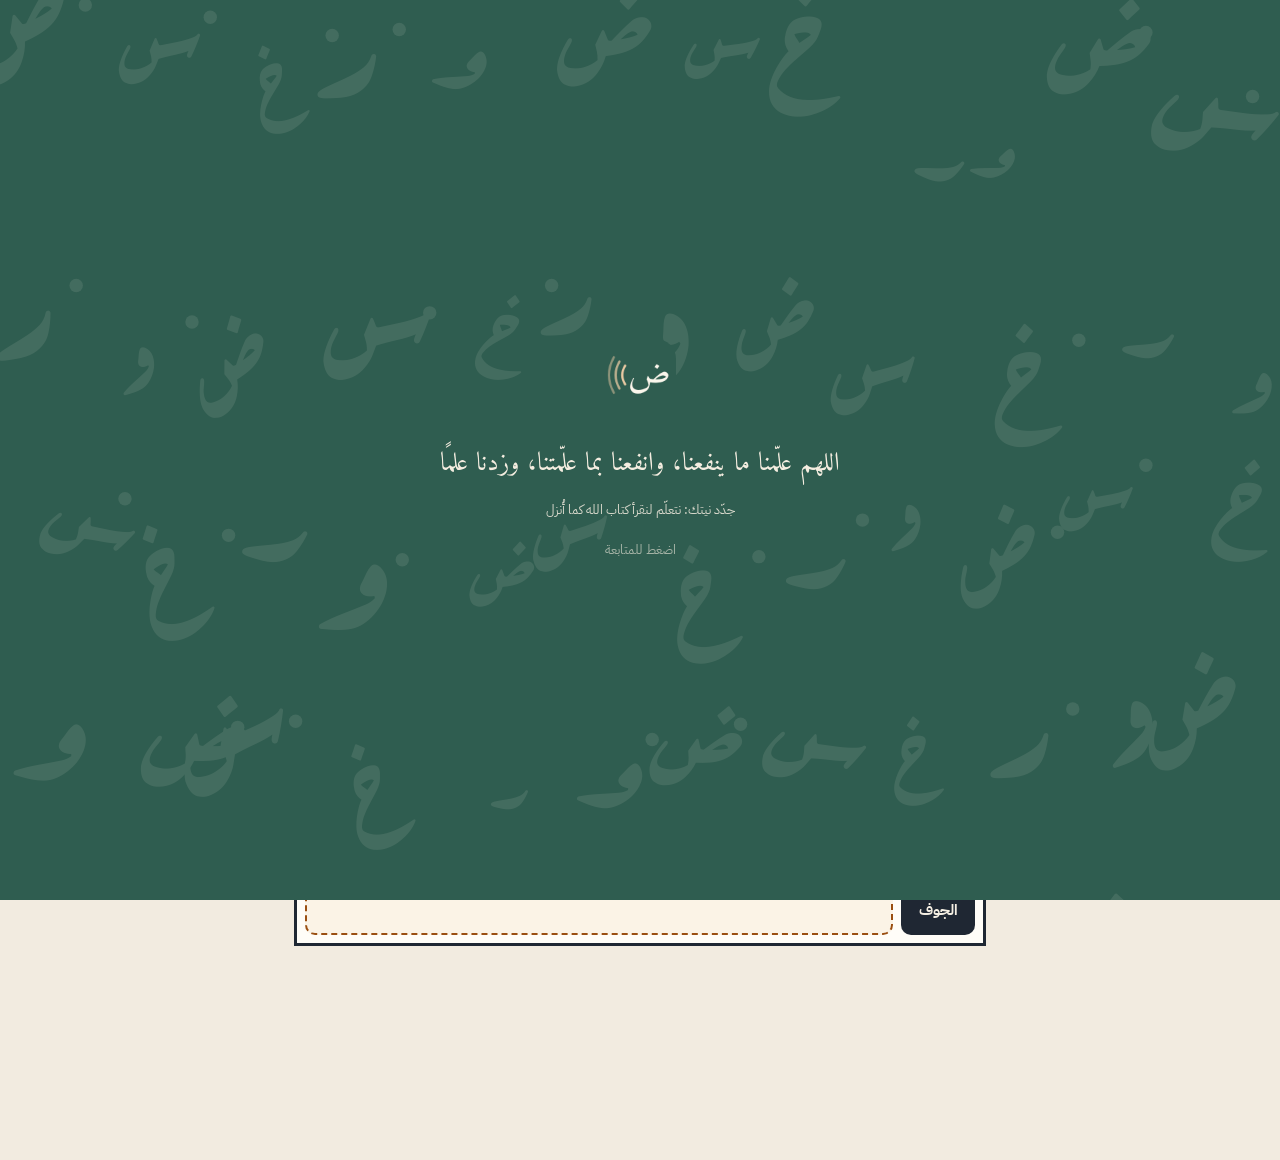
<file: games/sukkan.html>
<!doctype html>
<html lang="ar" dir="rtl"><head><meta charset="utf-8">
<meta name="viewport" content="width=device-width,initial-scale=1,viewport-fit=cover">
<meta name="theme-color" content="#2F5D50">
<link rel="manifest" href="../manifest.webmanifest">
<link rel="icon" href="../icons/icon-192.png">
<link rel="stylesheet" href="../fonts/fonts.css">
<link rel="stylesheet" href="../assets/rz.css">
<script src="../assets/rz.js"></script>
<title>أرجع السكان إلى بيوتهم · رسوخ</title>
</head><body data-nav="imara">
<style>
.wrap{max-width:720px;margin:0 auto;padding:max(14px,env(safe-area-inset-top,0px)) 14px calc(var(--nav-h) + 150px);display:flex;flex-direction:column;gap:12px}
.bar{display:flex;gap:8px;align-items:center;flex-wrap:wrap}.bar .grow{flex:1}
.stat{background:var(--surface);border:1px solid var(--line);border-radius:12px;padding:6px 12px;font-weight:700;font-size:15px}
.lvls{display:flex;gap:6px;flex-wrap:wrap}
.bld{display:flex;flex-direction:column}
.roof{height:46px;background:#1F2733;clip-path:polygon(50% 0,100% 100%,0 100%)}
.fl{border:3px solid #1F2733;border-top:none;background:#FFFDF8;display:flex;gap:8px;padding:8px}
.fl:first-of-type{border-top:3px solid #1F2733}
.fl.dim{opacity:.35;pointer-events:none}
.fname{width:74px;flex-shrink:0;background:#1F2733;color:#F5EFE3;border-radius:10px;padding:6px;display:flex;flex-direction:column;justify-content:center;align-items:center;text-align:center;gap:2px}
.fname small{font-size:11px;color:#E9C9A3}.fname b{font-size:15px}
.houses{display:flex;flex-wrap:wrap;gap:6px;flex:1}
.house{flex:1 1 130px;min-height:64px;border:2px solid #1D6B66;border-radius:10px;background:#FFFDF8;padding:6px 8px;display:flex;flex-direction:column;gap:4px;cursor:pointer;text-align:start;font:inherit;color:#1F2733}
.house.est{border-style:dashed;border-color:#9A4F12;background:#FBF3E6}
.house .hn{font-size:12px;color:#3B4250;line-height:1.45}.house .hn b{display:inline-block;min-width:20px;height:20px;border-radius:50%;background:#1D6B66;color:#fff;text-align:center;font-size:12px;line-height:20px;margin-inline-end:4px}
.house .in{display:flex;flex-wrap:wrap;gap:4px;min-height:30px}
.house.tgt{box-shadow:0 0 0 3px #C9AE8E}
.tile{font-family:'Noto Naskh Arabic',serif;font-size:24px;min-width:46px;height:46px;padding:0 8px;border-radius:10px;border:2px solid #1F2733;background:#fff;color:#1F2733;display:inline-flex;align-items:center;justify-content:center;flex-direction:column;line-height:1;cursor:pointer}
.tile small{font-family:var(--f-ui);font-size:10px;line-height:1.1;margin-top:2px}
.tile.sel{background:#1F2733;color:#fff}
.tile.ok{background:#2F6B45;border-color:#2F6B45;color:#fff;cursor:default;height:34px;min-width:34px;font-size:18px}
.tile.ok small{font-size:8px}
.tile.shake{animation:sh .45s}@keyframes sh{0%,100%{transform:none}20%{transform:translateX(-7px) rotate(-3deg)}40%{transform:translateX(7px) rotate(3deg)}60%{transform:translateX(-5px) rotate(-2deg)}80%{transform:translateX(5px) rotate(2deg)}}
.tile.bad{background:#B4443A!important;border-color:#B4443A!important;color:#fff!important}
.house.bad{animation:sh .45s;border-color:#B4443A!important;background:#F6DCD9!important;box-shadow:0 0 0 3px rgba(180,68,58,.35)}
@media (prefers-reduced-motion:reduce){.tile.shake,.house.bad{animation:none}}
.tray{position:fixed;inset-inline:0;bottom:calc(var(--nav-h) + env(safe-area-inset-bottom,0px));background:var(--surface);border-top:1px solid var(--line);padding:8px 12px;z-index:5}
.tray .in{max-width:720px;margin:0 auto;display:flex;flex-direction:column;gap:6px}
.tiles{display:flex;gap:6px;overflow-x:auto;padding-bottom:4px}
.msg{font-size:14px;min-height:20px;color:var(--muted)}
.done{text-align:center;align-items:center}
.done .big{font-size:46px}
</style>
<div class="wrap" id="app"></div>
<script>
(function(){
  const AR = RZ.AR, $ = id => document.getElementById(id);
  // floor → houses → residents (bottom floor first in the data, drawn top-down like the building)
  const F = [
    { n:5, t:'الخيشوم', h:[{ id:17, t:'الخيشوم: من أعلى الأنف إلى الحلق', est:true, r:['غ*'] }] },
    { n:4, t:'الشفتان', h:[{ id:15, t:'باطن الشفة السفلى مع أطراف الثنايا العليا', r:['ف'] }, { id:16, t:'الشفتان معًا', r:['و·', 'ب', 'م'] }] },
    { n:3, t:'اللسان', h:[
      { id:5, t:'أقصى اللسان مع ما يحاذيه من الحنك الأعلى', r:['ق'] }, { id:6, t:'أقصى اللسان أسفل قليلًا', r:['ك'] },
      { id:7, t:'وسط اللسان مع ما يحاذيه من الحنك الأعلى', r:['ج', 'ش', 'ي·'] }, { id:8, t:'إحدى حافتي اللسان مع الأضراس العليا', r:['ض'] },
      { id:9, t:'أدنى حافة اللسان إلى منتهى طرفه', r:['ل'] }, { id:10, t:'طرف اللسان تحت مخرج اللام قليلًا', r:['ن'] },
      { id:11, t:'طرف اللسان مع ظهره قريبًا من مخرج النون', r:['ر'] }, { id:12, t:'طرف اللسان مع أصول الثنايا العليا', r:['ط', 'د', 'ت'] },
      { id:13, t:'طرف اللسان مع أطراف الثنايا العليا', r:['ظ', 'ذ', 'ث'] }, { id:14, t:'طرف اللسان مع ما فوق الثنايا السفلى', r:['ص', 'س', 'ز'] }] },
    { n:2, t:'الحلق', h:[{ id:2, t:'أقصى الحلق', r:['ء', 'ه'] }, { id:3, t:'وسط الحلق', r:['ع', 'ح'] }, { id:4, t:'أدنى الحلق', r:['غ', 'خ'] }] },
    { n:1, t:'الجوف', h:[{ id:1, t:'الجوف: الحروف المدّية', est:true, r:['ا', 'و+', 'ي+'] }] }
  ];
  const TILE = r => r === 'غ*' ? ['الغنّة', ''] : r.endsWith('+') ? [r[0], 'مدّية'] : r.endsWith('·') ? [r[0], 'غير مدّية'] : r === 'ا' ? ['ا', 'مدّية'] : [r, ''];
  const ORD = { 1:'الأول', 2:'الثاني', 3:'الثالث', 4:'الرابع', 5:'الخامس' };
  const app = $('app'); const BEST = 'rz-sukkan-best';
  let lvl = RZ.ls.get('rz-sukkan-lvl', 'all'), st = null, timer = null;
  function start(){
    const floors = lvl === 'all' ? F : F.filter(f => String(f.n) === lvl);
    const res = []; floors.forEach(f => f.h.forEach(h => h.r.forEach(r => res.push({ r, h:h.id, f:f.t }))));
    st = { floors, left:res.sort(() => Math.random() - .5), placed:{}, errs:0, miss:{}, sel:null, t0:Date.now() };
    clearInterval(timer); timer = setInterval(() => { const e = $('tm'); if(e) e.textContent = '⏱ ' + fmt(Date.now() - st.t0); }, 1000);
    draw();
  }
  const fmt = ms => { const s = Math.floor(ms / 1000); return AR(Math.floor(s / 60)) + ':' + AR(String(s % 60).padStart(2, '0')); };
  function draw(){
    app.innerHTML = '';
    const top = document.createElement('div'); top.className = 'rz-top'; top.style.margin = '0 -8px';
    top.innerHTML = '<a class="rz-icon" href="../imara/" aria-label="رجوع" data-icon="back"></a><h1 class="rz-title" style="font-size:20px;margin:0">أرجع السكان إلى بيوتهم</h1>';
    app.append(top);
    const p = document.createElement('p'); p.className = 'rz-meta'; p.style.margin = '0';
    p.textContent = 'العمارة فارغة! اضغط حرفًا من الأسفل، ثم اضغط بيته (مخرجه) في العمارة.'; app.append(p);
    const lv = document.createElement('div'); lv.className = 'lvls';
    [['all', 'العمارة كاملة'], ...F.slice().reverse().map(f => [String(f.n), 'طابق ' + f.t])].forEach(([k, t]) => { const b = document.createElement('button'); b.type = 'button'; b.className = 'rz-chip'; b.textContent = t; b.setAttribute('aria-pressed', String(k === lvl)); b.onclick = () => { lvl = k; RZ.ls.set('rz-sukkan-lvl', k); start(); }; lv.append(b); });
    app.append(lv);
    const bar = document.createElement('div'); bar.className = 'bar';
    const best = RZ.ls.get(BEST, {})[lvl];
    bar.innerHTML = `<span class="stat" id="tm">⏱ ${fmt(Date.now() - st.t0)}</span><span class="stat">✗ الأخطاء: ${AR(st.errs)}</span><span class="grow"></span>` + (best ? `<span class="stat" style="color:var(--muted)">أفضل وقت: ${fmt(best.t)}</span>` : '');
    app.append(bar);
    const b = document.createElement('div'); b.className = 'bld'; b.innerHTML = '<div class="roof"></div>';
    F.forEach(f => { const fl = document.createElement('div'); fl.className = 'fl' + (st.floors.includes(f) ? '' : ' dim');
      fl.innerHTML = `<div class="fname"><small>الطابق ${ORD[f.n]}</small><b>${f.t}</b></div>`;
      const hs = document.createElement('div'); hs.className = 'houses';
      f.h.forEach(h => { const btn = document.createElement('button'); btn.type = 'button'; btn.className = 'house' + (h.est ? ' est' : ''); btn.dataset.h = h.id;
        btn.innerHTML = `<span class="hn"><b>${AR(h.id)}</b>${h.t}</span><span class="in"></span>`;
        (st.placed[h.id] || []).forEach(r => { const [c, s] = TILE(r); btn.querySelector('.in').insertAdjacentHTML('beforeend', `<span class="tile ok">${c}${s ? `<small>${s}</small>` : ''}</span>`); });
        btn.onclick = () => drop(h.id, btn); hs.append(btn); });
      fl.append(hs); b.append(fl); });
    app.append(b);
    let tray = document.querySelector('.tray'); if(!tray){ tray = document.createElement('div'); tray.className = 'tray'; document.body.append(tray); }
    tray.innerHTML = '<div class="in"><div class="msg" id="msg" aria-live="polite"></div><div class="tiles" id="tiles"></div></div>';
    st.left.forEach((x, i) => { const [c, s] = TILE(x.r); const t = document.createElement('button'); t.type = 'button'; t.className = 'tile' + (st.sel === i ? ' sel' : ''); t.innerHTML = c + (s ? `<small>${s}</small>` : '');
      t.setAttribute('aria-label', c + (s ? ' ' + s : '')); t.onclick = () => { st.sel = st.sel === i ? null : i; draw(); }; $('tiles').append(t); });
    if(!st.left.length) finish();
    else if(st.sel == null) $('msg').textContent = 'بقي ' + AR(st.left.length) + ' من السكان خارج العمارة.';
    else { const x = st.left[st.sel]; $('msg').textContent = 'أين بيت هذا الحرف؟' + ((st.miss[x.r] || 0) >= 2 ? ' تلميح: في طابق ' + x.f + '.' : ''); }
  }
  function drop(hid, btn){
    if(st.sel == null){ $('msg').textContent = 'اختر حرفًا من الأسفل أولًا.'; return; }
    const x = st.left[st.sel];
    if(x.h === hid){ (st.placed[hid] = st.placed[hid] || []).push(x.r); st.left.splice(st.sel, 1); st.sel = null; draw(); }
    else { st.errs++; st.miss[x.r] = (st.miss[x.r] || 0) + 1; draw();
      /* wrong house: the floor's house and the letter both shake and turn red for a moment */
      const t2 = $('tiles').children[st.sel], h2 = document.querySelector('.house[data-h="' + hid + '"]');
      [t2, h2].forEach(e => { if(e){ e.classList.add('shake', 'bad'); setTimeout(() => e.classList.remove('shake', 'bad'), 650); } });
      RZ.buzz(80); }
  }
  function finish(){
    clearInterval(timer); const t = Date.now() - st.t0; const all = RZ.ls.get(BEST, {}); const prev = all[lvl];
    const rec = !prev || t < prev.t; if(rec){ all[lvl] = { t, e:st.errs }; RZ.ls.set(BEST, all); }
    const perfect = st.errs === 0 && lvl === 'all';
    if(perfect){ const m = RZ.ls.get('rz-sukkan-medal', 0); RZ.ls.set('rz-sukkan-medal', m + 1); }
    try{ RZ.addXP(lvl === 'all' ? 15 : 5); }catch(e){}
    document.querySelector('.tray').remove();
    const c = document.createElement('section'); c.className = 'rz-card done';
    c.innerHTML = `<div class="big">${perfect ? '🏅' : '🏠'}</div><b>${perfect ? 'وسام العمارة الكاملة بلا أخطاء!' : 'رجع كل السكان إلى بيوتهم!'}</b>
      <span class="rz-meta">الوقت ${fmt(t)} · الأخطاء ${AR(st.errs)}${rec ? ' · رقم قياسي جديد 🎉' : ''}</span>`;
    const again = document.createElement('button'); again.type = 'button'; again.className = 'rz-btn pri block'; again.textContent = 'العب مرة أخرى'; again.onclick = start;
    const back = document.createElement('a'); back.className = 'rz-btn block'; back.href = '../imara/'; back.textContent = 'إلى عمارة الحروف';
    c.append(again, back); app.insertBefore(c, app.children[2]); scrollTo(0, 0);
    try{ RZ.confetti(perfect || st.errs === 0); }catch(e){}
  }
  start();
})();
</script>
</body></html>
</file>
<file: fonts/fonts.css>
@font-face {
  font-family: 'Amiri Quran';
  font-style: normal;
  font-display: swap;
  font-weight: 400;
  src: url(amiri-quran-arabic-400-normal.woff2) format("woff2");
  unicode-range: U+0600-06FF,U+0750-077F,U+0870-088E,U+0890-0891,U+0897-08E1,U+08E3-08FF,U+200C-200E,U+2010-2011,U+204F,U+2E41,U+FB50-FDFF,U+FE70-FE74,U+FE76-FEFC,U+102E0-102FB,U+10E60-10E7E,U+10EC2-10EC4,U+10EFC-10EFF,U+1EE00-1EE03,U+1EE05-1EE1F,U+1EE21-1EE22,U+1EE24,U+1EE27,U+1EE29-1EE32,U+1EE34-1EE37,U+1EE39,U+1EE3B,U+1EE42,U+1EE47,U+1EE49,U+1EE4B,U+1EE4D-1EE4F,U+1EE51-1EE52,U+1EE54,U+1EE57,U+1EE59,U+1EE5B,U+1EE5D,U+1EE5F,U+1EE61-1EE62,U+1EE64,U+1EE67-1EE6A,U+1EE6C-1EE72,U+1EE74-1EE77,U+1EE79-1EE7C,U+1EE7E,U+1EE80-1EE89,U+1EE8B-1EE9B,U+1EEA1-1EEA3,U+1EEA5-1EEA9,U+1EEAB-1EEBB,U+1EEF0-1EEF1;
}
@font-face {
  font-family: 'Amiri Quran';
  font-style: normal;
  font-display: swap;
  font-weight: 400;
  src: url(amiri-quran-latin-400-normal.woff2) format("woff2");
  unicode-range: U+0000-00FF,U+0131,U+0152-0153,U+02BB-02BC,U+02C6,U+02DA,U+02DC,U+0304,U+0308,U+0329,U+2000-206F,U+20AC,U+2122,U+2191,U+2193,U+2212,U+2215,U+FEFF,U+FFFD;
}
@font-face {
  font-family: 'Amiri';
  font-style: normal;
  font-display: swap;
  font-weight: 400;
  src: url(amiri-arabic-400-normal.woff2) format("woff2");
  unicode-range: U+0600-06FF,U+0750-077F,U+0870-088E,U+0890-0891,U+0897-08E1,U+08E3-08FF,U+200C-200E,U+2010-2011,U+204F,U+2E41,U+FB50-FDFF,U+FE70-FE74,U+FE76-FEFC,U+102E0-102FB,U+10E60-10E7E,U+10EC2-10EC4,U+10EFC-10EFF,U+1EE00-1EE03,U+1EE05-1EE1F,U+1EE21-1EE22,U+1EE24,U+1EE27,U+1EE29-1EE32,U+1EE34-1EE37,U+1EE39,U+1EE3B,U+1EE42,U+1EE47,U+1EE49,U+1EE4B,U+1EE4D-1EE4F,U+1EE51-1EE52,U+1EE54,U+1EE57,U+1EE59,U+1EE5B,U+1EE5D,U+1EE5F,U+1EE61-1EE62,U+1EE64,U+1EE67-1EE6A,U+1EE6C-1EE72,U+1EE74-1EE77,U+1EE79-1EE7C,U+1EE7E,U+1EE80-1EE89,U+1EE8B-1EE9B,U+1EEA1-1EEA3,U+1EEA5-1EEA9,U+1EEAB-1EEBB,U+1EEF0-1EEF1;
}
@font-face {
  font-family: 'Amiri';
  font-style: normal;
  font-display: swap;
  font-weight: 400;
  src: url(amiri-latin-400-normal.woff2) format("woff2");
  unicode-range: U+0000-00FF,U+0131,U+0152-0153,U+02BB-02BC,U+02C6,U+02DA,U+02DC,U+0304,U+0308,U+0329,U+2000-206F,U+20AC,U+2122,U+2191,U+2193,U+2212,U+2215,U+FEFF,U+FFFD;
}
@font-face {
  font-family: 'Amiri';
  font-style: normal;
  font-display: swap;
  font-weight: 700;
  src: url(amiri-arabic-700-normal.woff2) format("woff2");
  unicode-range: U+0600-06FF,U+0750-077F,U+0870-088E,U+0890-0891,U+0897-08E1,U+08E3-08FF,U+200C-200E,U+2010-2011,U+204F,U+2E41,U+FB50-FDFF,U+FE70-FE74,U+FE76-FEFC,U+102E0-102FB,U+10E60-10E7E,U+10EC2-10EC4,U+10EFC-10EFF,U+1EE00-1EE03,U+1EE05-1EE1F,U+1EE21-1EE22,U+1EE24,U+1EE27,U+1EE29-1EE32,U+1EE34-1EE37,U+1EE39,U+1EE3B,U+1EE42,U+1EE47,U+1EE49,U+1EE4B,U+1EE4D-1EE4F,U+1EE51-1EE52,U+1EE54,U+1EE57,U+1EE59,U+1EE5B,U+1EE5D,U+1EE5F,U+1EE61-1EE62,U+1EE64,U+1EE67-1EE6A,U+1EE6C-1EE72,U+1EE74-1EE77,U+1EE79-1EE7C,U+1EE7E,U+1EE80-1EE89,U+1EE8B-1EE9B,U+1EEA1-1EEA3,U+1EEA5-1EEA9,U+1EEAB-1EEBB,U+1EEF0-1EEF1;
}
@font-face {
  font-family: 'Amiri';
  font-style: normal;
  font-display: swap;
  font-weight: 700;
  src: url(amiri-latin-700-normal.woff2) format("woff2");
  unicode-range: U+0000-00FF,U+0131,U+0152-0153,U+02BB-02BC,U+02C6,U+02DA,U+02DC,U+0304,U+0308,U+0329,U+2000-206F,U+20AC,U+2122,U+2191,U+2193,U+2212,U+2215,U+FEFF,U+FFFD;
}
@font-face {
  font-family: 'IBM Plex Sans Arabic';
  font-style: normal;
  font-display: swap;
  font-weight: 400;
  src: url(ibm-plex-sans-arabic-arabic-400-normal.woff2) format("woff2");
  unicode-range: U+0600-06FF,U+0750-077F,U+0870-088E,U+0890-0891,U+0897-08E1,U+08E3-08FF,U+200C-200E,U+2010-2011,U+204F,U+2E41,U+FB50-FDFF,U+FE70-FE74,U+FE76-FEFC,U+102E0-102FB,U+10E60-10E7E,U+10EC2-10EC4,U+10EFC-10EFF,U+1EE00-1EE03,U+1EE05-1EE1F,U+1EE21-1EE22,U+1EE24,U+1EE27,U+1EE29-1EE32,U+1EE34-1EE37,U+1EE39,U+1EE3B,U+1EE42,U+1EE47,U+1EE49,U+1EE4B,U+1EE4D-1EE4F,U+1EE51-1EE52,U+1EE54,U+1EE57,U+1EE59,U+1EE5B,U+1EE5D,U+1EE5F,U+1EE61-1EE62,U+1EE64,U+1EE67-1EE6A,U+1EE6C-1EE72,U+1EE74-1EE77,U+1EE79-1EE7C,U+1EE7E,U+1EE80-1EE89,U+1EE8B-1EE9B,U+1EEA1-1EEA3,U+1EEA5-1EEA9,U+1EEAB-1EEBB,U+1EEF0-1EEF1;
}
@font-face {
  font-family: 'IBM Plex Sans Arabic';
  font-style: normal;
  font-display: swap;
  font-weight: 400;
  src: url(ibm-plex-sans-arabic-latin-400-normal.woff2) format("woff2");
  unicode-range: U+0000-00FF,U+0131,U+0152-0153,U+02BB-02BC,U+02C6,U+02DA,U+02DC,U+0304,U+0308,U+0329,U+2000-206F,U+20AC,U+2122,U+2191,U+2193,U+2212,U+2215,U+FEFF,U+FFFD;
}
@font-face {
  font-family: 'IBM Plex Sans Arabic';
  font-style: normal;
  font-display: swap;
  font-weight: 500;
  src: url(ibm-plex-sans-arabic-arabic-500-normal.woff2) format("woff2");
  unicode-range: U+0600-06FF,U+0750-077F,U+0870-088E,U+0890-0891,U+0897-08E1,U+08E3-08FF,U+200C-200E,U+2010-2011,U+204F,U+2E41,U+FB50-FDFF,U+FE70-FE74,U+FE76-FEFC,U+102E0-102FB,U+10E60-10E7E,U+10EC2-10EC4,U+10EFC-10EFF,U+1EE00-1EE03,U+1EE05-1EE1F,U+1EE21-1EE22,U+1EE24,U+1EE27,U+1EE29-1EE32,U+1EE34-1EE37,U+1EE39,U+1EE3B,U+1EE42,U+1EE47,U+1EE49,U+1EE4B,U+1EE4D-1EE4F,U+1EE51-1EE52,U+1EE54,U+1EE57,U+1EE59,U+1EE5B,U+1EE5D,U+1EE5F,U+1EE61-1EE62,U+1EE64,U+1EE67-1EE6A,U+1EE6C-1EE72,U+1EE74-1EE77,U+1EE79-1EE7C,U+1EE7E,U+1EE80-1EE89,U+1EE8B-1EE9B,U+1EEA1-1EEA3,U+1EEA5-1EEA9,U+1EEAB-1EEBB,U+1EEF0-1EEF1;
}
@font-face {
  font-family: 'IBM Plex Sans Arabic';
  font-style: normal;
  font-display: swap;
  font-weight: 500;
  src: url(ibm-plex-sans-arabic-latin-500-normal.woff2) format("woff2");
  unicode-range: U+0000-00FF,U+0131,U+0152-0153,U+02BB-02BC,U+02C6,U+02DA,U+02DC,U+0304,U+0308,U+0329,U+2000-206F,U+20AC,U+2122,U+2191,U+2193,U+2212,U+2215,U+FEFF,U+FFFD;
}
@font-face {
  font-family: 'IBM Plex Sans Arabic';
  font-style: normal;
  font-display: swap;
  font-weight: 600;
  src: url(ibm-plex-sans-arabic-arabic-600-normal.woff2) format("woff2");
  unicode-range: U+0600-06FF,U+0750-077F,U+0870-088E,U+0890-0891,U+0897-08E1,U+08E3-08FF,U+200C-200E,U+2010-2011,U+204F,U+2E41,U+FB50-FDFF,U+FE70-FE74,U+FE76-FEFC,U+102E0-102FB,U+10E60-10E7E,U+10EC2-10EC4,U+10EFC-10EFF,U+1EE00-1EE03,U+1EE05-1EE1F,U+1EE21-1EE22,U+1EE24,U+1EE27,U+1EE29-1EE32,U+1EE34-1EE37,U+1EE39,U+1EE3B,U+1EE42,U+1EE47,U+1EE49,U+1EE4B,U+1EE4D-1EE4F,U+1EE51-1EE52,U+1EE54,U+1EE57,U+1EE59,U+1EE5B,U+1EE5D,U+1EE5F,U+1EE61-1EE62,U+1EE64,U+1EE67-1EE6A,U+1EE6C-1EE72,U+1EE74-1EE77,U+1EE79-1EE7C,U+1EE7E,U+1EE80-1EE89,U+1EE8B-1EE9B,U+1EEA1-1EEA3,U+1EEA5-1EEA9,U+1EEAB-1EEBB,U+1EEF0-1EEF1;
}
@font-face {
  font-family: 'IBM Plex Sans Arabic';
  font-style: normal;
  font-display: swap;
  font-weight: 600;
  src: url(ibm-plex-sans-arabic-latin-600-normal.woff2) format("woff2");
  unicode-range: U+0000-00FF,U+0131,U+0152-0153,U+02BB-02BC,U+02C6,U+02DA,U+02DC,U+0304,U+0308,U+0329,U+2000-206F,U+20AC,U+2122,U+2191,U+2193,U+2212,U+2215,U+FEFF,U+FFFD;
}
@font-face {
  font-family: 'IBM Plex Sans Arabic';
  font-style: normal;
  font-display: swap;
  font-weight: 700;
  src: url(ibm-plex-sans-arabic-arabic-700-normal.woff2) format("woff2");
  unicode-range: U+0600-06FF,U+0750-077F,U+0870-088E,U+0890-0891,U+0897-08E1,U+08E3-08FF,U+200C-200E,U+2010-2011,U+204F,U+2E41,U+FB50-FDFF,U+FE70-FE74,U+FE76-FEFC,U+102E0-102FB,U+10E60-10E7E,U+10EC2-10EC4,U+10EFC-10EFF,U+1EE00-1EE03,U+1EE05-1EE1F,U+1EE21-1EE22,U+1EE24,U+1EE27,U+1EE29-1EE32,U+1EE34-1EE37,U+1EE39,U+1EE3B,U+1EE42,U+1EE47,U+1EE49,U+1EE4B,U+1EE4D-1EE4F,U+1EE51-1EE52,U+1EE54,U+1EE57,U+1EE59,U+1EE5B,U+1EE5D,U+1EE5F,U+1EE61-1EE62,U+1EE64,U+1EE67-1EE6A,U+1EE6C-1EE72,U+1EE74-1EE77,U+1EE79-1EE7C,U+1EE7E,U+1EE80-1EE89,U+1EE8B-1EE9B,U+1EEA1-1EEA3,U+1EEA5-1EEA9,U+1EEAB-1EEBB,U+1EEF0-1EEF1;
}
@font-face {
  font-family: 'IBM Plex Sans Arabic';
  font-style: normal;
  font-display: swap;
  font-weight: 700;
  src: url(ibm-plex-sans-arabic-latin-700-normal.woff2) format("woff2");
  unicode-range: U+0000-00FF,U+0131,U+0152-0153,U+02BB-02BC,U+02C6,U+02DA,U+02DC,U+0304,U+0308,U+0329,U+2000-206F,U+20AC,U+2122,U+2191,U+2193,U+2212,U+2215,U+FEFF,U+FFFD;
}
@font-face {
  font-family: 'Reem Kufi';
  font-style: normal;
  font-display: swap;
  font-weight: 500;
  src: url(reem-kufi-arabic-500-normal.woff2) format("woff2");
  unicode-range: U+0600-06FF,U+0750-077F,U+0870-088E,U+0890-0891,U+0897-08E1,U+08E3-08FF,U+200C-200E,U+2010-2011,U+204F,U+2E41,U+FB50-FDFF,U+FE70-FE74,U+FE76-FEFC,U+102E0-102FB,U+10E60-10E7E,U+10EC2-10EC4,U+10EFC-10EFF,U+1EE00-1EE03,U+1EE05-1EE1F,U+1EE21-1EE22,U+1EE24,U+1EE27,U+1EE29-1EE32,U+1EE34-1EE37,U+1EE39,U+1EE3B,U+1EE42,U+1EE47,U+1EE49,U+1EE4B,U+1EE4D-1EE4F,U+1EE51-1EE52,U+1EE54,U+1EE57,U+1EE59,U+1EE5B,U+1EE5D,U+1EE5F,U+1EE61-1EE62,U+1EE64,U+1EE67-1EE6A,U+1EE6C-1EE72,U+1EE74-1EE77,U+1EE79-1EE7C,U+1EE7E,U+1EE80-1EE89,U+1EE8B-1EE9B,U+1EEA1-1EEA3,U+1EEA5-1EEA9,U+1EEAB-1EEBB,U+1EEF0-1EEF1;
}
@font-face {
  font-family: 'Reem Kufi';
  font-style: normal;
  font-display: swap;
  font-weight: 500;
  src: url(reem-kufi-latin-500-normal.woff2) format("woff2");
  unicode-range: U+0000-00FF,U+0131,U+0152-0153,U+02BB-02BC,U+02C6,U+02DA,U+02DC,U+0304,U+0308,U+0329,U+2000-206F,U+20AC,U+2122,U+2191,U+2193,U+2212,U+2215,U+FEFF,U+FFFD;
}
@font-face {
  font-family: 'Reem Kufi';
  font-style: normal;
  font-display: swap;
  font-weight: 600;
  src: url(reem-kufi-arabic-600-normal.woff2) format("woff2");
  unicode-range: U+0600-06FF,U+0750-077F,U+0870-088E,U+0890-0891,U+0897-08E1,U+08E3-08FF,U+200C-200E,U+2010-2011,U+204F,U+2E41,U+FB50-FDFF,U+FE70-FE74,U+FE76-FEFC,U+102E0-102FB,U+10E60-10E7E,U+10EC2-10EC4,U+10EFC-10EFF,U+1EE00-1EE03,U+1EE05-1EE1F,U+1EE21-1EE22,U+1EE24,U+1EE27,U+1EE29-1EE32,U+1EE34-1EE37,U+1EE39,U+1EE3B,U+1EE42,U+1EE47,U+1EE49,U+1EE4B,U+1EE4D-1EE4F,U+1EE51-1EE52,U+1EE54,U+1EE57,U+1EE59,U+1EE5B,U+1EE5D,U+1EE5F,U+1EE61-1EE62,U+1EE64,U+1EE67-1EE6A,U+1EE6C-1EE72,U+1EE74-1EE77,U+1EE79-1EE7C,U+1EE7E,U+1EE80-1EE89,U+1EE8B-1EE9B,U+1EEA1-1EEA3,U+1EEA5-1EEA9,U+1EEAB-1EEBB,U+1EEF0-1EEF1;
}
@font-face {
  font-family: 'Reem Kufi';
  font-style: normal;
  font-display: swap;
  font-weight: 600;
  src: url(reem-kufi-latin-600-normal.woff2) format("woff2");
  unicode-range: U+0000-00FF,U+0131,U+0152-0153,U+02BB-02BC,U+02C6,U+02DA,U+02DC,U+0304,U+0308,U+0329,U+2000-206F,U+20AC,U+2122,U+2191,U+2193,U+2212,U+2215,U+FEFF,U+FFFD;
}
@font-face {
  font-family: 'Reem Kufi';
  font-style: normal;
  font-display: swap;
  font-weight: 700;
  src: url(reem-kufi-arabic-700-normal.woff2) format("woff2");
  unicode-range: U+0600-06FF,U+0750-077F,U+0870-088E,U+0890-0891,U+0897-08E1,U+08E3-08FF,U+200C-200E,U+2010-2011,U+204F,U+2E41,U+FB50-FDFF,U+FE70-FE74,U+FE76-FEFC,U+102E0-102FB,U+10E60-10E7E,U+10EC2-10EC4,U+10EFC-10EFF,U+1EE00-1EE03,U+1EE05-1EE1F,U+1EE21-1EE22,U+1EE24,U+1EE27,U+1EE29-1EE32,U+1EE34-1EE37,U+1EE39,U+1EE3B,U+1EE42,U+1EE47,U+1EE49,U+1EE4B,U+1EE4D-1EE4F,U+1EE51-1EE52,U+1EE54,U+1EE57,U+1EE59,U+1EE5B,U+1EE5D,U+1EE5F,U+1EE61-1EE62,U+1EE64,U+1EE67-1EE6A,U+1EE6C-1EE72,U+1EE74-1EE77,U+1EE79-1EE7C,U+1EE7E,U+1EE80-1EE89,U+1EE8B-1EE9B,U+1EEA1-1EEA3,U+1EEA5-1EEA9,U+1EEAB-1EEBB,U+1EEF0-1EEF1;
}
@font-face {
  font-family: 'Reem Kufi';
  font-style: normal;
  font-display: swap;
  font-weight: 700;
  src: url(reem-kufi-latin-700-normal.woff2) format("woff2");
  unicode-range: U+0000-00FF,U+0131,U+0152-0153,U+02BB-02BC,U+02C6,U+02DA,U+02DC,U+0304,U+0308,U+0329,U+2000-206F,U+20AC,U+2122,U+2191,U+2193,U+2212,U+2215,U+FEFF,U+FFFD;
}
@font-face {
  font-family: 'Noto Naskh Arabic';
  font-style: normal;
  font-display: swap;
  font-weight: 500;
  src: url(noto-naskh-arabic-arabic-500-normal.woff2) format("woff2");
  unicode-range: U+0600-06FF,U+0750-077F,U+0870-088E,U+0890-0891,U+0897-08E1,U+08E3-08FF,U+200C-200E,U+2010-2011,U+204F,U+2E41,U+FB50-FDFF,U+FE70-FE74,U+FE76-FEFC,U+102E0-102FB,U+10E60-10E7E,U+10EC2-10EC4,U+10EFC-10EFF,U+1EE00-1EE03,U+1EE05-1EE1F,U+1EE21-1EE22,U+1EE24,U+1EE27,U+1EE29-1EE32,U+1EE34-1EE37,U+1EE39,U+1EE3B,U+1EE42,U+1EE47,U+1EE49,U+1EE4B,U+1EE4D-1EE4F,U+1EE51-1EE52,U+1EE54,U+1EE57,U+1EE59,U+1EE5B,U+1EE5D,U+1EE5F,U+1EE61-1EE62,U+1EE64,U+1EE67-1EE6A,U+1EE6C-1EE72,U+1EE74-1EE77,U+1EE79-1EE7C,U+1EE7E,U+1EE80-1EE89,U+1EE8B-1EE9B,U+1EEA1-1EEA3,U+1EEA5-1EEA9,U+1EEAB-1EEBB,U+1EEF0-1EEF1;
}
@font-face {
  font-family: 'Noto Naskh Arabic';
  font-style: normal;
  font-display: swap;
  font-weight: 500;
  src: url(noto-naskh-arabic-latin-500-normal.woff2) format("woff2");
  unicode-range: U+0000-00FF,U+0131,U+0152-0153,U+02BB-02BC,U+02C6,U+02DA,U+02DC,U+0304,U+0308,U+0329,U+2000-206F,U+20AC,U+2122,U+2191,U+2193,U+2212,U+2215,U+FEFF,U+FFFD;
}
@font-face {
  font-family: 'Noto Naskh Arabic';
  font-style: normal;
  font-display: swap;
  font-weight: 700;
  src: url(noto-naskh-arabic-arabic-700-normal.woff2) format("woff2");
  unicode-range: U+0600-06FF,U+0750-077F,U+0870-088E,U+0890-0891,U+0897-08E1,U+08E3-08FF,U+200C-200E,U+2010-2011,U+204F,U+2E41,U+FB50-FDFF,U+FE70-FE74,U+FE76-FEFC,U+102E0-102FB,U+10E60-10E7E,U+10EC2-10EC4,U+10EFC-10EFF,U+1EE00-1EE03,U+1EE05-1EE1F,U+1EE21-1EE22,U+1EE24,U+1EE27,U+1EE29-1EE32,U+1EE34-1EE37,U+1EE39,U+1EE3B,U+1EE42,U+1EE47,U+1EE49,U+1EE4B,U+1EE4D-1EE4F,U+1EE51-1EE52,U+1EE54,U+1EE57,U+1EE59,U+1EE5B,U+1EE5D,U+1EE5F,U+1EE61-1EE62,U+1EE64,U+1EE67-1EE6A,U+1EE6C-1EE72,U+1EE74-1EE77,U+1EE79-1EE7C,U+1EE7E,U+1EE80-1EE89,U+1EE8B-1EE9B,U+1EEA1-1EEA3,U+1EEA5-1EEA9,U+1EEAB-1EEBB,U+1EEF0-1EEF1;
}
@font-face {
  font-family: 'Noto Naskh Arabic';
  font-style: normal;
  font-display: swap;
  font-weight: 700;
  src: url(noto-naskh-arabic-latin-700-normal.woff2) format("woff2");
  unicode-range: U+0000-00FF,U+0131,U+0152-0153,U+02BB-02BC,U+02C6,U+02DA,U+02DC,U+0304,U+0308,U+0329,U+2000-206F,U+20AC,U+2122,U+2191,U+2193,U+2212,U+2215,U+FEFF,U+FFFD;
}@font-face {
  font-family: 'Aref Ruqaa';
  font-style: normal;
  font-display: swap;
  font-weight: 700;
  src: url(aref-ruqaa-arabic-700-normal.woff2) format("woff2");
  unicode-range: U+0600-06FF,U+0750-077F,U+FB50-FDFF,U+FE70-FEFC;
}
</file>
<file: assets/rz.css>
/* Rosookh shared design. Palette from the logo: logo green (primary), sage, sand (accent), ocean (progress), plum (wrong), ivory (background). */
:root{
  --bg:#F2EBE0; --surface:#FBF8F3; --ink:#2B2A24; --muted:#625E52; --line:#E2D8C8; --line-strong:#CDBFA9;
  --primary:#2F5D50; --primary-ink:#F4EDE0; --primary-soft:#E1E8E2; --primary-dark:#244A40;
  --accent:#C9AE8E; --accent-soft:#F1E6D6; --accent-ink:#5A4428; --on-accent:#2E2214;
  --sage:#8A9A78; --sage-soft:#E6EADC; --ocean:#4E6E73; --ocean-soft:#E0E9EA;
  --good:#3F6B4A; --good-ink:#345A3D; --good-soft:#E3ECDF;
  --bad:#6B3439; --bad-ink:#6B3439; --bad-soft:#F2E3E2;
  --wine:#6B3439; --wine-ink:#F7ECEB; --wine-soft:#F2E3E2;
  --warn-soft:#F1E6D6; --cream:#F4EDE0;
  --f-ui:"IBM Plex Sans Arabic",system-ui,sans-serif; --f-q:"Amiri Quran","Amiri",serif; --f-deco:"Aref Ruqaa","Amiri",serif;
  --r:16px; --r-sm:12px; --nav-h:64px;
  --zoom:1;
  color-scheme:light;
}
:root[data-fs="s"]{--zoom:.92} :root[data-fs="l"]{--zoom:1.15}
@media (prefers-color-scheme:dark){:root[data-theme="auto"]{
  --bg:#161B19; --surface:#1F2623; --ink:#ECE6DA; --muted:#AAA597; --line:#313934; --line-strong:#434D47;
  --primary:#8FBFAE; --primary-ink:#11231D; --primary-soft:#22352E; --primary-dark:#B5D9CB;
  --accent:#D9BE98; --accent-soft:#3A3226; --accent-ink:#E9D3B2; --on-accent:#2E2214;
  --sage:#A7B694; --sage-soft:#263022; --ocean:#8DB3B8; --ocean-soft:#1F3134;
  --good:#8CC79A; --good-ink:#A6D9B2; --good-soft:#1F3325; --bad:#E3A0A5; --bad-ink:#EDB9BD; --bad-soft:#3B2427; --wine:#E3A0A5; --wine-ink:#2A1517; --wine-soft:#3B2427; --warn-soft:#3A3226; --cream:#ECE6DA;
  color-scheme:dark}}
:root[data-theme="dark"]{
  --bg:#161B19; --surface:#1F2623; --ink:#ECE6DA; --muted:#AAA597; --line:#313934; --line-strong:#434D47;
  --primary:#8FBFAE; --primary-ink:#11231D; --primary-soft:#22352E; --primary-dark:#B5D9CB;
  --accent:#D9BE98; --accent-soft:#3A3226; --accent-ink:#E9D3B2; --on-accent:#2E2214;
  --sage:#A7B694; --sage-soft:#263022; --ocean:#8DB3B8; --ocean-soft:#1F3134;
  --good:#8CC79A; --good-ink:#A6D9B2; --good-soft:#1F3325; --bad:#E3A0A5; --bad-ink:#EDB9BD; --bad-soft:#3B2427; --wine:#E3A0A5; --wine-ink:#2A1517; --wine-soft:#3B2427; --warn-soft:#3A3226; --cream:#ECE6DA;
  color-scheme:dark}

*{box-sizing:border-box}
[hidden]{display:none!important}
html,body{direction:rtl}
body{margin:0;background:var(--bg);color:var(--ink);font-family:var(--f-ui);font-size:16px;line-height:1.7;-webkit-tap-highlight-color:transparent}
button,select,input{font:inherit;color:inherit}
button{cursor:pointer}
a{color:var(--primary)}
:focus-visible{outline:2px solid var(--primary);outline-offset:2px}
.rz-main{zoom:var(--zoom);max-width:720px;margin:0 auto;padding:max(20px,env(safe-area-inset-top,0px)) max(20px,env(safe-area-inset-right,0px)) calc(var(--nav-h) + 32px + env(safe-area-inset-bottom,0px)) max(20px,env(safe-area-inset-left,0px));display:flex;flex-direction:column;gap:18px}
body.rz-nonav .rz-main{padding-bottom:40px}
.rz-title{margin:0;font-size:22px;font-weight:700;line-height:1.4}
.rz-meta{font-size:13px;color:var(--muted)}
.rz-muted{color:var(--muted)}
.rz-h{font-size:16px;font-weight:700;margin:6px 0 0}

/* top bar inside a page */
.rz-top{display:flex;align-items:center;gap:6px;margin:-6px -8px 0}
.rz-icon{width:44px;height:44px;border-radius:12px;border:none;background:none;display:inline-flex;align-items:center;justify-content:center;color:var(--ink);text-decoration:none;flex-shrink:0}
.rz-icon:hover{background:var(--primary-soft)}
.rz-icon svg{width:22px;height:22px}

/* cards, tiles */
.rz-card{background:var(--surface);border:1px solid var(--line);border-radius:var(--r);padding:16px;display:flex;flex-direction:column;gap:12px}
.rz-hero{position:relative;overflow:hidden;background:#2F5D50;color:#F4EDE0;border-radius:20px;padding:20px;display:flex;flex-direction:column;gap:12px;text-decoration:none;border:none;text-align:start;width:100%}
.rz-hero .rz-meta{color:inherit;opacity:.85}
.rz-hero>*{position:relative}
.rz-hero .rz-cta{align-self:flex-start;background:#C9AE8E;color:#2E2214;border-radius:12px;padding:8px 22px;font-weight:700}
.rz-row{display:flex;align-items:center;gap:12px}
.rz-wrap{display:flex;flex-wrap:wrap;gap:8px}
.rz-between{display:flex;align-items:center;justify-content:space-between;gap:12px}
.rz-list-btn{display:flex;align-items:center;gap:14px;background:var(--surface);border:1px solid var(--line);border-radius:var(--r);padding:14px 16px;text-decoration:none;color:var(--ink);text-align:start;width:100%;min-height:64px}
.rz-list-btn .rz-ic{width:44px;height:44px;border-radius:12px;background:var(--sage-soft);color:var(--primary);display:flex;align-items:center;justify-content:center;flex-shrink:0}
.rz-list-btn .rz-ic.bad{background:var(--bad-soft);color:var(--bad)}
.rz-list-btn .rz-ic.acc{background:var(--accent-soft);color:var(--accent-ink)}
.rz-list-btn b{display:block;font-size:16px}
.rz-list-btn .grow{flex-grow:1;display:flex;flex-direction:column}
.rz-grid{display:grid;grid-template-columns:repeat(2,minmax(0,1fr));gap:12px}
.rz-tile{--t:var(--primary);--t-soft:var(--primary-soft);--t-ink:var(--surface);background:var(--t-soft);border:1px solid transparent;border-radius:var(--r);padding:16px;display:flex;flex-direction:column;gap:6px;min-height:118px;text-decoration:none;color:var(--ink);text-align:start}
.rz-tile>span:first-child:not(.rz-meta){width:46px;height:46px;border-radius:14px;background:var(--t);color:var(--t-ink);display:flex;align-items:center;justify-content:center;margin-bottom:4px}
.rz-tile svg{width:24px;height:24px}
.rz-tile.c-green{--t:var(--primary);--t-soft:var(--primary-soft)}
.rz-tile.c-wine{--t:var(--wine);--t-soft:var(--wine-soft)}
.rz-tile.c-sand{--t:var(--accent);--t-soft:var(--accent-soft);--t-ink:var(--on-accent)}
.rz-tile.c-ocean{--t:var(--ocean);--t-soft:var(--ocean-soft)}
.rz-tile.c-sage{--t:var(--sage);--t-soft:var(--sage-soft)}
.rz-ic.solid-wine,.rz-list-btn .rz-ic.bad{background:var(--wine)!important;color:var(--wine-ink)!important}
.rz-list-btn .rz-ic.sage{background:var(--sage);color:var(--surface)}
.rz-h{display:flex;align-items:center;gap:8px}.rz-h::before{content:"";width:6px;height:18px;border-radius:3px;background:var(--wine)}
.rz-tile b{font-size:16px}
.rz-badge{display:inline-flex;align-items:center;gap:6px;background:var(--accent-soft);color:var(--accent-ink);border-radius:999px;padding:2px 10px;font-size:13px;font-weight:600;white-space:nowrap}
.rz-badge.bad{background:var(--bad-soft);color:var(--bad-ink)}
.rz-badge.plain{background:var(--primary-soft);color:var(--primary)}

/* buttons, chips */
.rz-btn{border:1px solid var(--line-strong);background:var(--surface);color:var(--ink);border-radius:14px;min-height:48px;padding:0 18px;font-weight:600;display:inline-flex;align-items:center;justify-content:center;gap:8px;text-decoration:none}
.rz-btn.pri{background:var(--primary);border-color:var(--primary);color:var(--primary-ink);font-weight:700}
.rz-btn.block{width:100%;min-height:52px}
.rz-btn:disabled{background:var(--line);border-color:var(--line);color:var(--muted);cursor:default}
.rz-link{background:none;border:none;color:var(--primary);font-weight:600;padding:6px 0;min-height:32px;text-align:start}
.rz-link.small{font-size:13px;color:var(--muted);text-decoration:underline;font-weight:500;align-self:center}
.rz-chip{border:1px solid var(--line-strong);background:var(--surface);border-radius:999px;min-height:44px;padding:0 16px;font-weight:600;display:inline-flex;align-items:center;justify-content:center}
.rz-chip[aria-pressed="true"]{background:var(--primary);border-color:var(--primary);color:var(--primary-ink)}
.rz-seg{display:grid;grid-template-columns:repeat(3,minmax(0,1fr));gap:8px}
.rz-seg .rz-chip{border-radius:12px}
.rz-note{display:flex;gap:8px;align-items:flex-start;background:var(--bg);border-radius:12px;padding:10px 12px;font-size:13px;color:var(--muted);line-height:1.7}
.rz-select{width:100%;min-height:52px;border:1px solid var(--line-strong);background:var(--bg);border-radius:12px;padding:0 12px}

/* bottom nav */
.rz-nav{position:fixed;inset-inline:0;bottom:0;z-index:60;background:var(--surface);border-top:1px solid var(--line);display:grid;grid-template-columns:repeat(4,minmax(0,1fr));padding:6px 8px calc(6px + env(safe-area-inset-bottom,0px))}
.rz-nav a{display:flex;flex-direction:column;align-items:center;gap:2px;text-decoration:none;color:var(--muted);font-size:13px;min-height:52px;justify-content:center}
.rz-nav a span{display:flex;padding:3px 16px;border-radius:999px}
.rz-nav a svg{width:22px;height:22px}
.rz-nav a[aria-current="page"]{color:var(--primary);font-weight:700}
.rz-nav a[aria-current="page"] span{background:var(--primary-soft)}

/* question screen */
.rz-qtop{display:flex;align-items:center;gap:10px}
.rz-prog{flex-grow:1;height:8px;border-radius:999px;background:var(--line);overflow:hidden}
.rz-prog i{display:block;height:100%;background:var(--ocean);border-radius:999px}
@media (prefers-reduced-motion:no-preference){.rz-prog i{transition:width .3s}}
.rz-action{position:fixed;inset-inline:0;bottom:0;z-index:40;background:var(--bg);border-top:1px solid var(--line)}
.rz-action>div{zoom:var(--zoom);max-width:720px;margin:0 auto;padding:14px max(20px,env(safe-area-inset-right,0px)) calc(16px + env(safe-area-inset-bottom,0px)) max(20px,env(safe-area-inset-left,0px));display:flex;flex-direction:column;gap:10px}
body.rz-quiz .rz-main{padding-bottom:calc(var(--act-h,120px) + 24px)}
body.rz-quiz .rz-nav{display:none}
.rz-action.ok{background:var(--good-soft);border-top:3px solid var(--good)}
.rz-action.no{background:var(--bad-soft);border-top:3px solid var(--bad)}
.rz-action .t{font-weight:700}
.rz-action.ok .t{color:var(--good-ink)} .rz-action.no .t{color:var(--bad-ink)}

.rz-empty{text-align:center;color:var(--muted);padding:24px 8px}
.rz-sr{position:absolute;width:1px;height:1px;overflow:hidden;clip:rect(0 0 0 0);white-space:nowrap}

/* decorative letter pattern (hero, splash, tour) */
.rz-pat{position:absolute;inset:0;pointer-events:none;overflow:hidden;color:#F4EDE0;opacity:.10}
.rz-pat svg{display:block;width:100%;height:100%}
.rz-pat text{font-family:var(--f-deco);font-weight:700}

/* greeting + level */
.rz-greet{display:flex;align-items:center;gap:12px}
.rz-greet .logo{width:48px;height:48px;border-radius:14px;flex-shrink:0;overflow:hidden}
.rz-greet .logo img{width:48px;height:48px;display:block}
.rz-lvl{display:inline-flex;align-items:center;gap:8px;border-radius:999px;padding:3px 12px 3px 4px;font-size:13px;font-weight:700;background:var(--surface);border:1px solid var(--line);color:var(--ink);text-decoration:none;white-space:nowrap}
.rz-medal{width:24px;height:24px;border-radius:50%;display:inline-flex;align-items:center;justify-content:center;font-size:12px;font-weight:700;color:#2B2A24;box-shadow:inset 0 0 0 2px rgba(255,255,255,.35)}
.m-wood{background:linear-gradient(135deg,#B08A62,#7E5B3A)} .m-bronze{background:linear-gradient(135deg,#D9A273,#A1663A)}
.m-silver{background:linear-gradient(135deg,#E6E6E1,#A9ABA6)} .m-gold{background:linear-gradient(135deg,#F0D58C,#C79A3A)} .m-diamond{background:linear-gradient(135deg,#D7EEF0,#8DBFC6)}
.rz-bar{height:8px;border-radius:999px;background:var(--line);overflow:hidden}
.rz-bar i{display:block;height:100%;background:var(--ocean);border-radius:999px}

/* goal ring */
.rz-ring{position:relative;width:56px;height:56px;flex-shrink:0}
.rz-ring svg{width:56px;height:56px;transform:rotate(-90deg)}
.rz-ring b{position:absolute;inset:0;display:flex;align-items:center;justify-content:center;font-size:13px}

/* tasks */
.rz-task{display:flex;align-items:center;gap:10px;min-height:40px}
.rz-task .box{width:24px;height:24px;border-radius:8px;border:2px solid var(--line-strong);display:flex;align-items:center;justify-content:center;flex-shrink:0;color:var(--primary-ink)}
.rz-task.done .box{background:var(--good);border-color:var(--good)}
.rz-task.done .box svg{width:16px;height:16px}
.rz-task.done span{color:var(--muted);text-decoration:line-through}
.rz-task small{margin-inline-start:auto;color:var(--muted);font-size:13px;white-space:nowrap}

/* overlays */
.rz-overlay{position:fixed;inset:0;z-index:100;background:rgba(30,28,22,.45);display:flex;align-items:flex-end;justify-content:center}
.rz-sheet{zoom:var(--zoom);background:var(--surface);color:var(--ink);width:100%;max-width:560px;border-radius:24px 24px 0 0;padding:22px 20px calc(20px + env(safe-area-inset-bottom,0px));display:flex;flex-direction:column;gap:14px;max-height:92vh;overflow:auto}
@media (min-width:640px){.rz-overlay{align-items:center}.rz-sheet{border-radius:24px}}
.rz-splash{position:fixed;inset:0;z-index:120;background:#2F5D50;color:#F4EDE0;display:flex;flex-direction:column;align-items:center;justify-content:center;gap:18px;padding:32px;text-align:center}
.rz-splash .dua{position:relative;font-family:var(--f-q);font-size:26px;line-height:2;max-width:520px}
.rz-splash .sub{position:relative;font-size:13px;opacity:.85}
.rz-splash img{position:relative;width:72px;height:72px;border-radius:20px}
.rz-toast{position:fixed;inset-inline:16px;bottom:calc(var(--nav-h) + 24px + env(safe-area-inset-bottom,0px));z-index:110;margin:0 auto;max-width:520px;background:#2F5D50;color:#F4EDE0;border-radius:16px;padding:12px 16px;font-weight:600;box-shadow:0 8px 24px rgba(0,0,0,.18);display:flex;gap:10px;align-items:center}
body.rz-quiz .rz-toast{bottom:calc(var(--act-h,120px) + 16px)}
.rz-input{width:100%;min-height:52px;border:1px solid var(--line-strong);background:var(--bg);border-radius:12px;padding:0 14px}

/* tour */
.rz-tour{position:fixed;inset:0;z-index:115;background:var(--bg);display:flex;flex-direction:column}
.rz-tour .hd{position:relative;background:#2F5D50;color:#F4EDE0;padding:calc(28px + env(safe-area-inset-top,0px)) 24px 28px;border-radius:0 0 28px 28px;overflow:hidden;display:flex;flex-direction:column;gap:8px}
.rz-tour .hd>*{position:relative}
.rz-tour .bd{zoom:var(--zoom);flex-grow:1;overflow:auto;padding:22px 20px;display:flex;flex-direction:column;gap:14px;max-width:560px;width:100%;margin:0 auto}
.rz-tour .ft{zoom:var(--zoom);padding:14px 20px calc(18px + env(safe-area-inset-bottom,0px));display:flex;gap:10px;max-width:560px;width:100%;margin:0 auto}
.rz-tour .ft .rz-btn{flex-grow:1}
.rz-dots{display:flex;gap:6px}
.rz-dots i{width:8px;height:8px;border-radius:50%;background:rgba(244,237,224,.35)}
.rz-dots i.on{background:#C9AE8E;width:22px;border-radius:999px}
.rz-opt{display:flex;flex-direction:column;gap:2px;text-align:start;background:var(--surface);border:1px solid var(--line);border-radius:14px;padding:12px 16px;min-height:56px}
.rz-opt[aria-pressed="true"]{border:2px solid var(--primary);background:var(--primary-soft)}
.rz-opt small{color:var(--muted);font-size:13px}

/* progress page */
.rz-chart{display:grid;grid-template-columns:repeat(7,minmax(0,1fr));gap:8px;align-items:end;height:150px}
.rz-chart .col{display:flex;flex-direction:column;align-items:center;gap:4px;height:100%;justify-content:flex-end}
.rz-chart .bar{width:100%;max-width:34px;border-radius:8px 8px 4px 4px;background:var(--sage);min-height:4px}
.rz-chart .bar.today{background:var(--primary)}
.rz-chart .bar.zero{background:var(--line)}
.rz-chart small{font-size:12px;color:var(--muted)}
.rz-chart .v{font-size:12px;font-weight:700;color:var(--ink)}
.rz-cal{display:grid;grid-template-columns:repeat(7,minmax(0,1fr));gap:6px}
.rz-cal span{aspect-ratio:1;border-radius:8px;background:var(--line);display:flex;align-items:center;justify-content:center;font-size:12px;color:var(--muted)}
.rz-cal span.h{background:none}
.rz-cal span.l1{background:var(--sage-soft);color:var(--ink)} .rz-cal span.l2{background:var(--sage);color:#1F2418} .rz-cal span.l3{background:var(--primary);color:var(--primary-ink)}
.rz-cal span.today{outline:2px solid var(--accent)}
.rz-cal span.vac{background:var(--accent-soft);color:var(--accent-ink)}
.rz-stats{display:grid;grid-template-columns:repeat(3,minmax(0,1fr));gap:10px}
.rz-stat{background:var(--bg);border-radius:12px;padding:10px;display:flex;flex-direction:column;align-items:center;text-align:center}
.rz-stat b{font-size:22px;line-height:1.3}
.rz-stat small{font-size:12px;color:var(--muted)}
.rz-badges{display:grid;grid-template-columns:repeat(3,minmax(0,1fr));gap:10px}
.rz-bdg{display:flex;flex-direction:column;align-items:center;gap:4px;text-align:center;padding:10px 6px;border-radius:14px;background:var(--bg);font-size:12px;color:var(--muted);line-height:1.5}
.rz-bdg .e{width:44px;height:44px;border-radius:50%;display:flex;align-items:center;justify-content:center;font-size:22px;background:var(--line);filter:grayscale(1);opacity:.55}
.rz-bdg.on{color:var(--ink)} .rz-bdg.on .e{background:var(--accent-soft);filter:none;opacity:1}
.rz-bdg b{font-size:13px}
.rz-list-btn .chev{width:20px;height:20px;color:var(--muted);display:flex;flex-shrink:0}.rz-list-btn .chev svg{width:20px;height:20px}
.rz-list-btn .rz-ic svg{width:22px;height:22px}

/* «نزل تحديث جديد» bar */
.rz-upd{position:fixed;inset-inline:12px;bottom:calc(84px + env(safe-area-inset-bottom));z-index:9999;display:flex;align-items:center;gap:10px;padding:10px 12px 10px 8px;border-radius:14px;background:var(--primary,#2F5D50);color:var(--primary-ink,#fff);box-shadow:0 8px 24px rgba(0,0,0,.18);font-weight:600}
.rz-upd span{flex:1}
.rz-upd button{border:none;border-radius:10px;padding:8px 14px;font:inherit;font-weight:700;background:var(--surface,#fff);color:var(--primary,#2F5D50)}
.rz-upd button.x{background:none;color:inherit;padding:4px 8px;font-size:20px}
</file>
